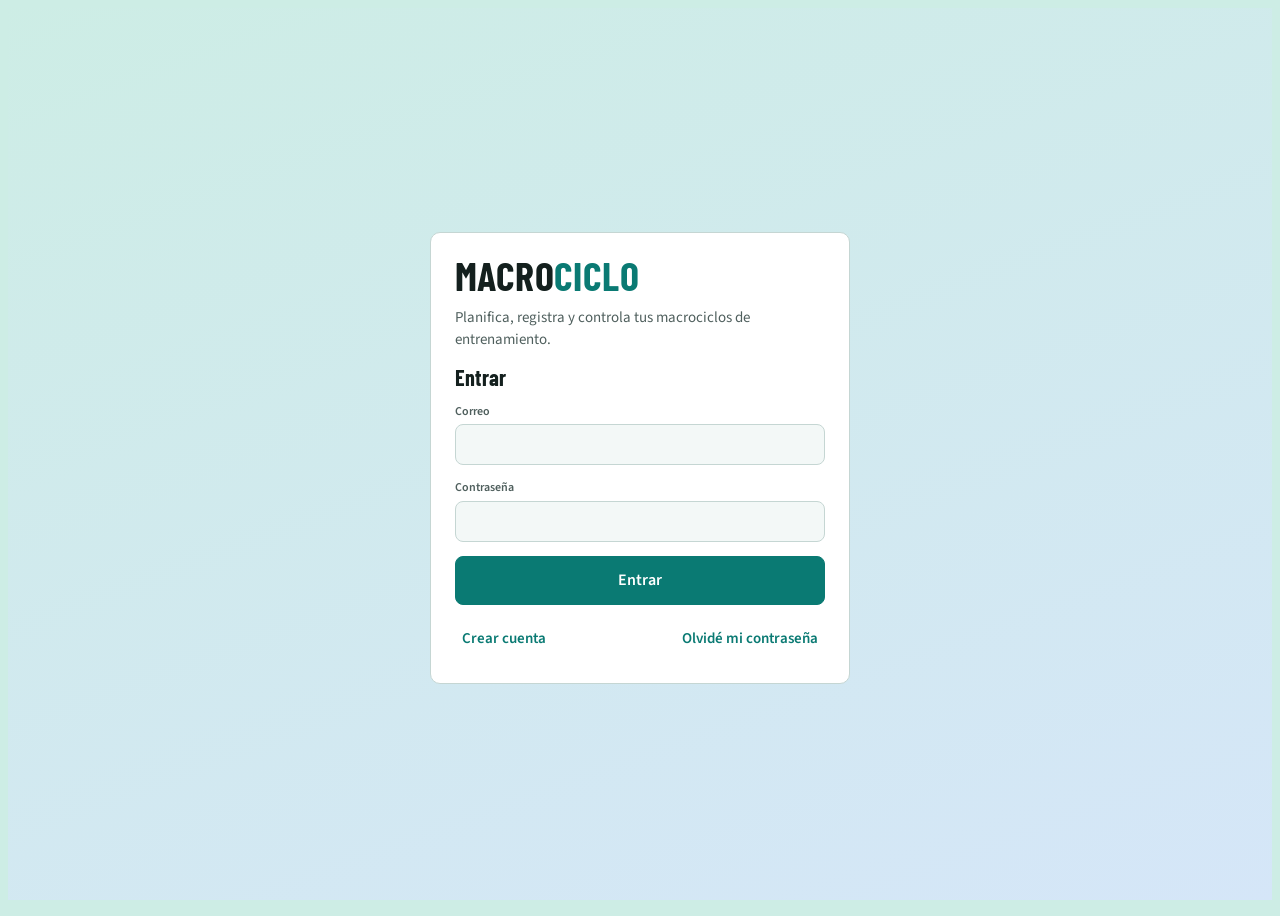
<file: index.html>
<!doctype html>
<html lang="es">
<head>
<meta charset="utf-8">
<meta name="viewport" content="width=device-width,initial-scale=1,viewport-fit=cover">
<link rel="manifest" href="manifest.webmanifest">
<link rel="icon" type="image/png" href="icons/favicon-32.png">
<link rel="apple-touch-icon" href="icons/apple-180.png">
<meta name="theme-color" content="#0A7A73">
<meta name="apple-mobile-web-app-capable" content="yes">
<meta name="mobile-web-app-capable" content="yes">
<meta name="apple-mobile-web-app-title" content="Macrociclo">
<title>Macrociclo</title>
<meta name="claude:viewport-fit-sides" content="cover">
<link rel="preconnect" href="https://fonts.googleapis.com">
<link rel="preconnect" href="https://fonts.gstatic.com" crossorigin>
<link rel="stylesheet" href="https://fonts.googleapis.com/css2?family=Barlow+Condensed:wght@500;600;700&family=Source+Sans+3:wght@400;600;700&display=swap">
<style>
[hidden]{display:none!important}
/* Layout: cuaderno de entrenamiento. Barra superior con el macrociclo activo, contenido en una columna de 1040px, navegación inferior en el teléfono. */
:root{
  --bg:#CDEDE5; --bg-2:#D5E6F8; --field:#F3F8F7; --surface:#FFFFFF; --surface-2:#E7EFEE; --ink:#14201E; --muted:#4F5F5D; --line:#C5D6D3;
  --accent:#0A7A73; --accent-soft:#D5ECE9; --accent-ink:#FFFFFF;
  --t-test:#6A4FD6; --t-load:#0A7A73; --t-deload:#3B8ED0; --t-trans:#8B9795;
  --ok:#2A8650; --warn:#B87C05; --crit:#C4413A;
  --ok-soft:#DDF0E4; --warn-soft:#F7EBCF; --crit-soft:#F6DEDB;
  --scrim:rgba(10,20,18,.45);
  --f-display:"Barlow Condensed","Arial Narrow",system-ui,sans-serif;
  --f-body:"Source Sans 3",system-ui,-apple-system,"Segoe UI",sans-serif;
  --r:10px;
}
@media (prefers-color-scheme: dark){ :root:not([data-theme="light"]){
  --bg:#0C1D1F; --bg-2:#111A2B; --field:#0F1918; --surface:#162323; --surface-2:#1F2D2C; --ink:#E4EDEB; --muted:#93A4A1; --line:#2B3B3A;
  --accent:#2DB8AE; --accent-soft:#183E3B; --accent-ink:#06201E;
  --t-test:#9D88F3; --t-load:#2DB8AE; --t-deload:#6DB3EA; --t-trans:#7C8A88;
  --ok:#4CC27F; --warn:#E3A73A; --crit:#EE6D62;
  --ok-soft:#173A27; --warn-soft:#3A2F14; --crit-soft:#3E1D1A; --scrim:rgba(0,0,0,.6); color-scheme:dark;
}}
:root[data-theme="dark"]{
  --bg:#0C1D1F; --bg-2:#111A2B; --field:#0F1918; --surface:#162323; --surface-2:#1F2D2C; --ink:#E4EDEB; --muted:#93A4A1; --line:#2B3B3A;
  --accent:#2DB8AE; --accent-soft:#183E3B; --accent-ink:#06201E;
  --t-test:#9D88F3; --t-load:#2DB8AE; --t-deload:#6DB3EA; --t-trans:#7C8A88;
  --ok:#4CC27F; --warn:#E3A73A; --crit:#EE6D62;
  --ok-soft:#173A27; --warn-soft:#3A2F14; --crit-soft:#3E1D1A; --scrim:rgba(0,0,0,.6); color-scheme:dark;
}
*{box-sizing:border-box}
html{background:var(--bg)}
body{background:linear-gradient(160deg,var(--bg) 0%,var(--bg-2) 100%) fixed;min-height:100vh}
body{color:var(--ink);font-family:var(--f-body);font-size:15px;line-height:1.45;font-variant-numeric:tabular-nums}
button,input,select,textarea{font:inherit;color:inherit}
h1,h2,h3{font-family:var(--f-display);font-weight:700;letter-spacing:.01em;line-height:1.1;margin:0;text-wrap:balance}
h1{font-size:28px} h2{font-size:22px} h3{font-size:18px}
p{margin:0}
a{color:var(--accent)}
:focus-visible{outline:2px solid var(--accent);outline-offset:2px}
.wrap{max-width:1040px;margin:0 auto;padding-left:max(16px,env(safe-area-inset-left,0px));padding-right:max(16px,env(safe-area-inset-right,0px))}
.top{position:sticky;top:env(safe-area-inset-top,0px);z-index:20;background:color-mix(in srgb,var(--bg) 82%,transparent);backdrop-filter:blur(10px);-webkit-backdrop-filter:blur(10px);border-bottom:1px solid var(--line)}
.top-in{padding-block:10px;display:flex;align-items:center;gap:10px;flex-wrap:wrap}
.brand{font-family:var(--f-display);font-weight:700;font-size:20px;letter-spacing:.02em;text-transform:uppercase;background:none;border:0;padding:0;cursor:pointer;text-align:left;min-width:0}
.brand small{display:block;font-family:var(--f-body);font-weight:400;font-size:12px;letter-spacing:0;text-transform:none;color:var(--muted);white-space:nowrap;overflow:hidden;text-overflow:ellipsis;max-width:60vw}
.top-r{margin-left:auto;display:flex;gap:8px;align-items:center}
.sync{font-size:12px;color:var(--muted);display:flex;align-items:center;gap:6px;white-space:nowrap}
.sync i{width:8px;height:8px;border-radius:50%;background:var(--t-trans);display:inline-block}
.sync.ok i{background:var(--ok)} .sync.saving i{background:var(--warn)} .sync.err i{background:var(--crit)}
.menu{position:relative}
.menu-list{position:absolute;right:0;top:calc(100% + 6px);background:var(--surface);border:1px solid var(--line);border-radius:var(--r);padding:6px;display:flex;flex-direction:column;min-width:200px;box-shadow:0 10px 30px rgba(0,0,0,.15);z-index:60}
.menu-list button{border:0;background:none;text-align:left;padding:9px 10px;border-radius:6px;cursor:pointer;font-weight:600}
.menu-list button:hover{background:var(--surface-2)}
.tabs{display:flex;gap:4px}
.tabs button{border:0;background:none;padding:8px 10px;border-radius:8px;cursor:pointer;color:var(--muted);font-weight:600;display:flex;align-items:center;gap:6px}
.tabs button[aria-current="true"]{background:var(--surface);color:var(--ink);box-shadow:0 0 0 1px var(--line)}
.tabs svg{width:18px;height:18px}
.top .tabs{order:3;width:100%;overflow-x:auto}
main{padding-block:18px 120px;display:flex;flex-direction:column;gap:18px}
.bottom{display:none}
@media (max-width:760px){
  .top .tabs{display:none}
  .bottom{display:flex;position:fixed;left:0;right:0;bottom:0;z-index:30;background:var(--surface);border-top:1px solid var(--line);padding-bottom:env(safe-area-inset-bottom,0px);padding-left:env(safe-area-inset-left,0px);padding-right:env(safe-area-inset-right,0px)}
  .bottom button{flex:1;flex-direction:column;gap:2px;font-size:11px;padding:8px 2px;border-radius:0;box-shadow:none!important;background:none!important}
  .bottom button[aria-current="true"]{color:var(--accent)}
  h1{font-size:24px}
  .sync span{display:none}
}
.card{background:var(--surface);border:1px solid var(--line);border-radius:var(--r);padding:16px;display:flex;flex-direction:column;gap:12px;min-width:0}
.card.flat{background:none;border:0;padding:0}
.row{display:flex;gap:10px;align-items:center;flex-wrap:wrap}
.between{justify-content:space-between}
.grid{display:grid;gap:12px;grid-template-columns:repeat(auto-fit,minmax(min(100%,280px),1fr))}
.muted{color:var(--muted)} .small{font-size:13px}
.eyebrow{font-size:12px;font-weight:700;letter-spacing:.08em;text-transform:uppercase;color:var(--muted)}
.kpis{display:grid;grid-template-columns:repeat(auto-fit,minmax(140px,1fr));gap:10px}
.kpi{background:var(--surface);border:1px solid var(--line);border-radius:var(--r);padding:12px 14px;display:flex;flex-direction:column;gap:2px;min-width:0}
.kpi b{font-family:var(--f-display);font-size:30px;font-weight:600;line-height:1}
.kpi span{font-size:12px;color:var(--muted)}
.help{position:relative}
.info{display:inline-flex;align-items:center;justify-content:center;width:18px;height:18px;margin-left:6px;vertical-align:2px;border-radius:50%;border:1.5px solid var(--accent);background:none;color:var(--accent);font:700 11px/1 var(--f-body);font-style:italic;cursor:help;padding:0}
.help-tip{position:fixed;z-index:60;left:12px;top:12px;width:min(380px,calc(100vw - 24px));background:var(--surface);color:var(--ink);border:1px solid var(--accent);border-radius:12px;padding:12px 14px;box-shadow:0 12px 32px rgba(8,40,36,.22);font:400 14px/1.45 var(--f-body);text-transform:none;letter-spacing:0;text-align:left;white-space:normal;opacity:0;visibility:hidden;transition:opacity .15s,visibility .15s;pointer-events:none}
.help-tip strong{display:block;font-family:var(--f-display);font-size:18px;font-weight:600;color:var(--accent);margin-bottom:4px}
.help-tip p{margin:6px 0 0}
@media (hover:hover){.help:hover .help-tip{opacity:1;visibility:visible}}
.help.open .help-tip{opacity:1;visibility:visible;pointer-events:auto}
.meter{display:flex;flex-direction:column;gap:6px}
.meter-top{display:flex;align-items:baseline;gap:6px}
.meter-top b{font-family:var(--f-display);font-size:34px;font-weight:600;line-height:1}
.meter-top span{color:var(--muted)}
.bar{height:10px;border-radius:6px;background:var(--surface-2);overflow:hidden}
.bar i{display:block;height:100%;background:var(--t-trans);border-radius:6px;transition:width .3s}
.meter.ok .bar i{background:var(--ok)} .meter.warn .bar i{background:var(--warn)} .meter.crit .bar i{background:var(--crit)}
.st-ok{color:var(--ok);font-weight:600} .st-warn{color:var(--warn);font-weight:600} .st-crit{color:var(--crit);font-weight:600}
td.clip{max-width:280px;white-space:nowrap;overflow:hidden;text-overflow:ellipsis}
.pill{display:inline-flex;align-items:center;gap:5px;font-size:12px;font-weight:700;padding:2px 9px;border-radius:999px;background:var(--surface-2);color:var(--muted);white-space:nowrap;font-family:var(--f-body);letter-spacing:0}
.pill.test{background:color-mix(in srgb,var(--t-test) 16%,transparent);color:var(--t-test)}
.pill.load{background:color-mix(in srgb,var(--t-load) 16%,transparent);color:var(--t-load)}
.pill.deload{background:color-mix(in srgb,var(--t-deload) 16%,transparent);color:var(--t-deload)}
.pill.trans{background:color-mix(in srgb,var(--t-trans) 20%,transparent);color:var(--t-trans)}
.pill.ok{background:var(--ok-soft);color:var(--ok)} .pill.warn{background:var(--warn-soft);color:var(--warn)} .pill.crit{background:var(--crit-soft);color:var(--crit)}
.btn{border:1px solid var(--line);background:var(--surface);border-radius:8px;padding:8px 14px;cursor:pointer;font-weight:600;display:inline-flex;align-items:center;gap:6px;justify-content:center;text-decoration:none;color:var(--ink)}
.btn:hover{border-color:var(--muted)}
.btn.primary{background:var(--accent);border-color:var(--accent);color:var(--accent-ink)}
.btn.ghost{background:none;border-color:transparent;color:var(--accent);padding-inline:6px}
.btn.danger{color:var(--crit)}
.btn.sm{padding:4px 10px;font-size:13px}
.btn.lg{padding:12px 20px;font-size:16px}
.btn:disabled{opacity:.45;cursor:default}
label.f{display:flex;flex-direction:column;gap:4px;font-size:12px;color:var(--muted);font-weight:600;min-width:0}
input[type=number],input[type=text],input[type=date],input[type=email],input[type=password],input[type=search],select,textarea{background:var(--field);border:1px solid var(--line);border-radius:8px;padding:8px 10px;width:100%;min-width:0;font-size:16px;color:var(--ink)}
textarea{min-height:70px;resize:vertical}
input:focus,select:focus,textarea:focus{border-color:var(--accent);outline:none;box-shadow:0 0 0 3px var(--accent-soft)}
.fields{display:grid;gap:10px;grid-template-columns:repeat(auto-fit,minmax(130px,1fr))}
.chips{display:flex;flex-wrap:wrap;gap:4px}
.chip{min-width:34px;height:34px;border-radius:8px;border:1px solid var(--line);background:var(--field);cursor:pointer;font-weight:700;font-family:var(--f-display);font-size:17px;padding:0 8px}
.chip.txt{font-family:var(--f-body);font-size:14px;font-weight:600}
.chip[aria-pressed="true"]{background:var(--accent);border-color:var(--accent);color:var(--accent-ink)}
.tbl-wrap{overflow-x:auto;border:1px solid var(--line);border-radius:var(--r);background:var(--surface)}
table{border-collapse:collapse;width:100%;font-size:14px}
th,td{padding:7px 10px;text-align:left;border-bottom:1px solid var(--line);white-space:nowrap}
th{font-size:12px;color:var(--muted);font-weight:700;background:var(--surface-2)}
td.num,th.num{text-align:right}
tr:last-child td{border-bottom:0}
tr.cur td{background:var(--accent-soft)}
td input[type=number],td input[type=text]{padding:5px 7px;font-size:15px;min-width:64px}
td.wrap-txt{white-space:normal;min-width:200px}
.hero{display:flex;flex-direction:column;gap:6px}
.hero .big{font-family:var(--f-display);font-size:44px;font-weight:700;line-height:.95}
.hero .big em{font-style:normal;color:var(--accent)}
.strip{display:grid;grid-template-columns:repeat(auto-fit,minmax(110px,1fr));gap:8px}
.slot{border:1px solid var(--line);border-radius:var(--r);padding:10px;background:var(--surface);cursor:pointer;text-align:left;display:flex;flex-direction:column;gap:4px;min-width:0}
.slot b{font-family:var(--f-display);font-size:22px}
.slot.today{border-color:var(--accent);box-shadow:0 0 0 1px var(--accent)}
.exlist{display:flex;flex-direction:column}
.exlist div{display:flex;justify-content:space-between;gap:10px;padding:6px 0;border-bottom:1px dashed var(--line)}
.exlist div:last-child{border-bottom:0}
.exlist span:last-child{color:var(--muted);white-space:nowrap}
.ex{border-left:4px solid var(--line)}
.ex.done{border-left-color:var(--ok)}
.ex-head{display:flex;justify-content:space-between;gap:10px;align-items:flex-start}
.ex-name{font-family:var(--f-display);font-size:21px;font-weight:700;line-height:1.1}
.planline{display:flex;flex-wrap:wrap;gap:6px 14px;font-size:14px}
.planline b{font-family:var(--f-display);font-size:18px}
.calc{font-size:13px;color:var(--muted);display:flex;gap:14px;flex-wrap:wrap}
.calc b{color:var(--ink)}
.sets{display:flex;flex-direction:column;gap:6px}
.setrow{display:grid;grid-template-columns:42px minmax(0,1fr) minmax(0,1fr) minmax(0,1fr) 40px;gap:6px;align-items:center}
.setrow .n{font-family:var(--f-display);font-size:18px;color:var(--muted);text-align:center}
.setrow input{padding:7px 8px}
.setrow.head{font-size:11px;font-weight:700;color:var(--muted);text-transform:uppercase;letter-spacing:.05em}
.setrow.done .n{color:var(--ok)}
.tick{width:40px;height:38px;border-radius:8px;border:1px solid var(--line);background:var(--field);cursor:pointer;font-weight:700;color:var(--muted)}
.tick[aria-pressed="true"]{background:var(--ok);border-color:var(--ok);color:#fff}
details summary{cursor:pointer;color:var(--accent);font-weight:600;font-size:14px}
details[open] summary{margin-bottom:6px}
.periodo svg{display:block;width:100%;height:auto}
.legend{display:flex;gap:14px;flex-wrap:wrap;font-size:12px;color:var(--muted)}
.legend i{display:inline-block;width:10px;height:10px;border-radius:2px;margin-right:5px;vertical-align:-1px}
.chart{width:100%;min-height:150px}
.chart svg{display:block}
.chart text,.periodo text{font-family:var(--f-body);font-size:11px;fill:var(--muted)}
.seg{display:flex;gap:4px;flex-wrap:wrap}
.seg button{border:1px solid var(--line);background:var(--surface);padding:6px 12px;border-radius:999px;cursor:pointer;font-weight:600;font-size:13px}
.seg button[aria-pressed="true"]{background:var(--ink);color:var(--bg);border-color:var(--ink)}
.timer{position:fixed;left:50%;transform:translateX(-50%);bottom:calc(16px + env(safe-area-inset-bottom,0px));z-index:40;background:var(--ink);color:var(--bg);border-radius:14px;padding:10px 12px 10px 16px;display:flex;gap:10px;align-items:center;box-shadow:0 8px 24px rgba(0,0,0,.25)}
.timer b{font-family:var(--f-display);font-size:30px;min-width:70px}
.timer button{white-space:nowrap;background:none;border:1px solid color-mix(in srgb,var(--bg) 40%,transparent);color:var(--bg);border-radius:8px;padding:5px 10px;cursor:pointer;font-weight:600}
.timer.end{background:var(--accent);color:var(--accent-ink)}
@media (max-width:760px){.timer{bottom:calc(70px + env(safe-area-inset-bottom,0px))}}
.toast{position:fixed;top:calc(12px + env(safe-area-inset-top,0px));left:50%;transform:translateX(-50%);z-index:80;background:var(--ink);color:var(--bg);padding:8px 14px;border-radius:8px;font-size:14px;max-width:calc(100% - 32px)}
.note{background:var(--surface-2);border-radius:8px;padding:10px 12px;font-size:14px}
.alert{border-radius:8px;padding:10px 12px;font-size:14px;font-weight:600}
.alert.ok{background:var(--ok-soft);color:var(--ok)} .alert.warn{background:var(--warn-soft);color:var(--warn)} .alert.crit{background:var(--crit-soft);color:var(--crit)} .alert.info{background:var(--surface-2);color:var(--muted)}
.bar{height:6px;border-radius:3px;background:var(--surface-2);overflow:hidden;min-width:60px}
.bar i{display:block;height:100%;background:var(--accent)}
.editrow{display:grid;grid-template-columns:minmax(150px,2.4fr) repeat(5,minmax(58px,.8fr)) minmax(70px,1fr) auto;gap:6px;align-items:end;padding:8px 0;border-bottom:1px dashed var(--line)}
.editrow .wide{grid-column:1 / -2}
.editrow label.f{font-size:11px}
.editrow input,.editrow select{padding:6px 7px;font-size:15px}
.expick{border:1px solid var(--line);background:var(--field);border-radius:8px;padding:6px 8px;text-align:left;cursor:pointer;font-weight:600;width:100%;min-height:36px;overflow:hidden;text-overflow:ellipsis;white-space:nowrap}
@media (max-width:760px){.editrow{grid-template-columns:repeat(3,minmax(0,1fr))}.editrow .exsel{grid-column:1 / -1}.editrow .wide{grid-column:1 / -1}.editrow .acts{grid-column:1 / -1;justify-content:flex-end}}
.acts{display:flex;gap:2px;flex-wrap:wrap}
.icon-btn{border:1px solid var(--line);background:var(--surface);min-width:32px;height:32px;border-radius:8px;cursor:pointer;display:inline-flex;align-items:center;justify-content:center;color:var(--muted);padding:0 6px}
.icon-btn:hover{color:var(--ink)}
.lvl{font-family:var(--f-display);letter-spacing:2px;color:var(--accent)}
.empty{color:var(--muted);font-size:14px;padding:6px 0}
dl.kv{display:grid;grid-template-columns:minmax(110px,auto) 1fr;gap:6px 14px;margin:0;font-size:14px}
dl.kv dt{color:var(--muted);font-weight:600}
dl.kv dd{margin:0}
.modal{position:fixed;inset:0;z-index:70;background:var(--scrim);display:flex;align-items:flex-end;justify-content:center;padding-top:env(safe-area-inset-top,0px)}
.sheet{background:var(--field);width:min(760px,100%);max-height:88vh;border-radius:16px 16px 0 0;display:flex;flex-direction:column;overflow:hidden;padding-bottom:env(safe-area-inset-bottom,0px)}
@media (min-width:761px){.modal{align-items:center}.sheet{border-radius:16px;max-height:84vh}}
.sheet-h{padding:14px 16px;border-bottom:1px solid var(--line);display:flex;flex-direction:column;gap:10px;background:var(--surface)}
.sheet-b{overflow:auto;padding:12px 16px 20px;display:flex;flex-direction:column;gap:8px}
.pick{display:flex;justify-content:space-between;gap:10px;align-items:center;padding:10px 12px;border:1px solid var(--line);border-radius:8px;background:var(--surface);cursor:pointer;text-align:left;width:100%}
.pick:hover{border-color:var(--accent)}
.pick b{font-weight:700}
.auth{min-height:100vh;display:grid;place-items:center;padding-block:24px;padding-left:max(16px,env(safe-area-inset-left,0px));padding-right:max(16px,env(safe-area-inset-right,0px))}
.auth .card{width:min(420px,100%);gap:14px;padding:24px}
.auth .logo{font-family:var(--f-display);font-size:40px;font-weight:700;text-transform:uppercase;line-height:.9;letter-spacing:.01em}
.auth .logo em{font-style:normal;color:var(--accent)}
.steps{display:flex;gap:6px;flex-wrap:wrap}
.steps span{font-size:12px;font-weight:700;padding:4px 10px;border-radius:999px;background:var(--surface-2);color:var(--muted)}
.steps span.on{background:var(--accent);color:var(--accent-ink)}
.optcard{border:1px solid var(--line);border-radius:var(--r);padding:12px 14px;background:var(--surface);cursor:pointer;text-align:left;display:flex;flex-direction:column;gap:4px}
.optcard[aria-pressed="true"]{border-color:var(--accent);box-shadow:0 0 0 2px var(--accent);background:var(--accent-soft)}
.optcard b{font-family:var(--f-display);font-size:19px}
.macrocard{cursor:pointer}
.prog{height:8px;border-radius:4px;background:var(--surface-2);overflow:hidden}
.prog i{display:block;height:100%;background:var(--accent)}
@media (prefers-reduced-motion:reduce){*{transition:none!important;animation:none!important}}
.exdet{display:grid;gap:16px;grid-template-columns:repeat(auto-fit,minmax(min(100%,260px),1fr));align-items:start}
.exfig{margin:0}
.exanim{display:block;width:100%;max-width:380px;height:auto;margin:0 auto;color:var(--ink);background:var(--surface-2);border-radius:var(--r)}
.exfig figcaption{margin-top:8px;display:grid;gap:6px}
.mlegend{display:flex;flex-wrap:wrap;gap:6px}
.bodymap{display:block;width:100%;max-width:240px;height:auto;margin:4px auto 0;color:var(--ink)}
.mchip{display:inline-flex;align-items:center;gap:6px;font-size:13px;padding:2px 9px;border:1px solid var(--line);border-radius:99px;background:var(--surface)}
.mchip i,.mdot{width:10px;height:10px;border-radius:50%;display:inline-block;flex:none;vertical-align:-1px}
</style>
</head>
<body>
<div id="app"></div>
<div id="modal" class="modal" hidden></div>
<div id="timer" class="timer" hidden></div>
<div id="toast" class="toast" hidden></div>
<input type="file" id="fileIn" accept="application/json,.json" hidden>

<script src="vendor/supabase.js"></script>
<script>window.supabase || document.write('<script src="https://cdn.jsdelivr.net/npm/@supabase/supabase-js@2.45.4/dist/umd/supabase.js"><\/script>')</script>
<script>
window.APP_CONFIG = {"supabaseUrl": "https://bquxfhbuspaykcpacefa.supabase.co", "supabaseKey": "eyJhbGciOiJIUzI1NiIsInR5cCI6IkpXVCJ9.eyJpc3MiOiJzdXBhYmFzZSIsInJlZiI6ImJxdXhmaGJ1c3BheWtjcGFjZWZhIiwicm9sZSI6ImFub24iLCJpYXQiOjE3OTIwMjcyODgsImV4cCI6MjEwNzYwMzI4OH0.mFgpvzLQp44NT7dk3FC3w7KnSGRkNIS2inCGowRe0r0"};
window.V1_DATA = {"weeks":[[0,0,"Preparatoria general","Test","Evaluación inicial y aprendizaje técnico"],[1,1,"Preparatoria general","Carga","Carga progresiva 1/3: sube reps o tiempo respecto a la semana anterior"],[2,1,"Preparatoria general","Carga","Carga progresiva 2/3: sube reps o tiempo respecto a la semana anterior"],[3,1,"Preparatoria general","Carga","Carga progresiva 3/3: sube reps o tiempo respecto a la semana anterior"],[4,1,"Preparatoria general","Descarga","Descarga: -40% de series, RPE 5, priorizar técnica y recuperación"],[5,2,"Preparatoria general","Carga","Carga progresiva 1/3: sube reps o tiempo respecto a la semana anterior"],[6,2,"Preparatoria general","Carga","Carga progresiva 2/3: sube reps o tiempo respecto a la semana anterior"],[7,2,"Preparatoria general","Carga","Carga progresiva 3/3: sube reps o tiempo respecto a la semana anterior"],[8,2,"Preparatoria general","Descarga + Test","Descarga (-40% volumen) y re-test para medir avances"],[9,3,"Preparatoria específica","Carga","Carga progresiva 1/3: sube reps o tiempo respecto a la semana anterior"],[10,3,"Preparatoria específica","Carga","Carga progresiva 2/3: sube reps o tiempo respecto a la semana anterior"],[11,3,"Preparatoria específica","Carga","Carga progresiva 3/3: sube reps o tiempo respecto a la semana anterior"],[12,3,"Preparatoria específica","Descarga","Descarga: -40% de series, RPE 5, priorizar técnica y recuperación"],[13,4,"Preparatoria específica","Carga","Carga progresiva 1/3: sube reps o tiempo respecto a la semana anterior"],[14,4,"Preparatoria específica","Carga","Carga progresiva 2/3: sube reps o tiempo respecto a la semana anterior"],[15,4,"Preparatoria específica","Carga","Carga progresiva 3/3: sube reps o tiempo respecto a la semana anterior"],[16,4,"Preparatoria específica","Descarga + Test","Descarga (-40% volumen) y re-test para medir avances"],[17,5,"Realización","Carga","Carga progresiva 1/3: sube reps o tiempo respecto a la semana anterior"],[18,5,"Realización","Carga","Carga progresiva 2/3: sube reps o tiempo respecto a la semana anterior"],[19,5,"Realización","Carga","Carga progresiva 3/3: sube reps o tiempo respecto a la semana anterior"],[20,5,"Realización","Descarga","Descarga: -40% de series, RPE 5, priorizar técnica y recuperación"],[21,6,"Realización","Carga","Carga progresiva 1/3: sube reps o tiempo respecto a la semana anterior"],[22,6,"Realización","Carga","Carga progresiva 2/3: sube reps o tiempo respecto a la semana anterior"],[23,6,"Realización","Carga","Carga progresiva 3/3: sube reps o tiempo respecto a la semana anterior"],[24,6,"Realización","Test final","Test final del macrociclo"],[25,7,"Transición","Transición","Descanso activo, movilidad, otras actividades"],[26,7,"Transición","Transición","Descanso activo, movilidad, otras actividades"]],"mesos":[[0,"Evaluación inicial","0","Preparatoria general","Medir el punto de partida (fuerza, resistencia, core, composición corporal).","Máximo","3 min","10","Batería de tests + sesión de técnica.","Completar todos los tests con buena técnica."],[1,"Adaptación anatómica","1-4","Preparatoria general","Preparar tendones y articulaciones, aprender técnica, crear hábito.","8-15 / 15-30 s","60-90 s","6-8","Progresión de repeticiones, tempo lento (3 s bajando), regresiones.","Completar el rango alto con RPE ≤ 8 en todas las series."],[2,"Hipertrofia / fuerza-resistencia I","5-8","Preparatoria general","Ganar masa muscular y primeras dominadas estrictas.","6-12","90 s","7-9","Negativas, dominadas asistidas, doble progresión.","3 dominadas estrictas y 15 flexiones seguidas."],[3,"Hipertrofia II","9-12","Preparatoria específica","Más volumen en dominadas y fondos, piernas unilaterales.","4-12","90-120 s","7-9","Series por patrón, progresiones a una pierna, L-sit.","3x5 dominadas y 3x6 fondos en paralelas."],[4,"Fuerza","13-16","Preparatoria específica","Fuerza relativa: menos reps, más dificultad.","3-6","150 s","7-9","Variantes más difíciles, descansos largos, pino contra pared.","3x8 dominadas estrictas (para empezar lastre)."],[5,"Fuerza máxima + habilidades","17-20","Realización","Lastre y variantes unilaterales.","3-6","180 s","7-9","Lastre progresivo, arquero, pseudo planche.","Subir lastre 2,5 kg cuando completes todas las series."],[6,"Realización / pico","21-24","Realización","Expresar el máximo rendimiento y consolidar.","2-5","180 s","8-9","Volumen bajo, intensidad alta, test final semana 24.","Mejorar los tests respecto a la semana 16."],[7,"Transición","25-26","Transición","Recuperación activa antes del siguiente macrociclo.","10-15","60 s","5","Volumen e intensidad bajos, movilidad, otras actividades.","Llegar descansado al siguiente macrociclo."]],"plan":{"0-A":{"t":"Test","items":[["Dead hang",1,null,null,180,"MÁX",10,"1 serie al máximo con técnica estricta."],["Dominada prona",1,null,null,180,"MÁX",10,"1 serie al máximo con técnica estricta."],["Remo australiano",1,null,null,180,"MÁX",10,"1 serie al máximo con técnica estricta."],["Flexión",1,null,null,180,"MÁX",10,"1 serie al máximo con técnica estricta."],["Fondos en paralelas",1,null,null,180,"MÁX",10,"1 serie al máximo con técnica estricta."]]},"0-B":{"t":"Test","items":[["Sentadilla aire",1,null,null,180,"MÁX",10,"1 serie al máximo con técnica estricta."],["Sentadilla búlgara",1,null,null,180,"MÁX",10,"1 serie al máximo con técnica estricta."],["Plancha",1,null,null,180,"MÁX",10,"1 serie al máximo con técnica estricta."],["Hollow body hold",1,null,null,180,"MÁX",10,"1 serie al máximo con técnica estricta."],["Elevación de rodillas colgado",1,null,null,180,"MÁX",10,"1 serie al máximo con técnica estricta."]]},"0-C":{"t":"Técnica","items":[["Remo australiano",2,8,null,90,"3-1-1-0",5,"Ritmo cómodo, foco en la técnica"],["Flexión",2,5,null,90,"3-1-1-0",5,"Ritmo cómodo, foco en la técnica"],["Sentadilla búlgara",2,6,null,90,"3-1-1-0",5,"Ritmo cómodo, foco en la técnica"],["Elevación de gemelos",2,10,null,90,"3-1-1-0",5,"Ritmo cómodo, foco en la técnica"],["Elevación de rodillas colgado",2,6,null,60,"3-1-1-0",5,"Ritmo cómodo, foco en la técnica"],["Plancha lateral",2,15,null,60,"3-1-1-0",5,"Ritmo cómodo, foco en la técnica"]]},"1-A":{"t":"Carga","items":[["Dead hang",3,20,null,60,"3-1-1-0",6,""],["Remo australiano",3,8,null,90,"3-1-1-0",6,""],["Flexión inclinada",3,8,null,90,"3-1-1-0",6,""],["Sentadilla aire",3,12,null,90,"3-1-1-0",6,""],["Puente glúteo",3,12,null,90,"3-1-1-0",6,""],["Plancha",3,20,null,60,"3-1-1-0",6,""]]},"1-B":{"t":"Carga","items":[["Retracción escapular en barra",3,6,null,90,"3-1-1-0",6,""],["Dominada negativa",3,3,null,90,"5-0-X-0",6,""],["Fondos en banco",3,8,null,90,"3-1-1-0",6,""],["Zancada alterna",3,8,null,90,"3-1-1-0",6,""],["Dead bug",3,8,null,60,"3-1-1-0",6,""],["Hollow body hold",3,15,null,60,"3-1-1-0",6,""]]},"1-C":{"t":"Carga","items":[["Remo australiano",3,8,null,90,"3-1-1-0",6,""],["Flexión",3,5,null,90,"3-1-1-0",6,""],["Sentadilla búlgara",3,6,null,90,"3-1-1-0",6,""],["Elevación de gemelos",3,10,null,90,"3-1-1-0",6,""],["Elevación de rodillas colgado",3,6,null,60,"3-1-1-0",6,""],["Plancha lateral",3,15,null,60,"3-1-1-0",6,""]]},"2-A":{"t":"Carga","items":[["Dead hang",3,25,null,60,"3-1-1-0",7,""],["Remo australiano",3,9,null,90,"3-1-1-0",7,""],["Flexión inclinada",3,9,null,90,"3-1-1-0",7,""],["Sentadilla aire",3,13,null,90,"3-1-1-0",7,""],["Puente glúteo",3,13,null,90,"3-1-1-0",7,""],["Plancha",3,25,null,60,"3-1-1-0",7,""]]},"2-B":{"t":"Carga","items":[["Retracción escapular en barra",3,7,null,90,"3-1-1-0",7,""],["Dominada negativa",3,4,null,90,"5-0-X-0",7,""],["Fondos en banco",3,9,null,90,"3-1-1-0",7,""],["Zancada alterna",3,9,null,90,"3-1-1-0",7,""],["Dead bug",3,9,null,60,"3-1-1-0",7,""],["Hollow body hold",3,20,null,60,"3-1-1-0",7,""]]},"2-C":{"t":"Carga","items":[["Remo australiano",3,9,null,90,"3-1-1-0",7,""],["Flexión",3,6,null,90,"3-1-1-0",7,""],["Sentadilla búlgara",3,7,null,90,"3-1-1-0",7,""],["Elevación de gemelos",3,11,null,90,"3-1-1-0",7,""],["Elevación de rodillas colgado",3,7,null,60,"3-1-1-0",7,""],["Plancha lateral",3,20,null,60,"3-1-1-0",7,""]]},"3-A":{"t":"Carga","items":[["Dead hang",3,30,null,60,"3-1-1-0",8,""],["Remo australiano",3,10,null,90,"3-1-1-0",8,""],["Flexión inclinada",3,10,null,90,"3-1-1-0",8,""],["Sentadilla aire",3,14,null,90,"3-1-1-0",8,""],["Puente glúteo",3,14,null,90,"3-1-1-0",8,""],["Plancha",3,30,null,60,"3-1-1-0",8,""]]},"3-B":{"t":"Carga","items":[["Retracción escapular en barra",3,8,null,90,"3-1-1-0",8,""],["Dominada negativa",3,5,null,90,"5-0-X-0",8,""],["Fondos en banco",3,10,null,90,"3-1-1-0",8,""],["Zancada alterna",3,10,null,90,"3-1-1-0",8,""],["Dead bug",3,10,null,60,"3-1-1-0",8,""],["Hollow body hold",3,25,null,60,"3-1-1-0",8,""]]},"3-C":{"t":"Carga","items":[["Remo australiano",3,10,null,90,"3-1-1-0",8,""],["Flexión",3,7,null,90,"3-1-1-0",8,""],["Sentadilla búlgara",3,8,null,90,"3-1-1-0",8,""],["Elevación de gemelos",3,12,null,90,"3-1-1-0",8,""],["Elevación de rodillas colgado",3,8,null,60,"3-1-1-0",8,""],["Plancha lateral",3,25,null,60,"3-1-1-0",8,""]]},"4-A":{"t":"Descarga","items":[["Dead hang",2,20,null,60,"3-1-1-0",5,"Descarga: no llegues al fallo"],["Remo australiano",2,8,null,90,"3-1-1-0",5,"Descarga: no llegues al fallo"],["Flexión inclinada",2,8,null,90,"3-1-1-0",5,"Descarga: no llegues al fallo"],["Sentadilla aire",2,12,null,90,"3-1-1-0",5,"Descarga: no llegues al fallo"],["Puente glúteo",2,12,null,90,"3-1-1-0",5,"Descarga: no llegues al fallo"],["Plancha",2,20,null,60,"3-1-1-0",5,"Descarga: no llegues al fallo"]]},"4-B":{"t":"Descarga","items":[["Retracción escapular en barra",2,6,null,90,"3-1-1-0",5,"Descarga: no llegues al fallo"],["Dominada negativa",2,3,null,90,"5-0-X-0",5,"Descarga: no llegues al fallo"],["Fondos en banco",2,8,null,90,"3-1-1-0",5,"Descarga: no llegues al fallo"],["Zancada alterna",2,8,null,90,"3-1-1-0",5,"Descarga: no llegues al fallo"],["Dead bug",2,8,null,60,"3-1-1-0",5,"Descarga: no llegues al fallo"],["Hollow body hold",2,15,null,60,"3-1-1-0",5,"Descarga: no llegues al fallo"]]},"4-C":{"t":"Descarga","items":[["Remo australiano",2,8,null,90,"3-1-1-0",5,"Descarga: no llegues al fallo"],["Flexión",2,5,null,90,"3-1-1-0",5,"Descarga: no llegues al fallo"],["Sentadilla búlgara",2,6,null,90,"3-1-1-0",5,"Descarga: no llegues al fallo"],["Elevación de gemelos",2,10,null,90,"3-1-1-0",5,"Descarga: no llegues al fallo"],["Elevación de rodillas colgado",2,6,null,60,"3-1-1-0",5,"Descarga: no llegues al fallo"],["Plancha lateral",2,15,null,60,"3-1-1-0",5,"Descarga: no llegues al fallo"]]},"5-A":{"t":"Carga","items":[["Dominada negativa",4,4,null,90,"5-0-X-0",7,""],["Remo australiano",4,10,null,90,"3-0-1-0",7,""],["Flexión",4,6,null,90,"3-0-1-0",7,""],["Sentadilla búlgara",3,8,null,90,"3-0-1-0",7,""],["Puente glúteo unilateral",3,10,null,90,"3-0-1-0",7,""],["Plancha",3,30,null,60,"3-0-1-0",7,""]]},"5-B":{"t":"Carga","items":[["Dominada con banda",4,5,null,90,"3-0-1-0",7,""],["Fondos negativos",3,4,null,90,"5-0-X-0",7,""],["Flexión pike",3,6,null,90,"3-0-1-0",7,""],["Sentadilla aire",3,15,null,90,"3-0-1-0",7,""],["Nordic curl negativo",3,3,null,90,"5-0-X-0",7,""],["Hollow body hold",3,20,null,60,"3-0-1-0",7,""]]},"5-C":{"t":"Carga","items":[["Chin-up supina",4,2,null,90,"3-0-1-0",7,""],["Flexión diamante",3,6,null,90,"3-0-1-0",7,""],["Remo australiano",3,10,null,90,"3-0-1-0",7,""],["Zancada alterna",3,10,null,90,"3-0-1-0",7,""],["Elevación de rodillas colgado",3,8,null,60,"3-0-1-0",7,""],["Plancha lateral",3,20,null,60,"3-0-1-0",7,""]]},"6-A":{"t":"Carga","items":[["Dominada negativa",4,5,null,90,"5-0-X-0",8,""],["Remo australiano",4,11,null,90,"3-0-1-0",8,""],["Flexión",4,7,null,90,"3-0-1-0",8,""],["Sentadilla búlgara",3,9,null,90,"3-0-1-0",8,""],["Puente glúteo unilateral",3,11,null,90,"3-0-1-0",8,""],["Plancha",3,35,null,60,"3-0-1-0",8,""]]},"6-B":{"t":"Carga","items":[["Dominada con banda",4,6,null,90,"3-0-1-0",8,""],["Fondos negativos",3,5,null,90,"5-0-X-0",8,""],["Flexión pike",3,7,null,90,"3-0-1-0",8,""],["Sentadilla aire",3,16,null,90,"3-0-1-0",8,""],["Nordic curl negativo",3,4,null,90,"5-0-X-0",8,""],["Hollow body hold",3,25,null,60,"3-0-1-0",8,""]]},"6-C":{"t":"Carga","items":[["Chin-up supina",4,3,null,90,"3-0-1-0",8,""],["Flexión diamante",3,7,null,90,"3-0-1-0",8,""],["Remo australiano",3,11,null,90,"3-0-1-0",8,""],["Zancada alterna",3,11,null,90,"3-0-1-0",8,""],["Elevación de rodillas colgado",3,9,null,60,"3-0-1-0",8,""],["Plancha lateral",3,25,null,60,"3-0-1-0",8,""]]},"7-A":{"t":"Carga","items":[["Dominada negativa",4,6,null,90,"5-0-X-0",9,""],["Remo australiano",4,12,null,90,"3-0-1-0",9,""],["Flexión",4,8,null,90,"3-0-1-0",9,""],["Sentadilla búlgara",3,10,null,90,"3-0-1-0",9,""],["Puente glúteo unilateral",3,12,null,90,"3-0-1-0",9,""],["Plancha",3,40,null,60,"3-0-1-0",9,""]]},"7-B":{"t":"Carga","items":[["Dominada con banda",4,7,null,90,"3-0-1-0",9,""],["Fondos negativos",3,6,null,90,"5-0-X-0",9,""],["Flexión pike",3,8,null,90,"3-0-1-0",9,""],["Sentadilla aire",3,17,null,90,"3-0-1-0",9,""],["Nordic curl negativo",3,5,null,90,"5-0-X-0",9,""],["Hollow body hold",3,30,null,60,"3-0-1-0",9,""]]},"7-C":{"t":"Carga","items":[["Chin-up supina",4,4,null,90,"3-0-1-0",9,""],["Flexión diamante",3,8,null,90,"3-0-1-0",9,""],["Remo australiano",3,12,null,90,"3-0-1-0",9,""],["Zancada alterna",3,12,null,90,"3-0-1-0",9,""],["Elevación de rodillas colgado",3,10,null,60,"3-0-1-0",9,""],["Plancha lateral",3,30,null,60,"3-0-1-0",9,""]]},"8-A":{"t":"Test","items":[["Dead hang",1,null,null,180,"MÁX",10,"1 serie al máximo con técnica estricta."],["Dominada prona",1,null,null,180,"MÁX",10,"1 serie al máximo con técnica estricta."],["Remo australiano",1,null,null,180,"MÁX",10,"1 serie al máximo con técnica estricta."],["Flexión",1,null,null,180,"MÁX",10,"1 serie al máximo con técnica estricta."],["Fondos en paralelas",1,null,null,180,"MÁX",10,"1 serie al máximo con técnica estricta."]]},"8-B":{"t":"Test","items":[["Sentadilla aire",1,null,null,180,"MÁX",10,"1 serie al máximo con técnica estricta."],["Sentadilla búlgara",1,null,null,180,"MÁX",10,"1 serie al máximo con técnica estricta."],["Plancha",1,null,null,180,"MÁX",10,"1 serie al máximo con técnica estricta."],["Hollow body hold",1,null,null,180,"MÁX",10,"1 serie al máximo con técnica estricta."],["Elevación de rodillas colgado",1,null,null,180,"MÁX",10,"1 serie al máximo con técnica estricta."]]},"8-C":{"t":"Descarga","items":[["Chin-up supina",2,2,null,90,"3-0-1-0",5,"Descarga: no llegues al fallo"],["Flexión diamante",2,6,null,90,"3-0-1-0",5,"Descarga: no llegues al fallo"],["Remo australiano",2,10,null,90,"3-0-1-0",5,"Descarga: no llegues al fallo"],["Zancada alterna",2,10,null,90,"3-0-1-0",5,"Descarga: no llegues al fallo"],["Elevación de rodillas colgado",2,8,null,60,"3-0-1-0",5,"Descarga: no llegues al fallo"],["Plancha lateral",2,20,null,60,"3-0-1-0",5,"Descarga: no llegues al fallo"]]},"9-A":{"t":"Carga","items":[["Dominada prona",4,3,null,120,"2-0-1-0",7,""],["Remo australiano",4,12,null,120,"2-0-1-0",7,""],["Fondos en paralelas",4,4,null,120,"2-0-1-0",7,""],["Sentadilla búlgara",4,8,null,120,"2-0-1-0",7,""],["Elevación de gemelos",3,12,null,120,"2-0-1-0",7,""],["Hollow body hold",3,25,null,60,"2-0-1-0",7,""]]},"9-B":{"t":"Carga","items":[["Chin-up supina",4,4,null,120,"2-0-1-0",7,""],["Flexión declinada",4,8,null,120,"2-0-1-0",7,""],["Flexión pike",3,8,null,120,"2-0-1-0",7,""],["Sentadilla pistol asistida",3,5,null,120,"2-0-1-0",7,""],["Nordic curl negativo",3,4,null,120,"5-0-X-0",7,""],["L-sit tuck en paralelas",4,10,null,60,"2-0-1-0",7,""]]},"9-C":{"t":"Carga","items":[["Dominada negativa",3,5,null,120,"5-0-X-0",7,""],["Flexión",4,10,null,120,"2-0-1-0",7,""],["Fondos en paralelas",3,5,null,120,"2-0-1-0",7,""],["Sentadilla cosaca",3,6,null,120,"2-0-1-0",7,""],["Puente glúteo unilateral",3,12,null,120,"2-0-1-0",7,""],["Elevación de piernas colgado",3,6,null,60,"2-0-1-0",7,""]]},"10-A":{"t":"Carga","items":[["Dominada prona",4,4,null,120,"2-0-1-0",8,""],["Remo australiano",4,13,null,120,"2-0-1-0",8,""],["Fondos en paralelas",4,5,null,120,"2-0-1-0",8,""],["Sentadilla búlgara",4,9,null,120,"2-0-1-0",8,""],["Elevación de gemelos",3,13,null,120,"2-0-1-0",8,""],["Hollow body hold",3,30,null,60,"2-0-1-0",8,""]]},"10-B":{"t":"Carga","items":[["Chin-up supina",4,5,null,120,"2-0-1-0",8,""],["Flexión declinada",4,9,null,120,"2-0-1-0",8,""],["Flexión pike",3,9,null,120,"2-0-1-0",8,""],["Sentadilla pistol asistida",3,6,null,120,"2-0-1-0",8,""],["Nordic curl negativo",3,5,null,120,"5-0-X-0",8,""],["L-sit tuck en paralelas",4,15,null,60,"2-0-1-0",8,""]]},"10-C":{"t":"Carga","items":[["Dominada negativa",3,6,null,120,"5-0-X-0",8,""],["Flexión",4,11,null,120,"2-0-1-0",8,""],["Fondos en paralelas",3,6,null,120,"2-0-1-0",8,""],["Sentadilla cosaca",3,7,null,120,"2-0-1-0",8,""],["Puente glúteo unilateral",3,13,null,120,"2-0-1-0",8,""],["Elevación de piernas colgado",3,7,null,60,"2-0-1-0",8,""]]},"11-A":{"t":"Carga","items":[["Dominada prona",4,5,null,120,"2-0-1-0",9,""],["Remo australiano",4,14,null,120,"2-0-1-0",9,""],["Fondos en paralelas",4,6,null,120,"2-0-1-0",9,""],["Sentadilla búlgara",4,10,null,120,"2-0-1-0",9,""],["Elevación de gemelos",3,14,null,120,"2-0-1-0",9,""],["Hollow body hold",3,35,null,60,"2-0-1-0",9,""]]},"11-B":{"t":"Carga","items":[["Chin-up supina",4,6,null,120,"2-0-1-0",9,""],["Flexión declinada",4,10,null,120,"2-0-1-0",9,""],["Flexión pike",3,10,null,120,"2-0-1-0",9,""],["Sentadilla pistol asistida",3,7,null,120,"2-0-1-0",9,""],["Nordic curl negativo",3,6,null,120,"5-0-X-0",9,""],["L-sit tuck en paralelas",4,20,null,60,"2-0-1-0",9,""]]},"11-C":{"t":"Carga","items":[["Dominada negativa",3,7,null,120,"5-0-X-0",9,""],["Flexión",4,12,null,120,"2-0-1-0",9,""],["Fondos en paralelas",3,7,null,120,"2-0-1-0",9,""],["Sentadilla cosaca",3,8,null,120,"2-0-1-0",9,""],["Puente glúteo unilateral",3,14,null,120,"2-0-1-0",9,""],["Elevación de piernas colgado",3,8,null,60,"2-0-1-0",9,""]]},"12-A":{"t":"Descarga","items":[["Dominada prona",2,3,null,120,"2-0-1-0",5,"Descarga: no llegues al fallo"],["Remo australiano",2,12,null,120,"2-0-1-0",5,"Descarga: no llegues al fallo"],["Fondos en paralelas",2,4,null,120,"2-0-1-0",5,"Descarga: no llegues al fallo"],["Sentadilla búlgara",2,8,null,120,"2-0-1-0",5,"Descarga: no llegues al fallo"],["Elevación de gemelos",2,12,null,120,"2-0-1-0",5,"Descarga: no llegues al fallo"],["Hollow body hold",2,25,null,60,"2-0-1-0",5,"Descarga: no llegues al fallo"]]},"12-B":{"t":"Descarga","items":[["Chin-up supina",2,4,null,120,"2-0-1-0",5,"Descarga: no llegues al fallo"],["Flexión declinada",2,8,null,120,"2-0-1-0",5,"Descarga: no llegues al fallo"],["Flexión pike",2,8,null,120,"2-0-1-0",5,"Descarga: no llegues al fallo"],["Sentadilla pistol asistida",2,5,null,120,"2-0-1-0",5,"Descarga: no llegues al fallo"],["Nordic curl negativo",2,4,null,120,"5-0-X-0",5,"Descarga: no llegues al fallo"],["L-sit tuck en paralelas",2,10,null,60,"2-0-1-0",5,"Descarga: no llegues al fallo"]]},"12-C":{"t":"Descarga","items":[["Dominada negativa",2,5,null,120,"5-0-X-0",5,"Descarga: no llegues al fallo"],["Flexión",2,10,null,120,"2-0-1-0",5,"Descarga: no llegues al fallo"],["Fondos en paralelas",2,5,null,120,"2-0-1-0",5,"Descarga: no llegues al fallo"],["Sentadilla cosaca",2,6,null,120,"2-0-1-0",5,"Descarga: no llegues al fallo"],["Puente glúteo unilateral",2,12,null,120,"2-0-1-0",5,"Descarga: no llegues al fallo"],["Elevación de piernas colgado",2,6,null,60,"2-0-1-0",5,"Descarga: no llegues al fallo"]]},"13-A":{"t":"Carga","items":[["Dominada prona",5,4,null,150,"2-0-X-0",7,""],["Fondos en paralelas",5,5,null,150,"2-0-X-0",7,""],["Sentadilla búlgara",4,6,null,150,"2-0-X-0",7,""],["Remo australiano",3,12,null,150,"2-0-X-0",7,""],["L-sit tuck en paralelas",4,12,null,60,"2-0-X-0",7,""],["Plancha",2,45,null,60,"2-0-X-0",7,""]]},"13-B":{"t":"Carga","items":[["Chin-up supina",5,5,null,150,"2-0-X-0",7,""],["Flexión pike elevada",4,5,null,150,"2-0-X-0",7,""],["Flexión arquero",3,4,null,150,"2-0-X-0",7,""],["Sentadilla pistol a cajón",4,5,null,150,"2-0-X-0",7,""],["Nordic curl negativo",3,5,null,150,"5-0-X-0",7,""],["Elevación de piernas colgado",3,8,null,60,"2-0-X-0",7,""]]},"13-C":{"t":"Carga","items":[["Dominada prona",4,5,null,150,"2-0-X-0",7,""],["Fondos en paralelas",4,6,null,150,"2-0-X-0",7,""],["Pino contra la pared",4,20,null,60,"2-0-X-0",7,""],["Sentadilla con salto",3,6,null,150,"2-0-X-0",7,""],["Elevación de gemelos",3,15,null,150,"2-0-X-0",7,""],["Hollow body hold",3,30,null,60,"2-0-X-0",7,""]]},"14-A":{"t":"Carga","items":[["Dominada prona",5,5,null,150,"2-0-X-0",8,""],["Fondos en paralelas",5,6,null,150,"2-0-X-0",8,""],["Sentadilla búlgara",4,7,null,150,"2-0-X-0",8,""],["Remo australiano",3,13,null,150,"2-0-X-0",8,""],["L-sit tuck en paralelas",4,17,null,60,"2-0-X-0",8,""],["Plancha",2,50,null,60,"2-0-X-0",8,""]]},"14-B":{"t":"Carga","items":[["Chin-up supina",5,6,null,150,"2-0-X-0",8,""],["Flexión pike elevada",4,6,null,150,"2-0-X-0",8,""],["Flexión arquero",3,5,null,150,"2-0-X-0",8,""],["Sentadilla pistol a cajón",4,6,null,150,"2-0-X-0",8,""],["Nordic curl negativo",3,6,null,150,"5-0-X-0",8,""],["Elevación de piernas colgado",3,9,null,60,"2-0-X-0",8,""]]},"14-C":{"t":"Carga","items":[["Dominada prona",4,6,null,150,"2-0-X-0",8,""],["Fondos en paralelas",4,7,null,150,"2-0-X-0",8,""],["Pino contra la pared",4,25,null,60,"2-0-X-0",8,""],["Sentadilla con salto",3,7,null,150,"2-0-X-0",8,""],["Elevación de gemelos",3,16,null,150,"2-0-X-0",8,""],["Hollow body hold",3,35,null,60,"2-0-X-0",8,""]]},"15-A":{"t":"Carga","items":[["Dominada prona",5,6,null,150,"2-0-X-0",9,""],["Fondos en paralelas",5,7,null,150,"2-0-X-0",9,""],["Sentadilla búlgara",4,8,null,150,"2-0-X-0",9,""],["Remo australiano",3,14,null,150,"2-0-X-0",9,""],["L-sit tuck en paralelas",4,22,null,60,"2-0-X-0",9,""],["Plancha",2,55,null,60,"2-0-X-0",9,""]]},"15-B":{"t":"Carga","items":[["Chin-up supina",5,7,null,150,"2-0-X-0",9,""],["Flexión pike elevada",4,7,null,150,"2-0-X-0",9,""],["Flexión arquero",3,6,null,150,"2-0-X-0",9,""],["Sentadilla pistol a cajón",4,7,null,150,"2-0-X-0",9,""],["Nordic curl negativo",3,7,null,150,"5-0-X-0",9,""],["Elevación de piernas colgado",3,10,null,60,"2-0-X-0",9,""]]},"15-C":{"t":"Carga","items":[["Dominada prona",4,7,null,150,"2-0-X-0",9,""],["Fondos en paralelas",4,8,null,150,"2-0-X-0",9,""],["Pino contra la pared",4,30,null,60,"2-0-X-0",9,""],["Sentadilla con salto",3,8,null,150,"2-0-X-0",9,""],["Elevación de gemelos",3,17,null,150,"2-0-X-0",9,""],["Hollow body hold",3,40,null,60,"2-0-X-0",9,""]]},"16-A":{"t":"Test","items":[["Dead hang",1,null,null,180,"MÁX",10,"1 serie al máximo con técnica estricta."],["Dominada prona",1,null,null,180,"MÁX",10,"1 serie al máximo con técnica estricta."],["Remo australiano",1,null,null,180,"MÁX",10,"1 serie al máximo con técnica estricta."],["Flexión",1,null,null,180,"MÁX",10,"1 serie al máximo con técnica estricta."],["Fondos en paralelas",1,null,null,180,"MÁX",10,"1 serie al máximo con técnica estricta."]]},"16-B":{"t":"Test","items":[["Sentadilla aire",1,null,null,180,"MÁX",10,"1 serie al máximo con técnica estricta."],["Sentadilla búlgara",1,null,null,180,"MÁX",10,"1 serie al máximo con técnica estricta."],["Plancha",1,null,null,180,"MÁX",10,"1 serie al máximo con técnica estricta."],["Hollow body hold",1,null,null,180,"MÁX",10,"1 serie al máximo con técnica estricta."],["Elevación de rodillas colgado",1,null,null,180,"MÁX",10,"1 serie al máximo con técnica estricta."]]},"16-C":{"t":"Descarga","items":[["Dominada prona",2,5,null,150,"2-0-X-0",5,"Descarga: no llegues al fallo"],["Fondos en paralelas",2,6,null,150,"2-0-X-0",5,"Descarga: no llegues al fallo"],["Pino contra la pared",2,20,null,60,"2-0-X-0",5,"Descarga: no llegues al fallo"],["Sentadilla con salto",2,6,null,150,"2-0-X-0",5,"Descarga: no llegues al fallo"],["Elevación de gemelos",2,15,null,150,"2-0-X-0",5,"Descarga: no llegues al fallo"],["Hollow body hold",2,30,null,60,"2-0-X-0",5,"Descarga: no llegues al fallo"]]},"17-A":{"t":"Carga","items":[["Dominada con lastre",5,3,5,180,"2-0-X-0",7,""],["Fondos con lastre",5,4,5,180,"2-0-X-0",7,""],["Sentadilla pistol a cajón",4,6,null,180,"2-0-X-0",7,""],["Remo australiano",3,12,null,180,"2-0-X-0",7,""],["L-sit tuck en paralelas",4,15,null,60,"2-0-X-0",7,""],["Dragon flag negativo",3,3,null,60,"5-0-X-0",7,""]]},"17-B":{"t":"Carga","items":[["Dominada arquero",4,3,null,180,"2-0-X-0",7,""],["Pseudo planche push-up",4,6,null,180,"2-0-X-0",7,""],["Flexión pike elevada",4,6,null,180,"2-0-X-0",7,""],["Sentadilla búlgara",4,8,10,180,"2-0-X-0",7,""],["Nordic curl negativo",3,6,null,180,"5-0-X-0",7,""],["Pino contra la pared",4,30,null,60,"2-0-X-0",7,""]]},"17-C":{"t":"Carga","items":[["Dominada prona",4,6,null,180,"2-0-X-0",7,""],["Fondos en paralelas",4,8,null,180,"2-0-X-0",7,""],["Flexión arquero",3,5,null,180,"2-0-X-0",7,""],["Sentadilla cosaca",3,8,null,180,"2-0-X-0",7,""],["Elevación de piernas colgado",4,8,null,60,"2-0-X-0",7,""],["Hollow body hold",3,40,null,60,"2-0-X-0",7,""]]},"18-A":{"t":"Carga","items":[["Dominada con lastre",5,4,5,180,"2-0-X-0",8,""],["Fondos con lastre",5,5,5,180,"2-0-X-0",8,""],["Sentadilla pistol a cajón",4,7,null,180,"2-0-X-0",8,""],["Remo australiano",3,13,null,180,"2-0-X-0",8,""],["L-sit tuck en paralelas",4,20,null,60,"2-0-X-0",8,""],["Dragon flag negativo",3,4,null,60,"5-0-X-0",8,""]]},"18-B":{"t":"Carga","items":[["Dominada arquero",4,4,null,180,"2-0-X-0",8,""],["Pseudo planche push-up",4,7,null,180,"2-0-X-0",8,""],["Flexión pike elevada",4,7,null,180,"2-0-X-0",8,""],["Sentadilla búlgara",4,9,10,180,"2-0-X-0",8,""],["Nordic curl negativo",3,7,null,180,"5-0-X-0",8,""],["Pino contra la pared",4,35,null,60,"2-0-X-0",8,""]]},"18-C":{"t":"Carga","items":[["Dominada prona",4,7,null,180,"2-0-X-0",8,""],["Fondos en paralelas",4,9,null,180,"2-0-X-0",8,""],["Flexión arquero",3,6,null,180,"2-0-X-0",8,""],["Sentadilla cosaca",3,9,null,180,"2-0-X-0",8,""],["Elevación de piernas colgado",4,9,null,60,"2-0-X-0",8,""],["Hollow body hold",3,45,null,60,"2-0-X-0",8,""]]},"19-A":{"t":"Carga","items":[["Dominada con lastre",5,5,5,180,"2-0-X-0",9,""],["Fondos con lastre",5,6,5,180,"2-0-X-0",9,""],["Sentadilla pistol a cajón",4,8,null,180,"2-0-X-0",9,""],["Remo australiano",3,14,null,180,"2-0-X-0",9,""],["L-sit tuck en paralelas",4,25,null,60,"2-0-X-0",9,""],["Dragon flag negativo",3,5,null,60,"5-0-X-0",9,""]]},"19-B":{"t":"Carga","items":[["Dominada arquero",4,5,null,180,"2-0-X-0",9,""],["Pseudo planche push-up",4,8,null,180,"2-0-X-0",9,""],["Flexión pike elevada",4,8,null,180,"2-0-X-0",9,""],["Sentadilla búlgara",4,10,10,180,"2-0-X-0",9,""],["Nordic curl negativo",3,8,null,180,"5-0-X-0",9,""],["Pino contra la pared",4,40,null,60,"2-0-X-0",9,""]]},"19-C":{"t":"Carga","items":[["Dominada prona",4,8,null,180,"2-0-X-0",9,""],["Fondos en paralelas",4,10,null,180,"2-0-X-0",9,""],["Flexión arquero",3,7,null,180,"2-0-X-0",9,""],["Sentadilla cosaca",3,10,null,180,"2-0-X-0",9,""],["Elevación de piernas colgado",4,10,null,60,"2-0-X-0",9,""],["Hollow body hold",3,50,null,60,"2-0-X-0",9,""]]},"20-A":{"t":"Descarga","items":[["Dominada con lastre",3,3,2.5,180,"2-0-X-0",5,"Descarga: no llegues al fallo"],["Fondos con lastre",3,4,2.5,180,"2-0-X-0",5,"Descarga: no llegues al fallo"],["Sentadilla pistol a cajón",2,6,null,180,"2-0-X-0",5,"Descarga: no llegues al fallo"],["Remo australiano",2,12,null,180,"2-0-X-0",5,"Descarga: no llegues al fallo"],["L-sit tuck en paralelas",2,15,null,60,"2-0-X-0",5,"Descarga: no llegues al fallo"],["Dragon flag negativo",2,3,null,60,"5-0-X-0",5,"Descarga: no llegues al fallo"]]},"20-B":{"t":"Descarga","items":[["Dominada arquero",2,3,null,180,"2-0-X-0",5,"Descarga: no llegues al fallo"],["Pseudo planche push-up",2,6,null,180,"2-0-X-0",5,"Descarga: no llegues al fallo"],["Flexión pike elevada",2,6,null,180,"2-0-X-0",5,"Descarga: no llegues al fallo"],["Sentadilla búlgara",2,8,5,180,"2-0-X-0",5,"Descarga: no llegues al fallo"],["Nordic curl negativo",2,6,null,180,"5-0-X-0",5,"Descarga: no llegues al fallo"],["Pino contra la pared",2,30,null,60,"2-0-X-0",5,"Descarga: no llegues al fallo"]]},"20-C":{"t":"Descarga","items":[["Dominada prona",2,6,null,180,"2-0-X-0",5,"Descarga: no llegues al fallo"],["Fondos en paralelas",2,8,null,180,"2-0-X-0",5,"Descarga: no llegues al fallo"],["Flexión arquero",2,5,null,180,"2-0-X-0",5,"Descarga: no llegues al fallo"],["Sentadilla cosaca",2,8,null,180,"2-0-X-0",5,"Descarga: no llegues al fallo"],["Elevación de piernas colgado",2,8,null,60,"2-0-X-0",5,"Descarga: no llegues al fallo"],["Hollow body hold",2,40,null,60,"2-0-X-0",5,"Descarga: no llegues al fallo"]]},"21-A":{"t":"Carga","items":[["Dominada con lastre",5,3,10,180,"2-0-X-0",8,""],["Fondos con lastre",5,3,10,180,"2-0-X-0",8,""],["Sentadilla pistol",4,3,null,180,"2-0-X-0",8,""],["Remo australiano",3,12,null,180,"2-0-X-0",8,""],["L-sit",4,10,null,60,"2-0-X-0",8,""],["Dragon flag negativo",3,4,null,60,"5-0-X-0",8,""]]},"21-B":{"t":"Carga","items":[["Dominada arquero",5,3,null,180,"2-0-X-0",8,""],["Pseudo planche push-up",4,8,null,180,"2-0-X-0",8,""],["Pino contra la pared",4,40,null,60,"2-0-X-0",8,""],["Sentadilla búlgara",4,6,15,180,"2-0-X-0",8,""],["Nordic curl negativo",3,6,null,180,"5-0-X-0",8,""],["Elevación de piernas colgado",4,10,null,60,"2-0-X-0",8,""]]},"21-C":{"t":"Carga","items":[["Dominada prona",4,8,null,180,"2-0-X-0",8,""],["Fondos en paralelas",4,10,null,180,"2-0-X-0",8,""],["Flexión arquero",4,6,null,180,"2-0-X-0",8,""],["Sentadilla con salto",4,5,null,180,"2-0-X-0",8,""],["Elevación de gemelos",3,15,null,180,"2-0-X-0",8,""],["Hollow body hold",3,45,null,60,"2-0-X-0",8,""]]},"22-A":{"t":"Carga","items":[["Dominada con lastre",5,4,10,180,"2-0-X-0",9,""],["Fondos con lastre",5,4,10,180,"2-0-X-0",9,""],["Sentadilla pistol",4,4,null,180,"2-0-X-0",9,""],["Remo australiano",3,13,null,180,"2-0-X-0",9,""],["L-sit",4,15,null,60,"2-0-X-0",9,""],["Dragon flag negativo",3,5,null,60,"5-0-X-0",9,""]]},"22-B":{"t":"Carga","items":[["Dominada arquero",5,4,null,180,"2-0-X-0",9,""],["Pseudo planche push-up",4,9,null,180,"2-0-X-0",9,""],["Pino contra la pared",4,45,null,60,"2-0-X-0",9,""],["Sentadilla búlgara",4,7,15,180,"2-0-X-0",9,""],["Nordic curl negativo",3,7,null,180,"5-0-X-0",9,""],["Elevación de piernas colgado",4,11,null,60,"2-0-X-0",9,""]]},"22-C":{"t":"Carga","items":[["Dominada prona",4,9,null,180,"2-0-X-0",9,""],["Fondos en paralelas",4,11,null,180,"2-0-X-0",9,""],["Flexión arquero",4,7,null,180,"2-0-X-0",9,""],["Sentadilla con salto",4,6,null,180,"2-0-X-0",9,""],["Elevación de gemelos",3,16,null,180,"2-0-X-0",9,""],["Hollow body hold",3,50,null,60,"2-0-X-0",9,""]]},"23-A":{"t":"Carga","items":[["Dominada con lastre",5,5,10,180,"2-0-X-0",9,""],["Fondos con lastre",5,5,10,180,"2-0-X-0",9,""],["Sentadilla pistol",4,5,null,180,"2-0-X-0",9,""],["Remo australiano",3,14,null,180,"2-0-X-0",9,""],["L-sit",4,20,null,60,"2-0-X-0",9,""],["Dragon flag negativo",3,6,null,60,"5-0-X-0",9,""]]},"23-B":{"t":"Carga","items":[["Dominada arquero",5,5,null,180,"2-0-X-0",9,""],["Pseudo planche push-up",4,10,null,180,"2-0-X-0",9,""],["Pino contra la pared",4,50,null,60,"2-0-X-0",9,""],["Sentadilla búlgara",4,8,15,180,"2-0-X-0",9,""],["Nordic curl negativo",3,8,null,180,"5-0-X-0",9,""],["Elevación de piernas colgado",4,12,null,60,"2-0-X-0",9,""]]},"23-C":{"t":"Carga","items":[["Dominada prona",4,10,null,180,"2-0-X-0",9,""],["Fondos en paralelas",4,12,null,180,"2-0-X-0",9,""],["Flexión arquero",4,8,null,180,"2-0-X-0",9,""],["Sentadilla con salto",4,7,null,180,"2-0-X-0",9,""],["Elevación de gemelos",3,17,null,180,"2-0-X-0",9,""],["Hollow body hold",3,55,null,60,"2-0-X-0",9,""]]},"24-A":{"t":"Test","items":[["Dead hang",1,null,null,180,"MÁX",10,"1 serie al máximo con técnica estricta."],["Dominada prona",1,null,null,180,"MÁX",10,"1 serie al máximo con técnica estricta."],["Remo australiano",1,null,null,180,"MÁX",10,"1 serie al máximo con técnica estricta."],["Flexión",1,null,null,180,"MÁX",10,"1 serie al máximo con técnica estricta."],["Fondos en paralelas",1,null,null,180,"MÁX",10,"1 serie al máximo con técnica estricta."]]},"24-B":{"t":"Test","items":[["Sentadilla aire",1,null,null,180,"MÁX",10,"1 serie al máximo con técnica estricta."],["Sentadilla búlgara",1,null,null,180,"MÁX",10,"1 serie al máximo con técnica estricta."],["Plancha",1,null,null,180,"MÁX",10,"1 serie al máximo con técnica estricta."],["Hollow body hold",1,null,null,180,"MÁX",10,"1 serie al máximo con técnica estricta."],["Elevación de rodillas colgado",1,null,null,180,"MÁX",10,"1 serie al máximo con técnica estricta."]]},"24-C":{"t":"Transición","items":[["Remo australiano",2,8,null,180,"2-0-X-0",5,"Ritmo cómodo, foco en la técnica"],["Flexión",2,5,null,180,"2-0-X-0",5,"Ritmo cómodo, foco en la técnica"],["Sentadilla búlgara",2,6,null,180,"2-0-X-0",5,"Ritmo cómodo, foco en la técnica"],["Elevación de gemelos",2,10,null,180,"2-0-X-0",5,"Ritmo cómodo, foco en la técnica"],["Elevación de rodillas colgado",2,6,null,60,"2-0-X-0",5,"Ritmo cómodo, foco en la técnica"],["Plancha lateral",2,15,null,60,"2-0-X-0",5,"Ritmo cómodo, foco en la técnica"]]},"25-A":{"t":"Transición","items":[["Dead hang",2,20,null,60,"2-0-1-0",5,"Ritmo cómodo, foco en la técnica"],["Remo australiano",2,8,null,60,"2-0-1-0",5,"Ritmo cómodo, foco en la técnica"],["Flexión inclinada",2,8,null,60,"2-0-1-0",5,"Ritmo cómodo, foco en la técnica"],["Sentadilla aire",2,12,null,60,"2-0-1-0",5,"Ritmo cómodo, foco en la técnica"],["Puente glúteo",2,12,null,60,"2-0-1-0",5,"Ritmo cómodo, foco en la técnica"],["Plancha",2,20,null,60,"2-0-1-0",5,"Ritmo cómodo, foco en la técnica"]]},"25-B":{"t":"Transición","items":[["Retracción escapular en barra",2,6,null,60,"2-0-1-0",5,"Ritmo cómodo, foco en la técnica"],["Dominada negativa",2,3,null,60,"5-0-X-0",5,"Ritmo cómodo, foco en la técnica"],["Fondos en banco",2,8,null,60,"2-0-1-0",5,"Ritmo cómodo, foco en la técnica"],["Zancada alterna",2,8,null,60,"2-0-1-0",5,"Ritmo cómodo, foco en la técnica"],["Dead bug",2,8,null,60,"2-0-1-0",5,"Ritmo cómodo, foco en la técnica"],["Hollow body hold",2,15,null,60,"2-0-1-0",5,"Ritmo cómodo, foco en la técnica"]]},"25-C":{"t":"Transición","items":[["Remo australiano",2,8,null,60,"2-0-1-0",5,"Ritmo cómodo, foco en la técnica"],["Flexión",2,5,null,60,"2-0-1-0",5,"Ritmo cómodo, foco en la técnica"],["Sentadilla búlgara",2,6,null,60,"2-0-1-0",5,"Ritmo cómodo, foco en la técnica"],["Elevación de gemelos",2,10,null,60,"2-0-1-0",5,"Ritmo cómodo, foco en la técnica"],["Elevación de rodillas colgado",2,6,null,60,"2-0-1-0",5,"Ritmo cómodo, foco en la técnica"],["Plancha lateral",2,15,null,60,"2-0-1-0",5,"Ritmo cómodo, foco en la técnica"]]},"26-A":{"t":"Transición","items":[["Dead hang",2,20,null,60,"2-0-1-0",5,"Ritmo cómodo, foco en la técnica"],["Remo australiano",2,8,null,60,"2-0-1-0",5,"Ritmo cómodo, foco en la técnica"],["Flexión inclinada",2,8,null,60,"2-0-1-0",5,"Ritmo cómodo, foco en la técnica"],["Sentadilla aire",2,12,null,60,"2-0-1-0",5,"Ritmo cómodo, foco en la técnica"],["Puente glúteo",2,12,null,60,"2-0-1-0",5,"Ritmo cómodo, foco en la técnica"],["Plancha",2,20,null,60,"2-0-1-0",5,"Ritmo cómodo, foco en la técnica"]]},"26-B":{"t":"Transición","items":[["Retracción escapular en barra",2,6,null,60,"2-0-1-0",5,"Ritmo cómodo, foco en la técnica"],["Dominada negativa",2,3,null,60,"5-0-X-0",5,"Ritmo cómodo, foco en la técnica"],["Fondos en banco",2,8,null,60,"2-0-1-0",5,"Ritmo cómodo, foco en la técnica"],["Zancada alterna",2,8,null,60,"2-0-1-0",5,"Ritmo cómodo, foco en la técnica"],["Dead bug",2,8,null,60,"2-0-1-0",5,"Ritmo cómodo, foco en la técnica"],["Hollow body hold",2,15,null,60,"2-0-1-0",5,"Ritmo cómodo, foco en la técnica"]]},"26-C":{"t":"Transición","items":[["Remo australiano",2,8,null,60,"2-0-1-0",5,"Ritmo cómodo, foco en la técnica"],["Flexión",2,5,null,60,"2-0-1-0",5,"Ritmo cómodo, foco en la técnica"],["Sentadilla búlgara",2,6,null,60,"2-0-1-0",5,"Ritmo cómodo, foco en la técnica"],["Elevación de gemelos",2,10,null,60,"2-0-1-0",5,"Ritmo cómodo, foco en la técnica"],["Elevación de rodillas colgado",2,6,null,60,"2-0-1-0",5,"Ritmo cómodo, foco en la técnica"],["Plancha lateral",2,15,null,60,"2-0-1-0",5,"Ritmo cómodo, foco en la técnica"]]}},"exercises":[["Ejercicio","Patrón","Unidad","Nivel (1-5)","% peso corporal","Músculos principales","Claves técnicas","Regresión (más fácil)","Progresión (más difícil)"],["Dead hang","Tracción","seg",1,1,"Antebrazos, agarre, dorsal","Agarre prono a la anchura de hombros, brazos estirados, hombros activos (no colgado de los ligamentos), respiración tranquila.","Colgado con pies apoyados","Retracción escapular en barra"],["Retracción escapular en barra","Tracción","reps",1,0.9,"Trapecio inferior, romboides, dorsal","Desde colgado, baja y junta las escápulas sin doblar los codos; el pecho sube 3-5 cm. Pausa 1 s arriba.","Dead hang","Dominada negativa"],["Remo australiano","Tracción","reps",1,0.55,"Dorsal, romboides, bíceps, deltoide posterior","Barra a la altura de la cadera, cuerpo recto (glúteo y abdomen activos), pecho a la barra, junta escápulas arriba. Más horizontal = más difícil.","Remo con el cuerpo más vertical","Dominada con banda"],["Dominada negativa","Tracción","reps",2,1,"Dorsal, bíceps, braquial","Sube con un salto o una silla hasta tener la barbilla sobre la barra y baja en 4-5 s hasta brazos estirados.","Remo australiano","Dominada prona"],["Dominada con banda","Tracción","reps",2,0.7,"Dorsal, bíceps, romboides","Banda elástica bajo las rodillas o los pies; recorrido completo de brazos estirados a barbilla sobre la barra.","Dominada negativa","Dominada prona"],["Chin-up supina","Tracción","reps",2,0.95,"Bíceps, dorsal","Agarre supino a la anchura de hombros; inicia con las escápulas, barbilla sobre la barra, baja controlado.","Dominada con banda","Dominada prona"],["Dominada prona","Tracción","reps",3,0.95,"Dorsal, redondo mayor, bíceps, trapecio inferior","Agarre prono algo más ancho que los hombros, sin balanceo ni patadas, barbilla sobre la barra, extensión completa abajo.","Dominada con banda","Dominada con lastre"],["Dominada con lastre","Tracción","reps",4,0.95,"Dorsal, bíceps, core","Mochila o cinturón con peso. Solo cuando logres 3x8 estrictas. Mismo recorrido que la dominada prona.","Dominada prona","Dominada arquero"],["Dominada arquero","Tracción","reps",4,0.95,"Dorsal (unilateral), bíceps","Agarre ancho; sube hacia una mano mientras el otro brazo queda casi estirado. Alterna lados (cuenta reps por lado).","Dominada con lastre","Dominada a una mano asistida"],["Flexión inclinada","Empuje","reps",1,0.45,"Pectoral, tríceps, deltoide anterior","Manos sobre un banco o una mesa, cuerpo en línea recta, codos a ~45°, pecho al borde.","Flexión en pared","Flexión"],["Flexión","Empuje","reps",2,0.64,"Pectoral, tríceps, deltoide anterior, core","Manos bajo los hombros, cuerpo rígido, pecho casi al suelo, codos a ~45°, empuja hasta estirar los brazos.","Flexión inclinada","Flexión declinada"],["Flexión diamante","Empuje","reps",2,0.66,"Tríceps, pectoral","Manos juntas formando un rombo bajo el esternón, codos pegados al cuerpo.","Flexión con manos estrechas en banco","Flexión arquero"],["Flexión declinada","Empuje","reps",2,0.7,"Pectoral superior, deltoide anterior, tríceps","Pies elevados 30-60 cm sobre un banco, cuerpo recto, mismo patrón que la flexión.","Flexión","Pseudo planche push-up"],["Flexión pike","Empuje","reps",2,0.7,"Deltoides, tríceps, trapecio superior","Cadera alta en V invertida; baja la cabeza por delante de las manos formando un triángulo.","Flexión declinada","Flexión pike elevada"],["Flexión pike elevada","Empuje","reps",3,0.8,"Deltoides, tríceps","Pies sobre un banco, tronco lo más vertical posible, la cabeza baja hacia el suelo.","Flexión pike","Pino contra la pared"],["Flexión arquero","Empuje","reps",3,0.75,"Pectoral (unilateral), tríceps","Manos muy separadas; baja hacia un lado mientras el otro brazo queda estirado. Reps por lado.","Flexión diamante","Flexión a una mano asistida"],["Pseudo planche push-up","Empuje","reps",4,0.75,"Deltoide anterior, pectoral, core","Manos a la altura de la cadera con dedos hacia fuera, inclínate hacia delante y empuja el suelo (protracción).","Flexión declinada","Tuck planche"],["Fondos en banco","Empuje","reps",1,0.5,"Tríceps, pectoral inferior, deltoide anterior","Manos en el borde de un banco, piernas flexionadas, baja hasta 90° de codo sin adelantar los hombros.","Fondos en banco con pies cerca","Fondos negativos"],["Fondos negativos","Empuje","reps",2,0.95,"Tríceps, pectoral, deltoide anterior","Paralelas (o dos sillas firmes): sube arriba y baja en 4-5 s hasta ~90° de codo.","Fondos en banco","Fondos en paralelas"],["Fondos en paralelas","Empuje","reps",3,0.95,"Tríceps, pectoral inferior, deltoide anterior","Hombros abajo, ligera inclinación del tronco, baja hasta 90° de codo y bloquea arriba.","Fondos negativos","Fondos con lastre"],["Fondos con lastre","Empuje","reps",4,0.95,"Tríceps, pectoral, deltoide anterior","Solo cuando logres 3x10 estrictos. Mochila o cinturón con peso.","Fondos en paralelas","Fondos en anillas"],["Pino contra la pared","Empuje","seg",3,1,"Deltoides, trapecio, tríceps, core","Pecho mirando a la pared, brazos bloqueados, empuja el suelo, cuerpo alineado, mirada entre las manos.","Flexión pike elevada","Flexión en pino contra la pared"],["Sentadilla aire","Piernas","reps",1,0.75,"Cuádriceps, glúteos, aductores","Pies a la anchura de hombros, rodillas siguen la punta del pie, cadera bajo las rodillas, talones apoyados.","Sentadilla a cajón","Sentadilla búlgara"],["Zancada alterna","Piernas","reps",1,0.75,"Cuádriceps, glúteos","Paso largo, rodilla trasera casi toca el suelo, tronco erguido. Reps por pierna.","Zancada estática con apoyo","Sentadilla búlgara"],["Sentadilla búlgara","Piernas","reps",2,0.85,"Cuádriceps, glúteos, aductores","Pie trasero sobre un banco, baja vertical hasta que la rodilla trasera casi toque el suelo. Reps por pierna; lastre con mochila.","Zancada alterna","Sentadilla pistol asistida"],["Sentadilla cosaca","Piernas","reps",2,0.8,"Aductores, cuádriceps, glúteos","Postura muy abierta, baja hacia un lado con la otra pierna estirada y la punta arriba. Reps por lado.","Sentadilla aire con apertura","Sentadilla pistol asistida"],["Sentadilla pistol asistida","Piernas","reps",3,0.85,"Cuádriceps, glúteos, equilibrio","Sujeto a un poste o marco de puerta, baja a una pierna con la otra estirada adelante. Reps por pierna.","Sentadilla búlgara","Sentadilla pistol a cajón"],["Sentadilla pistol a cajón","Piernas","reps",3,0.85,"Cuádriceps, glúteos","Baja a una pierna hasta sentarte en un cajón bajo y vuelve a subir sin impulso. Baja la altura con el tiempo.","Sentadilla pistol asistida","Sentadilla pistol"],["Sentadilla pistol","Piernas","reps",4,0.9,"Cuádriceps, glúteos, core","Sentadilla completa a una pierna sin apoyo. Reps por pierna.","Sentadilla pistol a cajón","Pistol con lastre"],["Sentadilla con salto","Piernas","reps",2,0.75,"Cuádriceps, glúteos, gemelos (potencia)","Sentadilla a paralelo y salto explosivo; aterriza suave con rodillas alineadas.","Sentadilla aire rápida","Salto a cajón"],["Puente glúteo","Piernas","reps",1,0.5,"Glúteos, isquiotibiales","Tumbado boca arriba, empuja con talones, aprieta glúteos arriba 1 s sin arquear la zona lumbar.","Puente con recorrido corto","Puente glúteo unilateral"],["Puente glúteo unilateral","Piernas","reps",2,0.6,"Glúteos, isquiotibiales","Igual que el puente pero apoyado en una pierna. Reps por pierna.","Puente glúteo","Hip thrust unilateral en banco"],["Nordic curl negativo","Piernas","reps",3,0.6,"Isquiotibiales","Rodillas en una superficie blanda con los tobillos sujetos; deja caer el tronco recto lo más lento posible.","Nordic con recorrido parcial","Nordic curl completo"],["Elevación de gemelos","Piernas","reps",1,1,"Gemelos, sóleo","A una pierna en un escalón, recorrido completo con pausa abajo y arriba. Reps por pierna.","A dos piernas","Con lastre"],["Plancha","Core","seg",1,0,"Recto abdominal, transverso","Antebrazos bajo hombros, glúteos apretados, pelvis en retroversión, sin hundir la cadera.","Plancha con rodillas","Plancha con brazos estirados y pies elevados"],["Plancha lateral","Core","seg",1,0,"Oblicuos, glúteo medio","Codo bajo el hombro, cuerpo en línea recta, cadera alta. Segundos por lado.","Plancha lateral con rodilla apoyada","Plancha lateral con pierna elevada"],["Hollow body hold","Core","seg",2,0,"Recto abdominal, flexores de cadera","Lumbar pegada al suelo, hombros y piernas despegados, brazos atrás. Si la lumbar se despega, encoge las rodillas.","Hollow con rodillas flexionadas","Hollow rocks"],["Dead bug","Core","reps",1,0,"Transverso, recto abdominal","Boca arriba, lumbar pegada al suelo, extiende brazo y pierna contrarios lentamente. Reps por lado.","Solo piernas","Hollow body hold"],["Elevación de rodillas colgado","Core","reps",2,0.3,"Recto abdominal, flexores de cadera","Colgado de la barra, sube las rodillas al pecho redondeando la pelvis, sin balanceo.","Elevación de rodillas en el suelo","Elevación de piernas colgado"],["Elevación de piernas colgado","Core","reps",3,0.35,"Recto abdominal, flexores de cadera","Piernas estiradas hasta 90° o más, controla la bajada sin balancearte.","Elevación de rodillas colgado","Toes to bar"],["L-sit tuck en paralelas","Core","seg",3,1,"Flexores de cadera, abdomen, tríceps","En paralelas o dos sillas, brazos bloqueados, hombros abajo, rodillas recogidas al pecho.","Soporte en paralelas","L-sit"],["L-sit","Core","seg",4,1,"Flexores de cadera, abdomen, cuádriceps","Piernas estiradas paralelas al suelo, brazos bloqueados, hombros deprimidos.","L-sit tuck en paralelas","V-sit"],["Dragon flag negativo","Core","reps",4,0.6,"Recto abdominal, core completo","Tumbado en un banco sujeto detrás de la cabeza, sube el cuerpo recto y baja lo más lento posible.","Dragon flag con piernas recogidas","Dragon flag completo"]],"tests":[["Dead hang","seg","↑","Colgado con brazos estirados, agarre prono. Tiempo hasta soltar.",60],["Dominada prona","reps","↑","Máximas reps estrictas: brazos estirados abajo, barbilla sobre la barra, sin balanceo. 0 es un resultado válido.",8],["Remo australiano","reps","↑","Barra a la altura de la cadera, cuerpo recto. Máximas reps con pecho a la barra.",20],["Flexión","reps","↑","Máximas reps con pecho a ~5 cm del suelo y cuerpo recto. Se detiene al romper la técnica.",30],["Fondos en paralelas","reps","↑","Máximas reps a 90° de codo. Si no puedes hacer ninguno, anota 0.",10],["Sentadilla aire","reps","↑","Máximas reps completas en 60 s.",50],["Sentadilla búlgara","reps","↑","Máximas reps con la pierna más débil (anota esa).",15],["Plancha","seg","↑","Plancha en antebrazos hasta que la cadera cae o sube.",120],["Hollow body hold","seg","↑","Hasta que la lumbar se despega del suelo.",60],["Elevación de rodillas colgado","reps","↑","Rodillas al pecho sin balanceo, máximas reps.",15],["Peso corporal (kg)","kg","↓","Desde 'Control corporal' en la semana del test.",80],["Cintura (cm)","cm","↓","Desde 'Control corporal' en la semana del test.",null]],"borg":[["RPE","Descripción","RIR aprox.","Cómo se siente","Uso en el plan"],[0,"Reposo","—","Sin esfuerzo.",null],[1,"Muy, muy ligero","9+","Apenas perceptible.","Movilidad"],[2,"Muy ligero","8","Calentamiento suave.","Calentamiento"],[3,"Ligero","7","Respiración tranquila, podrías hablar sin problema.","Calentamiento / transición"],[4,"Algo duro","6","Empiezas a notar el esfuerzo.","Transición"],[5,"Duro","5","Esfuerzo claro pero cómodo; la técnica es perfecta.","Descarga y técnica"],[6,"Duro +","4","Te quedan unas 4 repeticiones.","Adaptación (meso 1)"],[7,"Muy duro","3","Te quedan 3 reps; la velocidad empieza a bajar.","Hipertrofia / fuerza"],[8,"Muy duro +","2","Te quedan 2 reps con buena técnica.","Final de cada mesociclo"],[9,"Extremadamente duro","1","Solo 1 rep más posible.","Fuerza máxima (puntual)"]],"guide":[["PRINCIPIOS DEL ENTRENAMIENTO",[["Sobrecarga progresiva","Cada semana de carga sube 1 rep por serie (o 5 s en isométricos). Al terminar un mesociclo, pasa a una variante más difícil."],["Especificidad","Para mejorar en dominadas, haz tracción vertical; los tests miden exactamente lo que entrenas."],["Individualización","Si un ejercicio es demasiado difícil, cámbialo por su regresión (hoja Ejercicios) desde el desplegable."],["Recuperación","Patrón 3:1 (3 semanas de carga, 1 de descarga). En déficit calórico, prioriza 7-9 h de sueño y la proteína diaria."],["Variabilidad","Tres sesiones distintas (A, B, C) para repartir el estrés y mantener la monotonía baja."]]],["MICROCICLO TIPO (SEMANA)",[["Lunes","Sesión A (énfasis tracción + piernas bilaterales)."],["Martes","Descanso activo: caminar 8.000-10.000 pasos + 10 min de movilidad."],["Miércoles","Sesión B (énfasis empuje + core)."],["Jueves","Descanso activo o movilidad."],["Viernes","Sesión C (cuerpo completo + unilaterales)."],["Sábado","Actividad libre suave (bici, caminata larga, deporte recreativo)."],["Domingo","Descanso total."]]],["ESTRUCTURA DE LA SESIÓN (~55-65 min)",[["1. Calentamiento (10 min)","3 min de movilidad articular (cuello, hombros, muñecas, cadera, tobillos) · 2x10 retracciones escapulares en el suelo · 2x10 sentadillas · 20 s de dead hang · 1-2 series de aproximación del primer ejercicio al 50%."],["2. Parte principal (35-45 min)","Ejercicios en el orden indicado. Primero los más técnicos (dominadas, fondos), después piernas y al final core. Respeta los descansos."],["3. Vuelta a la calma (5-10 min)","Estiramientos suaves de pectoral, dorsal, flexores de cadera e isquiotibiales; respiración nasal lenta. Anota los datos de la sesión."]]],["REGLAS DE PROGRESIÓN",[["Doble progresión","Cuando completes todas las series en el tope del rango con RPE ≤ 8, al siguiente mesociclo (o semana) usa la variante de 'Siguiente progresión'."],["Si no completas","Si te quedas a más de 2 reps del plan en la mayoría de las series, repite la semana en lugar de avanzar."],["Isométricos","Sube 5 s por semana. Al llegar a 60 s, pasa a la variante más difícil."],["Lastre","Solo cuando logres 3x8 dominadas o 3x10 fondos estrictos. Sube 2,5 kg cada vez que completes todas las series."],["Señales de alerta","Dolor articular (no muscular), ACWR > 1,5, Hooper > 20 o 2 sesiones seguidas con RPE real ≥ 2 puntos sobre el objetivo → descarga."]]],["MÉTRICAS QUE CALCULA LA PLANTILLA",[["Volumen","Reps totales = series hechas × reps promedio. En isométricos: TUT (tiempo bajo tensión) = series × segundos."],["Carga por rep / tonelaje","Carga por rep = peso corporal × % del peso corporal que mueve el ejercicio + lastre. Tonelaje = volumen × carga por rep."],["Intensidad","RPE (Borg CR10) objetivo vs. real y RIR estimado (10 − RPE)."],["Carga interna (sRPE)","Duración × RPE de sesión (Foster, 2001), sumada por semana."],["Monotonía y strain","Monotonía = media diaria / desviación estándar de la carga semanal; strain = carga × monotonía (Foster, 1998)."],["ACWR","Carga de la semana / media de las últimas 4 semanas. Zona óptima 0,8-1,3 (Gabbett, 2016)."],["Bienestar (Hooper)","Sueño + fatiga + dolor muscular + estrés (1-7 cada uno)."],["Cumplimiento","Volumen real / volumen planificado de cada ejercicio, sesión y semana."]]]]};
/* Biblioteca de ejercicios: [nombre, patrón, subpatrón, equipamiento (+), unidad, nivel 1-5, % peso corporal, músculos, claves técnicas, regresión, progresión] */
const LIBRARY = [
// ---------- TRACCIÓN VERTICAL ----------
['Dead hang','Tracción','vertical','barra','seg',1,1,'Antebrazos, agarre, dorsal','Agarre prono a la anchura de hombros, brazos estirados, hombros activos, respiración tranquila.','Colgado con pies apoyados','Retracción escapular en barra'],
['Colgado activo','Tracción','vertical','barra','seg',1,1,'Trapecio inferior, dorsal, agarre','Colgado con escápulas deprimidas (hombros lejos de las orejas) y codos estirados.','Dead hang','Retracción escapular en barra'],
['Retracción escapular en barra','Tracción','vertical','barra','reps',1,0.9,'Trapecio inferior, romboides, dorsal','Desde colgado, baja y junta las escápulas sin doblar los codos; el pecho sube 3-5 cm. Pausa 1 s arriba.','Dead hang','Dominada negativa'],
['Dominada negativa','Tracción','vertical','barra+banco','reps',2,1,'Dorsal, bíceps, braquial','Sube con un salto o una silla hasta tener la barbilla sobre la barra y baja en 4-5 s hasta brazos estirados.','Remo australiano','Dominada prona'],
['Dominada con banda','Tracción','vertical','barra+banda','reps',2,0.7,'Dorsal, bíceps, romboides','Banda bajo las rodillas o los pies; recorrido completo de brazos estirados a barbilla sobre la barra.','Dominada negativa','Dominada prona'],
['Dominada isométrica arriba','Tracción','vertical','barra+banco','seg',2,1,'Dorsal, bíceps, agarre','Barbilla sobre la barra, codos pegados, mantén la posición sin apoyar la barbilla.','Dominada negativa','Dominada prona'],
['Chin-up supina','Tracción','vertical','barra','reps',2,0.95,'Bíceps, dorsal','Agarre supino a la anchura de hombros; inicia con las escápulas, barbilla sobre la barra, baja controlado.','Dominada con banda','Dominada prona'],
['Dominada neutra','Tracción','vertical','barra','reps',2,0.95,'Dorsal, braquial, bíceps','Palmas enfrentadas (barras paralelas o asas), codos cerca del cuerpo, recorrido completo.','Chin-up supina','Dominada prona'],
['Dominada prona','Tracción','vertical','barra','reps',3,0.95,'Dorsal, redondo mayor, bíceps, trapecio inferior','Agarre prono algo más ancho que los hombros, sin balanceo, barbilla sobre la barra, extensión completa abajo.','Dominada con banda','Dominada con lastre'],
['Dominada agarre ancho','Tracción','vertical','barra','reps',3,0.95,'Dorsal, redondo mayor','Agarre 1,5 veces la anchura de hombros, pecho hacia la barra, codos hacia abajo y afuera.','Dominada prona','Dominada arquero'],
['Dominada tempo lento','Tracción','vertical','barra','reps',3,0.95,'Dorsal, bíceps','Sube en 3 s, pausa 1 s arriba y baja en 4 s. Sin balanceo.','Dominada prona','Dominada con lastre'],
['Dominada al pecho','Tracción','vertical','barra','reps',4,0.95,'Dorsal, romboides, trapecio','Lleva el esternón a la barra inclinando ligeramente el tronco atrás al final.','Dominada prona','Muscle-up negativo'],
['Dominada con lastre','Tracción','vertical','barra','reps',4,0.95,'Dorsal, bíceps, core','Mochila o cinturón con peso. Solo cuando logres 3x8 estrictas.','Dominada prona','Dominada arquero'],
['Dominada en L','Tracción','vertical','barra','reps',4,0.95,'Dorsal, flexores de cadera, abdomen','Piernas estiradas a 90° durante toda la dominada.','Dominada prona','Dominada arquero'],
['Dominada arquero','Tracción','vertical','barra','reps',4,0.95,'Dorsal unilateral, bíceps','Agarre ancho; sube hacia una mano con el otro brazo casi estirado. Reps por lado.','Dominada con lastre','Dominada a una mano asistida'],
['Dominada a una mano asistida','Tracción','vertical','barra+banda','reps',5,0.95,'Dorsal, bíceps, agarre','Una mano en la barra y la otra sujeta una toalla o banda más abajo. Reps por lado.','Dominada arquero','Dominada a una mano'],
['Muscle-up negativo','Habilidad','vertical','barra+banco','reps',4,1,'Dorsal, pectoral, tríceps','Empieza arriba de la barra y baja controlando la transición hasta colgado.','Dominada al pecho','Muscle-up'],
['Muscle-up','Habilidad','vertical','barra','reps',5,1,'Dorsal, pectoral, tríceps, core','Dominada explosiva al pecho, transición rápida de muñecas y fondo arriba de la barra.','Muscle-up negativo','Muscle-up estricto'],
['Jalón al pecho','Tracción','vertical','polea','reps',1,0,'Dorsal, bíceps','Pecho alto, lleva la barra a la clavícula con los codos hacia abajo. Carga = kg de la máquina.','Jalón con banda','Dominada con banda'],
['Jalón con banda','Tracción','vertical','banda','reps',1,0,'Dorsal, redondo mayor','Banda anclada arriba; tira con los codos hacia las costillas manteniendo hombros abajo.','Retracción escapular en barra','Jalón al pecho'],
// ---------- TRACCIÓN HORIZONTAL ----------
['Remo australiano','Tracción','horizontal','barra','reps',1,0.55,'Dorsal, romboides, bíceps, deltoide posterior','Barra a la altura de la cadera, cuerpo recto, pecho a la barra, junta escápulas arriba. Más horizontal = más difícil.','Remo con el cuerpo más vertical','Remo australiano pies elevados'],
['Remo en mesa','Tracción','horizontal','pc','reps',1,0.5,'Dorsal, romboides, bíceps','Bajo una mesa firme, agarra el borde y tira del pecho hacia ella con el cuerpo recto.','Remo con toalla en puerta','Remo australiano'],
['Remo con toalla en puerta','Tracción','horizontal','pc','reps',1,0.35,'Dorsal, bíceps, agarre','Toalla alrededor del pomo de una puerta cerrada, pies cerca de la puerta, tira inclinado hacia atrás.','Remo con banda','Remo en mesa'],
['Remo australiano pies elevados','Tracción','horizontal','barra+banco','reps',2,0.7,'Dorsal, romboides, bíceps','Pies sobre un banco, cuerpo paralelo al suelo, pecho a la barra.','Remo australiano','Remo arquero'],
['Remo australiano supino','Tracción','horizontal','barra','reps',1,0.55,'Bíceps, dorsal, romboides','Igual que el remo australiano con agarre supino; codos pegados.','Remo en mesa','Remo australiano pies elevados'],
['Remo en anillas','Tracción','horizontal','anillas','reps',2,0.6,'Dorsal, romboides, bíceps, core','Gira las palmas hacia dentro al subir, cuerpo rígido, anillas al pecho.','Remo australiano','Remo arquero'],
['Remo arquero','Tracción','horizontal','barra','reps',3,0.7,'Dorsal unilateral, bíceps','Tira hacia una mano con el otro brazo estirado sobre la barra. Reps por lado.','Remo australiano pies elevados','Front lever tuck row'],
['Remo con banda','Tracción','horizontal','banda','reps',1,0,'Dorsal, romboides','Banda anclada a la altura del pecho, tira con los codos atrás y junta escápulas.','Retracción escapular con banda','Remo en mesa'],
['Face pull con banda','Tracción','horizontal','banda','reps',1,0,'Deltoide posterior, manguito rotador, trapecio medio','Tira de la banda hacia la cara separando las manos, codos altos, termina en rotación externa.','Pull-apart con banda','Face pull en polea'],
['Pull-apart con banda','Tracción','horizontal','banda','reps',1,0,'Deltoide posterior, romboides','Brazos estirados al frente, separa la banda hasta tocar el pecho juntando las escápulas.','Retracción escapular en el suelo','Face pull con banda'],
['Remo con mancuerna a una mano','Tracción','horizontal','mancuernas+banco','reps',1,0,'Dorsal, romboides, bíceps','Rodilla y mano en un banco, espalda neutra, lleva la mancuerna a la cadera. Reps por lado.','Remo con banda','Remo con barra'],
['Remo con barra','Tracción','horizontal','barraol','reps',2,0,'Dorsal, romboides, erectores','Tronco a 45°, espalda neutra, barra al ombligo, sin impulso.','Remo con mancuerna a una mano','Remo Pendlay'],
['Remo en polea baja','Tracción','horizontal','polea','reps',1,0,'Dorsal, romboides, bíceps','Pecho alto, tira al abdomen y junta escápulas sin balancear el tronco.','Remo con banda','Remo con barra'],
['Front lever tuck','Habilidad','horizontal','barra','seg',4,1,'Dorsal, core, deltoide posterior','Colgado con brazos estirados, lleva el cuerpo horizontal con las rodillas recogidas al pecho.','Front lever skin the cat','Front lever tuck avanzado'],
['Front lever tuck avanzado','Habilidad','horizontal','barra','seg',4,1,'Dorsal, core','Como el tuck pero con la espalda plana y la cadera abierta a 90°.','Front lever tuck','Front lever a una pierna'],
['Front lever a una pierna','Habilidad','horizontal','barra','seg',5,1,'Dorsal, core, glúteos','Una pierna estirada y la otra recogida, cuerpo horizontal.','Front lever tuck avanzado','Front lever'],
['Front lever tuck row','Habilidad','horizontal','barra','reps',5,1,'Dorsal, romboides, core','En posición de front lever tuck, tira de la cadera hacia la barra y vuelve.','Front lever tuck','Front lever row'],
// ---------- EMPUJE HORIZONTAL ----------
['Flexión en pared','Empuje','horizontal','pc','reps',1,0.3,'Pectoral, tríceps, deltoide anterior','Manos en la pared a la altura del pecho, cuerpo recto, acerca el pecho y empuja.','—','Flexión inclinada'],
['Flexión inclinada','Empuje','horizontal','banco','reps',1,0.45,'Pectoral, tríceps, deltoide anterior','Manos sobre un banco o mesa, cuerpo en línea recta, codos a ~45°, pecho al borde.','Flexión en pared','Flexión'],
['Flexión con rodillas','Empuje','horizontal','pc','reps',1,0.5,'Pectoral, tríceps','Rodillas apoyadas, línea recta de rodillas a hombros, pecho casi al suelo.','Flexión inclinada','Flexión'],
['Flexión negativa','Empuje','horizontal','pc','reps',1,0.64,'Pectoral, tríceps, core','Desde arriba, baja en 4-5 s con el cuerpo rígido; sube apoyando las rodillas.','Flexión con rodillas','Flexión'],
['Flexión','Empuje','horizontal','pc','reps',2,0.64,'Pectoral, tríceps, deltoide anterior, core','Manos bajo los hombros, cuerpo rígido, pecho casi al suelo, codos a ~45°.','Flexión inclinada','Flexión declinada'],
['Flexión con pausa','Empuje','horizontal','pc','reps',2,0.64,'Pectoral, tríceps','Pausa de 2 s con el pecho a 2 cm del suelo sin apoyarte.','Flexión','Flexión declinada'],
['Flexión abierta','Empuje','horizontal','pc','reps',2,0.64,'Pectoral','Manos más anchas que los hombros, codos hacia fuera moderado.','Flexión','Flexión arquero'],
['Flexión diamante','Empuje','horizontal','pc','reps',2,0.66,'Tríceps, pectoral','Manos juntas formando un rombo bajo el esternón, codos pegados.','Flexión con manos estrechas en banco','Flexión arquero'],
['Flexión declinada','Empuje','horizontal','banco','reps',2,0.7,'Pectoral superior, deltoide anterior, tríceps','Pies elevados 30-60 cm, cuerpo recto, mismo patrón que la flexión.','Flexión','Pseudo planche push-up'],
['Flexión explosiva','Empuje','horizontal','pc','reps',3,0.64,'Pectoral, tríceps (potencia)','Empuja tan rápido que las manos despeguen del suelo; aterriza con codos suaves.','Flexión','Flexión con palmada'],
['Flexión con palmada','Empuje','horizontal','pc','reps',3,0.64,'Pectoral, tríceps (potencia)','Flexión explosiva con palmada en el aire, aterriza controlado.','Flexión explosiva','Flexión con doble palmada'],
['Flexión arquero','Empuje','horizontal','pc','reps',3,0.75,'Pectoral unilateral, tríceps','Manos muy separadas, baja hacia un lado con el otro brazo estirado. Reps por lado.','Flexión diamante','Flexión a una mano asistida'],
['Flexión en anillas','Empuje','horizontal','anillas','reps',3,0.66,'Pectoral, tríceps, estabilizadores','Anillas a 10-20 cm del suelo, gira las palmas hacia fuera al subir.','Flexión','Flexión arquero'],
['Pseudo planche push-up','Empuje','horizontal','pc','reps',4,0.75,'Deltoide anterior, pectoral, core','Manos a la altura de la cadera con dedos hacia fuera, inclínate adelante y empuja (protracción).','Flexión declinada','Tuck planche push-up'],
['Flexión a una mano asistida','Empuje','horizontal','banco','reps',4,0.8,'Pectoral, tríceps, core','Una mano en el suelo y la otra apoyada en un balón o banco bajo. Reps por lado.','Flexión arquero','Flexión a una mano'],
['Flexión a una mano','Empuje','horizontal','pc','reps',5,0.85,'Pectoral, tríceps, core','Pies separados, una mano bajo el hombro, cadera cuadrada al suelo. Reps por lado.','Flexión a una mano asistida','Flexión a una mano con pies juntos'],
['Press banca con mancuernas','Empuje','horizontal','mancuernas+banco','reps',1,0,'Pectoral, tríceps, deltoide anterior','Escápulas juntas, baja las mancuernas al pecho con codos a 45° y empuja.','Flexión inclinada','Press banca'],
['Press banca','Empuje','horizontal','barraol+banco','reps',2,0,'Pectoral, tríceps, deltoide anterior','Pies firmes, escápulas retraídas, barra al esternón, empuja en línea ligeramente diagonal.','Press banca con mancuernas','Press banca con pausa'],
['Press de pecho con banda','Empuje','horizontal','banda','reps',1,0,'Pectoral, tríceps','Banda anclada detrás a la altura del pecho, empuja al frente sin encoger los hombros.','Flexión en pared','Flexión'],
// ---------- EMPUJE VERTICAL ----------
['Flexión pike','Empuje','vertical','pc','reps',2,0.7,'Deltoides, tríceps, trapecio superior','Cadera alta en V invertida; baja la cabeza por delante de las manos formando un triángulo.','Flexión declinada','Flexión pike elevada'],
['Flexión pike elevada','Empuje','vertical','banco','reps',3,0.8,'Deltoides, tríceps','Pies sobre un banco, tronco lo más vertical posible, la cabeza baja hacia el suelo.','Flexión pike','Flexión en pino contra la pared negativa'],
['Pino contra la pared','Habilidad','vertical','pc','seg',3,1,'Deltoides, trapecio, tríceps, core','Pecho mirando a la pared, brazos bloqueados, empuja el suelo, cuerpo alineado.','Flexión pike elevada','Pino libre'],
['Caminata a la pared','Habilidad','vertical','pc','reps',2,0.8,'Deltoides, core','Desde flexión, camina con los pies por la pared hasta quedar casi vertical y vuelve.','Flexión pike','Pino contra la pared'],
['Flexión en pino contra la pared negativa','Empuje','vertical','pc','reps',4,1,'Deltoides, tríceps','En pino de espaldas a la pared, baja la cabeza al suelo en 4 s; baja los pies para volver.','Flexión pike elevada','Flexión en pino contra la pared'],
['Flexión en pino contra la pared','Empuje','vertical','pc','reps',4,1,'Deltoides, tríceps, trapecio','Pino contra la pared, baja la cabeza al suelo formando un triángulo con las manos y empuja.','Flexión en pino contra la pared negativa','Flexión en pino con déficit'],
['Pino libre','Habilidad','vertical','pc','seg',5,1,'Deltoides, core, antebrazos','Equilibrio sobre las manos sin pared; corrige con los dedos.','Pino contra la pared','Flexión en pino libre'],
['Press militar con mancuernas','Empuje','vertical','mancuernas','reps',1,0,'Deltoides, tríceps','De pie, glúteos y abdomen firmes, empuja sobre la cabeza sin arquear la zona lumbar.','Press con banda','Press militar'],
['Press militar','Empuje','vertical','barraol','reps',2,0,'Deltoides, tríceps, core','Barra desde las clavículas a la vertical de la cabeza, mete la cabeza al final.','Press militar con mancuernas','Push press'],
['Press con banda','Empuje','vertical','banda','reps',1,0,'Deltoides, tríceps','Pisa la banda y empuja sobre la cabeza con el core firme.','Elevaciones laterales con banda','Press militar con mancuernas'],
['Press con kettlebell','Empuje','vertical','kb','reps',2,0,'Deltoides, tríceps, core','Desde posición de rack, empuja a la vertical con la muñeca recta. Reps por lado.','Press militar con mancuernas','Press con kettlebell de rodillas'],
['Elevaciones laterales con mancuernas','Empuje','vertical','mancuernas','reps',1,0,'Deltoide medio','Codos ligeramente flexionados, sube hasta la altura de los hombros sin impulso.','Elevaciones laterales con banda','Elevaciones laterales con pausa'],
['Elevaciones laterales con banda','Empuje','vertical','banda','reps',1,0,'Deltoide medio','Pisa la banda, sube los brazos a los lados hasta la altura del hombro.','—','Elevaciones laterales con mancuernas'],
// ---------- FONDOS / TRÍCEPS ----------
['Fondos en banco','Empuje','fondos','banco','reps',1,0.5,'Tríceps, pectoral inferior, deltoide anterior','Manos en el borde de un banco, piernas flexionadas, baja a 90° de codo sin adelantar los hombros.','Fondos en banco con pies cerca','Fondos negativos'],
['Soporte en paralelas','Empuje','fondos','paralelas','seg',1,1,'Tríceps, deltoides, trapecio inferior','Brazos bloqueados, hombros abajo, cuerpo quieto.','Fondos en banco','Fondos negativos'],
['Fondos negativos','Empuje','fondos','paralelas','reps',2,0.95,'Tríceps, pectoral, deltoide anterior','Sube arriba de las paralelas y baja en 4-5 s hasta ~90° de codo.','Fondos en banco','Fondos en paralelas'],
['Fondos con banda','Empuje','fondos','paralelas+banda','reps',2,0.7,'Tríceps, pectoral','Banda entre las paralelas bajo las rodillas; recorrido completo.','Fondos negativos','Fondos en paralelas'],
['Fondos en paralelas','Empuje','fondos','paralelas','reps',3,0.95,'Tríceps, pectoral inferior, deltoide anterior','Hombros abajo, ligera inclinación del tronco, baja a 90° de codo y bloquea arriba.','Fondos negativos','Fondos con lastre'],
['Fondos en barra recta','Empuje','fondos','barra','reps',3,0.95,'Tríceps, pectoral','Sobre una barra recta, baja hasta que la barra toque el pecho bajo y empuja.','Fondos en paralelas','Muscle-up negativo'],
['Fondos en anillas','Empuje','fondos','anillas','reps',4,0.95,'Tríceps, pectoral, estabilizadores','Anillas pegadas al cuerpo, baja controlado y gira las palmas hacia fuera arriba.','Fondos en paralelas','Fondos en anillas con lastre'],
['Fondos con lastre','Empuje','fondos','paralelas','reps',4,0.95,'Tríceps, pectoral, deltoide anterior','Solo cuando logres 3x10 estrictos. Mochila o cinturón con peso.','Fondos en paralelas','Fondos en anillas'],
['Extensión de tríceps en barra','Empuje','fondos','barra','reps',3,0.6,'Tríceps','Barra baja a la cadera, cuerpo recto, flexiona los codos llevando la frente bajo la barra y extiende.','Flexión diamante','Extensión de tríceps en barra baja'],
['Extensión de tríceps con banda','Empuje','fondos','banda','reps',1,0,'Tríceps','Banda anclada arriba, codos pegados al cuerpo, extiende hasta bloquear.','—','Extensión de tríceps en barra'],
['Press francés con mancuernas','Empuje','fondos','mancuernas+banco','reps',1,0,'Tríceps','Tumbado, codos apuntando al techo, baja las mancuernas junto a la cabeza y extiende.','Extensión de tríceps con banda','Press banca agarre estrecho'],
// ---------- PIERNAS · RODILLA ----------
['Sentadilla a cajón','Piernas','rodilla','banco','reps',1,0.7,'Cuádriceps, glúteos','Siéntate con control en un cajón o silla y levántate sin impulso.','Sentadilla asistida','Sentadilla aire'],
['Sentadilla aire','Piernas','rodilla','pc','reps',1,0.75,'Cuádriceps, glúteos, aductores','Pies a la anchura de hombros, rodillas siguen la punta del pie, cadera bajo las rodillas, talones apoyados.','Sentadilla a cajón','Sentadilla búlgara'],
['Sentadilla con pausa','Piernas','rodilla','pc','reps',1,0.75,'Cuádriceps, glúteos','Pausa de 2-3 s abajo sin perder tensión.','Sentadilla aire','Sentadilla tempo'],
['Sentadilla tempo','Piernas','rodilla','pc','reps',2,0.75,'Cuádriceps, glúteos','Baja en 4 s, pausa 1 s, sube en 1 s.','Sentadilla con pausa','Sentadilla búlgara'],
['Sentadilla isométrica en pared','Piernas','rodilla','pc','seg',1,0.75,'Cuádriceps','Espalda en la pared, muslos paralelos al suelo, rodillas a 90°.','Sentadilla a cajón','Sentadilla aire'],
['Sentadilla con salto','Piernas','rodilla','pc','reps',2,0.75,'Cuádriceps, glúteos, gemelos (potencia)','Sentadilla a paralelo y salto explosivo; aterriza suave con rodillas alineadas.','Sentadilla aire','Salto a cajón'],
['Zancada estática','Piernas','unilateral','pc','reps',1,0.75,'Cuádriceps, glúteos','Pies separados en posición de paso, baja vertical hasta casi tocar la rodilla. Reps por pierna.','Zancada con apoyo','Zancada alterna'],
['Zancada alterna','Piernas','unilateral','pc','reps',1,0.75,'Cuádriceps, glúteos','Paso largo, rodilla trasera casi toca el suelo, tronco erguido. Reps por pierna.','Zancada estática','Sentadilla búlgara'],
['Zancada inversa','Piernas','unilateral','pc','reps',1,0.75,'Glúteos, cuádriceps','Paso atrás, rodilla trasera al suelo, empuja con el talón delantero. Reps por pierna.','Zancada estática','Zancada con salto'],
['Zancada caminando','Piernas','unilateral','pc','reps',2,0.75,'Cuádriceps, glúteos','Avanza alternando zancadas sin detenerte. Reps por pierna.','Zancada alterna','Zancada caminando con mancuernas'],
['Step-up a cajón','Piernas','unilateral','banco','reps',1,0.8,'Cuádriceps, glúteos','Sube a un cajón empujando solo con la pierna de arriba, sin impulso de la de abajo. Reps por pierna.','Sentadilla a cajón','Step-up alto'],
['Sentadilla búlgara','Piernas','unilateral','banco','reps',2,0.85,'Cuádriceps, glúteos, aductores','Pie trasero sobre un banco, baja vertical hasta que la rodilla casi toque el suelo. Reps por pierna.','Zancada alterna','Sentadilla pistol asistida'],
['Sentadilla búlgara con salto','Piernas','unilateral','banco','reps',3,0.85,'Cuádriceps, glúteos (potencia)','Búlgara explosiva despegando el pie delantero. Reps por pierna.','Sentadilla búlgara','Sentadilla pistol'],
['Sentadilla cosaca','Piernas','unilateral','pc','reps',2,0.8,'Aductores, cuádriceps, glúteos','Postura muy abierta, baja hacia un lado con la otra pierna estirada. Reps por lado.','Sentadilla aire con apertura','Sentadilla pistol asistida'],
['Sentadilla pistol asistida','Piernas','unilateral','pc','reps',3,0.85,'Cuádriceps, glúteos, equilibrio','Sujeto a un poste, baja a una pierna con la otra estirada adelante. Reps por pierna.','Sentadilla búlgara','Sentadilla pistol a cajón'],
['Sentadilla pistol a cajón','Piernas','unilateral','banco','reps',3,0.85,'Cuádriceps, glúteos','Baja a una pierna hasta sentarte en un cajón bajo y sube sin impulso.','Sentadilla pistol asistida','Sentadilla pistol'],
['Sentadilla pistol','Piernas','unilateral','pc','reps',4,0.9,'Cuádriceps, glúteos, core','Sentadilla completa a una pierna sin apoyo. Reps por pierna.','Sentadilla pistol a cajón','Pistol con lastre'],
['Sentadilla del patinador','Piernas','unilateral','pc','reps',3,0.85,'Cuádriceps, glúteos','A una pierna, la rodilla trasera baja a tocar el suelo detrás. Reps por pierna.','Zancada inversa','Sentadilla del patinador elevada'],
['Sentadilla sissy asistida','Piernas','rodilla','pc','reps',3,0.7,'Cuádriceps (recto femoral)','Sujeto a un soporte, inclínate atrás llevando las rodillas adelante y sube.','Extensión de rodilla con banda','Sentadilla sissy'],
['Sentadilla goblet','Piernas','rodilla','kb','reps',1,0,'Cuádriceps, glúteos, core','Kettlebell o mancuerna al pecho, codos entre las rodillas abajo, tronco erguido.','Sentadilla aire','Sentadilla frontal'],
['Sentadilla trasera','Piernas','rodilla','barraol','reps',2,0,'Cuádriceps, glúteos, erectores','Barra en los trapecios, pecho alto, rompe en cadera y rodillas a la vez, cadera bajo paralelo.','Sentadilla goblet','Sentadilla con pausa con barra'],
['Sentadilla frontal','Piernas','rodilla','barraol','reps',3,0,'Cuádriceps, core','Barra en los deltoides frontales, codos altos, tronco vertical.','Sentadilla goblet','Sentadilla frontal con pausa'],
['Prensa de piernas','Piernas','rodilla','polea','reps',1,0,'Cuádriceps, glúteos','Pies a la anchura de hombros, baja hasta 90° sin despegar la zona lumbar.','Sentadilla a cajón','Sentadilla trasera'],
['Zancada con mancuernas','Piernas','unilateral','mancuernas','reps',2,0,'Cuádriceps, glúteos','Mancuernas a los lados, paso largo y rodilla trasera cerca del suelo. Reps por pierna.','Zancada alterna','Sentadilla búlgara con mancuernas'],
['Sentadilla búlgara con mancuernas','Piernas','unilateral','mancuernas+banco','reps',3,0,'Cuádriceps, glúteos','Búlgara con una mancuerna en cada mano. Reps por pierna.','Sentadilla búlgara','Sentadilla pistol'],
// ---------- PIERNAS · CADERA ----------
['Puente glúteo','Piernas','cadera','pc','reps',1,0.5,'Glúteos, isquiotibiales','Boca arriba, empuja con talones, aprieta glúteos arriba 1 s sin arquear la zona lumbar.','Puente con recorrido corto','Puente glúteo unilateral'],
['Puente glúteo isométrico','Piernas','cadera','pc','seg',1,0.5,'Glúteos','Mantén la cadera arriba con glúteos apretados y pelvis neutra.','Puente glúteo','Puente glúteo unilateral'],
['Puente glúteo unilateral','Piernas','cadera','pc','reps',2,0.6,'Glúteos, isquiotibiales','Como el puente pero apoyado en una pierna. Reps por pierna.','Puente glúteo','Hip thrust unilateral en banco'],
['Hip thrust en banco','Piernas','cadera','banco','reps',2,0.6,'Glúteos','Espalda alta en un banco, empuja la cadera hasta alinear rodillas, cadera y hombros.','Puente glúteo','Hip thrust unilateral en banco'],
['Hip thrust unilateral en banco','Piernas','cadera','banco','reps',3,0.7,'Glúteos, isquiotibiales','Hip thrust con una pierna. Reps por pierna.','Hip thrust en banco','Hip thrust con barra'],
['Hip thrust con barra','Piernas','cadera','barraol+banco','reps',2,0,'Glúteos','Barra acolchada sobre la cadera, mentón al pecho, sube hasta extensión completa de cadera.','Hip thrust en banco','Hip thrust con pausa'],
['Peso muerto rumano a una pierna','Piernas','cadera','pc','reps',2,0.5,'Isquiotibiales, glúteos, equilibrio','Bisagra de cadera sobre una pierna, la otra sube atrás, espalda neutra. Reps por pierna.','Buenos días','Peso muerto rumano a una pierna con peso'],
['Buenos días','Piernas','cadera','pc','reps',1,0.4,'Isquiotibiales, erectores','Manos en la nuca, rodillas suaves, lleva la cadera atrás con la espalda neutra.','—','Peso muerto rumano a una pierna'],
['Nordic curl negativo','Piernas','cadera','pc','reps',3,0.6,'Isquiotibiales','Rodillas en superficie blanda con tobillos sujetos; deja caer el tronco recto lo más lento posible.','Nordic con recorrido parcial','Nordic curl completo'],
['Curl femoral deslizante','Piernas','cadera','pc','reps',2,0.4,'Isquiotibiales, glúteos','En puente, con los talones sobre toallas, estira y recoge las piernas sin bajar la cadera.','Puente glúteo','Curl femoral deslizante a una pierna'],
['Extensión de cadera inversa','Piernas','cadera','banco','reps',1,0.35,'Glúteos, erectores','Tronco sobre un banco o mesa, eleva las piernas estiradas hasta la horizontal.','Puente glúteo','Hip thrust en banco'],
['Hiperextensiones en el suelo','Piernas','cadera','pc','reps',1,0.3,'Erectores, glúteos','Boca abajo, eleva pecho y piernas a la vez y mantén 1 s (superman).','—','Extensión de cadera inversa'],
['Peso muerto rumano con mancuernas','Piernas','cadera','mancuernas','reps',1,0,'Isquiotibiales, glúteos','Mancuernas por delante de los muslos, cadera atrás hasta notar estiramiento, espalda neutra.','Buenos días','Peso muerto rumano'],
['Peso muerto rumano','Piernas','cadera','barraol','reps',2,0,'Isquiotibiales, glúteos, erectores','Barra pegada a las piernas, rodillas suaves, baja hasta media tibia con la espalda neutra.','Peso muerto rumano con mancuernas','Peso muerto convencional'],
['Peso muerto convencional','Piernas','cadera','barraol','reps',3,0,'Glúteos, isquiotibiales, erectores, dorsal','Barra sobre el empeine, espalda neutra, empuja el suelo y extiende cadera y rodilla a la vez.','Peso muerto rumano','Peso muerto con déficit'],
['Swing con kettlebell','Piernas','cadera','kb','reps',2,0,'Glúteos, isquiotibiales (potencia)','Bisagra explosiva: la cadera proyecta la pesa a la altura del pecho; brazos relajados.','Peso muerto con kettlebell','Swing a una mano'],
['Peso muerto con kettlebell','Piernas','cadera','kb','reps',1,0,'Glúteos, isquiotibiales','Pesa entre los pies, cadera atrás, espalda neutra, sube apretando glúteos.','Buenos días','Swing con kettlebell'],
// ---------- GEMELOS ----------
['Elevación de gemelos','Piernas','gemelo','pc','reps',1,1,'Gemelos, sóleo','A una pierna en un escalón, recorrido completo con pausa abajo y arriba. Reps por pierna.','A dos piernas','Elevación de gemelos con lastre'],
['Elevación de gemelos a dos piernas','Piernas','gemelo','pc','reps',1,1,'Gemelos, sóleo','En un escalón, sube hasta la punta y baja hasta notar estiramiento.','Elevación en el suelo','Elevación de gemelos'],
['Elevación de gemelos sentado','Piernas','gemelo','banco','reps',1,0.3,'Sóleo','Sentado, peso sobre las rodillas, eleva los talones con pausa arriba.','—','Elevación de gemelos'],
['Saltos de tobillo','Piernas','gemelo','pc','reps',1,1,'Gemelos, tendón de Aquiles','Saltos cortos y rápidos solo con los tobillos, rodillas casi estiradas.','Elevación de gemelos a dos piernas','Saltos a una pierna'],
['Elevación de tibial en pared','Piernas','gemelo','pc','reps',1,0.2,'Tibial anterior','Espalda en la pared, pies adelantados, levanta las puntas de los pies.','—','Tibial con banda'],
// ---------- CORE ----------
['Plancha','Core','antiext','pc','seg',1,0,'Recto abdominal, transverso','Antebrazos bajo los hombros, glúteos apretados, pelvis en retroversión, sin hundir la cadera.','Plancha con rodillas','Plancha RKC'],
['Plancha con rodillas','Core','antiext','pc','seg',1,0,'Transverso, recto abdominal','Como la plancha con las rodillas apoyadas.','—','Plancha'],
['Plancha RKC','Core','antiext','pc','seg',2,0,'Recto abdominal, transverso, glúteos','Plancha con máxima tensión: codos hacia los pies, glúteos y cuádriceps apretados. Series cortas.','Plancha','Plancha con brazos extendidos y pies elevados'],
['Plancha con toques de hombro','Core','rotacion','pc','reps',2,0,'Oblicuos, transverso','En plancha alta, toca el hombro contrario sin girar la cadera. Reps por lado.','Plancha','Plancha con remo'],
['Plancha lateral','Core','lateral','pc','seg',1,0,'Oblicuos, glúteo medio','Codo bajo el hombro, cuerpo en línea recta, cadera alta. Segundos por lado.','Plancha lateral con rodilla apoyada','Plancha lateral con pierna elevada'],
['Plancha lateral con pierna elevada','Core','lateral','pc','seg',3,0,'Oblicuos, glúteo medio, aductores','Plancha lateral levantando la pierna de arriba. Segundos por lado.','Plancha lateral','Plancha Copenhague'],
['Plancha Copenhague','Core','lateral','banco','seg',3,0,'Aductores, oblicuos','Pierna de arriba sobre un banco y la de abajo libre, cadera alta. Segundos por lado.','Plancha lateral','Copenhague con elevación'],
['Hollow body hold','Core','antiext','pc','seg',2,0,'Recto abdominal, flexores de cadera','Lumbar pegada al suelo, hombros y piernas despegados, brazos atrás. Si la lumbar se despega, encoge las rodillas.','Hollow con rodillas flexionadas','Hollow rocks'],
['Hollow con rodillas flexionadas','Core','antiext','pc','seg',1,0,'Recto abdominal','Hollow con las rodillas recogidas y los brazos al frente.','Dead bug','Hollow body hold'],
['Hollow rocks','Core','antiext','pc','reps',3,0,'Recto abdominal, flexores de cadera','Balancéate en posición hollow sin perder la forma de banana.','Hollow body hold','Hollow rocks con lastre'],
['Arch body hold','Core','antiext','pc','seg',2,0,'Erectores, glúteos, deltoide posterior','Boca abajo, brazos y piernas estirados y despegados del suelo.','Hiperextensiones en el suelo','Arch rocks'],
['Dead bug','Core','antiext','pc','reps',1,0,'Transverso, recto abdominal','Boca arriba, lumbar pegada al suelo, extiende brazo y pierna contrarios lentamente. Reps por lado.','Solo piernas','Hollow body hold'],
['Bird dog','Core','rotacion','pc','reps',1,0,'Erectores, glúteos, transverso','En cuadrupedia, extiende brazo y pierna contrarios sin rotar la cadera. Reps por lado.','Solo piernas','Bird dog con pausa'],
['Ab wheel de rodillas','Core','antiext','pc','reps',3,0,'Recto abdominal, dorsal','Rueda o barra con discos; rueda adelante con la pelvis en retroversión y vuelve sin arquear.','Plancha RKC','Ab wheel de pie'],
['Pallof press con banda','Core','rotacion','banda','reps',1,0,'Oblicuos, transverso','Banda a un lado a la altura del pecho, empuja al frente sin dejar que te gire. Reps por lado.','Plancha lateral','Pallof press con pausa'],
['Russian twist','Core','rotacion','pc','reps',1,0,'Oblicuos','Sentado con el tronco inclinado, gira llevando las manos a cada lado de la cadera. Reps por lado.','Con pies apoyados','Russian twist con peso'],
['Crunch','Core','flexion','pc','reps',1,0,'Recto abdominal','Despega los hombros enrollando la columna; no tires del cuello.','—','Crunch inverso'],
['Crunch inverso','Core','flexion','pc','reps',1,0.2,'Recto abdominal inferior','Boca arriba, lleva las rodillas al pecho despegando la pelvis del suelo.','Crunch','Elevación de rodillas colgado'],
['V-ups','Core','flexion','pc','reps',2,0,'Recto abdominal, flexores de cadera','Desde hollow, sube manos y pies a la vez hasta tocarlos.','Crunch inverso','V-ups con peso'],
['Elevación de rodillas colgado','Core','flexion','barra','reps',2,0.3,'Recto abdominal, flexores de cadera','Colgado, sube las rodillas al pecho redondeando la pelvis, sin balanceo.','Crunch inverso','Elevación de piernas colgado'],
['Elevación de piernas colgado','Core','flexion','barra','reps',3,0.35,'Recto abdominal, flexores de cadera','Piernas estiradas hasta 90° o más, controla la bajada sin balanceo.','Elevación de rodillas colgado','Toes to bar'],
['Toes to bar','Core','flexion','barra','reps',4,0.4,'Recto abdominal, dorsal, flexores de cadera','Lleva los pies a tocar la barra con control, sin kipping.','Elevación de piernas colgado','Toes to bar lento'],
['Limpiaparabrisas colgado','Core','rotacion','barra','reps',5,0.4,'Oblicuos, recto abdominal','Piernas arriba a la barra y gíralas de lado a lado. Reps por lado.','Toes to bar','Limpiaparabrisas estrictos'],
['Elevación de rodillas en paralelas','Core','flexion','paralelas','reps',2,0.3,'Recto abdominal, flexores de cadera','En soporte en paralelas, sube las rodillas al pecho con hombros abajo.','Crunch inverso','L-sit tuck en paralelas'],
['L-sit tuck en paralelas','Core','flexion','paralelas','seg',3,1,'Flexores de cadera, abdomen, tríceps','Brazos bloqueados, hombros abajo, rodillas recogidas al pecho.','Soporte en paralelas','L-sit'],
['L-sit tuck en el suelo','Core','flexion','pc','seg',3,1,'Flexores de cadera, abdomen, tríceps','Manos junto a la cadera, despega el cuerpo del suelo con rodillas recogidas.','Elevación de piernas sentado','L-sit'],
['L-sit','Core','flexion','paralelas','seg',4,1,'Flexores de cadera, abdomen, cuádriceps','Piernas estiradas paralelas al suelo, brazos bloqueados, hombros deprimidos.','L-sit tuck en paralelas','V-sit'],
['V-sit','Habilidad','flexion','paralelas','seg',5,1,'Flexores de cadera, abdomen, tríceps','Piernas por encima de la horizontal en V, hombros adelantados.','L-sit','Manna'],
['Dragon flag negativo','Core','antiext','banco','reps',4,0.6,'Recto abdominal, core completo','Tumbado en un banco sujeto tras la cabeza, sube el cuerpo recto y baja lo más lento posible.','Dragon flag con piernas recogidas','Dragon flag'],
['Dragon flag con piernas recogidas','Core','antiext','banco','reps',3,0.5,'Recto abdominal','Como el dragon flag con las rodillas flexionadas.','Crunch inverso','Dragon flag negativo'],
['Dragon flag','Core','antiext','banco','reps',5,0.6,'Recto abdominal, core completo','Cuerpo recto desde los hombros, sube y baja controlado sin doblar la cadera.','Dragon flag negativo','Dragon flag con pausa'],
['Rueda de oso (bear crawl)','Core','antiext','pc','seg',1,0,'Core, hombros, cuádriceps','Cuadrupedia con rodillas a 2 cm del suelo, avanza manos y pies contrarios.','Bear hold','Bear crawl con lastre'],
['Farmer walk','Core','lateral','mancuernas','seg',1,0,'Agarre, trapecio, core','Camina erguido con peso en ambas manos, hombros atrás, pasos cortos.','—','Suitcase carry'],
['Suitcase carry','Core','lateral','mancuernas','seg',2,0,'Oblicuos, cuadrado lumbar, agarre','Camina con peso en una sola mano sin inclinarte. Segundos por lado.','Farmer walk','Suitcase carry pesado'],
// ---------- HABILIDADES ----------
['Soporte en anillas','Habilidad','fondos','anillas','seg',3,1,'Tríceps, pectoral, estabilizadores','Brazos bloqueados con las anillas pegadas a la cadera y palmas hacia fuera.','Soporte en paralelas','Fondos en anillas'],
['Pino en cuervo (crow)','Habilidad','vertical','pc','seg',2,1,'Core, hombros, muñecas','Rodillas apoyadas en los codos, inclínate adelante hasta despegar los pies.','Equilibrio en rana','Pino en grulla'],
['Planche lean','Habilidad','horizontal','pc','seg',3,0.8,'Deltoide anterior, core, muñecas','En plancha alta, desplaza los hombros por delante de las manos con escápulas en protracción.','Plancha alta','Tuck planche'],
['Tuck planche','Habilidad','horizontal','paralelas','seg',5,1,'Deltoide anterior, core, tríceps','Brazos bloqueados, cadera a la altura de los hombros y rodillas recogidas.','Planche lean','Tuck planche avanzado'],
['Tuck planche push-up','Habilidad','horizontal','paralelas','reps',5,1,'Deltoide anterior, tríceps, core','Flexión manteniendo la posición de tuck planche.','Pseudo planche push-up','Planche straddle'],
['Skin the cat','Habilidad','vertical','barra','reps',3,1,'Dorsal, hombros, core','Colgado, pasa las piernas entre los brazos rotando hasta el máximo y vuelve controlado.','Elevación de rodillas colgado','Front lever tuck'],
['Back lever tuck','Habilidad','horizontal','anillas','seg',4,1,'Dorsal, bíceps, pectoral, core','Desde skin the cat, sostén el cuerpo horizontal boca abajo con las rodillas recogidas.','Skin the cat','Back lever'],
['Human flag tuck','Habilidad','lateral','barra','seg',5,1,'Oblicuos, dorsal, deltoides','En un poste vertical, brazo de arriba tira y el de abajo empuja; rodillas recogidas.','Plancha lateral con pierna elevada','Human flag'],
['Puente completo','Habilidad','movilidad','pc','seg',2,0,'Movilidad de hombros y columna, glúteos','Desde boca arriba, empuja con manos y pies hasta arquear el cuerpo con brazos estirados.','Puente de hombros','Puente desde de pie'],
// ---------- ACONDICIONAMIENTO / PLIOMETRÍA ----------
['Burpee','Acondicionamiento','metcon','pc','reps',2,0.6,'Cuerpo completo','Sentadilla, plancha, flexión, salto: ritmo constante y aterrizaje suave.','Burpee sin flexión','Burpee con salto a la barra'],
['Burpee sin flexión','Acondicionamiento','metcon','pc','reps',1,0.5,'Cuerpo completo','Como el burpee pero sin bajar el pecho al suelo.','Sentadilla con salto','Burpee'],
['Mountain climbers','Acondicionamiento','metcon','pc','seg',1,0,'Core, hombros, flexores de cadera','En plancha alta, lleva las rodillas al pecho alternando a ritmo.','Plancha','Mountain climbers cruzados'],
['Jumping jacks','Acondicionamiento','metcon','pc','seg',1,0,'Cuerpo completo','Saltos abriendo brazos y piernas a ritmo constante.','Step jacks','Seal jacks'],
['Salto a cajón','Acondicionamiento','pliometria','banco','reps',2,0.75,'Cuádriceps, glúteos, gemelos (potencia)','Salto explosivo a un cajón estable, aterriza suave en sentadilla y baja caminando.','Sentadilla con salto','Salto a cajón alto'],
['Saltos de longitud','Acondicionamiento','pliometria','pc','reps',2,0.75,'Glúteos, cuádriceps (potencia)','Salto horizontal con ambos pies, brazos atrás y adelante, aterriza estable.','Sentadilla con salto','Saltos de longitud encadenados'],
['Saltar la comba','Acondicionamiento','metcon','comba','seg',1,0,'Gemelos, coordinación, cardio','Saltos cortos sobre la punta de los pies, codos pegados, gira con las muñecas.','Saltos de tobillo','Dobles unders'],
['Sprints','Acondicionamiento','metcon','pc','seg',2,0,'Piernas, cardio','Carrera al máximo esfuerzo; calienta bien antes y descansa completo.','Trote','Sprints en cuesta'],
['Trote','Acondicionamiento','cardio','pc','seg',1,0,'Cardio','Ritmo cómodo en el que puedes hablar (zona 2). Registra el tiempo en segundos.','Caminata rápida','Sprints'],
['Caminata rápida','Acondicionamiento','cardio','pc','seg',1,0,'Cardio','Paso vivo y constante; ideal en días de descanso activo.','—','Trote'],
['Bicicleta','Acondicionamiento','cardio','pc','seg',1,0,'Cardio, piernas','Pedaleo continuo a intensidad moderada.','—','Intervalos en bicicleta'],
['Thrusters con mancuernas','Acondicionamiento','metcon','mancuernas','reps',2,0,'Piernas, hombros, cardio','Sentadilla frontal con mancuernas y press sobre la cabeza en un solo movimiento.','Sentadilla goblet','Thrusters con barra'],
// ---------- MOVILIDAD ----------
['Movilidad de hombros con palo','Movilidad','movilidad','pc','reps',1,0,'Hombros','Con un palo o toalla, pasa los brazos estirados por encima de la cabeza hacia atrás y vuelve.','Círculos de brazos','Dislocaciones con banda'],
['Dislocaciones con banda','Movilidad','movilidad','banda','reps',1,0,'Hombros, pectoral','Banda con agarre ancho, pasa de delante hacia atrás con brazos estirados.','Movilidad de hombros con palo','Agarre más estrecho'],
['Sentadilla profunda mantenida','Movilidad','movilidad','pc','seg',1,0,'Cadera, tobillos','Sentadilla completa con talones apoyados y pecho alto; relájate en la posición.','Sentadilla con apoyo','Sentadilla profunda con rotaciones'],
['Estiramiento de flexores de cadera','Movilidad','movilidad','pc','seg',1,0,'Psoas, recto femoral','Rodilla atrás en el suelo, glúteo apretado, lleva la cadera adelante. Segundos por lado.','—','Estiramiento del sofá'],
['Pancake','Movilidad','movilidad','pc','seg',2,0,'Aductores, isquiotibiales','Sentado con piernas abiertas, inclina el tronco adelante con la espalda larga.','Mariposa','Pancake con peso'],
['Pike sentado','Movilidad','movilidad','pc','seg',1,0,'Isquiotibiales','Piernas juntas estiradas, lleva el pecho a las rodillas desde la cadera.','Isquios con rodilla flexionada','Pike con peso'],
['Gato-camello','Movilidad','movilidad','pc','reps',1,0,'Columna','En cuadrupedia, alterna redondear y arquear la espalda lentamente.','—','Segmentado vértebra a vértebra'],
['Rotaciones torácicas','Movilidad','movilidad','pc','reps',1,0,'Columna torácica','De lado con rodillas flexionadas, abre el brazo de arriba siguiendo con la mirada. Reps por lado.','—','Rotación en cuadrupedia'],
['Movilidad de muñecas','Movilidad','movilidad','pc','reps',1,0,'Muñecas, antebrazos','En cuadrupedia, balancea el peso sobre las manos en distintas orientaciones.','—','Flexiones sobre dorsos'],
['Retracción escapular en el suelo','Movilidad','movilidad','pc','reps',1,0,'Trapecio medio, romboides','Boca abajo, brazos en W, junta las escápulas y despega los codos.','—','Pull-apart con banda'],
// ---------- AMPLIACIÓN · FLEXIONES ----------
['Flexión con agarre cerrado','Empuje','horizontal','pc','reps',2,0.64,'Tríceps, pectoral, deltoide anterior','Manos bajo los hombros, codos rozando las costillas al bajar. Cuerpo en línea recta.','Flexión con rodillas','Flexión diamante'],
['Flexión diamante con rodillas','Empuje','horizontal','pc','reps',1,0.5,'Tríceps, pectoral','Rodillas en el suelo, índices y pulgares juntos formando un rombo bajo el pecho. Codos atrás.','Flexión inclinada','Flexión diamante'],
['Flexión diamante inclinada','Empuje','horizontal','banco','reps',2,0.5,'Tríceps, pectoral','Manos en rombo sobre un banco o mesa; baja el pecho a las manos con los codos cerca del cuerpo.','Flexión diamante con rodillas','Flexión diamante'],
['Flexión en puños','Empuje','horizontal','pc','reps',2,0.64,'Pectoral, tríceps, antebrazos','Apoya los nudillos con las muñecas rectas; ganas unos centímetros de recorrido.','Flexión','Flexión con déficit'],
['Flexión con déficit','Empuje','horizontal','banco','reps',3,0.66,'Pectoral, deltoide anterior, tríceps','Manos sobre dos libros, discos o paralelas bajas: el pecho baja por debajo del nivel de las manos.','Flexión','Flexión declinada'],
['Flexión escalonada','Empuje','horizontal','pc','reps',3,0.66,'Pectoral unilateral, tríceps, core','Una mano adelantada y otra atrasada; alterna la posición en cada serie.','Flexión abierta','Flexión arquero'],
['Flexión spiderman','Empuje','horizontal','pc','reps',3,0.64,'Pectoral, tríceps, oblicuos, flexores de cadera','Al bajar lleva una rodilla al codo del mismo lado; alterna en cada repetición.','Flexión','Flexión con toque de hombro'],
['Flexión en T','Empuje','horizontal','pc','reps',2,0.64,'Pectoral, deltoides, oblicuos','Al subir rota el cuerpo y lleva un brazo al techo; vuelve y alterna lado.','Plancha con toques de hombro','Flexión arquero'],
['Flexión hindú','Empuje','horizontal','pc','reps',3,0.6,'Pectoral, deltoides, tríceps, columna','Desde V invertida, baja el pecho rozando el suelo y súbelo en arco hasta mirar al frente. Vuelve atrás.','Flexión pike','Flexión pike elevada'],
['Flexión tipo dive bomber','Empuje','horizontal','pc','reps',3,0.6,'Pectoral, deltoides, tríceps','Como la hindú, pero vuelve por el mismo camino del arco en lugar de empujar la cadera atrás.','Flexión hindú','Flexión en pino contra la pared'],
['Flexión con pierna elevada','Empuje','horizontal','pc','reps',3,0.68,'Pectoral, tríceps, glúteos, core','Flexión normal con un pie levantado del suelo; mantén la cadera nivelada.','Flexión','Flexión a una mano asistida'],
['Flexión con lastre','Empuje','horizontal','pc','reps',4,0.64,'Pectoral, tríceps, deltoide anterior','Chaleco o mochila con peso; misma técnica que la flexión normal. Anota los kg extra.','Flexión con pausa','Flexión a una mano'],
['Flexión arquero en anillas','Empuje','horizontal','anillas','reps',4,0.66,'Pectoral unilateral, tríceps, estabilizadores','Baja hacia un lado mientras el otro brazo se abre recto; la inestabilidad exige más control.','Flexión en anillas','Flexión a una mano'],
['Flexión tipo typewriter','Empuje','horizontal','pc','reps',4,0.66,'Pectoral, tríceps','Baja en flexión abierta y desplázate de lado a lado sin subir, pasando el pecho de una mano a la otra.','Flexión arquero','Flexión a una mano asistida'],
['Flexión con palmada en el pecho','Empuje','horizontal','pc','reps',4,0.64,'Pectoral (potencia), tríceps (potencia)','Empuje explosivo, toca tu pecho con ambas manos en el aire y aterriza con codos suaves.','Flexión con palmada','Flexión superman'],
['Flexión superman','Empuje','horizontal','pc','reps',5,0.64,'Pectoral (potencia), tríceps (potencia), core','Empuje tan explosivo que manos y pies dejan el suelo a la vez; estira los brazos al frente en el aire.','Flexión con palmada en el pecho','—'],
// ---------- AMPLIACIÓN · ANILLAS ----------
['Dominada en anillas','Tracción','vertical','anillas','reps',3,0.95,'Dorsal, bíceps, antebrazos','Agarre libre que rota de neutro a supino al subir. Barbilla sobre las anillas, baja hasta brazos estirados.','Dominada con banda','Muscle-up en anillas'],
['Remo en anillas pies elevados','Tracción','horizontal','anillas+banco','reps',3,0.75,'Dorsal, romboides, bíceps','Pies sobre un banco, cuerpo recto; tira de las anillas hacia las costillas y gíralas al final.','Remo en anillas','Remo arquero en anillas'],
['Remo arquero en anillas','Tracción','horizontal','anillas','reps',4,0.8,'Dorsal unilateral, bíceps','Tira con un brazo mientras el otro se abre casi recto. Alterna lados.','Remo en anillas pies elevados','Front lever tuck row'],
['Face pull en anillas','Tracción','horizontal','anillas','reps',2,0.5,'Deltoide posterior, trapecio medio, manguito rotador','Inclinado hacia atrás, tira de las anillas hacia la frente con los codos altos y abre las manos.','Face pull con banda','Y en anillas'],
['Y en anillas','Tracción','horizontal','anillas','reps',2,0.45,'Trapecio inferior, deltoide posterior','Inclinado hacia atrás con brazos estirados, sube el cuerpo abriendo los brazos en forma de Y sobre la cabeza.','Face pull en anillas','—'],
['Curl de bíceps en anillas','Tracción','aislamiento','anillas','reps',2,0.5,'Bíceps, braquial','Palmas arriba, codos fijos a la altura de los hombros; dobla los brazos llevando las manos a la frente.','Remo en anillas','Pies más adelante'],
['Muscle-up en anillas','Tracción','vertical','anillas','reps',5,1,'Dorsal, pectoral, tríceps, bíceps','Agarre falso (muñeca sobre la anilla), tira profundo hacia el pecho, pasa por encima y termina con fondo.','Transición baja en anillas','Muscle-up en anillas estricto'],
['Transición baja en anillas','Tracción','vertical','anillas','reps',3,0.6,'Dorsal, pectoral, tríceps','Anillas bajas, pies en el suelo: practica pasar de remo a fondo con agarre falso ayudándote de las piernas.','Remo en anillas','Muscle-up en anillas'],
['Fondos en anillas negativos','Empuje','fondos','anillas','reps',3,1,'Pectoral inferior, tríceps, estabilizadores','Desde soporte arriba, baja en 4-5 s con las anillas pegadas al cuerpo. Sube con un salto o apoyo.','Soporte en anillas','Fondos en anillas'],
['Soporte en anillas RTO','Habilidad','fondos','anillas','seg',3,1,'Tríceps, pectoral, bíceps, estabilizadores','Brazos rectos con las anillas giradas hacia afuera (pulgares hacia fuera). Hombros abajo.','Soporte en anillas','Fondos en anillas'],
['Aperturas en anillas','Empuje','aislamiento','anillas','reps',3,0.6,'Pectoral, deltoide anterior, bíceps','En posición de flexión con anillas, abre los brazos casi rectos hacia los lados y ciérralos apretando el pecho.','Flexión en anillas','Pies más atrás'],
['Extensión de tríceps en anillas','Empuje','aislamiento','anillas','reps',2,0.55,'Tríceps','Inclinado hacia las anillas, dobla solo los codos llevando las manos a la frente y empuja hasta estirar.','Extensión de tríceps en barra','Cuerpo más horizontal'],
['Fallout en anillas','Core','antiext','anillas','reps',3,0.6,'Recto abdominal, dorsal, serrato','De rodillas o de pie, deja que las anillas avancen sobre tu cabeza con brazos rectos y vuelve tirando con el abdomen.','Ab wheel de rodillas','Fallout en anillas de pie'],
['Rodillas al pecho en anillas','Core','flexion','anillas','reps',2,0.6,'Recto abdominal, flexores de cadera, hombros','Pies en las anillas en posición de flexión; lleva las rodillas al pecho sin hundir la cadera.','Mountain climbers','Pike en anillas'],
['Pike en anillas','Core','flexion','anillas','reps',3,0.65,'Recto abdominal, flexores de cadera, hombros','Pies en las anillas, piernas estiradas: sube la cadera al techo formando una V invertida y vuelve.','Rodillas al pecho en anillas','Flexión pike en anillas'],
['L-sit en anillas','Core','flexion','anillas','seg',4,1,'Recto abdominal, flexores de cadera, tríceps','En soporte de anillas, levanta las piernas estiradas a 90°. Anillas pegadas a la cadera.','L-sit tuck en paralelas','V-sit'],
['Front lever tuck en anillas','Habilidad','vertical','anillas','seg',3,1,'Dorsal, core, deltoide posterior','Colgado de las anillas, rodillas al pecho y espalda horizontal con brazos rectos.','Front lever tuck','Front lever tuck avanzado'],
['Back lever tuck en anillas','Habilidad','vertical','anillas','seg',3,1,'Pectoral, bíceps, deltoide anterior, core','Desde skin the cat, para con la espalda horizontal hacia el suelo y las rodillas recogidas.','Skin the cat','Back lever a una pierna'],
['Colgado invertido en anillas','Habilidad','vertical','anillas','seg',2,1,'Dorsal, core, agarre','Cabeza abajo, cuerpo vertical con brazos estirados junto a la cadera.','Skin the cat','Back lever tuck en anillas'],
['Curl femoral en anillas','Piernas','cadera','anillas','reps',3,0.5,'Isquiotibiales, glúteos','Boca arriba con los talones en las anillas bajas: sube la cadera y lleva los talones hacia el glúteo.','Curl femoral deslizante','Nordic curl negativo'],
['Sentadilla pistol con anillas','Piernas','unilateral','anillas','reps',2,0.6,'Cuádriceps, glúteos','Agárrate de las anillas a la altura del pecho para ayudarte a bajar y subir a una pierna.','Sentadilla pistol a cajón','Sentadilla pistol'],
// ---------- AMPLIACIÓN · GIMNASIO Y MÁQUINAS ----------
['Press de pecho en máquina','Empuje','horizontal','polea','reps',1,0,'Pectoral, tríceps, deltoide anterior','Sentado con la espalda apoyada, asas a la altura del pecho; empuja hasta casi estirar y vuelve en 2-3 s.','Press de pecho con banda','Press banca con mancuernas'],
['Press inclinado con mancuernas','Empuje','horizontal','mancuernas+banco','reps',2,0,'Pectoral superior, deltoide anterior, tríceps','Banco a 30-45°, baja las mancuernas a la altura del pecho alto y empuja hacia arriba juntándolas.','Press de pecho en máquina','Press inclinado con barra'],
['Press inclinado con barra','Empuje','horizontal','barraol+banco','reps',3,0,'Pectoral superior, deltoide anterior, tríceps','Banco inclinado, baja la barra a la parte alta del pecho con codos a 45°.','Press inclinado con mancuernas','Más peso'],
['Aperturas con mancuernas','Empuje','aislamiento','mancuernas+banco','reps',2,0,'Pectoral','Tumbado, codos un poco flexionados y fijos: abre en arco hasta sentir estiramiento y cierra.','Pec deck','Aperturas en anillas'],
['Pec deck','Empuje','aislamiento','polea','reps',1,0,'Pectoral, deltoide anterior','Sentado, antebrazos o manos en las asas a la altura del pecho; junta al frente y abre controlado.','—','Cruce de poleas'],
['Cruce de poleas','Empuje','aislamiento','polea','reps',2,0,'Pectoral, deltoide anterior','Poleas altas, un pie adelante; lleva las manos en arco hacia abajo y al frente hasta juntarlas.','Pec deck','Aperturas en anillas'],
['Fondos asistidos en máquina','Empuje','fondos','polea','reps',1,0.5,'Pectoral inferior, tríceps','Rodillas en la plataforma; más peso en la máquina = más ayuda. Baja hasta codos a 90°.','Fondos en banco','Fondos con banda'],
['Press de hombro en máquina','Empuje','vertical','polea','reps',1,0,'Deltoides, tríceps','Sentado, asas a la altura de los hombros; empuja arriba sin arquear la espalda.','Press con banda','Press militar con mancuernas'],
['Press Arnold','Empuje','vertical','mancuernas','reps',2,0,'Deltoide anterior, deltoide medio, tríceps','Empieza con palmas hacia ti frente al pecho y gíralas hacia fuera mientras empujas arriba.','Press militar con mancuernas','Press militar'],
['Elevaciones laterales en polea','Empuje','aislamiento','polea','reps',2,0,'Deltoide medio','Polea baja al lado contrario; sube el brazo hacia el costado hasta la altura del hombro.','Elevaciones laterales con mancuernas','—'],
['Elevaciones frontales con mancuernas','Empuje','aislamiento','mancuernas','reps',1,0,'Deltoide anterior','Brazos casi rectos, sube al frente hasta la altura de los ojos y baja lento.','—','Press militar con mancuernas'],
['Pájaros con mancuernas','Tracción','aislamiento','mancuernas','reps',1,0,'Deltoide posterior, romboides, trapecio medio','Inclinado hacia adelante con espalda recta, abre los brazos hacia los lados juntando escápulas.','Pull-apart con banda','Pájaros en máquina'],
['Pájaros en máquina','Tracción','aislamiento','polea','reps',1,0,'Deltoide posterior, romboides','Sentado mirando a la máquina (pec deck inverso), abre los brazos hacia atrás con codos suaves.','Pull-apart con banda','Face pull en polea'],
['Face pull en polea','Tracción','horizontal','polea','reps',2,0,'Deltoide posterior, trapecio medio, manguito rotador','Polea a la altura de la cara con cuerda; tira hacia la frente separando las manos y con codos altos.','Face pull con banda','—'],
['Encogimientos con mancuernas','Tracción','aislamiento','mancuernas','reps',1,0,'Trapecio superior','De pie con mancuernas a los lados, sube los hombros hacia las orejas, pausa y baja.','—','Encogimientos con barra'],
['Dominadas asistidas en máquina','Tracción','vertical','polea','reps',1,0.5,'Dorsal, bíceps','Rodillas en la plataforma; más peso = más ayuda. Recorrido completo, barbilla sobre las asas.','Jalón al pecho','Dominada con banda'],
['Jalón agarre estrecho','Tracción','vertical','polea','reps',1,0,'Dorsal, bíceps, braquial','Agarre en V o neutro, tira hacia la parte baja del pecho inclinado levemente atrás.','Jalón con banda','Dominada neutra'],
['Pullover en polea','Tracción','aislamiento','polea','reps',2,0,'Dorsal, redondo mayor, tríceps','De pie frente a la polea alta, brazos casi rectos: lleva la barra o cuerda hasta los muslos.','Jalón al pecho','—'],
['Remo en máquina con apoyo de pecho','Tracción','horizontal','polea','reps',1,0,'Dorsal, romboides, bíceps','Pecho apoyado, tira de las asas hacia las costillas juntando escápulas.','Remo con banda','Remo con barra'],
['Remo en T','Tracción','horizontal','barraol','reps',3,0,'Dorsal, romboides, erectores','Barra anclada en una esquina, tronco a 45°, tira del agarre hacia el pecho bajo.','Remo con mancuerna a una mano','Remo con barra'],
['Curl de bíceps con mancuernas','Tracción','aislamiento','mancuernas','reps',1,0,'Bíceps, braquial','Codos fijos junto al cuerpo, sube girando las palmas hacia arriba y baja en 2-3 s.','Curl con banda','Curl con barra'],
['Curl martillo','Tracción','aislamiento','mancuernas','reps',1,0,'Braquial, braquiorradial, bíceps','Palmas enfrentadas todo el recorrido, codos fijos.','—','Curl de bíceps con mancuernas'],
['Curl con barra','Tracción','aislamiento','barraol','reps',2,0,'Bíceps, antebrazos','Agarre supino a la anchura de hombros, codos quietos, sin balancear el tronco.','Curl de bíceps con mancuernas','Más peso'],
['Curl de bíceps en polea','Tracción','aislamiento','polea','reps',1,0,'Bíceps','Polea baja con barra o cuerda; tensión constante, codos pegados.','Curl con banda','Curl con barra'],
['Curl con banda','Tracción','aislamiento','banda','reps',1,0,'Bíceps','Pisa la banda y dobla los codos manteniéndolos junto al cuerpo.','—','Curl de bíceps con mancuernas'],
['Extensión de tríceps en polea','Empuje','aislamiento','polea','reps',1,0,'Tríceps','Polea alta con cuerda o barra, codos pegados a los costados; estira los brazos hacia abajo.','Extensión de tríceps con banda','Extensión de tríceps sobre la cabeza en polea'],
['Extensión de tríceps sobre la cabeza en polea','Empuje','aislamiento','polea','reps',2,0,'Tríceps','De espaldas a la polea, codos junto a la cabeza; estira los brazos al frente y arriba.','Extensión de tríceps en polea','Press francés con mancuernas'],
['Extensión de cuádriceps en máquina','Piernas','aislamiento','polea','reps',1,0,'Cuádriceps','Rodilla alineada con el eje de la máquina; estira las piernas, pausa 1 s arriba y baja lento.','—','Sentadilla goblet'],
['Curl femoral tumbado','Piernas','aislamiento','polea','reps',1,0,'Isquiotibiales, gemelos','Boca abajo, rodillo sobre los talones; lleva los talones al glúteo sin despegar la cadera.','Curl femoral deslizante','Nordic curl negativo'],
['Curl femoral sentado','Piernas','aislamiento','polea','reps',1,0,'Isquiotibiales','Rodillo sobre los gemelos y muslos sujetos; dobla las rodillas hacia abajo y atrás.','—','Curl femoral tumbado'],
['Sentadilla hack','Piernas','rodilla','polea','reps',2,0,'Cuádriceps, glúteos','Espalda apoyada en el respaldo, pies a la anchura de hombros; baja hasta muslos paralelos o más.','Prensa de piernas','Sentadilla trasera'],
['Sentadilla en multipower','Piernas','rodilla','polea','reps',2,0,'Cuádriceps, glúteos','Barra guiada sobre los trapecios, pies algo adelantados; baja con el pecho alto.','Sentadilla goblet','Sentadilla trasera'],
['Prensa a una pierna','Piernas','unilateral','polea','reps',2,0,'Cuádriceps, glúteos','Un pie en el centro de la plataforma; baja sin que la cadera se despegue del respaldo.','Prensa de piernas','Sentadilla búlgara con mancuernas'],
['Abductores en máquina','Piernas','aislamiento','polea','reps',1,0,'Glúteo medio','Sentado, abre las piernas contra las almohadillas y vuelve lento.','Caminata lateral con banda','—'],
['Aductores en máquina','Piernas','aislamiento','polea','reps',1,0,'Aductores','Sentado, cierra las piernas contra las almohadillas y abre lento.','—','Plancha Copenhague'],
['Patada de glúteo en polea','Piernas','cadera','polea','reps',1,0,'Glúteos, isquiotibiales','Tobillera en polea baja, apoyado al frente: lleva la pierna atrás sin arquear la zona lumbar.','Puente glúteo unilateral','Hip thrust unilateral en banco'],
['Caminata lateral con banda','Piernas','cadera','banda','reps',1,0,'Glúteo medio','Banda sobre las rodillas o tobillos, semisentadilla; pasos laterales sin juntar los pies. Pasos por lado.','—','Abductores en máquina'],
['Hiperextensión a 45°','Piernas','cadera','polea','reps',1,0.5,'Erectores, glúteos, isquiotibiales','Cadera sobre la almohadilla, baja el tronco con la espalda recta y sube hasta la línea del cuerpo.','Hiperextensiones en el suelo','Con disco en el pecho'],
['Gemelos en máquina de pie','Piernas','gemelo','polea','reps',1,0,'Gemelos, sóleo','Hombros bajo las almohadillas, puntas en el borde; sube al máximo y baja hasta estirar el talón.','Elevación de gemelos','Elevación de gemelos'],
['Gemelos en prensa','Piernas','gemelo','polea','reps',1,0,'Gemelos','Puntas en el borde inferior de la plataforma, rodillas estiradas; empuja con los tobillos.','Elevación de gemelos a dos piernas','Gemelos en máquina de pie'],
['Crunch en polea','Core','flexion','polea','reps',2,0,'Recto abdominal','De rodillas frente a la polea alta con cuerda junto a la cabeza; enrolla el tronco hacia las rodillas.','Crunch','Elevación de piernas colgado'],
['Elevación de piernas en silla romana','Core','flexion','polea','reps',1,0.3,'Recto abdominal inferior, flexores de cadera','Antebrazos en los apoyos y espalda en el respaldo; sube las rodillas o piernas sin balanceo.','Crunch inverso','Elevación de piernas colgado'],
['Remo ergómetro','Acondicionamiento','cardio','polea','seg',1,0,'Cardio, dorsal, piernas','Empuja primero con las piernas, luego inclina el tronco y termina tirando con los brazos.','Bicicleta','Intervalos en remo'],
['Elíptica','Acondicionamiento','cardio','polea','seg',1,0,'Cardio, piernas','Ritmo continuo, espalda erguida, empuja y tira de las manillas.','Caminata rápida','Intervalos en elíptica'],
['Caminata inclinada en cinta','Acondicionamiento','cardio','polea','seg',1,0,'Cardio, glúteos, gemelos','Cinta con 8-12 % de inclinación a paso rápido sin agarrarte de las barras.','Caminata rápida','Trote'],
];

/* ================= Animaciones de ejercicios =================
   Figura 2D articulada (vista lateral o frontal) con cinemática directa e inversa.
   Cada ejercicio usa una plantilla de movimiento (EXA_T) con opciones; los músculos
   del campo "muscles" se resaltan sobre la figura (principal en naranja, secundarios en amarillo). */
const EXA = (()=>{
const LEN = {tor:48, sho:44, neck:7, head:9, ua:27, fa:29, th:40, sh:39, ft:11};
const FL = 194;            // suelo
const AY = FL-2;           // altura del tobillo de pie
const HY = AY-LEN.th-LEN.sh; // cadera de pie (113)
const rad = d=>d*Math.PI/180, deg = r=>r*180/Math.PI;
const dir = a=>[Math.sin(rad(a)), -Math.cos(rad(a))];
const add = (p,v,k=1)=>[p[0]+v[0]*k, p[1]+v[1]*k];
const ang = v=>deg(Math.atan2(v[0], -v[1]));
const dist = (a,b)=>Math.hypot(b[0]-a[0], b[1]-a[1]);
const lerp = (a,b,t)=>{
  if (typeof a==='number' && typeof b==='number') return a+(b-a)*t;
  if (Array.isArray(a) && Array.isArray(b)) return a.map((x,i)=>lerp(x,b[i],t));
  if (a && b && typeof a==='object' && typeof b==='object'){ const o={}; for (const k in a) o[k] = (k in b) ? lerp(a[k],b[k],t) : a[k]; for (const k in b) if (!(k in a)) o[k]=b[k]; return o; }
  return t<.5 ? a : b;
};
// ángulo "continuo": evita que la interpolación dé la vuelta larga
function unwrapPose(p0, p1){
  const fix = (a,b)=>{ if (typeof a==='number' && typeof b==='number'){ let d=b-a; while(d>180) d-=360; while(d<-180) d+=360; return a+d; } return b; };
  const out = {...p1};
  for (const k of ['t','hd']) if (k in p0 && k in p1) out[k] = fix(p0[k], p1[k]);
  for (const k of ['a','a2','l','l2']) if (Array.isArray(p0[k]) && Array.isArray(p1[k])) out[k] = p1[k].map((x,i)=>fix(p0[k][i], x));
  return out;
}
function ik(P, T, l1, l2, b){
  let d = dist(P,T); const th = ang([T[0]-P[0], T[1]-P[1]]);
  d = Math.max(Math.abs(l1-l2)+0.5, Math.min(l1+l2-0.01, d));
  const c = (l1*l1 + d*d - l2*l2)/(2*l1*d);
  const al = deg(Math.acos(Math.max(-1, Math.min(1, c))));
  const a1 = th + (b||1)*al;
  const K = add(P, dir(a1), l1), E = add(P, dir(th), d);
  return [a1, ang([E[0]-K[0], E[1]-K[1]])];
}
function limb(root, spec, l1, l2, k){
  k = k==null ? 1 : k;
  let a = Array.isArray(spec) ? spec : ik(root, spec.t, l1*k, l2*k, spec.b);
  const J1 = add(root, dir(a[0]), l1*k), J2 = add(J1, dir(a[1]), l2*k);
  return {a, J1, J2};
}
/* Calcula articulaciones a partir de una pose */
function solve(p, v, m){
  const H = p.h, t = p.t||0, perp = dir(t+90);
  const front = v==='f';
  const sw = front ? 14 : 0, hw = front ? 8 : 0;
  const N = add(H, dir(t), LEN.tor);
  const Sc = add(add(H, dir(t), LEN.sho), dir(t), p.e||0);
  const S1 = add(Sc, perp, -sw), S2 = add(Sc, perp, sw);
  const H1 = add(H, perp, -hw), H2 = add(H, perp, hw);
  const rel = a=>(p.ar && Array.isArray(a)) ? a.map(x=>x+t) : a;
  const arm1 = limb(S1, rel(p.a || [180,180]), LEN.ua, LEN.fa, p.as);
  const arm2 = limb(S2, rel(p.a2 || p.a || [180,180]), LEN.ua, LEN.fa, p.as2!=null ? p.as2 : p.as);
  const leg1 = limb(H1, p.l || [180,180], LEN.th, LEN.sh, p.ls);
  const leg2 = limb(H2, p.l2 || p.l || [180,180], LEN.th, LEN.sh, p.ls2!=null ? p.ls2 : p.ls);
  const sg = m ? 1 : -1;
  const foot = (leg, f) => front ? add(leg.J2, dir(leg.a[1] + (f!=null?f:0)), 5) : add(leg.J2, dir(leg.a[1] + sg*(f!=null?f:90)), LEN.ft);
  const Hd = add(N, dir(t + (p.hd||0)), LEN.neck + LEN.head);
  return {H, N, Sc, S:S1, S2, Hp:H1, Hp2:H2, Hd, E:arm1.J1, W:arm1.J2, E2:arm2.J1, W2:arm2.J2, K:leg1.J1, A:leg1.J2, K2:leg2.J1, A2:leg2.J2,
    T:foot(leg1, p.f), T2:foot(leg2, p.f2!=null ? p.f2 : p.f), arm1, arm2, leg1, leg2, t, front, cv:p.cv||0, rp:p.rp||0, m, hd:p.hd||0};
}
/* ----- músculos ----- */
const MUS = [
  [/pectoral/, ['pecho']], [/dorsal|redondo/, ['dorsal']], [/romboide|trapecio medio|trapecio inferior|columna torácica|escap/, ['espalda']],
  [/trapecio superior/, ['trapecio']], [/^trapecio$/, ['espalda','trapecio']], [/delto|hombro|manguito/, ['hombro']],
  [/braquiorradial/, ['antebrazo']], [/bíceps|braquial/, ['biceps']], [/tríceps/, ['triceps']], [/antebrazo|agarre|muñeca/, ['antebrazo']],
  [/core completo/, ['abdomen','oblicuos','lumbar']], [/core|abdom|transverso/, ['abdomen']], [/oblicu|cuadrado lumbar/, ['oblicuos']],
  [/erector|lumbar|^columna$|espalda baja/, ['lumbar']], [/glúteo/, ['gluteo']], [/cuádriceps|recto femoral/, ['cuadriceps']],
  [/isquio|femoral/, ['isquio']], [/aductor/, ['aductor']], [/gemelo|sóleo|aquiles|tobillo/, ['gemelo']], [/tibial/, ['tibial']],
  [/flexores de cadera|psoas/, ['psoas']], [/^cadera$/, ['gluteo','psoas']], [/piernas/, ['cuadriceps','gluteo','isquio','gemelo']],
  [/cardio/, ['corazon']], [/cuerpo completo/, ['pecho','dorsal','hombro','abdomen','gluteo','cuadriceps']], [/serrato/, ['serrato']],
  [/movilidad de hombros/, ['hombro','espalda']], [/^espalda$/, ['dorsal','espalda']]
];
function muscleGroups(str){
  const prim = new Set(), sec = new Set();
  String(str||'').toLowerCase().split(/,\s*/).forEach((tok,i)=>{
    const t = tok.replace(/\s*\(.*\)/,'').trim();
    for (const [re, gs] of MUS) if (re.test(t)) { gs.forEach(g=>(i===0?prim:sec).add(g)); if (!/core completo/.test(t)) break; }
  });
  prim.forEach(g=>sec.delete(g));
  return {prim, sec};
}
// [segmento, desde, hasta, lado (1 delante, -1 detrás, 0 centro), grosor]
const ZONES = {
  pecho:['tor',.64,.95,1,5], dorsal:['tor',.48,.9,-1,5.5], espalda:['tor',.74,.98,-1,4.2], trapecio:['tor',.93,1.12,-1,3.6],
  abdomen:['tor',.14,.6,1,5], oblicuos:['tor',.2,.6,0,4.2], lumbar:['tor',.04,.42,-1,4.5], serrato:['tor',.56,.8,0,4],
  gluteo:['tor',-.16,.14,-1,6.5], psoas:['th',0,.28,1,4.2],
  biceps:['ua',.18,.86,1,3.8], triceps:['ua',.18,.86,-1,3.8], antebrazo:['fa',.08,.68,0,3.4],
  cuadriceps:['th',.14,.9,1,5.2], isquio:['th',.16,.9,-1,5], aductor:['th',.1,.58,0,4], gemelo:['sh',.08,.55,-1,4.6], tibial:['sh',.1,.62,1,3.2]
};
const C1 = '#F0592F', C2 = '#F6AE2D';
function blob(A, B, f0, f1, side, w, m, front, col, op){
  const a = ang([B[0]-A[0], B[1]-A[1]]), L = dist(A,B);
  const c0 = add(A, dir(a), L*(f0+f1)/2);
  const nrm = dir(a + (m ? -90 : 90)*1);
  const off = front ? 0 : side*(w*0.55);
  const c = add(c0, nrm, off);
  const rx = Math.max(3, L*(f1-f0)/2), ry = front ? w*0.8 : w;
  return `<ellipse cx="${c[0].toFixed(1)}" cy="${c[1].toFixed(1)}" rx="${rx.toFixed(1)}" ry="${ry.toFixed(1)}" transform="rotate(${(a-90).toFixed(1)} ${c[0].toFixed(1)} ${c[1].toFixed(1)})" fill="${col}" opacity="${op}"/>`;
}
function drawMuscles(J, groups, m, front, pulse, only, side){
  let s = '';
  side = side || 'n';
  const segs = (k)=>{
    const out = [], n = side!=='f', f = side!=='n';
    if (k==='tor') out.push([J.H, J.N, 0]);
    if (k==='ua') { if (n) out.push([J.S, J.E, 1]); if (f) out.push([J.S2, J.E2, 1]); }
    if (k==='fa') { if (n) out.push([J.E, J.W, 1]); if (f) out.push([J.E2, J.W2, 1]); }
    if (k==='th') { if (n) out.push([J.Hp, J.K, 1]); if (f) out.push([J.Hp2, J.K2, 1]); }
    if (k==='sh') { if (n) out.push([J.K, J.A, 1]); if (f) out.push([J.K2, J.A2, 1]); }
    return out;
  };
  const one = (g, col, op)=>{
    if (g==='hombro'){ if (!only.has('sho')) return; const r = 5.6; const pts = []; if (side!=='f') pts.push(J.S); if (side!=='n') pts.push(J.S2); pts.forEach(c=>{ s += `<circle cx="${c[0].toFixed(1)}" cy="${c[1].toFixed(1)}" r="${r}" fill="${col}" opacity="${op}"/>`; }); return; }
    if (g==='corazon'){ if (!only.has('tor')) return; const c = add(add(J.H, dir(J.t), LEN.tor*.74), dir(J.t+(m?-90:90)), front?-4:3); const r = 3.2+pulse*1.2; s += `<path d="M${c[0].toFixed(1)},${(c[1]+r*0.9).toFixed(1)} l${-r*1.1},${-r*1.05} a${r*0.58},${r*0.58} 0 1 1 ${r*1.1},${-r*0.75} a${r*0.58},${r*0.58} 0 1 1 ${r*1.1},${r*0.75} z" fill="#E5484D" opacity=".95"/>`; return; }
    const z = ZONES[g]; if (!z || !only.has(z[0])) return;
    for (const [A,B,isLimb] of segs(z[0])){
      const sd = isLimb ? -z[3] : z[3];
      if (front && z[0]==='tor' && (g==='dorsal' || g==='oblicuos' || g==='serrato' || g==='gluteo' || g==='pecho' || g==='lumbar' || g==='espalda')){
        const pp = dir(J.t+90);
        for (const sg of [-1,1]) s += blob(add(A,pp,sg*6), add(B,pp,sg*6), z[1], z[2], 0, z[4]*.75, m, true, col, op);
      } else s += blob(A, B, z[1], z[2], sd, z[4]*0.85, m, front, col, op);
    }
  };
  const op1 = (0.78 + pulse*0.2).toFixed(2), op2 = (0.7 + pulse*0.14).toFixed(2);
  groups.sec.forEach(g=>one(g, C2, op2));
  groups.prim.forEach(g=>one(g, C1, op1));
  return s;
}
/* ----- dibujo ----- */
const P = p=>p[0].toFixed(1)+','+p[1].toFixed(1);
const ln = (a,b,w,extra='')=>`<line x1="${a[0].toFixed(1)}" y1="${a[1].toFixed(1)}" x2="${b[0].toFixed(1)}" y2="${b[1].toFixed(1)}" stroke-width="${w}" ${extra}/>`;
// ----- figura humana -----
const SKIN = '#E8B48C', SKIN2 = '#C98F68', LINE = '#9A6446', HAIR = '#3B2619', SHORTS = '#2F3E5C', SHORTS2 = '#25314A', SHOE = '#3C4250', SOLE = '#E9ECEF';
function cap(A, B, r1, r2){
  const v = [B[0]-A[0], B[1]-A[1]], L = Math.hypot(v[0], v[1]) || 0.001, u = [v[0]/L, v[1]/L], n = [-u[1], u[0]];
  const p1 = [A[0]+n[0]*r1, A[1]+n[1]*r1], p2 = [B[0]+n[0]*r2, B[1]+n[1]*r2], p3 = [B[0]-n[0]*r2, B[1]-n[1]*r2], p4 = [A[0]-n[0]*r1, A[1]-n[1]*r1];
  return `M${P(p1)}L${P(p2)}A${r2} ${r2} 0 0 0 ${P(p3)}L${P(p4)}A${r1} ${r1} 0 0 0 ${P(p1)}Z`;
}
const shape = (d, fill, stroke, sw=1)=>`<path d="${d}" fill="${fill}" stroke="${stroke}" stroke-width="${sw}" stroke-linejoin="round"/>`;
const mix = (a,b,t)=>[a[0]+(b[0]-a[0])*t, a[1]+(b[1]-a[1])*t];
function legShape(Hp, K, A, T, far){
  const sk = far ? SKIN2 : SKIN, ln_ = far ? '#8A5A3E' : LINE, sh = far ? SHORTS2 : SHORTS;
  let s = '';
  s += shape(cap(K, A, 5.8, 3.8), sk, ln_);
  s += shape(cap(Hp, K, 8.4, 5.9), sk, ln_);
  s += shape(cap(Hp, mix(Hp, K, .48), 9.2, 7.9), sh, '#1B2436');
  s += shape(cap(A, T, 3.6, 2.9), SHOE, '#262A33');
  return s;
}
function armShape(S, E, W, far){
  const sk = far ? SKIN2 : SKIN, ln_ = far ? '#8A5A3E' : LINE;
  return shape(cap(E, W, 4.6, 3.3), sk, ln_) + shape(cap(S, E, 6, 4.6), sk, ln_) + `<circle cx="${W[0].toFixed(1)}" cy="${W[1].toFixed(1)}" r="3.6" fill="${sk}" stroke="${ln_}" stroke-width="1"/>`;
}
function torsoShape(J, front, m){
  const t = J.t, u = dir(t), H = J.H;
  let s = '';
  if (front){
    const p = dir(t+90);
    const at = (f, w)=>[add(add(H,u,LEN.tor*f), p, -w), add(add(H,u,LEN.tor*f), p, w)];
    const [h1,h2] = at(-0.06, 12), [w1,w2] = at(.42, 11), [c1,c2] = at(.78, 14.5), [s1,s2] = at(.93, 15.5);
    const d = `M${P(h1)} Q${P(add(w1,p,-1))} ${P(c1)} L${P(s1)} Q${P(add(add(H,u,LEN.tor),p,0))} ${P(s2)} L${P(c2)} Q${P(add(w2,p,1))} ${P(h2)} Z`;
    s += shape(d, SKIN, LINE, 1.1);
    // líneas anatómicas suaves
    const mid = (f)=>add(H,u,LEN.tor*f);
    s += `<path d="M${P(add(mid(.86),p,-11))} Q${P(add(mid(.68),p,-6))} ${P(mid(.7))} Q${P(add(mid(.68),p,6))} ${P(add(mid(.86),p,11))}" fill="none" stroke="${LINE}" stroke-width=".8" stroke-opacity=".7"/>`;
    s += `<line x1="${mid(.62)[0].toFixed(1)}" y1="${mid(.62)[1].toFixed(1)}" x2="${mid(.22)[0].toFixed(1)}" y2="${mid(.22)[1].toFixed(1)}" stroke="${LINE}" stroke-width=".7" stroke-opacity=".6"/>`;
    s += shape(cap(add(add(H,u,-3),p,-11.5), add(add(H,u,-3),p,11.5), 6.5, 6.5), SHORTS, '#1B2436');
    s += shape(cap(add(H,u,LEN.tor-4), J.N, 3.6, 3.6), SKIN, LINE);
    return s;
  }
  const fw = dir(t + (m ? -90 : 90));  // hacia delante del cuerpo
  const top = add(H, u, LEN.tor-5);
  const cv = J.cv || 0;
  const P0 = add(H, fw, -10.5), P1 = add(H, fw, 9.5);
  const Q0 = add(top, fw, -10.5), Q1 = add(top, fw, 11.5);
  const mb = add(add(H, u, LEN.tor*.5), fw, -cv*2);
  const B0 = add(mb, fw, -12.5), B1 = add(add(mb, fw, 12.5), u, 5);
  const d = `M${P(P0)} Q${P(B0)} ${P(Q0)} Q${P(add(add(top,u,6),fw,0))} ${P(Q1)} Q${P(B1)} ${P(P1)} Q${P(add(H,u,-7))} ${P(P0)} Z`;
  s += shape(d, SKIN, LINE, 1.1);
  // pecho y abdomen (línea suave)
  const cp = add(add(H,u,LEN.tor*.7), fw, 9);
  s += `<path d="M${P(add(cp,u,6))} Q${P(add(cp,fw,1.5))} ${P(add(add(cp,u,-6),fw,-2.5))}" fill="none" stroke="${LINE}" stroke-width=".8" stroke-opacity=".7"/>`;
  s += shape(cap(add(H,u,-2), add(H,u,8), 10.6, 10.2), SHORTS, '#1B2436');
  s += shape(cap(top, J.N, 3.8, 3.6), SKIN, LINE);
  return s;
}
function headShape(J, front, m){
  const c = J.Hd, r = LEN.head, up = dir(J.t + (J.hd||0));
  if (front){
    return `<circle cx="${c[0].toFixed(1)}" cy="${c[1].toFixed(1)}" r="${r}" fill="${SKIN}" stroke="${LINE}" stroke-width="1"/>` +
      `<path d="${cap(add(c,up,4), add(c,up,4.01), r-1.2, r-1.2)}" fill="${HAIR}"/>` +
      `<circle cx="${add(c,up,-1.5)[0].toFixed(1)}" cy="${add(c,up,-1.5)[1].toFixed(1)}" r="${r-2.4}" fill="${SKIN}"/>`;
  }
  const fw = dir(J.t + (J.hd||0) + (m ? -90 : 90));
  const nose = add(add(c, fw, r-0.5), up, -1);
  let s = `<circle cx="${c[0].toFixed(1)}" cy="${c[1].toFixed(1)}" r="${r}" fill="${SKIN}" stroke="${LINE}" stroke-width="1"/>`;
  s += `<circle cx="${nose[0].toFixed(1)}" cy="${nose[1].toFixed(1)}" r="2" fill="${SKIN}" stroke="${LINE}" stroke-width=".8"/>`;
  // pelo: casquete atrás y arriba
  const hc = add(add(c, fw, -2.2), up, 2);
  s += `<circle cx="${hc[0].toFixed(1)}" cy="${hc[1].toFixed(1)}" r="${r-1.6}" fill="${HAIR}"/>`;
  const face = add(add(c, fw, 2.6), up, -1.6);
  s += `<circle cx="${face[0].toFixed(1)}" cy="${face[1].toFixed(1)}" r="${r-2.8}" fill="${SKIN}"/>`;
  const ear = add(c, fw, -1.2);
  s += `<circle cx="${ear[0].toFixed(1)}" cy="${ear[1].toFixed(1)}" r="1.8" fill="${SKIN}" stroke="${LINE}" stroke-width=".7"/>`;
  const eye = add(add(c, fw, r-3.2), up, 1.2);
  s += `<circle cx="${eye[0].toFixed(1)}" cy="${eye[1].toFixed(1)}" r=".9" fill="${HAIR}"/>`;
  return s;
}
const PROP = `stroke="currentColor" stroke-opacity=".55" fill="none" stroke-linecap="round" stroke-linejoin="round"`;
const PROPF = `fill="currentColor" fill-opacity=".16" stroke="currentColor" stroke-opacity=".5"`;
function jp(J, at){ return typeof at==='string' ? J[at] : at; }
function drawProp(pr, J){
  const k = pr.k;
  if (k==='floor') return '';
  if (k==='box'){ const [x,y,w,h] = pr.r; return `<rect x="${x}" y="${y}" width="${w}" height="${h}" rx="2" ${PROPF}/>`; }
  if (k==='poly') return `<polygon points="${pr.pts.map(P).join(' ')}" ${PROPF}/>`;
  if (k==='bar'){ const c = jp(J, pr.at||pr.p); return (pr.at ? '' : `<line x1="${(c[0]-30).toFixed(1)}" y1="${c[1].toFixed(1)}" x2="${(c[0]+30).toFixed(1)}" y2="${c[1].toFixed(1)}" stroke="currentColor" stroke-opacity=".28" stroke-width="3" stroke-linecap="round"/>`) + (pr.post ? `<line x1="${c[0].toFixed(1)}" y1="${c[1].toFixed(1)}" x2="${c[0].toFixed(1)}" y2="${FL}" ${PROP} stroke-width="2.4"/>` : '') + `<circle cx="${c[0].toFixed(1)}" cy="${c[1].toFixed(1)}" r="4.6" fill="currentColor" fill-opacity=".85"/>`; }
  if (k==='wall') return `<rect x="${pr.x}" y="0" width="${pr.w||10}" height="${FL}" ${PROPF}/>`;
  if (k==='post'){ const c = jp(J, pr.at); return `<line x1="${c[0].toFixed(1)}" y1="${(c[1]+3).toFixed(1)}" x2="${c[0].toFixed(1)}" y2="${FL}" ${PROP} stroke-width="3"/><circle cx="${c[0].toFixed(1)}" cy="${(c[1]+2).toFixed(1)}" r="3" fill="currentColor" fill-opacity=".7"/>`; }
  if (k==='pole'){ return `<line x1="${pr.x}" y1="4" x2="${pr.x}" y2="${FL}" ${PROP} stroke-width="4"/>`; }
  if (k==='rings'){ const c = jp(J, pr.at); return `<line x1="${c[0].toFixed(1)}" y1="${pr.y!=null?pr.y:0}" x2="${c[0].toFixed(1)}" y2="${(c[1]-5).toFixed(1)}" ${PROP} stroke-width="1.4"/><circle cx="${c[0].toFixed(1)}" cy="${c[1].toFixed(1)}" r="5" ${PROP} stroke-width="2.2"/>`; }
  if (k==='cable' || k==='band'){ const a = jp(J, pr.from), b = jp(J, pr.at); return `<line x1="${a[0].toFixed(1)}" y1="${a[1].toFixed(1)}" x2="${b[0].toFixed(1)}" y2="${b[1].toFixed(1)}" ${PROP} stroke-width="${k==='band'?2.6:1.4}" ${k==='band'?'stroke-dasharray="1 0"':''}/>` + (k==='cable' ? `<circle cx="${a[0].toFixed(1)}" cy="${a[1].toFixed(1)}" r="4" ${PROP} stroke-width="1.6"/>` : ''); }
  if (k==='db'){ const c = jp(J, pr.at); return `<rect x="${(c[0]-7).toFixed(1)}" y="${(c[1]-3.5).toFixed(1)}" width="14" height="7" rx="2" fill="currentColor" fill-opacity=".7"/>`; }
  if (k==='kb'){ const c = jp(J, pr.at); return `<circle cx="${c[0].toFixed(1)}" cy="${(c[1]+7).toFixed(1)}" r="7" fill="currentColor" fill-opacity=".7"/><circle cx="${c[0].toFixed(1)}" cy="${(c[1]+1).toFixed(1)}" r="3" ${PROP} stroke-width="2"/>`; }
  if (k==='plate'){ const c = jp(J, pr.at), r = pr.r||11; return `<circle cx="${c[0].toFixed(1)}" cy="${c[1].toFixed(1)}" r="${r}" fill="currentColor" fill-opacity=".22" stroke="currentColor" stroke-opacity=".6" stroke-width="2"/><circle cx="${c[0].toFixed(1)}" cy="${c[1].toFixed(1)}" r="2" fill="currentColor" fill-opacity=".7"/>`; }
  if (k==='stick'){ const a = jp(J, pr.a), b = jp(J, pr.b); const v = [b[0]-a[0], b[1]-a[1]], L = Math.hypot(...v)||1, e = pr.ext||10; return `<line x1="${(a[0]-v[0]/L*e).toFixed(1)}" y1="${(a[1]-v[1]/L*e).toFixed(1)}" x2="${(b[0]+v[0]/L*e).toFixed(1)}" y2="${(b[1]+v[1]/L*e).toFixed(1)}" ${PROP} stroke-width="${pr.w||3}"/>`; }
  if (k==='hbar'){ const c = jp(J, pr.at), w = pr.w||40; return `<line x1="${(c[0]-w/2).toFixed(1)}" y1="${c[1].toFixed(1)}" x2="${(c[0]+w/2).toFixed(1)}" y2="${c[1].toFixed(1)}" ${PROP} stroke-width="3"/>`; }
  if (k==='pad'){ const c = jp(J, pr.at), d = pr.d||[0,0]; return `<circle cx="${(c[0]+d[0]).toFixed(1)}" cy="${(c[1]+d[1]).toFixed(1)}" r="${pr.r||5}" ${PROPF}/>`; }
  if (k==='wheel'){ const c = jp(J, pr.at); return `<circle cx="${c[0].toFixed(1)}" cy="${(FL-9).toFixed(1)}" r="9" ${PROP} stroke-width="2.4"/>`; }
  if (k==='rope'){ const a = J.W, y = FL+4 - J.rp*(FL-J.Hd[1]+30); const x0 = a[0]-34, x1 = a[0]+10; return `<path d="M${P(a)} C${(x0).toFixed(1)},${y.toFixed(1)} ${(x1+30).toFixed(1)},${y.toFixed(1)} ${P(a)}" ${PROP} stroke-width="1.4"/>`; }
  if (k==='plat'){ const c = J.A, u = dir(J.leg1.a[1]+90); const a = add(c,u,-16), b = add(c,u,16); const o = dir(J.leg1.a[1]); return `<line x1="${(a[0]+o[0]*4).toFixed(1)}" y1="${(a[1]+o[1]*4).toFixed(1)}" x2="${(b[0]+o[0]*4).toFixed(1)}" y2="${(b[1]+o[1]*4).toFixed(1)}" ${PROP} stroke-width="5"/>`; }
  if (k==='line'){ return `<polyline points="${pr.pts.map(p=>P(jp(J,p))).join(' ')}" ${PROP} stroke-width="${pr.w||2}"/>`; }
  if (k==='circ'){ const c = jp(J, pr.at); return `<circle cx="${c[0].toFixed(1)}" cy="${c[1].toFixed(1)}" r="${pr.r}" ${PROP} stroke-width="1.6" stroke-dasharray="3 3"/>`; }
  return '';
}
const HELD = new Set(['db','kb','plate','hbar','stick','wheel','bar']);
function frameSVG(A, pose, groups, pulse){
  const J = solve(pose, A.v, A.m);
  const props = A.p || [];
  const front = A.v==='f', m = A.m;
  let s = A.nofloor ? '' : `<line x1="0" y1="${FL}" x2="240" y2="${FL}" stroke="currentColor" stroke-opacity=".3" stroke-width="1.5"/>`;
  for (const pr of props) if (!HELD.has(pr.k) && !pr.top) s += drawProp(pr, J);
  const LEG = new Set(['th','sh']), ARM = new Set(['ua','fa','sho']), TOR = new Set(['tor']);
  if (front){
    s += legShape(J.Hp2, J.K2, J.A2, J.T2, false) + legShape(J.Hp, J.K, J.A, J.T, false);
    s += torsoShape(J, true, m);
    s += drawMuscles(J, groups, m, true, pulse, TOR, 'b') + drawMuscles(J, groups, m, true, pulse, LEG, 'b');
    s += armShape(J.S2, J.E2, J.W2, false) + armShape(J.S, J.E, J.W, false);
    s += drawMuscles(J, groups, m, true, pulse, ARM, 'b');
    s += headShape(J, true, m);
  } else {
    s += armShape(J.S2, J.E2, J.W2, true);
    s += legShape(J.Hp2, J.K2, J.A2, J.T2, true);
    s += torsoShape(J, false, m);
    s += drawMuscles(J, groups, m, false, pulse, TOR, 'n');
    s += legShape(J.Hp, J.K, J.A, J.T, false);
    s += drawMuscles(J, groups, m, false, pulse, LEG, 'n');
    s += headShape(J, false, m);
    s += armShape(J.S, J.E, J.W, false);
    s += drawMuscles(J, groups, m, false, pulse, ARM, 'n');
  }
  for (const pr of props) if (HELD.has(pr.k) || pr.top) s += drawProp(pr, J);
  return s;
}
const ease = x=>x<.5 ? 4*x*x*x : 1-Math.pow(-2*x+2,3)/2;
function poseAt(A, time){
  const seq = A.s || (A.k.length===1 ? [[0,1]] : A.k.length===2 ? [[1,1.1],[1,.35],[0,1.1],[0,.35]] : A.k.map((_,i)=>[(i+1)%A.k.length, .9]));
  const total = seq.reduce((a,b)=>a+b[1],0);
  let tt = (time % total + total) % total, from = seq[seq.length-1][0];
  for (const [to, d] of seq){
    if (tt <= d){ const x = A.lin ? tt/d : ease(tt/d); return lerp(A.k[from], unwrapPose(A.k[from], A.k[to]), x); }
    tt -= d; from = to;
  }
  return A.k[from];
}
const cache = {};
function build(name, e){
  const key = name + '|' + ((e&&e.muscles)||'') + '|' + ((e&&e.equip)||'') + '|' + ((e&&e.sub)||'');
  if (cache[key]) return cache[key];
  const spec = (typeof EXA_MAP!=='undefined' && EXA_MAP[name]) || guess(e || {name});
  const fn = EXA_T[spec[0]] || EXA_T.stand;
  const A = fn(spec[1]||{});
  A.g = muscleGroups((e&&e.muscles)||'');
  cache[key] = A;
  return A;
}
function guess(e){
  const n = (e.name||'').toLowerCase(), eq = String(e.equip||'pc'), sub = e.sub, pat = e.pattern;
  const w = /mancuerna/.test(eq) ? 'db' : /kb/.test(eq) ? 'kb' : /barraol/.test(eq) ? 'bb' : /banda/.test(eq) ? 'band' : /polea/.test(eq) ? 'cable' : '';
  if (/flexi/.test(n)) return ['pushup', {}];
  if (/dominada|chin/.test(n)) return ['pullup', {}];
  if (/remo/.test(n)) return pat==='Tracción' && /barra|anillas/.test(eq) ? ['invrow', {rings:/anillas/.test(eq)}] : ['bentrow', {w}];
  if (/fondo/.test(n)) return ['dip', {}];
  if (/curl/.test(n) && !/femoral/.test(n)) return ['curl', {w}];
  if (/plancha/.test(n)) return ['plank', {}];
  if (/zancada|búlgara/.test(n)) return ['lunge', {w}];
  if (/sentadilla/.test(n)) return ['squat', {w}];
  if (/peso muerto|rumano/.test(n)) return ['hinge', {w}];
  if (/puente|hip thrust/.test(n)) return ['bridge', {}];
  if (/gemelo/.test(n)) return ['calf', {}];
  if (/press/.test(n)) return pat==='Empuje' && sub==='vertical' ? ['ohp', {w}] : ['bench', {w}];
  const bySub = {vertical: pat==='Empuje' ? ['ohp',{w}] : ['pullup',{}], horizontal: pat==='Empuje' ? ['pushup',{}] : ['invrow',{}], fondos:['dip',{}], rodilla:['squat',{w}], cadera:['hinge',{w}], unilateral:['lunge',{w}], gemelo:['calf',{}],
    antiext:['plank',{}], lateral:['sideplank',{}], flexion:['crunch',{}], rotacion:['twist',{}], metcon:['burpee',{}], pliometria:['jumpsquat',{}], cardio:['run',{}], movilidad:['stretch',{}], aislamiento: pat==='Piernas' ? ['legext',{}] : ['curl',{w}]};
  return bySub[sub] || ['stand', {}];
}
function svg(name, e, time){
  const A = build(name, e);
  const pose = poseAt(A, time*(A.speed||1));
  const pulse = (Math.sin(time*3.2)+1)/2;
  return frameSVG(A, pose, A.g, pulse);
}
function still(name, e, idx){
  const A = build(name, e);
  return frameSVG(A, A.k[Math.min(idx, A.k.length-1)], A.g, .6);
}
function legend(e){
  const parts = String(e.muscles||'').split(/,\s*/).filter(Boolean);
  return parts.map((m,i)=>{ const g = muscleGroups(m); const has = g.prim.size || g.sec.size; return `<span class="mchip"><i style="background:${!has ? 'transparent' : i===0 ? C1 : C2};${has?'':'border:1px dashed currentColor'}"></i>${m.replace(/</g,'&lt;')}</span>`; }).join('');
}

/* ----- mapa del cuerpo (frente y espalda) ----- */
function bodyMap(e){
  const g = muscleGroups((e&&e.muscles)||'');
  const col = k => g.prim.has(k) ? C1 : g.sec.has(k) ? C2 : null;
  const R = (k, d) => { const c = col(k); return `<path d="${d}" fill="${c || SKIN}" stroke="${c ? '#7A3A1C' : LINE}" stroke-width="${c?.7:.5}" stroke-opacity="${c?.6:.45}"/>`; };
  const el = (k, cx, cy, rx, ry, rot=0)=>{ const c = col(k); const base = (k==='gluteo'||k==='psoas') ? SHORTS : SKIN; return `<ellipse cx="${cx}" cy="${cy}" rx="${rx}" ry="${ry}" transform="rotate(${rot} ${cx} ${cy})" fill="${c || base}" stroke="${c ? '#7A3A1C' : (k==='gluteo'||k==='psoas') ? '#1B2436' : LINE}" stroke-width="${c?.7:.5}" stroke-opacity="${c?.6:.45}"/>`; };
  const fig = (cx, back)=>{
    let s = '';
    const sk = (d)=>`<path d="${d}" fill="${SKIN}" stroke="${LINE}" stroke-width="1"/>`;
    // silueta
    s += sk(cap([cx-17,44],[cx-23,80],6,4.6)) + sk(cap([cx-23,80],[cx-26,108],4.6,3.4)) + `<circle cx="${cx-26.5}" cy="111" r="3.8" fill="${SKIN}" stroke="${LINE}"/>`;
    s += sk(cap([cx+17,44],[cx+23,80],6,4.6)) + sk(cap([cx+23,80],[cx+26,108],4.6,3.4)) + `<circle cx="${cx+26.5}" cy="111" r="3.8" fill="${SKIN}" stroke="${LINE}"/>`;
    s += sk(cap([cx-8,100],[cx-9,140],8.4,5.8)) + sk(cap([cx-9,140],[cx-9,178],5.8,3.8));
    s += sk(cap([cx+8,100],[cx+9,140],8.4,5.8)) + sk(cap([cx+9,140],[cx+9,178],5.8,3.8));
    s += `<path d="M${cx-12},102 Q${cx-15},84 ${cx-15},70 L${cx-19},44 Q${cx},34 ${cx+19},44 L${cx+15},70 Q${cx+15},84 ${cx+12},102 Z" fill="${SKIN}" stroke="${LINE}" stroke-width="1"/>`;
    s += sk(cap([cx,30],[cx,38],4,4));
    // músculos
    if (!back){
      s += R('trapecio', `M${cx-5},36 L${cx-14},42 L${cx-5},41 Z M${cx+5},36 L${cx+14},42 L${cx+5},41 Z`);
      s += el('hombro', cx-19, 47, 5.6, 6.6, 15) + el('hombro', cx+19, 47, 5.6, 6.6, -15);
      s += el('pecho', cx-7.5, 53, 7.2, 5.8) + el('pecho', cx+7.5, 53, 7.2, 5.8);
      s += el('serrato', cx-13, 64, 2.4, 4.2) + el('serrato', cx+13, 64, 2.4, 4.2);
      s += R('abdomen', `M${cx-6.5},62 L${cx+6.5},62 L${cx+6},92 Q${cx},96 ${cx-6},92 Z`);
      s += `<path d="M${cx},63 L${cx},93 M${cx-6},70 L${cx+6},70 M${cx-6},78 L${cx+6},78 M${cx-6},86 L${cx+6},86" stroke="${LINE}" stroke-width=".5" stroke-opacity=".5"/>`;
      s += el('oblicuos', cx-11, 78, 3.2, 9) + el('oblicuos', cx+11, 78, 3.2, 9);
      s += el('biceps', cx-21.5, 63, 3.6, 9.5, 10) + el('biceps', cx+21.5, 63, 3.6, 9.5, -10);
      s += el('antebrazo', cx-24.5, 93, 3.4, 11, 8) + el('antebrazo', cx+24.5, 93, 3.4, 11, -8);
      s += `<path d="M${cx-17},96 L${cx+17},96 L${cx+18},118 L${cx+2},118 L${cx},106 L${cx-2},118 L${cx-18},118 Z" fill="${SHORTS}"/>`;
      s += el('psoas', cx-6, 100, 2.6, 4.2, -20) + el('psoas', cx+6, 100, 2.6, 4.2, 20);
      s += el('cuadriceps', cx-9.5, 132, 5.8, 13) + el('cuadriceps', cx+9.5, 132, 5.8, 13);
      s += el('aductor', cx-3.5, 124, 2.2, 7) + el('aductor', cx+3.5, 124, 2.2, 7);
      s += el('tibial', cx-10, 158, 2.4, 11) + el('tibial', cx+10, 158, 2.4, 11);
      s += `<circle cx="${cx}" cy="18" r="10" fill="${SKIN}" stroke="${LINE}"/><path d="M${cx-10},17 Q${cx-9},6 ${cx},6 Q${cx+9},6 ${cx+10},17 Q${cx+5},10 ${cx},11 Q${cx-5},10 ${cx-10},17 Z" fill="${HAIR}"/>`;
      if (g.prim.has('corazon') || g.sec.has('corazon')) s += `<path d="M${cx+7},60 l-4,-4 a2.3,2.3 0 1 1 4,-2.8 a2.3,2.3 0 1 1 4,2.8 z" fill="#E5484D"/>`;
    } else {
      s += R('trapecio', `M${cx},32 L${cx+13},43 L${cx+5},47 L${cx},58 L${cx-5},47 L${cx-13},43 Z`);
      s += el('hombro', cx-19, 47, 5.6, 6.6, 15) + el('hombro', cx+19, 47, 5.6, 6.6, -15);
      s += R('espalda', `M${cx-4},48 L${cx-11},50 L${cx-10},60 L${cx-3},62 Z M${cx+4},48 L${cx+11},50 L${cx+10},60 L${cx+3},62 Z`);
      s += R('dorsal', `M${cx-15},50 Q${cx-17},66 ${cx-10},82 L${cx-4},76 L${cx-4},64 L${cx-11},61 Z M${cx+15},50 Q${cx+17},66 ${cx+10},82 L${cx+4},76 L${cx+4},64 L${cx+11},61 Z`);
      s += R('lumbar', `M${cx-8},78 L${cx-1},78 L${cx-1},95 L${cx-9},95 Z M${cx+8},78 L${cx+1},78 L${cx+1},95 L${cx+9},95 Z`);
      s += el('triceps', cx-21.5, 63, 3.8, 9.5, 10) + el('triceps', cx+21.5, 63, 3.8, 9.5, -10);
      s += el('antebrazo', cx-24.5, 93, 3.4, 11, 8) + el('antebrazo', cx+24.5, 93, 3.4, 11, -8);
      s += `<path d="M${cx-17},96 L${cx+17},96 L${cx+18},118 L${cx+2},118 L${cx},110 L${cx-2},118 L${cx-18},118 Z" fill="${SHORTS}"/>`;
      s += el('gluteo', cx-7, 105, 7, 8) + el('gluteo', cx+7, 105, 7, 8);
      s += el('isquio', cx-9.5, 134, 5.4, 12.5) + el('isquio', cx+9.5, 134, 5.4, 12.5);
      s += el('gemelo', cx-9.5, 154, 4.6, 9) + el('gemelo', cx+9.5, 154, 4.6, 9);
      s += `<circle cx="${cx}" cy="18" r="10" fill="${HAIR}" stroke="${LINE}"/>`;
    }
    s += `<path d="${cap([cx-9,178],[cx-12,183],3.6,3)}" fill="${SHOE}"/><path d="${cap([cx+9,178],[cx+12,183],3.6,3)}" fill="${SHOE}"/>`;
    s += `<text x="${cx}" y="198" text-anchor="middle" font-size="10" fill="currentColor" fill-opacity=".7">${back?'Espalda':'Frente'}</text>`;
    return s;
  };
  return `<svg class="bodymap" viewBox="0 0 200 202" role="img" aria-label="Mapa de músculos trabajados">${fig(50,false)}${fig(150,true)}</svg>`;
}
// bucle único: anima todos los <svg class="exanim"> visibles
let running = false;
const reduce = typeof matchMedia!=='undefined' && matchMedia('(prefers-reduced-motion: reduce)').matches;
function tick(ts){
  const els = document.querySelectorAll('svg.exanim');
  if (!els.length){ running = false; return; }
  const time = ts/1000;
  els.forEach(el=>{
    const n = el.getAttribute('data-ex');
    if (el._paused) return;
    const e = (typeof lib==='function') ? lib(n) : {name:n};
    try { el.innerHTML = reduce ? still(n, e, (Math.floor(time/2.2))%2) : svg(n, e, time); } catch(err){ el.innerHTML = ''; }
  });
  requestAnimationFrame(tick);
}
function start(){ if (!running && typeof requestAnimationFrame!=='undefined'){ running = true; requestAnimationFrame(tick); } }
return {svg, still, legend, bodyMap, start, build, muscleGroups, solve, LEN, FL, AY, HY, dir, add, ang, ik};
})();

/* ----- Plantillas de movimiento ----- */
const EXA_T = (()=>{
const {LEN, FL, AY, HY, dir, add, ang} = EXA;
const R = LEN.ua+LEN.fa;
const X = 120, BODY = LEN.th+LEN.sh+LEN.sho; // tobillo → hombro (123)
const st = (o={})=>Object.assign({h:[X,HY], t:0, a:[180,180], l:[180,180]}, o);
const T = (x,y,b)=>({t:[x,y], b:b||1});
const sub = (a,b)=>[a[0]-b[0], a[1]-b[1]];
const norm = v=>{ const L = Math.hypot(v[0],v[1])||1; return [v[0]/L, v[1]/L]; };
// cuerpo recto desde el tobillo A apuntando al hombro S
function line(A, S, legB=-1){ const u = norm(sub(S,A)); const h = add(A,u,LEN.th+LEN.sh); return {h, t:ang(u), l:T(A[0],A[1],legB)}; }
// cuerpo recto desde la rodilla K (de rodillas), espinillas atrás en el suelo
function kneel(K, S, back=-1){ const u = norm(sub(S,K)); const h = add(K,u,LEN.th); return {h, t:ang(u), l:[ang([-u[0],-u[1]]), back<0 ? 270 : 90]}; }
const shoulder = p=>add(p.h, dir(p.t), LEN.sho);
// peso en las manos
function held(w, opt={}){
  const two = opt.two;
  if (w==='db') return two ? [{k:'db',at:'W'},{k:'db',at:'W2'}] : [{k:'db',at:'W'}];
  if (w==='kb') return two ? [{k:'kb',at:'W'},{k:'kb',at:'W2'}] : [{k:'kb',at:'W'}];
  if (w==='bb') return [{k:'plate',at:'W'}];
  if (w==='band') return [{k:'band',from:opt.from||'A',at:'W'}];
  if (w==='cable') return [{k:'cable',from:opt.cfrom||[X+80,FL-10],at:'W'}];
  return [];
}
const J = (o)=>Object.assign({}, o);
const F = (x)=>[x, AY];
const mk = (k, p=[], extra={})=>Object.assign({k, p}, extra);
const out = {};

/* ===== De pie ===== */
out.stand = o=>mk([st(), st({e:1.5})], [], {s:[[1,1.6],[0,1.6]]});

/* ===== Sentadillas ===== */
function squatPoses(o){
  const fx = X+6;
  const top = st({h:[X-2,HY], t:4, l:T(fx,AY,-1), l2:T(fx,AY,-1)});
  const deep = o.deep ? 172 : 158;
  const bot = {h:[X-24, deep], t:o.upright?18:36, l:T(fx,AY,-1), l2:T(fx,AY,-1)};
  let ta = [180,180], ba = [95,95];
  if (o.hold==='goblet'){ ta = ba = [160,10]; top.ar = bot.ar = 1; ta = [165,355]; ba = [165,355]; }
  if (o.hold==='back'){ ta = ba = [200,330]; top.ar = bot.ar = 1; }
  if (o.hold==='front'){ ta = ba = [150,320]; top.ar = bot.ar = 1; }
  if (o.hold==='side'){ ta = [180,180]; ba = [175,180]; }
  if (o.hold==='press'){ ta = [0,0]; ba = [150,330]; top.ar = 0; bot.ar = 1; }
  top.a = ta; bot.a = ba;
  return [top, bot];
}
out.squat = (o)=>{
  const [top, bot] = squatPoses(o);
  const p = [];
  if (o.box) p.push({k:'box', r:[X-52, 160, 30, FL-160]});
  if (o.hold==='goblet') p.push(...held(o.w||'kb'));
  if (o.hold==='side') p.push(...held(o.w||'db'));
  if (o.hold==='back' || o.hold==='front'){ p.push({k:'plate', at:'Sc', r:12}); }
  if (o.smith) p.push({k:'line', pts:[[X-14,0],[X-14,FL]], w:2}, {k:'line', pts:[[X-6,0],[X-6,FL]], w:1});
  const A = mk([top, bot], p);
  if (o.pause) A.s = [[1,1.2],[1,1.2],[0,1],[0,.4]];
  if (o.tempo) A.s = [[1,3],[1,.4],[0,1],[0,.4]];
  if (o.hold==='press'){ A.k = [Object.assign({}, top), bot]; }
  return A;
};
out.thruster = (o)=>{
  const [top, bot] = squatPoses({hold:'press'});
  const mid = Object.assign({}, top, {a:[150,330], ar:1});
  return mk([mid, bot, top], held(o.w||'db'), {s:[[1,.9],[0,.6],[2,.5],[2,.3],[0,.6]]});
};
out.wallsit = ()=>{
  const fx = X+14;
  const p = {h:[X-26,154], t:0, a:[180,180], l:T(fx,AY,-1), l2:T(fx,AY,-1)};
  return mk([p, Object.assign({},p,{e:1})], [{k:'wall', x:X-48, w:12}], {s:[[1,1.5],[0,1.5]]});
};
out.jumpsquat = (o)=>{
  const fx = X+6;
  const bot = {h:[X-22,156], t:34, a:[200,200], l:T(fx,AY,-1), l2:T(fx,AY,-1)};
  const air = {h:[X,HY-26], t:0, a:[20,20], l:[178,182], f:40};
  const land = {h:[X-8,HY+6], t:12, a:[120,120], l:T(fx,AY,-1)};
  if (o.broad){ air.h = [X+10, HY-22]; air.t = 25; air.a=[60,60]; }
  return mk([bot, air, land], [], {s:[[1,.38],[2,.42],[0,.7],[0,.3]]});
};
out.sissy = ()=>{
  const fx = X+2;
  const top = st({h:[X,HY], t:0, a:[90,90], l:T(fx,AY,-1), f:60});
  const bot = {h:[X+22,150], t:-22, a:[90,90], l:T(fx,AY-6,-1), f:40};
  return mk([top, bot], [{k:'post', at:[X+70,100]}]);
};
out.pistol = (o)=>{
  const fx = X+4;
  const top = st({h:[X-2,HY], t:4, a:[110,110], l:T(fx,AY,-1), l2:[150,150]});
  const bot = {h:[X-22, o.box?156:170], t:42, a:[92,92], l:T(fx,AY,-1), l2:[95,95]};
  const p = [];
  if (o.box) p.push({k:'box', r:[X-48, 160, 32, FL-160]});
  if (o.assist){ p.push({k:'post', at:[X+62,118]}); top.a = T(X+62,118,1); bot.a = T(X+58,122,1); }
  if (o.rings){ top.a = T(X+50,100,1); bot.a = T(X+46,126,1); p.push({k:'rings', at:'W', y:0}); }
  if (o.skater){ top.l2 = [190,270]; bot.l2 = [180,275]; bot.h = [X-14,158]; bot.t = 40; }
  return mk([top, bot], p);
};
out.cossack = ()=>{
  const L = T(X-52,AY,1), R = T(X+52,AY,-1);
  const mid = {h:[X,128], t:0, a:[160,150], a2:[200,210], l:L, l2:R};
  const left = {h:[X-34,166], t:8, a:[120,120], a2:[240,240], l:T(X-52,AY,1), l2:T(X+52,AY,-1), f2:-60};
  const right = {h:[X+34,166], t:-8, a:[120,120], a2:[240,240], l:T(X-52,AY,1), l2:T(X+52,AY,-1), f:60};
  return mk([mid, left, mid, right], [], {v:'f', s:[[1,1],[1,.4],[2,1],[3,1],[3,.4],[0,1]]});
};
out.legpress = (o)=>{
  const hip = [X-34,150];
  const top = {h:hip, t:-58, a:[150,170], l:T(X+28,88,-1), l2:T(X+28,88,-1), f:20};
  const bot = {h:hip, t:-58, a:[150,170], l:T(X-2,108,-1), l2:T(X-2,108,-1), f:20};
  if (o.single) { top.l2 = bot.l2 = [90,200]; }
  if (o.calf){ top.l = top.l2 = T(X+30,86,-1); bot.l = bot.l2 = T(X+30,86,-1); top.f = -10; bot.f = 40; }
  const p = [{k:'poly', pts:[[X-80,FL],[X-80,156],[X-18,156],[X-12,FL]]}, {k:'poly', pts:[[X-90,150],[X-66,104],[X-56,110],[X-78,156]]}, {k:'plat', at:'A'}];
  return mk([bot, top], p);
};
out.hack = (o)=>{
  const fx = X+20;
  const top = {h:[X-12,HY+2], t:-16, a:[200,330], ar:1, l:T(fx,AY-8,-1), l2:T(fx,AY-8,-1)};
  const bot = {h:[X-30,156], t:-16, a:[200,330], ar:1, l:T(fx,AY-8,-1), l2:T(fx,AY-8,-1)};
  return mk([top, bot], [{k:'poly', pts:[[X-58,60],[X-44,58],[X-14,184],[X-28,186]]}, {k:'poly', pts:[[X+4,FL],[X+44,FL-14],[X+48,FL],[X+4,FL+1]]}, {k:'pad', at:'S', d:[-2,-6], r:6}]);
};
out.legext = ()=>{
  const seat = {h:[X-10,150], t:-6, a:[170,120], l:[90,180]};
  const up = Object.assign({}, seat, {l:[90,96]});
  return mk([seat, up], [{k:'poly', pts:[[X-30,154],[X+14,154],[X+14,166],[X-30,166]]}, {k:'poly', pts:[[X-36,96],[X-26,96],[X-22,158],[X-32,158]]}, {k:'line', pts:[[X-8,166],[X-8,FL]], w:4}, {k:'pad', at:'A', d:[2,-4], r:6}]);
};
out.legcurl = (o)=>{
  if (o.seated){
    const a = {h:[X-20,148], t:-8, a:[170,120], l:[90,90]}; const b = Object.assign({}, a, {l:[90,200]});
    return mk([a, b], [{k:'poly', pts:[[X-40,152],[X+8,152],[X+8,164],[X-40,164]]}, {k:'poly', pts:[[X-46,96],[X-36,96],[X-32,156],[X-42,156]]}, {k:'line', pts:[[X-16,164],[X-16,FL]], w:4}, {k:'pad', at:'A', d:[0,-6], r:6}, {k:'pad', at:'K', d:[-8,-8], r:5}]);
  }
  const a = {h:[X-10,150], t:96, a:[150,140], l:[270,270], hd:-10};
  const b = Object.assign({}, a, {l:[270,25]});
  return mk([a, b], [{k:'box', r:[X-80,158,140,10]}, {k:'line', pts:[[X-10,168],[X-10,FL]], w:4}, {k:'pad', at:'A', d:[2,4], r:6}]);
};
out.machinefront = (o)=>{
  // abductores / aductores, vista frontal sentado
  const open = {h:[X,152], t:0, a:[200,195], a2:[160,165], l:[205,180], l2:[155,180], ls:.75, ls2:.75};
  const close = {h:[X,152], t:0, a:[200,195], a2:[160,165], l:[178,180], l2:[182,180], ls:.75, ls2:.75};
  const k = o.add ? [open, close] : [close, open];
  return mk(k, [{k:'box', r:[X-26,152,52,14]}, {k:'pad', at:'K', d:[-6,0], r:5}, {k:'pad', at:'K2', d:[6,0], r:5}], {v:'f'});
};
out.bandwalk = ()=>{
  const a = {h:[X,138], t:6, a:[170,150], a2:[190,210], l:T(X-14,AY,1), l2:T(X+14,AY,-1)};
  const b = {h:[X,138], t:6, a:[170,150], a2:[190,210], l:T(X-30,AY,1), l2:T(X+30,AY,-1)};
  return mk([a, b], [{k:'line', pts:['K','K2'], w:3}], {v:'f'});
};

/* ===== Zancadas ===== */
out.lunge = (o)=>{
  const ff = X+32, bf = X-40;
  const top = {h:[X-4,HY+2], t:2, a:[180,180], l:T(ff,AY,-1), l2:T(bf,AY-2,-1), f2:30};
  const bot = {h:[X-6,152], t:4, a:[180,180], l:T(ff,AY,-1), l2:T(bf,AY-2,-1), f2:40};
  const p = [];
  if (o.bulgarian){ top.l2 = T(X-50,150,-1); bot.l2 = T(X-50,150,-1); top.f2 = bot.f2 = 60; top.h=[X-2,HY+4]; bot.h=[X-6,150]; p.push({k:'box', r:[X-78,154,40,FL-154]}); }
  if (o.w==='db'){ p.push(...held('db')); }
  if (o.jump){ const air = {h:[X-4,HY-20], t:2, a:[150,150], l:[170,200], l2:[190,170], f2:40}; return mk([bot, air, Object.assign({}, bot, {l:T(ff,AY,-1)})], p, {s:[[1,.4],[2,.4],[2,.2],[0,.7],[0,.3]]}); }
  if (o.cossack) return out.cossack();
  return mk([top, bot], p);
};
out.stepup = (o)=>{
  const box = [X+6, 154, 50, FL-154];
  const a = {h:[X-12,HY+8], t:14, a:[180,180], l:T(X+26,152,-1), l2:T(X-20,AY,-1)};
  const b = {h:[X+20,154-LEN.th-LEN.sh-2], t:2, a:[180,180], l:T(X+26,152,-1), l2:[120,200]};
  const p = [{k:'box', r:box}];
  if (o.w) p.push(...held(o.w));
  return mk([a, b], p);
};
out.hipflex = ()=>{
  const a = {h:[X-12,150], t:0, a:[180,180], l:T(X+40,AY,-1), l2:[200,270]};
  const b = {h:[X-2,154], t:-6, a:[0,0], l:T(X+40,AY,-1), l2:[210,270]};
  return mk([a, b], [], {s:[[1,1.6],[1,1.2],[0,1.4],[0,.4]]});
};

/* ===== Bisagra de cadera ===== */
out.hinge = (o)=>{
  const fx = X+4, w = o.w;
  const top = st({h:[X-2,HY], t:4, l:T(fx,AY,-1), l2:T(fx,AY,-1), a:[176,178]});
  const bot = {h:[X-26, o.dl?146:HY-4], t:o.dl?62:80, l:T(fx,AY,-1), l2:T(fx,AY,-1), a:[180,180]};
  if (o.gm){ top.a = bot.a = [330,150]; top.ar = bot.ar = 1; bot.t = 78; }
  if (o.single){ bot.l2 = [272,272]; bot.t = 86; bot.h = [X-14,HY-2]; top.l2 = [190,195]; }
  if (o.dl){ bot.a = T(fx+2, 172, 1); top.a = [178,178]; }
  const p = [];
  if (w==='bb' || o.dl&&!w) p.push({k:'plate', at:'W', r:o.dl?16:13});
  else if (w) p.push(...held(w));
  if (o.tbar) p.push({k:'stick', a:[X-60,FL-2], b:'W', ext:6});
  return mk([top, bot], p);
};
out.swing = ()=>{
  const fx = X+6;
  const bot = {h:[X-26,HY-2], t:72, a:[205,205], l:T(fx,AY,-1)};
  const top = st({h:[X,HY], t:-2, a:[88,88], l:T(fx,AY,-1)});
  return mk([bot, top], [{k:'kb', at:'W'}], {s:[[1,.55],[1,.15],[0,.55],[0,.1]]});
};
out.nordic = ()=>{
  const K = [X-30, FL-6];
  const a = Object.assign(kneel(K, [X-28, 60]), {a:[160,30], ar:0});
  const b = Object.assign(kneel(K, [X+70, 150]), {a:T(X+70,186,1)});
  a.a = [170,20];
  return mk([a, b], [{k:'pad', at:'A', d:[-4,-6], r:5}], {s:[[1,3],[1,.3],[0,1.1],[0,.4]]});
};
out.bridge = (o)=>{
  // tumbado boca arriba, cabeza a la derecha
  const S = [X+30, FL-8];
  const fx = X-48;
  const mkP = (hy)=>{ const h = [X-14, hy]; return {h, t:ang(sub(S,h)), a:[260,270], l:T(fx,AY,1), l2:T(fx,AY,1), f:90}; };
  const bot = mkP(FL-10), top = mkP(o.hold?146:148);
  top.t = ang(sub(S, top.h));
  const p = [];
  if (o.single){ top.l2 = [ang(sub(top.h,S))+0, ang(sub(top.h,S))]; bot.l2 = [300,300]; }
  if (o.bench){ const Sb = [X+30, 160]; const mk2 = (hy)=>{ const h=[X-14,hy]; return {h, t:ang(sub(Sb,h)), a:[260,270], l:T(fx,AY,1), l2:T(fx,AY,1)}; };
    const b1 = mk2(180), b2 = mk2(156); b2.t = 92; if (o.single){ b1.l2=[300,300]; b2.l2=[275,275]; }
    p.push({k:'box', r:[X+20, 164, 60, FL-164]}); if (o.bar) p.push({k:'plate', at:'H', r:12}); return mk([b1, b2], p, {m:1}); }
  if (o.curl){ const a1 = {h:[X-20,FL-10], t:86, a:[260,270], l:T(X-90,AY,1), l2:T(X-90,AY,1)}; const a2 = {h:[X-14,152], t:ang(sub(S,[X-14,152])), a:[260,270], l:T(fx,AY,1), l2:T(fx,AY,1)}; return mk([a1,a2], o.rings?[{k:'rings', at:'A', y:0}]:[{k:'pad', at:'A', d:[-3,4], r:4}], {m:1}); }
  const A = mk([bot, top], p, {m:1});
  if (o.hold) A.s = [[1,1],[1,2.4],[0,1],[0,.4]];
  return A;
};
out.hyper = (o)=>{
  if (o.reverse){
    const a = {h:[X-6,150], t:90, a:[180,180], l:[180,180], hd:10};
    const b = Object.assign({}, a, {l:[275,275]});
    return mk([a, b], [{k:'box', r:[X-14,152,90,FL-152]}]);
  }
  if (o.machine){
    const a = {h:[X-12,128], t:150, a:[130,30], ar:0, l:T(X-58,AY-4,1), hd:10};
    const b = {h:[X-12,128], t:46, a:[150,20], l:T(X-58,AY-4,1)};
    a.a = [200,330]; a.ar = 1; b.a = [200,330]; b.ar = 1;
    return mk([a, b], [{k:'poly', pts:[[X-20,136],[X-4,120],[X+4,128],[X-12,144]]}, {k:'line', pts:[[X-10,140],[X-40,FL]], w:4}, {k:'pad', at:'A', d:[6,-4], r:5}]);
  }
  // en el suelo (superman)
  const a = {h:[X-10,FL-8], t:90, a:[90,90], l:[270,270]};
  const b = {h:[X-10,FL-8], t:78, a:[78,78], l:[282,282], hd:-10};
  return mk([a, b], [], {s:[[1,.9],[1,1],[0,.9],[0,.4]]});
};
out.kickback = ()=>{
  const fx = X+10;
  const a = {h:[X-6,HY-2], t:40, a:T(X+50,120,1), l:T(fx,AY,-1), l2:[178,180]};
  const b = Object.assign({}, a, {l2:[245,250]});
  return mk([a, b], [{k:'cable', from:[X+20,FL-8], at:'A2'}, {k:'post', at:[X+54,118]}]);
};

/* ===== Gemelos ===== */
out.calf = (o)=>{
  const down = st({h:[X,HY], f:90});
  const up = st({h:[X,HY-9], f:38});
  const p = [];
  if (o.step){ down.h = [X,HY-12]; up.h = [X,HY-22]; down.f = 110; p.push({k:'box', r:[X-6,FL-12,40,12]}); }
  if (o.machine) p.push({k:'pad', at:'Sc', d:[0,-5], r:6}, {k:'line', pts:[[X-26,0],[X-26,FL]], w:3});
  if (o.seated){
    const a = {h:[X-28,150], t:4, a:[150,150], l:[90,180], f:90}; const b = Object.assign({}, a, {h:[X-28,146], l:[86,182], f:40});
    return mk([a,b], [{k:'box', r:[X-52,154,40,FL-154]}, {k:'pad', at:'K', d:[2,-7], r:5}]);
  }
  if (o.hop){ const air = st({h:[X,HY-14], f:40}); return mk([down, air], [], {s:[[1,.22],[0,.22]], lin:1}); }
  if (o.tib){ const a = {h:[X-8,HY-4], t:-14, a:[180,180], l:T(X+16,AY,-1), f:90}; const b = Object.assign({}, a, {f:128}); return mk([a,b], [{k:'wall', x:X-40, w:12}]); }
  return mk([down, up], p);
};

/* ===== Flexiones ===== */
function pushPoses(o){
  const hy = o.hands!=null ? o.hands : 0;     // altura de las manos sobre el suelo
  const fy = o.feet!=null ? o.feet : 0;       // altura de los pies
  const handY = FL - hy - 1;
  const A = [o.knees ? X-50 : X-82, FL - fy - 4];
  const reach = (o.knees ? LEN.th+LEN.sho : BODY);
  const topDy = R-1, botDy = o.deficit ? -2 : 14;
  // altura del hombro arriba/abajo y solución del ángulo del cuerpo
  const solveS = (dy, xoff=0)=>{ const sy = handY - dy; let sin = (A[1]-sy)/reach; sin = Math.max(-0.95, Math.min(0.95, sin)); const cos = Math.sqrt(1-sin*sin); return [A[0]+reach*cos+xoff, sy]; };
  const St = solveS(topDy), Sb = solveS(botDy);
  const hx = St[0] + (o.planche ? -24 : 0);
  const mkP = (S)=>{ const b = o.knees ? kneel(A, S) : line(A, S); return Object.assign(b, {a:T(hx, handY, 1), hd:o.knees?0:4}); };
  let top = mkP(o.planche ? [St[0]+6, St[1]+3] : St), bot = mkP(o.planche ? [Sb[0]+4, Sb[1]] : Sb);
  return {top, bot, hx, handY, A};
}
out.pushup = (o)=>{
  const {top, bot, hx, handY, A} = pushPoses(o);
  const p = [];
  if (o.hands){ p.push({k:'box', r:[hx-20, FL-o.hands, 44, o.hands]}); }
  if (o.feet){ p.push({k:'box', r:[A[0]-26, FL-o.feet, 40, o.feet]}); }
  if (o.deficit){ p.push({k:'box', r:[hx-8, FL-8, 16, 8]}); }
  if (o.rings){ p.push({k:'rings', at:'W', y:0}); }
  if (o.weight){ p.push({k:'plate', at:'H', r:9, top:1}); }
  if (o.wall){ const W = [X+44, 90]; const Af = [X-30, AY-2]; const t1 = line(Af, [X+28, 82]); const t2 = line(Af, [X+38, 74]);
    t1.a = T(X+50, 82, 1); t2.a = T(X+50, 82, 1); t1.f = t2.f = 50; t2.t += 0;
    const b1 = line(Af, [X+16, 98]); b1.a = T(X+50,88,1); b1.f = 50; const tt = line(Af, [X+14,96]); tt.a = T(X+50,90,1);
    const top2 = line(Af,[X+4,90]); top2.a = T(X+50,90,1); top2.f = 50;
    const bot2 = line(Af,[X+26,104]); bot2.a = T(X+50,96,1); bot2.f = 50;
    return mk([top2, bot2], [{k:'wall', x:X+52, w:12}]);
  }
  let k = [top, bot], s;
  if (o.oneArm){ top.a2 = bot.a2 = [300,320]; top.ar = 0; }
  if (o.legUp){ top.l2 = bot.l2 = [ang(sub(top.h, A)) - 180 + 360 - 8, ang(sub(top.h, A)) - 180 + 360 - 8]; top.l2 = [282,282]; bot.l2 = [272,272]; }
  if (o.spider){ bot.l2 = [60, 250]; }
  if (o.tpush){ const tp = Object.assign({}, top, {a2:[0,0], as2:1}); k = [top, bot, top, tp]; s = [[1,.9],[0,.9],[3,.8],[3,.4],[0,.8]]; }
  if (o.archer){ top.a2 = bot.a2 = [160,160]; top.as2 = .9; bot.a2 = [150,150]; bot.as2 = .7; }
  if (o.explosive || o.clap || o.superman || o.chest){
    const air = Object.assign({}, top, {h:add(top.h,[0,-16]), a:o.clap||o.chest ? [140,40] : T(hx, handY-18, 1)});
    if (o.superman){ air.h = add(top.h,[0,-14]); air.l = T(A[0]+2, A[1]-14, -1); air.a = [70,70]; }
    if (o.chest){ air.a = [175,40]; }
    k = [top, bot, air]; s = [[1,.9],[0,.35],[2,.3],[0,.3],[0,.4]];
  }
  if (o.hindu){
    const pike = Object.assign(line(A, [X+18, 132]), {a:T(hx-6, handY, 1)});
    pike.h = [X-26, 98]; pike.t = 130; pike.l = T(A[0], A[1], -1);
    const low = Object.assign({}, bot, {hd:-6});
    const cobra = {h:[X-2,176], t:62, a:T(hx-6,handY,1), l:T(A[0],A[1],-1), hd:-30};
    k = [pike, low, cobra]; s = o.dive ? [[1,.8],[2,.8],[2,.4],[1,.8],[0,.8],[0,.3]] : [[1,.8],[2,.8],[2,.4],[0,.9],[0,.3]];
  }
  if (o.typewriter){ k = [top, bot, Object.assign({}, bot, {h:add(bot.h,[-8,0])}), bot]; s = [[1,.9],[2,.8],[3,.8],[0,.9],[0,.3]]; }
  const A2 = mk(k, p); if (s) A2.s = s;
  if (o.pause) A2.s = [[1,1],[1,1.2],[0,.9],[0,.4]];
  if (o.neg) A2.s = [[1,3],[1,.3],[0,1.2],[0,.4]];
  return A2;
};
out.pike = (o)=>{
  const p = [];
  if (o.feet){
    const hx = X+29, Af = [X-54, FL-o.feet-4];
    const top = {h:[X+12,95], t:170, a:T(hx, FL-1, 1), l:T(Af[0], Af[1], 1), f:0, hd:-10};
    const bot = {h:[X+12,118], t:172, a:T(hx, FL-1, 1), l:T(Af[0], Af[1], 1), f:0, hd:-10};
    p.push({k:'box', r:[Af[0]-26, FL-o.feet, 44, o.feet]});
    return mk([top, bot], p);
  }
  const Af = [X-46, FL-4], hx = X+54;
  const top = {h:[X-13,119], t:137.7, a:T(hx, FL-1, 1), l:T(Af[0], Af[1], 1), f:-20, hd:-10};
  const bot = {h:[X-1,126], t:160, a:T(hx, FL-1, 1), l:T(Af[0], Af[1], 1), f:-20, hd:-10};
  if (o.rings) p.push({k:'rings', at:'A', y:0});
  return mk([top, bot], p);
};
out.handstand = (o)=>{
  const hx = X, hy = FL-1;
  const top = {h:[X-2, hy-R-LEN.sho], t:180, a:T(hx, hy, 1), l:[o.wall?6:0, o.wall?8:0], hd:0, f:-90};
  top.a = T(hx, hy, -1);
  const bot = Object.assign({}, top, {h:[X+6, hy-14-LEN.sho], t:172});
  const p = []; if (o.wall) p.push({k:'wall', x:X+30, w:12});
  if (o.hspu) { return mk([top, bot], p, {s: o.neg ? [[1,3],[1,.3],[0,1],[0,.5]] : null}); }
  if (o.walk){
    const Af = [X+36, FL-4];
    const plank = Object.assign(line([X+30, FL-4], [X-80, FL-R]), {a:T(X-84, hy, -1)});
    plank.l = T(X+30, FL-4, 1);
    const mid = {h:[X+10, 100], t:-120, a:T(X-38, hy, -1), l:T(X+30, 70, 1)};
    const up = Object.assign({}, top, {h:[X+4, hy-R-LEN.sho], l:[8,10]});
    return mk([plank, mid, up], [{k:'wall', x:X+32, w:12}], {s:[[1,1.4],[2,1.4],[2,.8],[1,1.2],[0,1.2],[0,.5]]});
  }
  return mk([top, Object.assign({}, top, {h:add(top.h,[1,0]), t:181})], p, {s:[[1,1.3],[0,1.3]]});
};

/* ===== Planchas y core en el suelo ===== */
out.plank = (o)=>{
  const A = [o.knees? X-44 : X-80, FL-4];
  const sy = FL - LEN.ua - 4;
  const reach = o.knees ? LEN.th+LEN.sho : BODY;
  const sin = (A[1]-sy)/reach, cos = Math.sqrt(1-sin*sin);
  const S = [A[0]+reach*cos, sy];
  const b = o.knees ? kneel(A, S) : line(A, S);
  let p0 = Object.assign({}, b, {a:[180,90], hd:6});
  if (o.high){ const S2 = [X+38, FL-R]; const b2 = line(A, S2); p0 = Object.assign(b2, {a:T(S2[0], FL-1, 1), hd:4}); }
  const p1 = Object.assign({}, p0, {e:1});
  if (o.taps){ const tap = Object.assign({}, p0, {a2:[200,320]}); return mk([p0, tap], [], {s:[[1,.5],[1,.3],[0,.5],[0,.3]]}); }
  if (o.climb){ const k1 = Object.assign({}, p0, {l:[110,220]}); const k2 = Object.assign({}, p0, {l2:[110,220]}); return mk([k1, k2], [], {s:[[1,.32],[0,.32]]}); }
  if (o.wheel){
    const K = [X-40, FL-6];
    const inP = Object.assign(kneel(K, [X-24, 96]), {a:T(X+4, FL-10, 1)});
    const outP = Object.assign(kneel(K, [X+40, 150]), {a:T(X+84, FL-10, 1)});
    return mk([inP, outP], [{k:'wheel', at:'W'}], {s:[[1,1.5],[1,.4],[0,1.3],[0,.4]]});
  }
  if (o.fallout){
    const K = [X-40, FL-6];
    const inP = Object.assign(kneel(K, [X-24, 96]), {a:T(X+4, 110, 1)});
    const outP = Object.assign(kneel(K, [X+40, 140]), {a:T(X+92, 110, 1)});
    return mk([inP, outP], [{k:'rings', at:'W', y:0}], {s:[[1,1.5],[1,.4],[0,1.3],[0,.4]]});
  }
  if (o.lean){ const S2 = [X+48, FL-R+2]; const b2 = line(A, S2); const pa = Object.assign(b2, {a:T(X+30, FL-1, 1), hd:4}); const S3 = [X+60, FL-46]; const pb = Object.assign(line([A[0]+10, A[1]], S3), {a:T(X+30, FL-1, 1), hd:4}); return mk([pa, pb], [], {s:[[1,1.4],[1,1.2],[0,1.2],[0,.4]]}); }
  return mk([p0, p1], [], {s:[[1,1.6],[0,1.6]]});
};
out.ringknees = (o)=>{
  const A = [X-80, FL-24];
  const S = [X+38, FL-R];
  const p0 = Object.assign(line(A, S), {a:T(S[0], FL-1, 1), hd:4});
  const p1 = o.pike ? {h:[X-12, 98], t:128, a:T(S[0], FL-1, 1), l:T(X-48, FL-30, 1), f:0} : Object.assign({}, p0, {h:add(p0.h,[8,-6]), l:T(X-30, FL-30, 1), t:p0.t+6});
  p1.l = o.pike ? T(X-48, FL-24, 1) : {t:[X-26, FL-24], b:1};
  return mk([p0, p1], [{k:'rings', at:'A', y:0}]);
};
out.sideplank = (o)=>{
  // vista frontal: cuerpo inclinado apoyado en el antebrazo de abajo, brazo de arriba al techo
  const p0 = {h:[X-8.5,167], t:73, a:[0,0], a2:[180,100], as2:1, l:T(X-88,FL-14,-1), l2:T(X-84,FL-4,-1), f:0, f2:0};
  const pr = [];
  if (o.leg) p0.l = [280,280];
  if (o.cph){ pr.push({k:'box', r:[X-104, FL-30, 34, 30]}); p0.h = [X-6,150]; p0.t = 66; p0.l = T(X-90, FL-34, -1); p0.l2 = [220,200]; }
  const p1 = Object.assign({}, p0, {h:add(p0.h,[0,-3]), t:p0.t-1});
  return mk([p0, p1], pr, {v:'f', s:[[1,1.5],[0,1.5]]});
};
out.hollow = (o)=>{
  const h = [X-10, FL-9];
  const p0 = {h, t:76, a:[78,78], l:[282,282], hd:-10};
  if (o.knees){ p0.l = [330,260]; }
  if (o.arch){ const a = {h, t:80, a:[80,80], l:[278,278], hd:-18}; return mk([a, Object.assign({}, a, {e:1})], [], {s:[[1,1.5],[0,1.5]]}); }
  if (o.rock){ const a = Object.assign({}, p0, {h:[X-14,FL-11], t:70, l:[288,288]}); const b = Object.assign({}, p0, {h:[X-6,FL-11], t:84, l:[276,276]}); return mk([a,b], [], {m:1, s:[[1,.6],[0,.6]]}); }
  return mk([p0, Object.assign({}, p0, {e:1})], [], {m:1, s:[[1,1.5],[0,1.5]]});
};
out.deadbug = ()=>{
  const h = [X-10, FL-9];
  const a = {h, t:90, a:[0,0], a2:[0,0], l:[0,270], l2:[0,270]};
  const b = Object.assign({}, a, {a:[80,80], l2:[268,268]});
  return mk([a, b], [], {m:1});
};
out.birddog = ()=>{
  const a = {h:[X-22,151], t:80, a:T(X+21,FL-1,1), a2:T(X+21,FL-1,1), l:[180,270], l2:[180,270], hd:6};
  const b = Object.assign({}, a, {a:[84,84], l2:[272,272]});
  return mk([a, b], [], {s:[[1,1],[1,1],[0,1],[0,.4]]});
};
out.quad = (o)=>{
  // cuadrupedia: gato-camello, muñecas, rotación torácica, oso
  const a = {h:[X-22,151], t:80, a:T(X+21,FL-1,1), l:[180,270], hd:6};
  if (o.cat){ const c1 = Object.assign({}, a, {cv:-9, hd:40, h:[X-22,149]}); const c2 = Object.assign({}, a, {cv:7, hd:-30, h:[X-22,153]}); return mk([c1, c2], [], {s:[[1,1.6],[1,.5],[0,1.6],[0,.5]]}); }
  if (o.wrist){ const b = Object.assign({}, a, {h:[X-8,151], t:76}); return mk([a, b], [], {s:[[1,1.2],[0,1.2]]}); }
  if (o.thoracic){ const r1 = Object.assign({}, a, {a2:T(X+21,FL-1,1), a:[160,330]}); const r2 = Object.assign({}, a, {a2:T(X+21,FL-1,1), a:[350,310], hd:-30}); return mk([r1, r2], [], {s:[[1,1.4],[1,.6],[0,1.4],[0,.4]]}); }
  if (o.bear){ const b1 = {h:[X-22,138], t:78, a:T(X+24,FL-1,1), a2:T(X+12,FL-1,1), l:T(X-26,AY,-1), l2:T(X-40,AY,-1), hd:6, f:40, f2:40};
    const b2 = Object.assign({}, b1, {a:T(X+12,FL-1,1), a2:T(X+24,FL-1,1), l:T(X-40,AY,-1), l2:T(X-26,AY,-1)}); return mk([b1, b2], [], {s:[[1,.5],[0,.5]]}); }
  return mk([a, Object.assign({}, a, {e:1})]);
};
out.crunch = (o)=>{
  const h = [X-16, FL-9];
  const knees = T(X-62, AY, 1);
  const a = {h, t:92, a:[300,170], ar:1, l:knees, l2:knees, f:90};
  const b = Object.assign({}, a, {t:58, hd:20});
  if (o.reverse){ const r1 = {h, t:92, a:[270,270], l:[350,250]}; const r2 = {h:[X-10,FL-14], t:96, a:[270,270], l:[40,300]}; return mk([r1, r2], [], {m:1}); }
  if (o.vup){ const v1 = {h, t:88, a:[86,86], l:[272,272]}; const v2 = {h:[X-6,FL-6], t:38, a:[330,330], l:[318,318]}; return mk([v1, v2], [], {m:1}); }
  if (o.cable){ const K = [X-10, FL-6]; const c1 = Object.assign(kneel(K, [X-4, 80]), {a:[330,150], ar:1}); const c2 = Object.assign(kneel(K, [X+34, 130]), {a:[330,150], ar:1, hd:30}); c1.l[1] = c2.l[1] = 270; return mk([c1, c2], [{k:'cable', from:[X+10, 6], at:'W'}], {}); }
  return mk([a, b], [], {m:1});
};
out.twist = ()=>{
  const base = {h:[X,FL-10], l:[205,140], l2:[155,220], ls:.75, ls2:.75, f:0, f2:0};
  const a = Object.assign({}, base, {t:-14, a:T(X-34,FL-14,1), a2:T(X-30,FL-10,1)});
  const b = Object.assign({}, base, {t:14, a:T(X+30,FL-10,-1), a2:T(X+34,FL-14,-1)});
  return mk([a, b], [], {v:'f', s:[[1,.7],[0,.7]]});
};
out.pallof = ()=>{
  const fx = X+6;
  const a = st({h:[X,HY+4], t:2, l:T(fx,AY,-1), a:T(X+16, 70, 1)});
  const b = Object.assign({}, a, {a:T(X+50, 68, 1)});
  return mk([a, b], [{k:'band', from:[X-60, 68], at:'W'}], {s:[[1,.8],[1,1.2],[0,.8],[0,.4]]});
};

/* ===== Colgado de barra / anillas ===== */
const BAR = [X+4, 14];
function hangPoses(o){
  const bar = o.bar || BAR;
  const bot = {h:[bar[0]-3, bar[1]+R+LEN.sho+(o.dead?5:0)+1], t:3, a:T(bar[0], bar[1], 1), l:[172,205], e:o.dead?5:0};
  const top = {h:[bar[0]-16, bar[1]+20+LEN.sho], t:2, a:T(bar[0], bar[1], -1), l:[170,208], hd:-4};
  return {bot, top, bar};
}
out.hang = (o)=>{
  const {bot, bar} = hangPoses(o);
  const p = [o.rings ? {k:'rings', at:'W', y:0} : {k:'bar', p:bar}];
  if (o.scap){ const up = Object.assign({}, bot, {h:[bot.h[0], bar[1]+R+LEN.sho-3+1], e:-3}); const dn = Object.assign({}, bot, {e:5, h:[bot.h[0], bar[1]+R+LEN.sho+5+1]}); return mk([dn, up], p, {nofloor:1}); }
  if (o.inverted){ const inv = {h:[bar[0]-2, bar[1]-4], t:178, a:T(bar[0], bar[1]+3, 1), l:[2,0]}; inv.h = [bar[0]+2, 108]; inv.t = 180; inv.a = T(bar[0]+8, 118, 1); return mk([inv, Object.assign({}, inv, {e:1})], [{k:'rings', at:'W', y:0}], {s:[[1,1.5],[0,1.5]], nofloor:1}); }
  const h0 = bot.h, e0 = o.active?-2:5;
  return mk([Object.assign({}, bot, {e:e0, h:[h0[0], bar[1]+R+LEN.sho+e0+1]}), Object.assign({}, bot, {e:e0-1, h:[h0[0], bar[1]+R+LEN.sho+e0]})], p, {s:[[1,1.6],[0,1.6]], nofloor:1});
};
out.pullup = (o)=>{
  const {bot, top, bar} = hangPoses(o);
  const p = [];
  if (o.rings) p.push({k:'rings', at:'W', y:0}); else p.push({k:'bar', p:bar});
  if (o.L){ bot.l = top.l = [92,92]; }
  if (o.band) p.unshift({k:'band', from:bar, at:'A'});
  if (o.chest){ top.h = add(top.h,[-2,12]); top.t = -16; }
  if (o.machine){ bot.l = top.l = [180,270]; p.push({k:'pad', at:'K', d:[0,8], r:7}, {k:'line', pts:[[X+50,0],[X+50,FL]], w:3}); }
  if (o.archer){
    const L = [X-56, 14], R = [X+56, 14];
    const a = {h:[X, 14+LEN.ua+LEN.fa+LEN.sho-14], t:0, a:T(L[0],L[1],1), a2:T(R[0],R[1],-1), l:[178,182], l2:[182,178]};
    const b = {h:[X-34, 74], t:-4, a:T(L[0],L[1],1), a2:T(R[0],R[1],-1), l:[178,182], l2:[182,178]};
    return mk([a, b], [{k:'line', pts:[[X-80,14],[X+80,14]], w:4}], {v:'f', nofloor:1});
  }
  if (o.oneArm){ top.a2 = bot.a2 = T(bar[0]-4, bar[1]+R-2, 1); p.push({k:'band', from:bar, at:'W2'}); }
  const A = mk([bot, top], p, {nofloor:!o.machine});
  if (o.neg) A.s = [[0,3.4],[0,.3],[1,.7],[1,.3]];
  if (o.hold) A.s = [[1,.8],[1,2.4],[0,.8],[0,.4]];
  if (o.tempo) A.s = [[1,2.4],[1,1],[0,3.2],[0,.4]];
  if (o.neg){ A.k = [top, bot]; A.s = [[1,3.4],[1,.3],[0,.7],[0,.3]]; }
  return A;
};
out.muscleup = (o)=>{
  const bar = [X+4, 70];
  const hang = {h:[bar[0]-6, bar[1]+R+LEN.sho-2], t:4, a:T(bar[0],bar[1],1), l:[175,255]};
  const pull = {h:[bar[0]-10, bar[1]+8+LEN.sho], t:10, a:T(bar[0],bar[1],-1), l:[170,230], hd:-6};
  const trans = {h:[bar[0]-14, bar[1]+4], t:34, a:T(bar[0],bar[1],-1), l:[160,200], hd:10};
  const sup = {h:[bar[0]-6, bar[1]+10], t:10, a:T(bar[0],bar[1],-1), l:[176,195]};
  sup.h = [bar[0]-4, bar[1]-R+LEN.sho+8]; sup.t = 4; sup.a = T(bar[0]+2, bar[1], 1);
  const p = [o.rings ? {k:'rings', at:'W', y:0} : {k:'bar', p:bar}];
  if (o.low){ const fy = FL; const l0 = Object.assign(line([X-70,AY], [X+2,140]), {a:T(X+4,96,1)}); const l1 = {h:[X-20,118], t:20, a:T(X+4,104,-1), l:T(X-56,AY,-1)}; const l2 = {h:[X-6,96], t:4, a:T(X+4,124,-1), l:T(X-40,AY,-1)}; return mk([l0,l1,l2], [{k:'rings', at:'W', y:0}], {s:[[1,.9],[2,.8],[2,.4],[0,1],[0,.4]]}); }
  if (o.neg) return mk([sup, trans, pull, hang], p, {nofloor:1, s:[[1,1.2],[2,1.2],[3,1.4],[3,.4],[0,1]]});
  return mk([hang, pull, trans, sup], p, {nofloor:1, s:[[1,.8],[2,.45],[3,.5],[3,.6],[0,1.1],[0,.4]]});
};
out.lever = (o)=>{
  const bar = [X+30, 60];
  // front lever tuck: boca arriba, cadera a la izquierda
  const S = [X+10, 112];
  const tuck = {h:[S[0]-LEN.sho, S[1]+2], t:88, a:T(bar[0],bar[1],-1), l:[40,240]};
  if (o.adv) tuck.l = [70,250];
  if (o.one) { tuck.l = [70,250]; tuck.l2 = [272,272]; }
  if (o.full) tuck.l = tuck.l2 = [270,270];
  const p = [o.rings ? {k:'rings', at:'W', y:0} : {k:'bar', p:bar}];
  if (o.row){ const up = Object.assign({}, tuck, {h:[S[0]-LEN.sho+10, 84], t:88}); return mk([tuck, up], p, {m:1, nofloor:1}); }
  if (o.back){
    const bl = {h:[X-12, 120], t:92, a:T(X+4, 104, 1), l:[300,200], hd:8};
    bl.a = T(X-22, 100, -1);
    return mk([bl, Object.assign({}, bl, {e:1})], [{k:o.rings?'rings':'bar', at:'W', y:0, p:[X-22,100]}], {nofloor:1, s:[[1,1.5],[0,1.5]]});
  }
  if (o.skin){
    const k0 = {h:[bar[0]-4, bar[1]+R+LEN.sho], t:4, a:T(bar[0],bar[1],1), l:[175,200]};
    const k1 = {h:[bar[0]-10, bar[1]+30], t:110, a:T(bar[0],bar[1],-1), l:[20,250]};
    const k2 = {h:[bar[0]+8, bar[1]-30], t:150, a:T(bar[0],bar[1],-1), l:[-40,-110]};
    const k3 = {h:[bar[0]+30, bar[1]+30], t:200, a:T(bar[0],bar[1],-1), l:[160,120]};
    return mk([k0, k1, k2, k3], [o.rings ? {k:'rings', at:'W', y:0} : {k:'bar', p:bar}], {nofloor:1, s:[[1,1],[2,1],[3,1.1],[3,.8],[2,1],[1,1],[0,1],[0,.5]]});
  }
  return mk([tuck, Object.assign({}, tuck, {e:1})], p, {m:1, nofloor:1, s:[[1,1.5],[0,1.5]]});
};
out.flag = ()=>{
  const px = X-62;
  const a = {h:[X+22,112], t:-90, a:T(px, 140, -1), a2:T(px, 72, 1), l:[250,130], l2:[250,130], f:0, f2:0, hd:0};
  return mk([a, Object.assign({}, a, {h:[X+22,110]})], [{k:'pole', x:px}], {v:'f', s:[[1,1.5],[0,1.5]]});
};
out.hangraise = (o)=>{
  const {bot, bar} = hangPoses({});
  bot.l = [182,180];
  const up = Object.assign({}, bot, {l:[92,180], t:-2});
  if (o.legs) up.l = [96,96];
  if (o.t2b){ up.l = [18,18]; up.t = -30; up.h = add(bot.h,[10,-14]); }
  if (o.wipers){
    const w1 = {h:[X, 14+R+LEN.sho-14], t:0, a:T(X-14,14,1), a2:T(X+14,14,-1), l:[-60,-60], l2:[-50,-50], ls:.9, ls2:.9};
    const w2 = Object.assign({}, w1, {l:[50,50], l2:[60,60]});
    return mk([w1, w2], [{k:'line', pts:[[X-60,14],[X+60,14]], w:4}], {v:'f', nofloor:1, s:[[1,1],[1,.3],[0,1],[0,.3]]});
  }
  if (o.chair){
    const s0 = {h:[X-4, 104], t:0, a:[180,90], l:[180,180], e:3};
    const s1 = Object.assign({}, s0, {l: o.legs ? [94,94] : [90,180]});
    return mk([s0, s1], [{k:'poly', pts:[[X-20,40],[X-12,40],[X-12,FL],[X-20,FL]]}, {k:'box', r:[X-12,104,46,6]}]);
  }
  if (o.par){
    const top = [X+4, 112];
    const s0 = {h:[X, top[1]-R+LEN.sho+4], t:2, a:T(top[0], top[1], 1), l:[178,182]};
    s0.h = [X, top[1]-R+(-LEN.sho)+LEN.sho*2 - 6];
    s0.h = [X-2, top[1]-R+LEN.sho];
    const s1 = Object.assign({}, s0, {l:o.legs ? [94,94] : [88,180]});
    return mk([s0, s1], [{k:'post', at:top}]);
  }
  return mk([bot, up], [{k:'bar', p:bar}], {nofloor:1});
};
out.lsit = (o)=>{
  const hy = o.par ? 112 : FL-1;
  const hx = X+2;
  const p0 = {h:[X, hy+6], t:0, a:T(hx, hy, 1), l:o.tuck ? [60,180] : o.v ? [40,40] : [92,92], e:-1};
  p0.h = [X-2, hy - R + LEN.sho - 2];
  p0.h = [X-2, hy - R - LEN.sho + LEN.sho*1 + 10];
  p0.h = [X-2, hy - R + R - 8];
  const p = [];
  if (o.par) p.push({k:'post', at:[hx, hy]});
  if (o.rings) { p0.h = [X-2, 118]; p0.a = T(X+2, 124, 1); p.push({k:'rings', at:'W', y:0}); }
  return mk([p0, Object.assign({}, p0, {e:0})], p, {s:[[1,1.5],[0,1.5]]});
};
out.support = (o)=>{
  const top = [X+4, o.floor ? FL-1 : 112];
  const p0 = {h:[X+1, top[1]-R+LEN.sho+1], t:2, a:T(top[0], top[1], 1), l:[174,210]};
  const p = [];
  if (o.rings) p.push({k:'rings', at:'W', y:0}); else p.push({k:'post', at:top});
  return mk([p0, Object.assign({}, p0, {e:-1.5, h:add(p0.h,[0,1.5])})], p, {s:[[1,1.5],[0,1.5]]});
};
out.dip = (o)=>{
  const top = [X+4, o.bar ? 120 : 118];
  const up = {h:[X+1, top[1]-R+LEN.sho+1], t:3, a:T(top[0], top[1], 1), l:[176,225]};
  const tdn = o.bar ? 34 : 22, Sd = [top[0]+6, top[1]-24];
  const dn = {h:add(Sd, dir(tdn+180), LEN.sho), t:tdn, a:T(top[0], top[1], 1), l:[160,230]};
  const p = [];
  if (o.rings) p.push({k:'rings', at:'W', y:0});
  else if (o.bar) p.push({k:'bar', p:top, post:0});
  else p.push({k:'post', at:top});
  if (o.band) p.push({k:'band', from:top, at:'K'});
  if (o.machine){ up.l = dn.l = [180,270]; p.push({k:'pad', at:'K', d:[0,8], r:7}); }
  if (o.weight) p.push({k:'plate', at:'K', r:9});
  const A = mk([up, dn], p);
  if (o.neg){ A.s = [[1,3.4],[1,.3],[0,.8],[0,.4]]; }
  if (o.bench){
    const b = [X-38, 152];
    const u = {h:[X-28, 150], t:-4, a:T(b[0], b[1], -1), l:T(X+50, AY, 1), f:-20};
    u.h = [X-26, b[1] - R + LEN.sho*0 + 52 - 4]; u.h = [X-28, 106+44-48];
    u.h = [X-30, 104]; u.a = T(b[0], b[1], -1);
    const d = Object.assign({}, u, {h:[X-30, 130], t:4});
    return mk([u, d], [{k:'box', r:[X-70, 152, 40, FL-152]}]);
  }
  if (o.tricepbar){
    const bar = [X+40, 132];
    const Af = [X-80, AY-2];
    const t1 = Object.assign(line(Af, [X+36, 84]), {a:T(bar[0], bar[1], 1)});
    const t2 = Object.assign(line(Af, [X+30, 112]), {a:T(bar[0], bar[1], 1), hd:20});
    t1.a = T(bar[0], bar[1], 1); t2.a = T(bar[0], bar[1], -1);
    return mk([t1, t2], [o.rings ? {k:'rings', at:'W', y:0} : {k:'bar', p:bar, post:1}]);
  }
  return A;
};
out.crow = (o)=>{
  const hx = X+8, hy = FL-1;
  const p0 = {h:[X-18, 130], t:118, a:T(hx, hy, 1), l:[60,210], hd:10};
  if (o.planche){ p0.h = [X-34, 148]; p0.t = 96; p0.a = T(X+4, hy, 1); p0.l = [40,260]; }
  if (o.planchePush){ const a = Object.assign({}, p0, {h:[X-34, 148], t:96, a:T(X+4, hy, 1), l:[40,260]}); const b = Object.assign({}, a, {h:[X-30, 166], t:94}); return mk([a, b]); }
  return mk([p0, Object.assign({}, p0, {e:1})], [], {s:[[1,1.5],[0,1.5]]});
};

/* ===== Remos / tirones ===== */
out.invrow = (o)=>{
  const bar = o.bar || [X+36, o.rings ? 96 : 118];
  const Af = o.feet ? [X-86, FL-34] : [X-90, AY-2];
  const reachS = (S)=>{ const u = norm(sub(S, Af)); return add(Af, u, BODY); };
  const Sb = reachS([bar[0], bar[1]+R]);
  const St = reachS([bar[0]-4, bar[1]+14]);
  const b = Object.assign(line(Af, Sb, 1), {a:T(bar[0], bar[1], -1), f:30});
  const t = Object.assign(line(Af, St, 1), {a:T(bar[0], bar[1], -1), f:30});
  b.l = T(Af[0], Af[1], 1); t.l = T(Af[0], Af[1], 1);
  const p = [];
  if (o.rings) p.push({k:'rings', at:'W', y:0}); else if (o.table) p.push({k:'box', r:[X+10, bar[1]-6, 80, 6]}, {k:'line', pts:[[X+84,bar[1]],[X+84,FL]], w:3}); else p.push({k:'bar', p:bar, post:1});
  if (o.feet) p.push({k:'box', r:[Af[0]-22, FL-30, 40, 30]});
  if (o.archer){ b.a2 = T(bar[0], bar[1], -1); t.a2 = [10, 10]; }
  if (o.face){ t.a = T(bar[0]-24, bar[1]+4, -1); t.a = [20, 290]; }
  if (o.y){ const yb = Object.assign({}, b); const yt = Object.assign(line(Af, reachS([bar[0]-30, bar[1]+30]), 1), {a:[20,20]}); yt.l = T(Af[0],Af[1],1); return mk([yb, yt], p, {m:1}); }
  if (o.curl){ const cb = Object.assign({}, b); const ct = Object.assign(line(Af, reachS([bar[0]-22, bar[1]+30]), 1), {a:[30,300]}); ct.l = T(Af[0],Af[1],1); return mk([cb, ct], p, {m:1}); }
  if (o.supine) { b.a = T(bar[0], bar[1], 1); t.a = T(bar[0], bar[1], 1); }
  return mk([b, t], p, {m:1});
};
out.towelrow = ()=>{
  const door = [X+62, 96];
  const Af = [X+34, AY-2];
  const b = Object.assign(line(Af, [X-30, 72], -1), {a:T(door[0], door[1], 1), f:60});
  const t = Object.assign(line(Af, [X-8, 64], -1), {a:T(door[0]-24, door[1], -1), f:60});
  b.l = T(Af[0], Af[1], 1); t.l = T(Af[0], Af[1], 1);
  return mk([b, t], [{k:'wall', x:door[0]+2, w:12}, {k:'line', pts:['W', door], w:3}]);
};
out.bentrow = (o)=>{
  const fx = X+4;
  const base = {h:[X-22, HY-4], t:70, l:T(fx,AY,-1), l2:T(fx,AY,-1)};
  const S = shoulder(base);
  const dn = Object.assign({}, base, {a:T(S[0]+2, S[1]+R-2, 1)});
  const up = Object.assign({}, base, {a:T(base.h[0]+12, base.h[1]+2, 1)});
  const p = [];
  if (o.one){ base.t = 84; base.h = [X-24, HY-2]; const S2 = shoulder(base); dn.t = up.t = 84; dn.h = up.h = base.h; dn.a = T(S2[0], S2[1]+50, 1); up.a = T(base.h[0]+14, base.h[1]-2, 1); dn.a2 = up.a2 = T(S2[0]+4, 140, 1); p.push({k:'box', r:[S2[0]-26, 140, 60, FL-140]}); }
  if (o.w==='bb' || o.tbar) p.push({k:'plate', at:'W', r:13}); else if (o.w) p.push(...held(o.w));
  if (o.tbar) p.push({k:'stick', a:[X-70, FL-2], b:'W', ext:4});
  if (o.fly){ dn.a = [180,180]; up.a = [180,180]; up.as = .3; p.length = 0; p.push(...held('db')); }
  return mk([dn, up], p);
};
out.seatedrow = (o)=>{
  const a = {h:[X-40, FL-10], t:10, a:T(X+12, 150, 1), l:T(X+30, FL-20, -1), l2:T(X+30, FL-20, -1)};
  const b = {h:[X-40, FL-10], t:-8, a:T(X-26, 150, 1), l:T(X+34, FL-18, -1), l2:T(X+34, FL-18, -1)};
  const p = o.band ? [{k:'band', from:'A', at:'W'}] : [{k:'cable', from:[X+56, FL-14], at:'W'}, {k:'box', r:[X-80, FL-6, 60, 6]}, {k:'poly', pts:[[X+30,FL-6],[X+40,FL-40],[X+46,FL-38],[X+38,FL-6]]}];
  if (o.machine){ const c = {h:[X-30, 150], t:2, a:T(X+20, 112, 1), l:[90,180]}; const d = Object.assign({}, c, {a:T(X-14, 116, 1)}); return mk([c, d], [{k:'box', r:[X-44, 150, 36, 10]}, {k:'line', pts:[[X-26,160],[X-26,FL]], w:4}, {k:'box', r:[X+6, 84, 8, 50]}, {k:'bar', at:'W'}]); }
  if (o.erg){ const c = {h:[X-6, 164], t:22, a:T(X+40, 150, 1), l:T(X+38, FL-20, -1), l2:T(X+38, FL-20, -1)}; const d = {h:[X-50, 164], t:-14, a:T(X-34, 140, 1), l:T(X+38, FL-20, -1), l2:T(X+38, FL-20, -1)}; return mk([c, d], [{k:'box', r:[X-90, 172, 150, 6]}, {k:'cable', from:[X+56, 156], at:'W'}], {s:[[1,.8],[0,1.2]]}); }
  if (o.facepull){ const fx = X+2; const c = st({h:[X,HY], t:-6, l:T(fx,AY,-1), a:T(X+50, 58, 1)}); const d = Object.assign({}, c, {a:[60,300]}); return mk([c, d], o.band ? [{k:'band', from:[X+100, 54], at:'W'}] : [{k:'cable', from:[X+100, 54], at:'W'}]); }
  if (o.apart){ const c = {h:[X,HY], t:0, a:[90,90], a2:[90,90], as:.3, as2:.3, l:[182,180], l2:[178,180]}; c.a = [100,90]; c.a2 = [80,90]; const d = Object.assign({}, c, {a:[270,270], a2:[90,90], as:1, as2:1}); return mk([c, d], [{k:'line', pts:['W','W2'], w:2.4}], {v:'f'}); }
  if (o.reverseFly){ const c = {h:[X-30, 150], t:6, a:[90,90], l:[90,180]}; const d = Object.assign({}, c, {as:.35}); return mk([c, d], [{k:'box', r:[X-44, 150, 36, 10]}, {k:'line', pts:[[X-26,160],[X-26,FL]], w:4}, {k:'box', r:[X+4, 96, 8, 50]}]); }
  return mk([a, b], p);
};
out.pulldown = (o)=>{
  const hip = [X-18, 150];
  const a = {h:hip, t:-6, a:T(X-10, 30, -1), l:[90,175]};
  const b = {h:hip, t:-14, a:T(X-2, 92, 1), l:[90,175]};
  b.a = T(hip[0]+12, hip[1]-58, 1);
  const p = [{k:'box', r:[X-40, 154, 40, FL-154]}, {k:'pad', at:'K', d:[0,-8], r:6}, {k:'cable', from:[X-10, 4], at:'W'}, {k:'bar', at:'W'}];
  if (o.band){ p.length = 0; p.push({k:'band', from:[X-10,0], at:'W'}); }
  if (o.pullover){ const fx = X+4; const c = st({h:[X-8,HY], t:24, l:T(fx,AY,-1), a:[60,60]}); const d = Object.assign({}, c, {a:[170,170]}); return mk([c, d], [{k:'cable', from:[X+90, 12], at:'W'}]); }
  return mk([a, b], p);
};

/* ===== Empuje con carga ===== */
out.bench = (o)=>{
  const hip = [X-20, 150], t = o.incline ? 58 : 90;
  const S = add(hip, dir(t), LEN.sho);
  const up = {h:hip, t, a:T(S[0], S[1]-R+2, 1), l:T(X-62, AY, 1), l2:T(X-62, AY, 1), f:90};
  const dn = Object.assign({}, up, {a:T(S[0]-2, S[1]-10, 1)});
  if (o.incline){ up.a = T(S[0]+14, S[1]-48, 1); dn.a = T(S[0]+4, S[1]-10, 1); }
  const p = [];
  if (o.incline) p.push({k:'poly', pts:[[X-46,154],[X+20,154],[X+40,88],[X+28,84],[X+10,150],[X-46,150]]}, {k:'line', pts:[[X-20,158],[X-20,FL]], w:4});
  else p.push({k:'box', r:[X-60, 155, 120, 9]}, {k:'line', pts:[[X-50,164],[X-50,FL]], w:4}, {k:'line', pts:[[X+50,164],[X+50,FL]], w:4});
  if (o.fly){ up.a = [o.incline?20:0, o.incline?20:0]; dn.a = [o.incline?20:0, o.incline?20:0]; dn.as = .35; }
  if (o.french){ up.a = [0,0]; dn.a = [0,130]; }
  if (o.w==='bb') p.push({k:'plate', at:'W', r:13}); else p.push(...held(o.w||'db'));
  return mk([dn, up], p, {m:1});
};
out.chestpress = (o)=>{
  // sentado en máquina, de pie con banda o cruce de poleas
  const seat = {h:[X-24, 150], t:-4, a:T(X-4, 106, 1), l:[90,180]};
  const out1 = Object.assign({}, seat, {a:T(X+34, 104, 1)});
  if (o.band){ const fx = X+6; const a = st({h:[X,HY], t:4, l:T(fx,AY,-1), a:T(X+20, 70, 1)}); const b = Object.assign({}, a, {a:T(X+56, 68, 1)}); return mk([a, b], [{k:'band', from:[X-30, 70], at:'W'}]); }
  if (o.shoulder){ const s0 = Object.assign({}, seat, {a:T(X-12, 82, -1)}); const s1 = Object.assign({}, seat, {a:T(X-14, 30, 1)}); return mk([s0, s1], [{k:'box', r:[X-44, 154, 40, 8]}, {k:'box', r:[X-56, 80, 8, 74]}, {k:'line', pts:[[X-24,162],[X-24,FL]], w:4}, {k:'bar', at:'W'}]); }
  return mk([seat, out1], [{k:'box', r:[X-44, 154, 40, 8]}, {k:'box', r:[X-56, 86, 8, 68]}, {k:'line', pts:[[X-24,162],[X-24,FL]], w:4}, {k:'bar', at:'W'}]);
};
out.flyfront = (o)=>{
  if (o.cross){
    const a = {h:[X,HY], t:0, a:T(X-56, 46, 1), a2:T(X+56, 46, -1), l:T(X-12,AY,1), l2:T(X+12,AY,-1)};
    const b = Object.assign({}, a, {a:T(X+2, 108, -1), a2:T(X-2, 108, 1)});
    return mk([a, b], [{k:'cable', from:[8, 16], at:'W'}, {k:'cable', from:[232, 16], at:'W2'}], {v:'f'});
  }
  // pec deck sentado
  const a = {h:[X,152], t:0, a:[270,0], a2:[90,0], l:[190,180], l2:[170,180], ls:.75, ls2:.75};
  const b = Object.assign({}, a, {a:[240,10], a2:[120,350], as:.55, as2:.55});
  if (o.reverse){ return mk([b, a], [{k:'box', r:[X-26,152,52,14]}], {v:'f'}); }
  return mk([a, b], [{k:'box', r:[X-26,152,52,14]}], {v:'f'});
};
out.ohp = (o)=>{
  const fx = X+2;
  const base = st({h:[X,HY], t:0, l:T(fx,AY,-1), l2:T(fx,AY,-1)});
  const S = shoulder(base);
  const dn = Object.assign({}, base, {a:T(S[0]+8, S[1]-4, 1)});
  const up = Object.assign({}, base, {a:T(S[0]+2, S[1]-R+1, 1)});
  const p = [];
  if (o.w==='bb') p.push({k:'plate', at:'W', r:12}); else if (o.w==='band') p.push({k:'band', from:'A', at:'W'}); else p.push(...held(o.w||'db'));
  return mk([dn, up], p);
};
out.raise = (o)=>{
  if (o.front){ const a = st({a:[178,178]}); const b = st({a:[92,92]}); return mk([a, b], held(o.w||'db')); }
  const a = {h:[X,HY], t:0, a:[188,185], a2:[172,175], l:[182,180], l2:[178,180]};
  const b = {h:[X,HY], t:0, a:[265,268], a2:[95,92], l:[182,180], l2:[178,180]};
  const p = o.w==='band' ? [{k:'band', from:'A', at:'W'}, {k:'band', from:'A2', at:'W2'}] : o.w==='cable' ? [{k:'cable', from:[X+40, FL-6], at:'W'}] : [{k:'db', at:'W'}, {k:'db', at:'W2'}];
  if (o.w==='cable'){ a.a2 = b.a2 = [176,178]; }
  return mk([a, b], p, {v:'f'});
};
out.shrug = ()=>{ const a = st({a:[180,180]}); const b = st({a:[180,180], e:7}); return mk([a, b], held('db'), {s:[[1,.7],[1,.6],[0,.8],[0,.3]]}); };
out.curl = (o)=>{
  const fx = X+2;
  const a = st({h:[X,HY], t:0, l:T(fx,AY,-1), l2:T(fx,AY,-1), a:[178,178]});
  const b = Object.assign({}, a, {a:[178,18]});
  let p = [];
  if (o.w==='bb') p.push({k:'plate', at:'W', r:11}); else if (o.w==='band') p.push({k:'band', from:'A', at:'W'}); else if (o.w==='cable') p.push({k:'cable', from:[X+24, FL-4], at:'W'}); else p.push(...held(o.w||'db'));
  if (o.preacher){ a.h = b.h = [X-20, 150]; a.l = b.l = [90,180]; a.t = b.t = 14; a.a = [130,120]; b.a = [130,20]; p.push({k:'poly', pts:[[X-2,96],[X+30,130],[X+22,138],[X-8,108]]}); }
  return mk([a, b], p);
};
out.triceps = (o)=>{
  const fx = X+2;
  if (o.overhead){
    const a = st({h:[X,HY], t:14, l:T(fx+8,AY,-1), l2:T(fx-18,AY,-1), a:[8,200], ar:0});
    const b = Object.assign({}, a, {a:[8,20]});
    return mk([a, b], o.w==='band' ? [{k:'band', from:'A2', at:'W'}] : o.w==='cable' ? [{k:'cable', from:[X-60, 150], at:'W'}] : held('db'));
  }
  const a = st({h:[X,HY], t:10, l:T(fx,AY,-1), l2:T(fx,AY,-1), a:[172,40]});
  const b = Object.assign({}, a, {a:[172,176]});
  return mk([a, b], o.w==='band' ? [{k:'band', from:[X+40, 20], at:'W'}] : [{k:'cable', from:[X+36, 10], at:'W'}]);
};

/* ===== Acondicionamiento ===== */
out.burpee = (o)=>{
  const fx = X+6;
  const stand = st({h:[X,HY], t:0, l:T(fx,AY,-1), a:[180,180]});
  const squat = {h:[X-14, 160], t:56, l:T(fx,AY,-1), a:T(X+28, FL-1, 1)};
  const plank = Object.assign(line([X-78, AY-2], [X+28, FL-R]), {a:T(X+28, FL-1, 1)});
  const chest = Object.assign(line([X-78, AY-2], [X+38, FL-16]), {a:T(X+28, FL-1, 1)});
  const jump = {h:[X, HY-22], t:0, a:[10,10], l:[176,184], f:40};
  if (o.nopush) return mk([stand, squat, plank, squat, jump], [], {s:[[1,.45],[2,.35],[3,.35],[4,.45],[0,.45]]});
  return mk([stand, squat, plank, chest, plank, squat, jump], [], {s:[[1,.45],[2,.35],[3,.4],[4,.4],[5,.35],[6,.45],[0,.45]]});
};
out.jacks = ()=>{
  const a = {h:[X,HY], t:0, a:[184,182], a2:[176,178], l:[182,180], l2:[178,180]};
  const b = {h:[X,HY-4], t:0, a:[320,330], a2:[40,30], l:[200,180], l2:[160,180]};
  return mk([a, b], [], {v:'f', s:[[1,.35],[0,.35]]});
};
out.boxjump = ()=>{
  const box = [X+16, 140, 54, FL-140];
  const fx = X-20;
  const stand = st({h:[X-26,HY], l:T(fx,AY,-1)});
  const load = {h:[X-46, 154], t:40, a:[220,220], l:T(fx,AY,-1)};
  const air = {h:[X+8, 76], t:20, a:[60,60], l:[110,200], f:40};
  const land = {h:[X+26, 104], t:36, a:[100,100], l:T(X+46,138,-1)};
  const up = {h:[X+34, 140-81], t:0, a:[180,180], l:T(X+38,138,-1)};
  return mk([stand, load, air, land, up], [{k:'box', r:box}], {s:[[1,.5],[2,.35],[3,.3],[4,.5],[4,.6],[0,.01],[0,.5]]});
};
out.rope = ()=>{
  const a = st({h:[X,HY], a:[160,110], f:60});
  const b = st({h:[X,HY-10], a:[160,110], f:40, rp:1});
  a.rp = 0;
  return mk([a, b], [{k:'rope'}], {s:[[1,.2],[0,.2]], lin:1});
};
function gait(o){
  const big = o.sprint ? 1.25 : o.walk ? .55 : 1;
  const lean = o.sprint ? 14 : o.walk ? 2 : 8;
  const hy = HY + (o.walk ? 0 : -4);
  const P1 = {h:[X, hy], t:lean, a:[180-60*big, 180-110*big], a2:[180+50*big, 180-20*big], l:[180-40*big, 180+(o.walk?10:50)*big], l2:[180+28*big, 180+(o.walk?10:20)*big]};
  const P2 = {h:[X, hy + (o.walk?2:6)], t:lean, a:[180, 180-60], a2:[180, 180-60], l:[180-5, 180+(o.walk?5:80)*big], l2:[180+5, 180+5]};
  const P3 = {h:[X, hy], t:lean, a:P1.a2, a2:P1.a, l:P1.l2, l2:P1.l};
  const P4 = {h:[X, hy + (o.walk?2:6)], t:lean, a:P2.a2, a2:P2.a, l:P2.l2, l2:P2.l};
  // pies que tocan el suelo (aprox.)
  return [P1, P2, P3, P4];
}
out.run = (o)=>{
  const k = gait(o);
  const sp = o.sprint ? .17 : o.walk ? .34 : .24;
  const p = [];
  if (o.w) { p.push({k:o.w==='kb'?'kb':'db', at:'W'}); if (!o.suitcase) p.push({k:o.w==='kb'?'kb':'db', at:'W2'}); k.forEach(q=>{ q.a = [178,178]; q.a2 = [182,182]; }); }
  if (o.incline){ k.forEach(q=>{ q.t += 6; }); p.push({k:'poly', pts:[[20,FL],[220,FL-14],[220,FL],[20,FL+1]]}); }
  return mk(k, p, {s:[[1,sp],[2,sp],[3,sp],[0,sp]], lin:0});
};
out.bike = (o)=>{
  const C = [X+12, 168], r = 16;
  const k = [];
  for (let i=0;i<8;i++){
    const th = i*45;
    const f1 = add(C, dir(th), r), f2 = add(C, dir(th+180), r);
    k.push({h:[X-22, 116], t:36, a:T(X+40, 96, 1), l:T(f1[0], f1[1], -1), l2:T(f2[0], f2[1], -1), f:80, f2:80});
  }
  const p = [{k:'circ', at:C, r:r}, {k:'line', pts:[[X-22,122],[X+12,168],[X+40,96]], w:3}, {k:'circ', at:[X-40, 170], r:22}, {k:'circ', at:[X+64, 170], r:22}];
  if (o.ell){ k.forEach((q,i)=>{ const th=i*45; q.h = [X-6, 104]; q.t = 2; const f1 = [X+10+Math.sin(rad(th))*20, 170-Math.cos(rad(th))*6], f2 = [X+10-Math.sin(rad(th))*20, 170+Math.cos(rad(th))*6]; q.l = T(f1[0],f1[1],-1); q.l2 = T(f2[0],f2[1],-1); q.a = T(X+34+Math.sin(rad(th))*-10, 80, 1); q.a2 = T(X+34+Math.sin(rad(th))*10, 80, 1); q.f = q.f2 = 90; });
    return mk(k, [{k:'poly', pts:[[X-20,176],[X+50,176],[X+50,182],[X-20,182]]}, {k:'line', pts:[[X+50,FL],[X+44,70]], w:3}], {s:k.map((_,i)=>[(i+1)%8,.14]), lin:1}); }
  return mk(k, p, {s:k.map((_,i)=>[(i+1)%8,.12]), lin:1});
};
const rad = d=>d*Math.PI/180;

/* ===== Movilidad ===== */
out.dislocate = (o)=>{
  const a = st({a:[176,176]}), b = st({a:[0,0]}), c = st({a:[-70,-70]});
  return mk([a, b, c], [{k:'bar', at:'W'}].concat(o.band?[]:[]), {s:[[1,1],[2,1],[2,.3],[1,1],[0,1],[0,.3]]});
};
out.deepsquat = ()=>{
  const fx = X+6;
  const a = {h:[X-18, 172], t:30, l:T(fx,AY,-1), a:[150,40], hd:-6};
  return mk([a, Object.assign({}, a, {e:1.2, h:[X-18,171]})], [], {s:[[1,1.5],[0,1.5]]});
};
out.seated = (o)=>{
  const h = [X-40, FL-9];
  const a = {h, t:2, a:[150,150], l:[90,90], f:-90};
  const b = {h, t:o.pancake ? 70 : 62, a:[100,100], l:[90,90], hd:10};
  if (o.straddle){ a.l = b.l = [90,90]; a.ls = b.ls = 1; }
  return mk([a, b], [], {s:[[1,1.5],[1,1.2],[0,1.3],[0,.4]]});
};
out.scapprone = ()=>{
  const h = [X-10, FL-8];
  const a = {h, t:90, a:[150,60], l:[270,270], hd:6};
  const b = Object.assign({}, a, {a:[200,70], t:86, hd:-4});
  return mk([a, b]);
};

out.dragon = (o)=>{
  const S = [X+34, 150];
  const mkP = (tt)=>{ const h = add(S, dir(tt+180), LEN.sho); return {h, t:tt, a:T(X+64, 156, 1), l:o.tuck ? [tt+180-40, tt+180+60] : [tt+180, tt+180], hd:-6}; };
  const top = mkP(150), bot = mkP(98);
  const A = mk([top, bot], [{k:'box', r:[X-60, 154, 140, 9]}, {k:'line', pts:[[X-50,163],[X-50,FL]], w:4}, {k:'line', pts:[[X+70,163],[X+70,FL]], w:4}], {m:1});
  if (o.neg) A.s = [[1,3.2],[1,.3],[0,1.2],[0,.4]];
  return A;
};
out.wheelpose = ()=>{
  const a = {h:[X-6, 122], t:116, a:T(X+44, FL-1, -1), l:T(X-50, AY, 1), hd:20, cv:-6, f:90};
  const b = Object.assign({}, a, {h:[X-4, 114], t:118});
  return mk([a, b], [], {m:1, s:[[1,1.5],[0,1.5]]});
};
out.stretch = ()=>out.deepsquat();
return out;
})();

/* ----- Ejercicio → plantilla de animación ----- */
const EXA_MAP = {
// Tracción vertical
'Dead hang':['hang',{dead:1}], 'Colgado activo':['hang',{active:1}], 'Retracción escapular en barra':['hang',{scap:1}],
'Dominada negativa':['pullup',{neg:1}], 'Dominada con banda':['pullup',{band:1}], 'Dominada isométrica arriba':['pullup',{hold:1}],
'Chin-up supina':['pullup',{}], 'Dominada neutra':['pullup',{}], 'Dominada prona':['pullup',{}], 'Dominada agarre ancho':['pullup',{}],
'Dominada tempo lento':['pullup',{tempo:1}], 'Dominada al pecho':['pullup',{chest:1}], 'Dominada con lastre':['pullup',{}],
'Dominada en L':['pullup',{L:1}], 'Dominada arquero':['pullup',{archer:1}], 'Dominada a una mano asistida':['pullup',{oneArm:1}],
'Muscle-up negativo':['muscleup',{neg:1}], 'Muscle-up':['muscleup',{}], 'Jalón al pecho':['pulldown',{}], 'Jalón con banda':['pulldown',{band:1}],
'Dominada en anillas':['pullup',{rings:1}], 'Muscle-up en anillas':['muscleup',{rings:1}], 'Transición baja en anillas':['muscleup',{low:1}],
'Dominadas asistidas en máquina':['pullup',{machine:1}], 'Jalón agarre estrecho':['pulldown',{}], 'Pullover en polea':['pulldown',{pullover:1}],
// Tracción horizontal
'Remo australiano':['invrow',{}], 'Remo en mesa':['invrow',{table:1}], 'Remo con toalla en puerta':['towelrow',{}],
'Remo australiano pies elevados':['invrow',{feet:1}], 'Remo australiano supino':['invrow',{supine:1}], 'Remo en anillas':['invrow',{rings:1}],
'Remo arquero':['invrow',{archer:1}], 'Remo con banda':['seatedrow',{band:1}], 'Face pull con banda':['seatedrow',{facepull:1, band:1}],
'Pull-apart con banda':['seatedrow',{apart:1}], 'Remo con mancuerna a una mano':['bentrow',{one:1, w:'db'}], 'Remo con barra':['bentrow',{w:'bb'}],
'Remo en polea baja':['seatedrow',{}], 'Front lever tuck':['lever',{}], 'Front lever tuck avanzado':['lever',{adv:1}],
'Front lever a una pierna':['lever',{one:1}], 'Front lever tuck row':['lever',{row:1}],
'Remo en anillas pies elevados':['invrow',{rings:1, feet:1}], 'Remo arquero en anillas':['invrow',{rings:1, archer:1}],
'Face pull en anillas':['invrow',{rings:1, face:1}], 'Y en anillas':['invrow',{rings:1, y:1}], 'Curl de bíceps en anillas':['invrow',{rings:1, curl:1}],
'Pájaros con mancuernas':['bentrow',{fly:1}], 'Pájaros en máquina':['seatedrow',{reverseFly:1}], 'Face pull en polea':['seatedrow',{facepull:1}],
'Encogimientos con mancuernas':['shrug',{}], 'Remo en máquina con apoyo de pecho':['seatedrow',{machine:1}], 'Remo en T':['bentrow',{tbar:1}],
'Curl de bíceps con mancuernas':['curl',{w:'db'}], 'Curl martillo':['curl',{w:'db'}], 'Curl con barra':['curl',{w:'bb'}],
'Curl de bíceps en polea':['curl',{w:'cable'}], 'Curl con banda':['curl',{w:'band'}],
// Empuje horizontal
'Flexión en pared':['pushup',{wall:1}], 'Flexión inclinada':['pushup',{hands:40}], 'Flexión con rodillas':['pushup',{knees:1}],
'Flexión negativa':['pushup',{neg:1}], 'Flexión':['pushup',{}], 'Flexión con pausa':['pushup',{pause:1}], 'Flexión abierta':['pushup',{}],
'Flexión diamante':['pushup',{}], 'Flexión declinada':['pushup',{feet:40}], 'Flexión explosiva':['pushup',{explosive:1}],
'Flexión con palmada':['pushup',{clap:1}], 'Flexión arquero':['pushup',{archer:1}], 'Flexión en anillas':['pushup',{rings:1, hands:10}],
'Pseudo planche push-up':['pushup',{planche:1}], 'Flexión a una mano asistida':['pushup',{oneArm:1, hands:30}], 'Flexión a una mano':['pushup',{oneArm:1}],
'Press banca con mancuernas':['bench',{w:'db'}], 'Press banca':['bench',{w:'bb'}], 'Press de pecho con banda':['chestpress',{band:1}],
'Flexión con agarre cerrado':['pushup',{}], 'Flexión diamante con rodillas':['pushup',{knees:1}], 'Flexión diamante inclinada':['pushup',{hands:40}],
'Flexión en puños':['pushup',{}], 'Flexión con déficit':['pushup',{deficit:1}], 'Flexión escalonada':['pushup',{}], 'Flexión spiderman':['pushup',{spider:1}],
'Flexión en T':['pushup',{tpush:1}], 'Flexión hindú':['pushup',{hindu:1}], 'Flexión tipo dive bomber':['pushup',{hindu:1, dive:1}],
'Flexión con pierna elevada':['pushup',{legUp:1}], 'Flexión con lastre':['pushup',{weight:1}], 'Flexión arquero en anillas':['pushup',{archer:1, rings:1, hands:10}],
'Flexión tipo typewriter':['pushup',{typewriter:1}], 'Flexión con palmada en el pecho':['pushup',{chest:1}], 'Flexión superman':['pushup',{superman:1}],
'Press de pecho en máquina':['chestpress',{}], 'Press inclinado con mancuernas':['bench',{incline:1, w:'db'}], 'Press inclinado con barra':['bench',{incline:1, w:'bb'}],
'Aperturas con mancuernas':['bench',{fly:1, w:'db'}], 'Pec deck':['flyfront',{}], 'Cruce de poleas':['flyfront',{cross:1}], 'Aperturas en anillas':['pushup',{rings:1, hands:10, archer:1}],
// Empuje vertical
'Flexión pike':['pike',{}], 'Flexión pike elevada':['pike',{feet:40}], 'Pino contra la pared':['handstand',{wall:1}], 'Caminata a la pared':['handstand',{walk:1}],
'Flexión en pino contra la pared negativa':['handstand',{wall:1, hspu:1, neg:1}], 'Flexión en pino contra la pared':['handstand',{wall:1, hspu:1}], 'Pino libre':['handstand',{}],
'Press militar con mancuernas':['ohp',{w:'db'}], 'Press militar':['ohp',{w:'bb'}], 'Press con banda':['ohp',{w:'band'}], 'Press con kettlebell':['ohp',{w:'kb'}],
'Elevaciones laterales con mancuernas':['raise',{}], 'Elevaciones laterales con banda':['raise',{w:'band'}],
'Press de hombro en máquina':['chestpress',{shoulder:1}], 'Press Arnold':['ohp',{w:'db'}], 'Elevaciones laterales en polea':['raise',{w:'cable'}],
'Elevaciones frontales con mancuernas':['raise',{front:1}],
// Fondos / tríceps
'Fondos en banco':['dip',{bench:1}], 'Soporte en paralelas':['support',{}], 'Fondos negativos':['dip',{neg:1}], 'Fondos con banda':['dip',{band:1}],
'Fondos en paralelas':['dip',{}], 'Fondos en barra recta':['dip',{bar:1}], 'Fondos en anillas':['dip',{rings:1}], 'Fondos con lastre':['dip',{weight:1}],
'Extensión de tríceps en barra':['dip',{tricepbar:1}], 'Extensión de tríceps con banda':['triceps',{overhead:1, w:'band'}], 'Press francés con mancuernas':['bench',{french:1, w:'db'}],
'Fondos en anillas negativos':['dip',{rings:1, neg:1}], 'Soporte en anillas RTO':['support',{rings:1}], 'Extensión de tríceps en anillas':['dip',{tricepbar:1, rings:1}],
'Fondos asistidos en máquina':['dip',{machine:1}], 'Extensión de tríceps en polea':['triceps',{}], 'Extensión de tríceps sobre la cabeza en polea':['triceps',{overhead:1, w:'cable'}],
// Piernas rodilla
'Sentadilla a cajón':['squat',{box:1}], 'Sentadilla aire':['squat',{}], 'Sentadilla con pausa':['squat',{pause:1}], 'Sentadilla tempo':['squat',{tempo:1}],
'Sentadilla isométrica en pared':['wallsit',{}], 'Sentadilla con salto':['jumpsquat',{}], 'Zancada estática':['lunge',{}], 'Zancada alterna':['lunge',{}],
'Zancada inversa':['lunge',{}], 'Zancada caminando':['lunge',{}], 'Step-up a cajón':['stepup',{}], 'Sentadilla búlgara':['lunge',{bulgarian:1}],
'Sentadilla búlgara con salto':['lunge',{jump:1}], 'Sentadilla cosaca':['cossack',{}], 'Sentadilla pistol asistida':['pistol',{assist:1}],
'Sentadilla pistol a cajón':['pistol',{box:1}], 'Sentadilla pistol':['pistol',{}], 'Sentadilla del patinador':['pistol',{skater:1}],
'Sentadilla sissy asistida':['sissy',{}], 'Sentadilla goblet':['squat',{hold:'goblet', w:'kb'}], 'Sentadilla trasera':['squat',{hold:'back', deep:1}],
'Sentadilla frontal':['squat',{hold:'front', upright:1, deep:1}], 'Prensa de piernas':['legpress',{}], 'Zancada con mancuernas':['lunge',{w:'db'}],
'Sentadilla búlgara con mancuernas':['lunge',{bulgarian:1, w:'db'}], 'Sentadilla pistol con anillas':['pistol',{rings:1}],
'Sentadilla hack':['hack',{}], 'Sentadilla en multipower':['squat',{hold:'back', smith:1}], 'Prensa a una pierna':['legpress',{single:1}],
'Extensión de cuádriceps en máquina':['legext',{}],
// Piernas cadera
'Puente glúteo':['bridge',{}], 'Puente glúteo isométrico':['bridge',{hold:1}], 'Puente glúteo unilateral':['bridge',{single:1}],
'Hip thrust en banco':['bridge',{bench:1}], 'Hip thrust unilateral en banco':['bridge',{bench:1, single:1}], 'Hip thrust con barra':['bridge',{bench:1, bar:1}],
'Peso muerto rumano a una pierna':['hinge',{single:1}], 'Buenos días':['hinge',{gm:1}], 'Nordic curl negativo':['nordic',{}],
'Curl femoral deslizante':['bridge',{curl:1}], 'Extensión de cadera inversa':['hyper',{reverse:1}], 'Hiperextensiones en el suelo':['hyper',{}],
'Peso muerto rumano con mancuernas':['hinge',{w:'db'}], 'Peso muerto rumano':['hinge',{w:'bb'}], 'Peso muerto convencional':['hinge',{dl:1, w:'bb'}],
'Swing con kettlebell':['swing',{}], 'Peso muerto con kettlebell':['hinge',{dl:1, w:'kb'}], 'Curl femoral en anillas':['bridge',{curl:1, rings:1}],
'Curl femoral tumbado':['legcurl',{}], 'Curl femoral sentado':['legcurl',{seated:1}], 'Abductores en máquina':['machinefront',{}], 'Aductores en máquina':['machinefront',{add:1}],
'Patada de glúteo en polea':['kickback',{}], 'Caminata lateral con banda':['bandwalk',{}], 'Hiperextensión a 45°':['hyper',{machine:1}],
// Gemelos
'Elevación de gemelos':['calf',{step:1}], 'Elevación de gemelos a dos piernas':['calf',{}], 'Elevación de gemelos sentado':['calf',{seated:1}],
'Saltos de tobillo':['calf',{hop:1}], 'Elevación de tibial en pared':['calf',{tib:1}], 'Gemelos en máquina de pie':['calf',{machine:1, step:1}], 'Gemelos en prensa':['legpress',{calf:1}],
// Core
'Plancha':['plank',{}], 'Plancha con rodillas':['plank',{knees:1}], 'Plancha RKC':['plank',{}], 'Plancha con toques de hombro':['plank',{high:1, taps:1}],
'Plancha lateral':['sideplank',{}], 'Plancha lateral con pierna elevada':['sideplank',{leg:1}], 'Plancha Copenhague':['sideplank',{cph:1}],
'Hollow body hold':['hollow',{}], 'Hollow con rodillas flexionadas':['hollow',{knees:1}], 'Hollow rocks':['hollow',{rock:1}], 'Arch body hold':['hollow',{arch:1}],
'Dead bug':['deadbug',{}], 'Bird dog':['birddog',{}], 'Ab wheel de rodillas':['plank',{wheel:1}], 'Pallof press con banda':['pallof',{}],
'Russian twist':['twist',{}], 'Crunch':['crunch',{}], 'Crunch inverso':['crunch',{reverse:1}], 'V-ups':['crunch',{vup:1}],
'Elevación de rodillas colgado':['hangraise',{}], 'Elevación de piernas colgado':['hangraise',{legs:1}], 'Toes to bar':['hangraise',{t2b:1}],
'Limpiaparabrisas colgado':['hangraise',{wipers:1}], 'Elevación de rodillas en paralelas':['hangraise',{par:1}],
'L-sit tuck en paralelas':['lsit',{par:1, tuck:1}], 'L-sit tuck en el suelo':['lsit',{tuck:1}], 'L-sit':['lsit',{}], 'V-sit':['lsit',{v:1}],
'Dragon flag negativo':['dragon',{neg:1}], 'Dragon flag con piernas recogidas':['dragon',{tuck:1}], 'Dragon flag':['dragon',{}],
'Rueda de oso (bear crawl)':['quad',{bear:1}], 'Farmer walk':['run',{walk:1, w:'db'}], 'Suitcase carry':['run',{walk:1, w:'kb', suitcase:1}],
'Fallout en anillas':['plank',{fallout:1}], 'Rodillas al pecho en anillas':['ringknees',{}], 'Pike en anillas':['ringknees',{pike:1}], 'L-sit en anillas':['lsit',{rings:1}],
'Crunch en polea':['crunch',{cable:1}], 'Elevación de piernas en silla romana':['hangraise',{chair:1}],
// Habilidades
'Soporte en anillas':['support',{rings:1}], 'Pino en cuervo (crow)':['crow',{}], 'Planche lean':['plank',{lean:1}], 'Tuck planche':['crow',{planche:1}],
'Tuck planche push-up':['crow',{planchePush:1}], 'Skin the cat':['lever',{skin:1, rings:1}], 'Back lever tuck':['lever',{back:1}], 'Human flag tuck':['flag',{}],
'Puente completo':['wheelpose',{}], 'Front lever tuck en anillas':['lever',{rings:1}], 'Back lever tuck en anillas':['lever',{back:1, rings:1}],
'Colgado invertido en anillas':['hang',{inverted:1}],
// Acondicionamiento
'Burpee':['burpee',{}], 'Burpee sin flexión':['burpee',{nopush:1}], 'Mountain climbers':['plank',{high:1, climb:1}], 'Jumping jacks':['jacks',{}],
'Salto a cajón':['boxjump',{}], 'Saltos de longitud':['jumpsquat',{broad:1}], 'Saltar la comba':['rope',{}], 'Sprints':['run',{sprint:1}], 'Trote':['run',{}],
'Caminata rápida':['run',{walk:1}], 'Bicicleta':['bike',{}], 'Thrusters con mancuernas':['thruster',{w:'db'}],
'Remo ergómetro':['seatedrow',{erg:1}], 'Elíptica':['bike',{ell:1}], 'Caminata inclinada en cinta':['run',{walk:1, incline:1}],
// Movilidad
'Movilidad de hombros con palo':['dislocate',{}], 'Dislocaciones con banda':['dislocate',{band:1}], 'Sentadilla profunda mantenida':['deepsquat',{}],
'Estiramiento de flexores de cadera':['hipflex',{}], 'Pancake':['seated',{pancake:1}], 'Pike sentado':['seated',{}], 'Gato-camello':['quad',{cat:1}],
'Rotaciones torácicas':['quad',{thoracic:1}], 'Movilidad de muñecas':['quad',{wrist:1}], 'Retracción escapular en el suelo':['scapprone',{}]
};

</script>
<script>
'use strict';
/* ================= Configuración y constantes ================= */
const CFG = window.APP_CONFIG || {};
const V1 = window.V1_DATA || null;
const $ = s => document.querySelector(s);
const PATTERNS = ['Tracción','Empuje','Piernas','Core','Habilidad','Acondicionamiento','Movilidad'];
const SUBS = {vertical:'Vertical',horizontal:'Horizontal',fondos:'Fondos / tríceps',rodilla:'Rodilla dominante',cadera:'Cadera dominante',unilateral:'Unilateral',gemelo:'Gemelos / tibial',antiext:'Anti-extensión',lateral:'Lateral / acarreo',flexion:'Flexión',rotacion:'Anti-rotación',metcon:'Metabólico',pliometria:'Pliometría',cardio:'Cardio',movilidad:'Movilidad',aislamiento:'Aislamiento'};
const EQUIP = {pc:'Peso corporal',barra:'Barra de dominadas',paralelas:'Paralelas',anillas:'Anillas',banda:'Bandas elásticas',banco:'Banco, cajón o silla',mancuernas:'Mancuernas',kb:'Kettlebell',barraol:'Barra olímpica y discos',polea:'Máquinas y poleas',comba:'Comba'};
const WEIGHTED = new Set(['mancuernas','kb','barraol','polea']);
const WDAYS = ['Lun','Mar','Mié','Jue','Vie','Sáb','Dom'];
const WDAYS_L = ['Lunes','Martes','Miércoles','Jueves','Viernes','Sábado','Domingo'];
const WEEK_TYPES = ['Carga','Descarga','Test','Descarga + Test','Test final','Transición'];
const SESS_TYPES = ['Carga','Descarga','Test','Técnica','Transición'];
const PHASES = {E:'Evaluación inicial',PG:'Preparatoria general',PE:'Preparatoria específica',R:'Realización',T:'Transición'};
const LEVELS = {1:'Principiante',2:'Intermedio',3:'Avanzado'};
const GOALS = {
  fuerza:{label:'Fuerza',desc:'Más fuerza relativa: dominadas, fondos, pistol y variantes cada vez más difíciles.',
    ph:{PG:{r:[8,12],rest:90,rpe:[6,8],s:3,tempo:'3-1-1-0'},PE:{r:[5,8],rest:150,rpe:[7,9],s:4,tempo:'2-1-1-0'},R:{r:[3,5],rest:180,rpe:[8,9],s:4,tempo:'2-0-X-0'}},
    names:{PG:'Adaptación anatómica',PE:'Fuerza',R:'Fuerza máxima'},crit:'Completar todas las series en el tope del rango con RPE ≤ 8; entonces pasa a la variante siguiente.'},
  hipertrofia:{label:'Hipertrofia',desc:'Ganar masa muscular con volumen moderado-alto y cerca del fallo.',
    ph:{PG:{r:[10,15],rest:75,rpe:[6,8],s:3,tempo:'3-1-1-0'},PE:{r:[8,12],rest:90,rpe:[7,9],s:4,tempo:'3-0-1-0'},R:{r:[6,10],rest:120,rpe:[8,9],s:4,tempo:'2-0-1-0'}},
    names:{PG:'Acumulación',PE:'Hipertrofia',R:'Intensificación'},crit:'Llegar al tope del rango en todas las series antes de sumar dificultad o lastre.'},
  resistencia:{label:'Resistencia muscular',desc:'Más repeticiones y menos descanso: aguantar más series y circuitos.',
    ph:{PG:{r:[12,20],rest:60,rpe:[6,7],s:2,tempo:'2-0-1-0'},PE:{r:[15,25],rest:45,rpe:[7,8],s:3,tempo:'2-0-1-0'},R:{r:[20,30],rest:45,rpe:[8,9],s:3,tempo:'1-0-1-0'}},
    names:{PG:'Base',PE:'Resistencia a la fuerza',R:'Resistencia específica'},crit:'Completar el volumen con descansos cortos manteniendo la técnica.'},
  habilidades:{label:'Habilidades',desc:'Pino, L-sit, front lever, muscle-up: fuerza base más práctica técnica diaria.',
    ph:{PG:{r:[8,12],rest:90,rpe:[6,8],s:3,tempo:'3-1-1-0'},PE:{r:[5,8],rest:150,rpe:[7,8],s:4,tempo:'2-1-1-0'},R:{r:[3,6],rest:180,rpe:[7,9],s:4,tempo:'2-0-X-0'}},
    names:{PG:'Base de fuerza',PE:'Fuerza en habilidades',R:'Consolidación de habilidades'},crit:'Mantener la habilidad el tiempo objetivo con buena forma en 3 series.',skill:true},
  recomposicion:{label:'Pérdida de grasa',desc:'Mantener o ganar músculo en déficit, con un final metabólico que suma gasto.',
    ph:{PG:{r:[10,15],rest:60,rpe:[6,8],s:3,tempo:'3-1-1-0'},PE:{r:[8,12],rest:75,rpe:[7,8],s:3,tempo:'2-0-1-0'},R:{r:[6,10],rest:90,rpe:[8,9],s:4,tempo:'2-0-1-0'}},
    names:{PG:'Adaptación',PE:'Hipertrofia metabólica',R:'Densidad'},crit:'Mantener las repeticiones aunque baje el peso corporal; si caen 2 semanas seguidas, baja el volumen.',metcon:true},
  general:{label:'Condición general',desc:'Fuerza, movilidad y salud: equilibrado y sostenible.',
    ph:{PG:{r:[10,15],rest:60,rpe:[6,7],s:2,tempo:'3-1-1-0'},PE:{r:[8,12],rest:75,rpe:[7,8],s:3,tempo:'2-0-1-0'},R:{r:[6,10],rest:90,rpe:[7,9],s:3,tempo:'2-0-1-0'}},
    names:{PG:'Base',PE:'Desarrollo',R:'Consolidación'},crit:'Completar el plan con RPE dentro del objetivo durante toda la semana.'},
};
const SPLITS = {
  fb:{label:'Cuerpo completo',days:[
    {name:'Cuerpo completo A',slots:[['Tracción','vertical'],['Empuje','horizontal'],['Piernas','rodilla'],['Piernas','cadera'],['Core','antiext'],['Core','lateral']]},
    {name:'Cuerpo completo B',slots:[['Empuje','vertical'],['Tracción','horizontal'],['Piernas','unilateral'],['Empuje','fondos'],['Core','flexion'],['Piernas','gemelo']]},
    {name:'Cuerpo completo C',slots:[['Tracción','vertical'],['Empuje','fondos'],['Piernas','unilateral'],['Piernas','cadera'],['Core','rotacion'],['Core','flexion']]}]},
  tp:{label:'Torso / pierna',days:[
    {name:'Torso 1',slots:[['Tracción','vertical'],['Empuje','horizontal'],['Tracción','horizontal'],['Empuje','vertical'],['Empuje','fondos'],['Core','antiext']]},
    {name:'Pierna 1',slots:[['Piernas','rodilla'],['Piernas','cadera'],['Piernas','unilateral'],['Piernas','gemelo'],['Core','flexion'],['Core','lateral']]},
    {name:'Torso 2',slots:[['Tracción','horizontal'],['Empuje','vertical'],['Tracción','vertical'],['Empuje','horizontal'],['Empuje','fondos'],['Core','rotacion']]},
    {name:'Pierna 2',slots:[['Piernas','unilateral'],['Piernas','cadera'],['Piernas','rodilla'],['Piernas','gemelo'],['Core','antiext'],['Core','flexion']]}]},
  ppl:{label:'Empuje / tracción / pierna',days:[
    {name:'Empuje',slots:[['Empuje','horizontal'],['Empuje','vertical'],['Empuje','fondos'],['Empuje','horizontal'],['Core','antiext']]},
    {name:'Tracción',slots:[['Tracción','vertical'],['Tracción','horizontal'],['Tracción','vertical'],['Tracción','horizontal'],['Core','flexion']]},
    {name:'Pierna',slots:[['Piernas','rodilla'],['Piernas','cadera'],['Piernas','unilateral'],['Piernas','gemelo'],['Core','lateral']]},
    {name:'Torso',slots:[['Tracción','vertical'],['Empuje','horizontal'],['Tracción','horizontal'],['Empuje','vertical'],['Core','rotacion']]},
    {name:'Pierna y core',slots:[['Piernas','unilateral'],['Piernas','cadera'],['Piernas','rodilla'],['Core','antiext'],['Core','flexion']]}]},
};
const ICONS = {
  hoy:'<svg viewBox="0 0 24 24" fill="none" stroke="currentColor" stroke-width="2" stroke-linecap="round"><rect x="3" y="5" width="18" height="16" rx="2"/><path d="M3 10h18M8 3v4M16 3v4"/><circle cx="12" cy="15" r="1.6" fill="currentColor"/></svg>',
  plan:'<svg viewBox="0 0 24 24" fill="none" stroke="currentColor" stroke-width="2" stroke-linecap="round"><path d="M4 20V12M9 20V8M14 20V5M19 20v-9"/></svg>',
  progreso:'<svg viewBox="0 0 24 24" fill="none" stroke="currentColor" stroke-width="2" stroke-linecap="round" stroke-linejoin="round"><path d="M3 17l5-5 4 3 8-8"/><path d="M15 7h5v5"/></svg>',
  tests:'<svg viewBox="0 0 24 24" fill="none" stroke="currentColor" stroke-width="2" stroke-linecap="round"><circle cx="12" cy="13" r="8"/><path d="M12 13V9M9 2h6M19 6l-1.5 1.5"/></svg>',
  cuerpo:'<svg viewBox="0 0 24 24" fill="none" stroke="currentColor" stroke-width="2" stroke-linecap="round"><rect x="3" y="4" width="18" height="16" rx="3"/><path d="M8 9a5 5 0 0 1 8 0M12 9l1.5-2"/></svg>',
  diario:'<svg viewBox="0 0 24 24" fill="none" stroke="currentColor" stroke-width="2" stroke-linecap="round" stroke-linejoin="round"><path d="M5 4h11a3 3 0 0 1 3 3v13H8a3 3 0 0 1-3-3z"/><path d="M5 17a3 3 0 0 1 3-3h11"/><path d="M9 8h6"/></svg>',
  ajustes:'<svg viewBox="0 0 24 24" fill="none" stroke="currentColor" stroke-width="2" stroke-linecap="round"><path d="M4 7h10M18 7h2M4 17h4M12 17h8"/><circle cx="16" cy="7" r="2"/><circle cx="10" cy="17" r="2"/></svg>',
  menu:'<svg viewBox="0 0 24 24" width="20" height="20" fill="none" stroke="currentColor" stroke-width="2" stroke-linecap="round"><path d="M4 6h16M4 12h16M4 18h16"/></svg>',
};
const MTABS = [['hoy','Hoy'],['diario','Diario'],['plan','Plan'],['progreso','Progreso'],['tests','Tests'],['cuerpo','Cuerpo'],['ajustes','Ajustes']];

/* ================= Utilidades ================= */
function esc(s){ return String(s??'').replace(/[&<>"']/g, c=>({'&':'&amp;','<':'&lt;','>':'&gt;','"':'&quot;',"'":'&#39;'}[c])); }
function num(v){ return (v===''||v==null||isNaN(+v)) ? null : +v; }
function sum(a){ return a.reduce((x,y)=>x+(y||0),0); }
function avg(a){ const b=a.filter(x=>x!=null); return b.length ? sum(b)/b.length : null; }
function fmt(n,d=0){ return n==null||isNaN(n) ? '—' : Number(n).toLocaleString('es-CL',{maximumFractionDigits:d}); }
function pct(n){ return n==null ? '—' : Math.round(n*100) + '%'; }
function clone(x){ return x==null ? x : JSON.parse(JSON.stringify(x)); }
function uid(){ return 'm' + Date.now().toString(36) + Math.random().toString(36).slice(2,7); }
function parseD(s){ const [y,m,d] = String(s||'').split('-').map(Number); return new Date(y||2026,(m||1)-1,d||1); }
function isoD(d){ return `${d.getFullYear()}-${String(d.getMonth()+1).padStart(2,'0')}-${String(d.getDate()).padStart(2,'0')}`; }
function addD(d,n){ const x = new Date(d); x.setDate(x.getDate()+n); return x; }
function today(){ const t = new Date(); t.setHours(0,0,0,0); return t; }
function fd(d,opt){ return d.toLocaleDateString('es-CL', opt || {weekday:'short',day:'numeric',month:'short'}); }
function nextMonday(){ const t = today(); const k = (8 - t.getDay()) % 7 || 7; return addD(t,k); }
function round5(x){ return Math.max(5, Math.round(x/5)*5); }
function typeCls(t){ t = t||''; return /test/i.test(t) ? 'test' : /descarga/i.test(t) ? 'deload' : /transi|técnica/i.test(t) ? 'trans' : 'load'; }
function unitLbl(u){ return u==='seg' ? 's' : 'reps'; }
function fid(path){ return 'f_' + path.replace(/[^\w]/g,'_'); }

/* ================= Biblioteca ================= */
const BUILTIN = LIBRARY.map(a=>({name:a[0],pattern:a[1],sub:a[2],equip:a[3],unit:a[4],level:a[5],pct:a[6],muscles:a[7],tech:a[8],reg:a[9],prog:a[10],builtin:true}));
let _allEx = null;
function allEx(){
  if (_allEx) return _allEx;
  const c = (S.settings.custom||[]).map(e=>({...e, custom:true}));
  const names = new Set(c.map(e=>e.name));
  _allEx = [...c, ...BUILTIN.filter(e=>!names.has(e.name))];
  return _allEx;
}
function lib(name){ return allEx().find(e=>e.name===name) || {name, pattern:'—', sub:'', equip:'pc', unit:'reps', level:1, pct:0, muscles:'', tech:'', reg:'', prog:''}; }
function equipOk(e, set){ return String(e.equip||'pc').split('+').every(q=>q==='pc'||set.has(q)); }
function equipLbl(e){ return String(e.equip||'pc').split('+').map(q=>EQUIP[q]||q).join(' + '); }

/* ================= Estado ================= */
function defaultProfile(){ return {name:'',weight0:null,height:null,age:null,sex:'',kcalTrain:null,kcalRest:null,protein:1.8,activity:1.55,waterGoal:null}; }
const DIARIO = '_diario';
function emptyState(){ return {settings:{profile:defaultProfile(), custom:[]}, macros:{}, entries:{}}; }
function normState(o){ const e = emptyState(); if (!o) return e; return {settings:{profile:Object.assign(e.settings.profile, o.settings?.profile||{}), custom:o.settings?.custom||[]}, macros:o.macros||{}, entries:o.entries||{}}; }
let S = emptyState();
const UI = {screen:'home', mid:null, tab:'hoy', week:null, sess:null, editPlan:false, libQ:'', libPat:'', libEq:'', libLvl:0, libOpen:null, libEdit:null,
  wiz:null, confirm:null, auth:'login', authMsg:'', menu:false, importText:''};

/* ================= Backends ================= */
const LocalB = { name:'local', needsAuth:false, async init(){ return {id:'local'}; }, async loadAll(){ return null; }, async loadEntries(){ return null; }, async put(){} };

const ArtB = {
  name:'artifact', needsAuth:false, db:null,
  async init(){ try { this.db = await window.claude.use('db'); } catch(e){ this.db = null; } return this.db ? {id:'claude'} : null; },
  async loadAll(){
    const db = this.db;
    const [s, ms] = await Promise.all([db.doc('settings/main').get(), db.collection('macros').limit(500).get()]);
    const macros = {}; ms.docs.forEach(d=>{ if (d.exists) macros[d.id] = d.data(); });
    const out = {settings: s.exists ? s.data() : null, macros};
    if (!Object.keys(macros).length) { const mig = await this.migrateV1(); if (mig) out.migrated = mig; }
    return out;
  },
  async migrateV1(){
    const db = this.db;
    try {
      const [plan, prof, logs, body] = await Promise.all([db.doc('app/plan').get(), db.doc('app/profile').get(), db.collection('logs').limit(1000).get(), db.collection('body').limit(1000).get()]);
      if (!plan.exists && logs.empty && body.empty) return null;
      const o = {weeks: plan.exists ? plan.data().weeks : null, plan: plan.exists ? plan.data().plan : null, profile: prof.exists ? prof.data().profile : null, targets: prof.exists ? prof.data().targets : null, logs:{}, body:{}};
      logs.docs.forEach(d=>o.logs[d.id]=d.data()); body.docs.forEach(d=>o.body[d.id]=d.data());
      return fromV1(o);
    } catch(e){ return null; }
  },
  async loadEntries(mid){
    const q = await this.db.collection('entries').where('m','==',mid).limit(1000).get();
    const out = {}; q.docs.forEach(d=>{ const x = d.data(); if (x && x.k) out[x.k] = x.d; }); return out;
  },
  async put(kind, id, data){
    const db = this.db; let ref, body = data;
    if (kind==='settings') ref = db.doc('settings/main');
    else if (kind==='macro') ref = db.doc('macros/'+id);
    else { const [m,k] = id.split('|'); ref = db.doc('entries/'+m+'__'+k.replace(/[^\w\-.~:@+]/g,'_')); body = data==null ? null : {m, k, d:data}; }
    if (body==null) await ref.delete(); else await ref.set(body);
  }
};

const SupaB = {
  name:'supabase', needsAuth:true, sb:null, user:null,
  async init(){
    if (!window.supabase) throw new Error('No se pudo cargar el servicio de usuarios.');
    this.sb = window.supabase.createClient(CFG.supabaseUrl, CFG.supabaseKey, {auth:{persistSession:true, autoRefreshToken:true, detectSessionInUrl:true}});
    this.sb.auth.onAuthStateChange((ev, sess)=>{
      this.user = sess?.user || null;
      if (ev==='PASSWORD_RECOVERY'){ UI.auth = 'newpass'; renderAuth(); }
    });
    const {data} = await this.sb.auth.getSession();
    this.user = data.session?.user || null;
    return this.user;
  },
  async loadAll(){
    const sb = this.sb;
    const [s, m] = await Promise.all([sb.from('settings').select('data').maybeSingle(), sb.from('macros').select('id,data')]);
    if (s.error) throw s.error; if (m.error) throw m.error;
    const macros = {}; (m.data||[]).forEach(r=>macros[r.id] = r.data);
    return {settings: s.data ? s.data.data : null, macros};
  },
  async loadEntries(mid){
    const r = await this.sb.from('entries').select('key,data').eq('macro_id', mid).limit(5000);
    if (r.error) throw r.error;
    const out = {}; (r.data||[]).forEach(x=>out[x.key] = x.data); return out;
  },
  async put(kind, id, data){
    if (!this.user) throw new Error('sin sesión');
    const sb = this.sb, user_id = this.user.id, now = new Date().toISOString(); let r;
    if (kind==='settings') r = await sb.from('settings').upsert({user_id, data, updated_at:now});
    else if (kind==='macro'){
      if (data==null){ r = await sb.from('entries').delete().eq('macro_id', id); if (!r.error) r = await sb.from('macros').delete().eq('id', id); }
      else r = await sb.from('macros').upsert({id, user_id, data, updated_at:now});
    } else {
      const [m,k] = id.split('|');
      r = data==null ? await sb.from('entries').delete().match({macro_id:m, key:k})
                     : await sb.from('entries').upsert({user_id, macro_id:m, key:k, data, updated_at:now}, {onConflict:'user_id,macro_id,key'});
    }
    if (r && r.error) throw r.error;
  }
};

/* ================= Autoguardado (caché local + cola de cambios) ================= */
const Sync = {
  b:LocalB, user:null, dirty:new Set(), timer:null, busy:false, again:false, status:'ok', loaded:new Set(),
  ck(){ return 'macrociclo2:' + this.b.name + ':' + (this.user?.id || 'anon'); },
  saveCache(){ try { localStorage.setItem(this.ck(), JSON.stringify({S, dirty:[...this.dirty]})); } catch(e){} },
  loadCache(){ try { const o = JSON.parse(localStorage.getItem(this.ck()) || 'null'); if (o){ S = normState(o.S); this.dirty = new Set(o.dirty||[]); return true; } } catch(e){} return false; },
  mark(key){ if (!key) return; this.dirty.add(key); this.saveCache(); this.setStatus('saving'); clearTimeout(this.timer); this.timer = setTimeout(()=>this.flush(), 700); },
  value(key){
    if (key==='settings') return S.settings;
    if (key.startsWith('macro:')) return S.macros[key.slice(6)] || null;
    const [m,k] = key.slice(6).split('|'); const v = S.entries[m]?.[k]; return v==null ? null : v;
  },
  async flush(){
    if (this.busy){ this.again = true; return; }
    if (this.b.name==='local'){ this.dirty.clear(); this.saveCache(); this.setStatus('ok'); return; }
    if (!this.dirty.size){ this.setStatus('ok'); return; }
    this.busy = true; let failed = false;
    for (const key of [...this.dirty]){
      this.dirty.delete(key);
      const kind = key==='settings' ? 'settings' : key.startsWith('macro:') ? 'macro' : 'entry';
      const id = kind==='settings' ? null : key.slice(6);
      try { await this.b.put(kind, id, clone(this.value(key))); }
      catch(e){ this.dirty.add(key); failed = true; console.warn('guardado', e); break; }
    }
    this.busy = false; this.saveCache();
    if (failed){ this.setStatus('err'); clearTimeout(this.timer); this.timer = setTimeout(()=>this.flush(), 8000); }
    else if (this.dirty.size || this.again){ this.again = false; this.flush(); }
    else this.setStatus('ok');
  },
  setStatus(s){ this.status = s; const el = $('#sync'); if (!el) return; el.className = 'sync ' + s; el.querySelector('span').textContent = this.label(); },
  label(){
    if (this.b.name==='local') return 'Guardado en este navegador';
    return {ok:'Guardado', saving:'Guardando…', err:'Sin conexión · se guardará solo'}[this.status] || '';
  }
};
window.addEventListener('online', ()=>Sync.flush());
document.addEventListener('visibilitychange', ()=>{ if (document.visibilityState==='hidden') Sync.flush(); else if (UI.sess) keepAwake(true); });

function markMacro(M){ M.updated = new Date().toISOString(); Sync.mark('macro:'+M.id); }
function markEntry(mid, k){ Sync.mark('entry:'+mid+'|'+k); }
function markSettings(){ _allEx = null; Sync.mark('settings'); }

/* ================= Arranque y sesión ================= */
async function boot(){
  if (CFG.supabaseUrl && CFG.supabaseKey){
    Sync.b = SupaB; renderLoading();
    let last = null; try { last = JSON.parse(localStorage.getItem('macrociclo2:lastUser') || 'null'); } catch(e){}
    const timeout = new Promise((_,rej)=>setTimeout(()=>rej(new Error('timeout')), 10000));
    try {
      const u = await Promise.race([SupaB.init(), timeout]);
      if (!u){ renderAuth(); return; }
      await startSession(u);
    } catch(e){
      console.warn('arranque', e);
      if (last && last.id){ SupaB.user = SupaB.user || last; await startSession(last); toast('Sin conexión con el servidor: trabajando con tus datos guardados en este equipo. Se sincroniza solo al volver la conexión.'); return; }
      UI.authMsg = e.message==='timeout' ? 'El servidor no responde. Revisa tu conexión a internet y toca Reintentar.' : 'No se pudo conectar: ' + (e.message||e);
      renderAuth(); const f = $('#authForm'); if (f) f.insertAdjacentHTML('beforeend', '<button class="btn" onclick="location.reload()">Reintentar</button>');
    }
    return;
  }
  if (window.claude && window.claude.use){
    renderLoading();
    const u = await ArtB.init();
    if (u){ Sync.b = ArtB; await startSession(u); return; }
  }
  Sync.b = LocalB; await startSession({id:'local'});
}
function renderLoading(){ $('#app').innerHTML = `<div class="auth"><p class="muted">Cargando…</p></div>`; }
async function startSession(user){
  if (Sync.b===SupaB && user && user.id){ try { localStorage.setItem('macrociclo2:lastUser', JSON.stringify({id:user.id, email:user.email})); } catch(e){} }
  Sync.user = user; Sync.loaded = new Set();
  if (!Sync.loadCache()) S = emptyState();
  _allEx = null;
  if (Sync.b.name==='local' && !Object.keys(S.macros).length){
    try { const v1 = JSON.parse(localStorage.getItem('macrociclo-calistenia-v1')||'null'); if (v1 && v1.plan) applyImport(fromV1(v1), false); } catch(e){}
  }
  render();
  if (Sync.b.name==='local') { Sync.setStatus('ok'); return; }
  Sync.setStatus('saving');
  try {
    const r = await Sync.b.loadAll();
    if (r){
      if (r.settings && !Sync.dirty.has('settings')) S.settings = normState({settings:r.settings}).settings;
      for (const id of Object.keys(S.macros)) if (!r.macros[id] && !Sync.dirty.has('macro:'+id) && !r.migrated) { delete S.macros[id]; delete S.entries[id]; }
      for (const [id,m] of Object.entries(r.macros)) if (!Sync.dirty.has('macro:'+id)) S.macros[id] = m;
      if (r.migrated) applyImport(r.migrated, true);
    }
    _allEx = null; Sync.saveCache();
    if (UI.mid) await loadEntries(UI.mid);
    await loadEntries(DIARIO);
    Sync.dirty.size ? Sync.flush() : Sync.setStatus('ok');
  } catch(e){ console.warn(e); Sync.setStatus('err'); setTimeout(()=>Sync.flush(), 8000); }
  render();
}
async function loadEntries(mid){
  if (Sync.b.name==='local' || Sync.loaded.has(mid)) return;
  try {
    const r = await Sync.b.loadEntries(mid);
    if (!r) return;
    const E = S.entries[mid] || (S.entries[mid] = {});
    for (const k of Object.keys(E)) if (!(k in r) && !Sync.dirty.has('entry:'+mid+'|'+k)) delete E[k];
    for (const [k,v] of Object.entries(r)) if (!Sync.dirty.has('entry:'+mid+'|'+k)) E[k] = v;
    Sync.loaded.add(mid); Sync.saveCache(); softRender();
  } catch(e){ console.warn(e); Sync.setStatus('err'); }
}

/* ================= Login ================= */
function renderAuth(){
  const m = UI.auth, msg = UI.authMsg ? `<p class="alert ${UI.authOk?'ok':'crit'}">${esc(UI.authMsg)}</p>` : '';
  let body;
  if (m==='newpass') body = `<h2>Nueva contraseña</h2><label class="f">Contraseña nueva (mínimo 8 caracteres)<input type="password" id="a_pw" autocomplete="new-password"></label><button class="btn primary lg" data-act="authNewPass">Guardar contraseña</button>`;
  else if (m==='reset') body = `<h2>Recuperar contraseña</h2><p class="small muted">Te enviaremos un correo con un enlace para crear una contraseña nueva.</p><label class="f">Correo<input type="email" id="a_email" autocomplete="email"></label><button class="btn primary lg" data-act="authReset">Enviar enlace</button><button class="btn ghost" data-act="authMode" data-arg="login">Volver a entrar</button>`;
  else if (m==='signup') body = `<h2>Crear cuenta</h2><label class="f">Correo<input type="email" id="a_email" autocomplete="email"></label><label class="f">Contraseña (mínimo 8 caracteres)<input type="password" id="a_pw" autocomplete="new-password"></label><label class="f">Repite la contraseña<input type="password" id="a_pw2" autocomplete="new-password"></label><button class="btn primary lg" data-act="authSignup">Crear cuenta</button><button class="btn ghost" data-act="authMode" data-arg="login">Ya tengo cuenta</button>`;
  else body = `<h2>Entrar</h2><label class="f">Correo<input type="email" id="a_email" autocomplete="email"></label><label class="f">Contraseña<input type="password" id="a_pw" autocomplete="current-password"></label><button class="btn primary lg" data-act="authLogin">Entrar</button><div class="row between"><button class="btn ghost" data-act="authMode" data-arg="signup">Crear cuenta</button><button class="btn ghost" data-act="authMode" data-arg="reset">Olvidé mi contraseña</button></div>`;
  $('#app').innerHTML = `<div class="auth"><form class="card" id="authForm" onsubmit="return false"><div class="logo">Macro<em>ciclo</em></div><p class="muted">Planifica, registra y controla tus macrociclos de entrenamiento.</p>${msg}${body}</form></div>`;
}
function authErr(e){
  const m = (e && (e.message||e.error_description)) || String(e);
  if (/invalid login/i.test(m)) return 'Correo o contraseña incorrectos.';
  if (/email not confirmed/i.test(m)) return 'Confirma tu correo: revisa tu bandeja de entrada y abre el enlace.';
  if (/already registered/i.test(m)) return 'Ese correo ya tiene una cuenta. Entra o recupera la contraseña.';
  if (/password/i.test(m) && /6|8|short|least/i.test(m)) return 'La contraseña es muy corta.';
  if (/rate limit/i.test(m)) return 'Demasiados intentos. Espera unos minutos.';
  if (/failed to fetch|networkerror|load failed|fetch/i.test(m)) return 'No hay conexión con el servidor de tu cuenta (Supabase). Revisa tu internet o si tu proyecto de Supabase está pausado, y vuelve a intentar. Tus datos no se han perdido.';
  return m;
}
async function authDo(kind){
  const email = $('#a_email')?.value.trim(), pw = $('#a_pw')?.value || '', pw2 = $('#a_pw2')?.value;
  UI.authOk = false;
  try {
    if (kind==='login'){
      const {data, error} = await SupaB.sb.auth.signInWithPassword({email, password:pw}); if (error) throw error;
      UI.authMsg = ''; await startSession(data.user); return;
    }
    if (kind==='signup'){
      if (pw.length < 8) { UI.authMsg = 'La contraseña debe tener al menos 8 caracteres.'; return renderAuth(); }
      if (pw !== pw2) { UI.authMsg = 'Las contraseñas no coinciden.'; return renderAuth(); }
      const {data, error} = await SupaB.sb.auth.signUp({email, password:pw, options:{emailRedirectTo: location.origin + location.pathname}}); if (error) throw error;
      if (data.session){ UI.authMsg = ''; await startSession(data.user); return; }
      UI.authOk = true; UI.authMsg = 'Cuenta creada. Revisa tu correo y abre el enlace de confirmación; luego entra aquí.'; UI.auth = 'login'; return renderAuth();
    }
    if (kind==='reset'){
      const {error} = await SupaB.sb.auth.resetPasswordForEmail(email, {redirectTo: location.origin + location.pathname}); if (error) throw error;
      UI.authOk = true; UI.authMsg = 'Si el correo tiene cuenta, te llegará un enlace para crear una contraseña nueva.'; UI.auth = 'login'; return renderAuth();
    }
    if (kind==='newpass'){
      if (pw.length < 8) { UI.authMsg = 'La contraseña debe tener al menos 8 caracteres.'; return renderAuth(); }
      const {data, error} = await SupaB.sb.auth.updateUser({password:pw}); if (error) throw error;
      UI.authMsg = ''; UI.auth = 'login'; toast('Contraseña actualizada'); await startSession(data.user); return;
    }
  } catch(e){ UI.authMsg = authErr(e); renderAuth(); }
}
async function signOut(){
  await Sync.flush();
  if (Sync.dirty.size){ UI.confirm = {msg:'Hay cambios sin subir (sin conexión). Si sales ahora quedarán solo en este dispositivo.', act:'forceSignOut', label:'Salir igual'}; render(); return; }
  forceSignOut();
}
async function forceSignOut(){ try { localStorage.removeItem('macrociclo2:lastUser'); } catch(e){} if (Sync.b===SupaB) await SupaB.sb.auth.signOut(); S = emptyState(); UI.screen = 'home'; UI.mid = null; UI.auth = 'login'; UI.authMsg = ''; renderAuth(); }

/* ================= Macrociclo: helpers ================= */
function curM(){ return UI.mid ? S.macros[UI.mid] : null; }
function E(M){ return S.entries[M.id] || (S.entries[M.id] = {}); }
function nWeeks(M){ return M.weeks.length; }
function weekStart(M,w){ return addD(parseD(M.start), w*7); }
function dayOf(M,k){ return M.days.find(d=>d.k===k) || {k, off:0, name:''}; }
function sessDate(M,w,k){ return addD(weekStart(M,w), dayOf(M,k).off); }
function rawWeek(M){ return Math.floor((today() - parseD(M.start)) / 864e5 / 7); }
function curWeek(M){ return Math.max(0, Math.min(nWeeks(M)-1, rawWeek(M))); }
function week(M,w){ return M.weeks[w]; }
function meso(M,n){ return M.mesos.find(m=>m.n===n); }
function sessKeys(M){ const a=[]; M.weeks.forEach(W=>M.days.forEach(d=>{ if (M.sessions[W.w+'-'+d.k]) a.push([W.w,d.k]); })); return a; }
function logOf(M,w,k){ return E(M)['log:'+w+'-'+k] || {}; }
function bw(M,w){ const e=E(M); for (let i=w;i>=0;i--){ const b=e['body:'+i]; if (b && num(b.weight)!=null) return +b.weight; } return num(S.settings.profile.weight0) ?? 70; }
function lastWeight(M){ const e=E(M); let r=null; M.weeks.forEach(W=>{ const b=e['body:'+W.w]; if (b && num(b.weight)!=null) r={w:W.w,v:+b.weight}; }); return r; }
function testWeeks(M){ return M.weeks.filter(W=>/test/i.test(W.type)).map(W=>W.w); }

/* ----- cálculos ----- */
function itemCalc(M,w,k,i){
  const it = M.sessions[w+'-'+k].items[i], L = (logOf(M,w,k).ex||[])[i] || {}, e = lib(it.ex), sec = e.unit==='seg';
  const sets = (L.sets||[]).filter(s=>s && num(s.r)!=null);
  const sp = num(it.s)||0, rp = num(it.r)||0, pl = sp*rp, re = sum(sets.map(s=>+s.r));
  const base = bw(M,w)*(+e.pct||0);
  const ton = sec ? 0 : Math.round(sum(sets.map(s=>s.r*(base + (num(s.kg) ?? num(it.kg) ?? 0)))));
  const rpes = sets.map(s=>num(s.rpe)).filter(x=>x!=null);
  return {sec, volPlan:sec?0:pl, volReal:sec?0:re, tutPlan:sec?pl:0, tutReal:sec?re:0, ton, n:sets.length,
    best: sets.length ? Math.max(...sets.map(s=>+s.r)) : null, rpe: rpes.length ? Math.max(...rpes) : null,
    compl: sets.length && pl ? re/pl : null, logged: sets.length>0, load: Math.round((base + (num(it.kg)||0))*10)/10};
}
function sessCalc(M,w,k){
  const p = M.sessions[w+'-'+k]; if (!p) return null;
  const L = logOf(M,w,k);
  let vp=0,vr=0,tp=0,tr=0,ton=0; const rr=[], ro=[];
  p.items.forEach((it,i)=>{ const c=itemCalc(M,w,k,i); vp+=c.volPlan; vr+=c.volReal; tp+=c.tutPlan; tr+=c.tutReal; ton+=c.ton; if(c.rpe!=null) rr.push(c.rpe); if(num(it.rpe)!=null) ro.push(+it.rpe); });
  const done = !!L.done, dur = num(L.dur), rpe = num(L.rpe), h = [L.sleep,L.fatigue,L.soreness,L.stress].map(num);
  return {w,k,type:p.t,date:sessDate(M,w,k),done,dur,rpe,srpe: done ? (dur||0)*(rpe||0) : 0, hooper: h.every(x=>x!=null) ? sum(h) : null,
    vp,vr,tp,tr,ton, rpeReal:avg(rr), rpeObj:avg(ro), compl: done && (vp+tp)>0 ? (vr+tr)/(vp+tp) : null, n:p.items.length};
}
function allWeeks(M){
  const e = E(M);
  const out = M.weeks.map(W=>{
    const ss = M.days.map(d=>sessCalc(M,W.w,d.k)).filter(Boolean);
    const load = sum(ss.map(s=>s.srpe)), mean = load/7, sd = Math.sqrt(Math.max(0, sum(ss.map(s=>s.srpe**2))/7 - mean*mean));
    const mono = load>0 && sd>0 ? mean/sd : null, b = e['body:'+W.w];
    return {...W, ss, planned:ss.length, done:ss.filter(s=>s.done).length, load, mono, strain: mono!=null ? Math.round(load*mono) : null,
      vp:sum(ss.map(s=>s.vp)), vr:sum(ss.map(s=>s.vr)), tp:sum(ss.map(s=>s.tp)), tr:sum(ss.map(s=>s.tr)), ton:sum(ss.map(s=>s.ton)),
      rpeReal:avg(ss.map(s=>s.rpeReal)), rpeObj:avg(ss.map(s=>s.rpeObj)), hooper:avg(ss.map(s=>s.hooper)),
      weight: b && num(b.weight)!=null ? +b.weight : null, waist: b && num(b.waist)!=null ? +b.waist : null};
  });
  out.forEach((o,i)=>{ const win = out.slice(Math.max(0,i-3), i+1); o.chronic = avg(win.map(x=>x.load)); o.acwr = (i>=3 && o.load>0 && o.chronic>0) ? o.load/o.chronic : null; o.alert = alertFor(o); });
  return out;
}
function alertFor(o){
  if (!o.load) return ['info','Sin datos'];
  if (o.acwr!=null && o.acwr>1.5) return ['crit','ACWR alto: baja la carga'];
  if (o.mono!=null && o.mono>2) return ['warn','Monotonía alta: varía las sesiones'];
  if (o.hooper!=null && o.hooper>20) return ['warn','Bienestar bajo: prioriza descanso'];
  if (o.rpeReal!=null && o.rpeObj!=null && o.rpeReal - o.rpeObj > 1) return ['warn','RPE sobre el objetivo: repite la semana'];
  if (o.acwr!=null && o.acwr<0.8) return ['info','Carga baja frente a tu media'];
  return ['ok','OK'];
}
function testVal(M,name,w){
  const e = E(M);
  if (name==='__peso') return num(e['body:'+w]?.weight);
  if (name==='__cintura') return num(e['body:'+w]?.waist);
  const direct = num(e['test:'+w]?.[name]); if (direct!=null) return direct;
  let best = null;
  M.days.forEach(d=>{ const p = M.sessions[w+'-'+d.k]; if (!p) return; p.items.forEach((it,i)=>{ if (it.ex!==name) return; const c = itemCalc(M,w,d.k,i); if (c.best!=null) best = Math.max(best??0, c.best); }); });
  return best;
}
function nextSession(M){
  const t = today().getTime(), list = sessKeys(M);
  return list.find(([w,k])=>sessDate(M,w,k).getTime()===t) || list.find(([w,k])=>sessDate(M,w,k).getTime()>t && !logOf(M,w,k).done) || list.find(([w,k])=>!logOf(M,w,k).done) || list[list.length-1];
}
function macroSummary(M){
  const list = sessKeys(M), done = list.filter(([w,k])=>logOf(M,w,k).done).length;
  const past = list.filter(([w,k])=>sessDate(M,w,k) <= today());
  return {total:list.length, done, adh: past.length ? past.filter(([w,k])=>logOf(M,w,k).done).length/past.length : null};
}

/* ================= Generador de macrociclos ================= */
function planWeeks(o){
  // o: {weeks, loadW, testInit, retestEvery, testFinal, trans}
  const types = [];
  if (o.testInit) types.push({type:'Test', phase:'E', meso:0});
  const trainN = Math.max(1, o.weeks - types.length - o.trans);
  const mlen = o.loadW + 1; let m = 0, left = trainN;
  while (left > 0){
    m++; const len = Math.min(mlen, left);
    for (let j=0;j<len;j++){
      const isLast = j===len-1 && len===mlen;
      types.push({type: isLast ? 'Descarga' : 'Carga', meso:m, j, len});
    }
    left -= len;
  }
  const nM = m;
  // fases por proporción de mesociclos
  types.forEach(t=>{ if (t.meso>0){ const f = (t.meso-0.5)/nM; t.phase = nM<=1 ? 'PE' : f < 0.4 ? 'PG' : f < 0.75 ? 'PE' : 'R'; } });
  // re-tests en la descarga de cada N mesociclos
  if (o.retestEvery){ types.forEach(t=>{ if (t.type==='Descarga' && t.meso % o.retestEvery===0 && t.meso<nM) t.type = 'Descarga + Test'; }); }
  if (o.testFinal){ const last = types[types.length-1]; if (last && last.meso>0) last.type = 'Test final'; }
  for (let i=0;i<o.trans;i++) types.push({type:'Transición', phase:'T', meso:nM+1});
  return {types, nM};
}
function pickEx(slot, eq, lvl, variant, used, style){
  const [pattern, sub] = slot;
  const ok = e => e.pattern===pattern && equipOk(e,eq) && e.level<=lvl && e.sub!=='movilidad';
  let c = allEx().filter(e=>ok(e) && (sub==null || e.sub===sub));
  if (!c.length) c = allEx().filter(ok);
  if (!c.length) return null;
  const weighted = e => String(e.equip).split('+').some(q=>WEIGHTED.has(q));
  const score = e => e.level*10 + (style==='gym' && weighted(e) ? 25 : 0) + (style==='cal' && !weighted(e) ? 25 : 0) + (e.unit==='reps' && pattern!=='Core' ? 3 : 0);
  c.sort((a,b)=>score(b)-score(a) || a.name.localeCompare(b.name));
  const top = c.filter(e=>score(e) >= score(c[0]) - 10);
  const pool = top.filter(e=>!used.has(e.name));
  const p = pool.length ? pool : top;
  return p[variant % p.length];
}
function itemFor(e, P, j, len, kind){
  const sec = e.unit==='seg';
  const toUnit = r => sec ? Math.min(60, round5(r <= 6 ? r*4 : r*2)) : r;
  let s = P.s, r, rpe, note = '';
  const loadW = Math.max(1, len - 1);
  if (kind==='carga'){ const f = loadW>1 ? j/(loadW-1) : 0; r = Math.round(P.r[0] + (P.r[1]-P.r[0])*f); rpe = Math.round(P.rpe[0] + (P.rpe[1]-P.rpe[0])*f); }
  else if (kind==='descarga'){ s = Math.max(1, Math.round(P.s*0.6)); r = P.r[0]; rpe = 5; note = 'Descarga: no llegues al fallo'; }
  else { s = 2; r = Math.max(5, P.r[0]); rpe = 5; note = kind==='tecnica' ? 'Ritmo cómodo, foco en la técnica' : 'Descanso activo'; }
  return {ex:e.name, s, r:toUnit(r), kg:null, rest: e.pattern==='Core' ? Math.min(60,P.rest) : P.rest, tempo:P.tempo, rpe, note};
}
function defaultTests(eq){
  const want = [['Dead hang','barra'],['Dominada prona','barra'],['Remo australiano','barra'],['Flexión',null],['Fondos en paralelas','paralelas'],['Fondos en banco','banco'],['Sentadilla aire',null],['Sentadilla búlgara','banco'],['Plancha',null],['Hollow body hold',null],['Elevación de rodillas colgado','barra']];
  const out = []; let fondos = false;
  for (const [n,q] of want){ if (q && !eq.has(q)) continue; if (n.startsWith('Fondos')){ if (fondos) continue; fondos = true; } const e = lib(n); out.push({name:n, unit:e.unit, better:'↑', protocol: e.unit==='seg' ? 'Máximo tiempo con técnica estricta.' : (n==='Sentadilla aire' ? 'Máximas reps completas en 60 s.' : 'Máximas repeticiones estrictas en una serie.'), target:null}); }
  return out;
}
function generateMacro(wz){
  const G = GOALS[wz.goal], eq = new Set(['pc', ...wz.equip]);
  const daysSel = wz.dows.slice().sort((a,b)=>a-b), nd = daysSel.length;
  const splitKey = nd<=3 ? 'fb' : nd===4 ? 'tp' : 'ppl';
  const SP = SPLITS[splitKey];
  const dayDefs = daysSel.map((dow,i)=>{
    let def;
    if (splitKey==='fb') def = SP.days[i % 3];
    else if (splitKey==='tp') def = SP.days[i % 4];
    else def = nd===5 ? SP.days[i] : SP.days[i % 3];
    let slots = def.slots.slice();
    if (G.skill) slots = [['Habilidad',null], ...slots.slice(0, slots.length-1)];
    if (G.metcon) slots = [...slots, ['Acondicionamiento', i%2 ? 'pliometria' : 'metcon']];
    return {k:String.fromCharCode(65+i), off:dow, name: def.name + (nd>5 && i>=3 ? ' 2' : ''), slots};
  });
  const {types, nM} = planWeeks({weeks:wz.weeks, loadW:wz.loadW, testInit:wz.testInit, retestEvery:wz.retestEvery, testFinal:wz.testFinal, trans:wz.trans});
  const baseLvl = {1:2, 2:3, 3:4}[wz.level] || 2;
  // mesociclos
  const mesos = [];
  if (wz.testInit) mesos.push({n:0, name:'Evaluación inicial', phase:PHASES.E, objective:'Medir el punto de partida y aprender la técnica.', range:'Máximo', rest:'3 min', rpe:'10', methods:'Batería de tests + sesión de técnica.', criterion:'Completar todos los tests con buena técnica.'});
  const phaseCount = {};
  for (let m=1;m<=nM;m++){
    const t = types.find(x=>x.meso===m), ph = t.phase, P = G.ph[ph] || G.ph.PE;
    phaseCount[ph] = (phaseCount[ph]||0) + 1;
    const nm = (m===1 && ph==='PG' && wz.goal!=='resistencia') ? 'Adaptación anatómica' : G.names[ph];
    const roman = ['','I','II','III','IV','V','VI'][phaseCount[ph]] || phaseCount[ph];
    const wks = types.filter(x=>x.meso===m).map(x=>types.indexOf(x));
    mesos.push({n:m, name: nm + (types.filter(x=>x.phase===ph).length > (wz.loadW+1) ? ' ' + roman : ''), phase:PHASES[ph], objective: G.desc,
      range: `${P.r[0]}-${P.r[1]}`, rest:`${P.rest} s`, rpe:`${P.rpe[0]}-${P.rpe[1]}`, methods:`${P.s} series por ejercicio, tempo ${P.tempo}. ${wz.loadW} semanas de carga progresiva y 1 de descarga.`,
      criterion:G.crit, weeks: `${wks[0]}-${wks[wks.length-1]}`});
  }
  if (wz.trans) mesos.push({n:nM+1, name:'Transición', phase:PHASES.T, objective:'Recuperación activa antes del siguiente macrociclo.', range:'10-15', rest:'60 s', rpe:'5', methods:'Volumen e intensidad bajos, movilidad y otras actividades.', criterion:'Llegar descansado al siguiente macrociclo.'});
  // ejercicios por mesociclo, día y posición
  const choice = {};
  for (let m=1;m<=nM;m++){
    const lvl = Math.min(5, baseLvl + Math.floor((m-1)/2));
    dayDefs.forEach((d,di)=>{
      const used = new Set();
      choice[m+'-'+d.k] = d.slots.map((slot,si)=>{ const e = pickEx(slot, eq, lvl, di + si, used, wz.style); if (e) used.add(e.name); return e; });
    });
  }
  const tests = defaultTests(eq);
  const weeks = [], sessions = {};
  const easy = (d,di) => { const used = new Set(); return d.slots.map((slot,si)=>{ const e = pickEx(slot, eq, Math.max(1, baseLvl-1), di+si, used, wz.style); if (e) used.add(e.name); return e; }); };
  types.forEach((t,w)=>{
    const ph = t.phase, P = G.ph[ph] || G.ph.PG;
    let goal;
    if (t.type==='Test') goal = 'Evaluación inicial y aprendizaje técnico';
    else if (t.type==='Descarga + Test') goal = 'Descarga (-40% de series) y re-test para medir avances';
    else if (t.type==='Test final') goal = 'Test final del macrociclo';
    else if (t.type==='Descarga') goal = 'Descarga: -40% de series, RPE 5, técnica y recuperación';
    else if (t.type==='Transición') goal = 'Descanso activo, movilidad y otras actividades';
    else goal = `Carga progresiva ${t.j+1}/${Math.max(1,t.len-1)}: sube reps o tiempo respecto a la semana anterior`;
    weeks.push({w, meso:t.meso, phase:PHASES[ph], type:t.type, goal});
    const isTestW = /test/i.test(t.type);
    const half = Math.ceil(tests.length/2);
    dayDefs.forEach((d,di)=>{
      const k = w+'-'+d.k;
      if (isTestW && di < 2){
        const part = di===0 ? tests.slice(0,half) : tests.slice(half);
        sessions[k] = {t:'Test', items: part.map(tt=>({ex:tt.name, s:1, r:null, kg:null, rest:180, tempo:'MÁX', rpe:10, note:'Test: 1 serie al máximo con técnica estricta.'}))};
        return;
      }
      let kind, exs, Pp = P;
      if (t.type==='Transición'){ kind = 'trans'; exs = easy(d,di); Pp = G.ph.PG; }
      else if (t.type==='Test'){ kind = 'tecnica'; exs = easy(d,di); Pp = G.ph.PG; }
      else { exs = choice[t.meso+'-'+d.k] || easy(d,di); kind = /descarga|test/i.test(t.type) ? 'descarga' : 'carga'; }
      const items = exs.filter(Boolean).map(e=>itemFor(e, Pp, t.j||0, t.len||wz.loadW+1, kind));
      sessions[k] = {t: kind==='carga' ? 'Carga' : kind==='descarga' ? 'Descarga' : kind==='tecnica' ? 'Técnica' : 'Transición', items};
    });
  });
  return {id:uid(), name: wz.name || ('Macrociclo de ' + GOALS[wz.goal].label.toLowerCase()), goal:wz.goal, level:wz.level, style:wz.style, start:wz.start,
    equip:[...wz.equip], split: SPLITS[splitKey].label, days: dayDefs.map(d=>({k:d.k, off:d.off, name:d.name})), mesos, weeks, sessions, tests,
    notes:'', created:new Date().toISOString(), updated:new Date().toISOString(), archived:false};
}
/* Plantilla del Excel original (v1) */
function fromV1(o){
  const d = V1;
  const weeks = (o.weeks || d.weeks.map(a=>({w:a[0],meso:a[1],phase:a[2],type:a[3],goal:a[4]}))).map(x=>({...x}));
  const plan = o.plan || (()=>{ const p = {}; for (const [k,v] of Object.entries(d.plan)) p[k] = {t:v.t, items:v.items.map(a=>({ex:a[0],s:a[1],r:a[2],kg:a[3],rest:a[4],tempo:a[5]||'',rpe:a[6],note:a[7]||''}))}; return p; })();
  const mesos = d.mesos.map(m=>({n:m[0], name:m[1], weeks:m[2], phase:m[3], objective:m[4], range:m[5], rest:m[6], rpe:m[7], methods:m[8], criterion:m[9]}));
  const tests = d.tests.filter(t=>t[1]!=='kg' && t[1]!=='cm').map(t=>({name:t[0], unit:t[1], better:t[2], protocol:t[3], target: o.targets?.[t[0]] ?? t[4]}));
  const p = o.profile || {};
  const M = {id:uid(), name:'Calistenia 27 semanas', goal:'fuerza', level:1, style:'cal', start:p.start || isoD(nextMonday()), equip:['barra','banco','paralelas'], split:'Cuerpo completo',
    days:[{k:'A',off:0,name:'Tracción + piernas'},{k:'B',off:2,name:'Empuje + core'},{k:'C',off:4,name:'Cuerpo completo'}],
    mesos, weeks, sessions:plan, tests, notes:'Plan original del Excel.', created:new Date().toISOString(), updated:new Date().toISOString(), archived:false};
  const entries = {};
  for (const [k,L] of Object.entries(o.logs||{})){
    const n = {...L}; delete n.ex;
    n.ex = (L.ex||[]).map(x=>{ if (!x) return null; const s = num(x.s) ?? (num(x.r)!=null ? 1 : 0), sets = []; for (let i=0;i<s;i++) sets.push({r:num(x.r), kg:num(x.kg), rpe: i===s-1 ? num(x.rpe) : null}); return {sets}; });
    entries['log:'+k] = n;
  }
  for (const [k,b] of Object.entries(o.body||{})) entries['body:'+k.replace(/^w/,'')] = b;
  const profile = {weight0:p.weight0, height:p.height, age:p.age, sex:p.sex, kcalTrain:p.kcalTrain, kcalRest:p.kcalRest, protein:p.protein};
  return {macro:M, entries, profile};
}
function applyImport(r, mark){
  S.macros[r.macro.id] = r.macro; S.entries[r.macro.id] = Object.assign(S.entries[r.macro.id]||{}, r.entries||{});
  if (r.profile){ for (const [k,v] of Object.entries(r.profile)) if (v!=null && S.settings.profile[k]==null) S.settings.profile[k] = v; }
  if (mark){ markSettings(); markMacro(r.macro); Object.keys(r.entries||{}).forEach(k=>markEntry(r.macro.id,k)); }
  Sync.saveCache();
}

/* ================= Render ================= */
let renderQueued = false;
function softRender(){
  const a = document.activeElement;
  if (a && a.closest && a.closest('#view') && /INPUT|TEXTAREA|SELECT/.test(a.tagName)) { renderQueued = true; return; }
  if (!$('#modal').hidden && UI.modal) { renderQueued = true; return; }
  render();
}
function header(){
  const M = curM(), inMacro = UI.screen==='macro' && M;
  const sub = inMacro ? `${esc(M.name)} · ${rawWeek(M)<0 ? 'empieza el ' + fd(parseD(M.start),{day:'numeric',month:'long'}) : rawWeek(M)>=nWeeks(M) ? 'terminado' : 'semana ' + curWeek(M)}` : (S.settings.profile.name ? 'Hola, ' + esc(S.settings.profile.name) : 'Tus macrociclos');
  const tabs = inMacro ? MTABS.map(([id,l])=>`<button data-act="tab" data-arg="${id}" aria-current="${UI.tab===id && !UI.sess}">${ICONS[id]}<span>${l}</span></button>`).join('') : '';
  const menu = UI.menu ? `<div class="menu-list">
      <button data-act="go" data-arg="home">Mis macrociclos</button>
      <button data-act="newMacro">Crear macrociclo</button>
      <button data-act="go" data-arg="diario">Diario: notas, agua y comida</button>
      <button data-act="go" data-arg="library">Biblioteca de ejercicios</button>
      <button data-act="go" data-arg="guide">Guía y escala de Borg</button>
      <button data-act="go" data-arg="profile">Perfil y datos</button>
      ${installEvt ? '<button data-act="install">Instalar app en este equipo</button>' : ''}
      ${Sync.b===SupaB ? '<button data-act="signOut">Cerrar sesión</button>' : ''}</div>` : '';
  return `<header class="top"><div class="wrap top-in">
    <button class="brand" data-act="go" data-arg="home">Macrociclo<small>${sub}</small></button>
    <div class="top-r"><div class="sync ${Sync.b.name==='local'?'':Sync.status}" id="sync"><i></i><span>${Sync.label()}</span></div>
      <div class="menu"><button class="icon-btn" data-act="menu" aria-label="Menú" aria-expanded="${UI.menu}">${ICONS.menu}</button>${menu}</div></div>
    ${tabs ? `<nav class="tabs">${tabs}</nav>` : ''}
  </div></header>${tabs ? `<nav class="tabs bottom">${tabs}</nav>` : ''}`;
}
function render(){
  renderQueued = false;
  if (Sync.b===SupaB && !SupaB.user) return renderAuth();
  const a = document.activeElement, focusId = a && a.id, sel = a && 'selectionStart' in a ? [a.selectionStart,a.selectionEnd] : null;
  CHARTS.length = 0;
  const M = curM();
  if (UI.screen==='macro' && !M) UI.screen = 'home';
  let html;
  if (UI.screen==='macro'){
    if (UI.sess) html = viewSession(M);
    else html = ({hoy:viewHoy,diario:viewDiario,plan:viewPlan,progreso:viewProgreso,tests:viewTests,cuerpo:viewCuerpo,ajustes:viewAjustes})[UI.tab](M);
  } else html = ({diario:()=>viewDiario(null), home:viewHome, wizard:viewWizard, library:viewLibrary, guide:viewGuide, profile:viewProfile})[UI.screen]();
  const confirm = UI.confirm ? `<div class="alert crit row between"><span>${esc(UI.confirm.msg)}</span><span class="row"><button class="btn danger sm" data-act="${UI.confirm.act}" data-arg="${esc(UI.confirm.arg||'')}">${esc(UI.confirm.label||'Confirmar')}</button><button class="btn sm" data-act="cancelConfirm">Cancelar</button></span></div>` : '';
  $('#app').innerHTML = header() + `<main class="wrap" id="view">${confirm}${html}</main>`;
  drawCharts();
  if (typeof EXA!=='undefined') EXA.start();
  if (focusId){ const el = document.getElementById(focusId); if (el){ el.focus({preventScroll:true}); if (sel && el.setSelectionRange) try{ el.setSelectionRange(sel[0],sel[1]); }catch(e){} } }
}

/* ----- campos enlazados ----- */
// rutas: s.<ruta en settings> | m.<ruta en macro actual> | e.<clave de entrada>.<ruta>
function resolve(path){
  const p = path.split('.'), root = p.shift();
  if (root==='s') return {obj:S.settings, parts:p, mark:()=>markSettings()};
  const M = curM();
  if (root==='m') return {obj:M, parts:p, mark:()=>markMacro(M)};
  if (root==='e'){ const k = p.shift(); const Ex = E(M); if (!Ex[k]) Ex[k] = {}; return {obj:Ex[k], parts:p, mark:()=>markEntry(M.id,k), cleanup:()=>{ if (!Object.keys(Ex[k]).length) delete Ex[k]; }}; }
  if (root==='d'){ const k = p.shift(); const Ex = S.entries[DIARIO] || (S.entries[DIARIO] = {}); if (!Ex[k]) Ex[k] = {}; return {obj:Ex[k], parts:p, mark:()=>markEntry(DIARIO,k), cleanup:()=>{ if (!Object.keys(Ex[k]).length) delete Ex[k]; }}; }
  if (root==='ui') return {obj:UI, parts:p, mark:()=>{}};
  return null;
}
function getPath(path){ const r = resolve(path); if (!r) return undefined; let o = r.obj; for (const k of r.parts){ if (o==null) return undefined; o = o[k]; } return o; }
function setPath(path, val){
  const r = resolve(path); if (!r) return;
  let o = r.obj;
  for (let i=0;i<r.parts.length-1;i++){ const k = r.parts[i], nx = r.parts[i+1]; if (o[k]==null) o[k] = /^\d+$/.test(nx) ? [] : {}; o = o[k]; }
  const last = r.parts[r.parts.length-1];
  if (val===null || val==='') delete o[last]; else o[last] = val;
  if (r.cleanup) r.cleanup();
  r.mark();
}
function numIn(path, o={}){ const v = getPath(path); return `<input type="number" inputmode="decimal" id="${fid(path)}" data-k="${path}" value="${v??''}" ${o.ph!=null?`placeholder="${esc(o.ph)}"`:''} step="${o.step||'any'}" ${o.min!=null?`min="${o.min}"`:''} ${o.max!=null?`max="${o.max}"`:''}>`; }
function txtIn(path, o={}){ const v = getPath(path); return `<input type="text" id="${fid(path)}" data-k="${path}" ${o.lazy?'data-lazy="1"':''} value="${esc(v??'')}" ${o.ph?`placeholder="${esc(o.ph)}"`:''}>`; }
function selIn(path, opts){ const v = getPath(path); return `<select id="${fid(path)}" data-k="${path}">${opts.map(o=>{ const [val,lab] = Array.isArray(o) ? o : [o,o]; return `<option value="${esc(val)}" ${String(val)===String(v)?'selected':''}>${esc(lab)}</option>`; }).join('')}</select>`; }
function chips(path, from, to, label){ const v = num(getPath(path)); let s = `<div class="chips" role="group" aria-label="${esc(label||'')}">`; for (let i=from;i<=to;i++) s += `<button class="chip" data-set="${path}" data-v="${i}" aria-pressed="${v===i}">${i}</button>`; return s + '</div>'; }
function planText(it, e){
  const u = unitLbl(e.unit);
  if (it.tempo==='MÁX' || it.r==null) return `${it.s||1} × máx ${u}`;
  return `${it.s} × ${it.r} ${u}${num(it.kg)?` + ${fmt(it.kg,1)} kg`:''}`;
}
function statusPill(s){
  if (s.done) return '<span class="pill ok">Hecha</span>';
  if (s.date < today()) return '<span class="pill crit">No registrada</span>';
  if (s.date.getTime()===today().getTime()) return '<span class="pill load">Hoy</span>';
  return '<span class="pill">Pendiente</span>';
}

/* ================= Pantallas globales ================= */
function viewHome(){
  const list = Object.values(S.macros).sort((a,b)=>(a.archived-b.archived) || String(b.updated).localeCompare(String(a.updated)));
  const cards = list.map(M=>{
    const sm = macroSummary(M), rw = rawWeek(M), n = nWeeks(M);
    const state = M.archived ? '<span class="pill">Archivado</span>' : rw<0 ? `<span class="pill">Empieza ${fd(parseD(M.start),{day:'numeric',month:'short'})}</span>` : rw>=n ? '<span class="pill ok">Terminado</span>' : `<span class="pill load">Semana ${rw} de ${n-1}</span>`;
    return `<article class="card macrocard" data-act="openMacro" data-arg="${M.id}">
      <div class="row between"><div><span class="eyebrow">${esc(GOALS[M.goal]?.label||'Personalizado')} · ${n} semanas · ${M.days.length} días/semana</span><h2>${esc(M.name)}</h2></div>${state}</div>
      <div class="prog" title="${sm.done} de ${sm.total} sesiones"><i style="width:${sm.total?sm.done/sm.total*100:0}%"></i></div>
      <div class="calc"><span>Sesiones <b>${sm.done}/${sm.total}</b></span><span>Adherencia <b>${pct(sm.adh)}</b></span><span>${fd(parseD(M.start),{day:'numeric',month:'short',year:'numeric'})} – ${fd(addD(parseD(M.start), n*7-1),{day:'numeric',month:'short',year:'numeric'})}</span></div>
    </article>`;
  }).join('');
  return `<div class="row between"><div><span class="eyebrow">Planificación del entrenamiento</span><h1>Mis macrociclos</h1></div><button class="btn primary" data-act="newMacro">+ Crear macrociclo</button></div>
    ${Sync.b.name==='local' ? '<p class="alert warn">Estás usando la versión sin cuenta: los datos quedan solo en este navegador. Exporta una copia de vez en cuando desde Perfil y datos.</p>' : ''}
    ${cards ? `<div class="grid">${cards}</div>` : `<section class="card"><h2>Crea tu primer macrociclo</h2><p class="muted">Un asistente te pregunta tu objetivo, nivel, días disponibles y equipamiento, y arma el plan completo: mesociclos, semanas de carga y descarga, tests y cada sesión con sus ejercicios. Después puedes cambiar todo.</p><div class="row"><button class="btn primary lg" data-act="newMacro">Crear macrociclo</button>${V1?'<button class="btn lg" data-act="useTemplate">Usar el plan de calistenia de 27 semanas</button>':''}</div></section>`}`;
}

/* ----- Asistente ----- */
function newWizard(){ return {step:0, name:'', goal:'fuerza', level:1, style:'cal', start:isoD(nextMonday()), weeks:16, dows:[0,2,4], minutes:60, equip:['barra','banco'], loadW:3, testInit:true, retestEvery:2, testFinal:true, trans:1}; }
function viewWizard(){
  const z = UI.wiz, steps = ['Objetivo','Calendario','Equipamiento','Estructura','Revisión'];
  const nav = `<div class="steps">${steps.map((s,i)=>`<span class="${i===z.step?'on':''}">${i+1}. ${s}</span>`).join('')}</div>`;
  let body = '';
  if (z.step===0){
    body = `<label class="f">Nombre del macrociclo${txtIn('ui.wiz.name',{ph:'Ej.: Fuerza en dominadas 2027'})}</label>
      <div><span class="eyebrow">Objetivo principal</span></div>
      <div class="grid" style="grid-template-columns:repeat(auto-fit,minmax(min(100%,220px),1fr))">${Object.entries(GOALS).map(([k,g])=>`<button class="optcard" data-act="wz" data-arg="goal|${k}" aria-pressed="${z.goal===k}"><b>${g.label}</b><span class="small muted">${g.desc}</span></button>`).join('')}</div>
      <div class="grid" style="grid-template-columns:repeat(auto-fit,minmax(min(100%,300px),1fr))">
        <div><span class="eyebrow">Nivel</span><div class="seg" style="margin-top:6px">${Object.entries(LEVELS).map(([k,l])=>`<button data-act="wz" data-arg="level|${k}" aria-pressed="${+z.level===+k}">${l}</button>`).join('')}</div><p class="small muted" style="margin-top:6px">${['','Menos de 6 meses entrenando o sin dominadas estrictas.','6 meses a 2 años: dominadas y fondos con técnica.','Más de 2 años: variantes avanzadas o lastre.'][z.level]}</p></div>
        <div><span class="eyebrow">Estilo</span><div class="seg" style="margin-top:6px">${[['cal','Calistenia'],['mix','Mixto'],['gym','Gimnasio']].map(([k,l])=>`<button data-act="wz" data-arg="style|${k}" aria-pressed="${z.style===k}">${l}</button>`).join('')}</div><p class="small muted" style="margin-top:6px">Define si se priorizan ejercicios con el peso corporal o con pesas cuando hay equipamiento.</p></div>
      </div>`;
  } else if (z.step===1){
    body = `<div class="fields" style="grid-template-columns:repeat(auto-fit,minmax(170px,1fr))">
        <label class="f">Fecha de inicio (lunes)<input type="date" id="wz_start" data-k="ui.wiz.start" value="${esc(z.start)}"></label>
        <label class="f">Duración (semanas, 6-52)${numIn('ui.wiz.weeks',{min:6,max:52,step:1})}</label>
        <label class="f">Minutos por sesión${numIn('ui.wiz.minutes',{min:20,step:5})}</label></div>
      <div><span class="eyebrow">Días de entrenamiento (${z.dows.length})</span><div class="chips" style="margin-top:6px">${WDAYS.map((d,i)=>`<button class="chip txt" data-act="wz" data-arg="dow|${i}" aria-pressed="${z.dows.includes(i)}">${d}</button>`).join('')}</div>
      <p class="small muted" style="margin-top:6px">${z.dows.length<2?'Elige al menos 2 días.':z.dows.length<=3?'Con 2-3 días se arma cuerpo completo.':z.dows.length===4?'Con 4 días se arma torso / pierna.':'Con 5-6 días se arma empuje / tracción / pierna.'} Deja al menos un día entre sesiones exigentes del mismo grupo.</p></div>
      ${parseD(z.start).getDay()!==1?'<p class="alert warn">La fecha de inicio no es lunes. Las semanas empezarán ese día de la semana.</p>':''}
      <p class="small muted">Termina el ${fd(addD(parseD(z.start), (num(z.weeks)||16)*7-1),{day:'numeric',month:'long',year:'numeric'})}.</p>`;
  } else if (z.step===2){
    body = `<p class="muted">Marca lo que tienes. Solo se elegirán ejercicios posibles con tu equipamiento; el peso corporal siempre está.</p>
      <div class="grid" style="grid-template-columns:repeat(auto-fit,minmax(min(100%,200px),1fr))">${Object.entries(EQUIP).filter(([k])=>k!=='pc').map(([k,l])=>`<button class="optcard" data-act="wz" data-arg="eq|${k}" aria-pressed="${z.equip.includes(k)}"><b>${l}</b><span class="small muted">${allEx().filter(e=>String(e.equip).includes(k)).length} ejercicios</span></button>`).join('')}</div>
      <p class="small muted">Con lo que marcaste hay <b>${allEx().filter(e=>equipOk(e,new Set(['pc',...z.equip]))).length}</b> ejercicios disponibles en la biblioteca.</p>`;
  } else if (z.step===3){
    const pw = planWeeks({weeks:num(z.weeks)||16, loadW:z.loadW, testInit:z.testInit, retestEvery:z.retestEvery, testFinal:z.testFinal, trans:z.trans});
    const svg = periodSvgTypes(pw.types);
    const nTest = pw.types.filter(t=>/test/i.test(t.type)).length;
    body = `<div class="grid" style="grid-template-columns:repeat(auto-fit,minmax(min(100%,280px),1fr))">
      <div><span class="eyebrow">Semanas de carga por mesociclo</span><div class="seg" style="margin-top:6px">${[2,3,4,5].map(n=>`<button data-act="wz" data-arg="loadW|${n}" aria-pressed="${z.loadW===n}">${n}:1</button>`).join('')}</div><p class="small muted" style="margin-top:6px">${z.loadW} semanas subiendo la carga y 1 de descarga. 3:1 es lo más usado.</p></div>
      <div><span class="eyebrow">Evaluaciones</span><div class="chips" style="margin-top:6px"><button class="chip txt" data-act="wz" data-arg="testInit" aria-pressed="${z.testInit}">Test inicial</button><button class="chip txt" data-act="wz" data-arg="testFinal" aria-pressed="${z.testFinal}">Test final</button></div>
        <div class="seg" style="margin-top:8px">${[[0,'Sin re-tests'],[1,'Re-test cada meso'],[2,'Cada 2 mesos'],[3,'Cada 3 mesos']].map(([n,l])=>`<button data-act="wz" data-arg="retest|${n}" aria-pressed="${z.retestEvery===n}">${l}</button>`).join('')}</div></div>
      <div><span class="eyebrow">Transición al final</span><div class="seg" style="margin-top:6px">${[0,1,2].map(n=>`<button data-act="wz" data-arg="trans|${n}" aria-pressed="${z.trans===n}">${n} ${n===1?'semana':'semanas'}</button>`).join('')}</div></div>
    </div>
    <section class="card periodo"><div class="row between"><span class="small muted">${pw.types.length} semanas · ${pw.nM} mesociclos · ${nTest} semanas con test</span>${typeLegend()}</div>${svg}</section>`;
  } else {
    const G = GOALS[z.goal], nd = z.dows.length, split = nd<=3?'Cuerpo completo':nd===4?'Torso / pierna':'Empuje / tracción / pierna';
    body = `<dl class="kv"><dt>Nombre</dt><dd>${esc(z.name||'Macrociclo de '+G.label.toLowerCase())}</dd><dt>Objetivo</dt><dd>${G.label} · ${LEVELS[z.level]} · ${({cal:'Calistenia',mix:'Mixto',gym:'Gimnasio'})[z.style]}</dd>
      <dt>Calendario</dt><dd>${num(z.weeks)} semanas desde el ${fd(parseD(z.start),{weekday:'long',day:'numeric',month:'long'})}</dd><dt>Días</dt><dd>${z.dows.slice().sort().map(i=>WDAYS_L[i]).join(', ')} · ${split}</dd>
      <dt>Equipamiento</dt><dd>${['pc',...z.equip].map(k=>EQUIP[k]).join(', ')}</dd><dt>Estructura</dt><dd>${z.loadW}:1 · ${z.testInit?'test inicial, ':''}${z.retestEvery?'re-test cada '+z.retestEvery+' mesociclos, ':''}${z.testFinal?'test final, ':''}${z.trans} sem. de transición</dd></dl>
      <p class="note">Se generan todas las semanas y sesiones con series, repeticiones, descanso, tempo y RPE objetivo según el objetivo y la fase. Después puedes cambiar cualquier ejercicio, semana o mesociclo.</p>`;
  }
  const canNext = z.step!==1 || (z.dows.length>=2 && num(z.weeks)>=6 && num(z.weeks)<=52);
  return `<div class="row between"><div><span class="eyebrow">Nuevo macrociclo</span><h1>Asistente</h1></div><button class="btn ghost" data-act="go" data-arg="home">Cancelar</button></div>
    ${nav}<section class="card">${body}</section>
    <div class="row between"><button class="btn" data-act="wzStep" data-arg="-1" ${z.step===0?'disabled':''}>‹ Atrás</button>
      ${z.step<4 ? `<button class="btn primary" data-act="wzStep" data-arg="1" ${canNext?'':'disabled'}>Siguiente ›</button>` : `<button class="btn primary lg" data-act="wzCreate">Crear macrociclo</button>`}</div>`;
}
function typeLegend(){ return `<div class="legend"><span><i style="background:var(--t-test)"></i>Test</span><span><i style="background:var(--t-load)"></i>Carga</span><span><i style="background:var(--t-deload)"></i>Descarga</span><span><i style="background:var(--t-trans)"></i>Transición</span></div>`; }
function periodSvgTypes(types){
  const W = 640, H = 120, n = types.length, bw_ = (W-8)/n;
  let g = '';
  types.forEach((t,i)=>{
    const h = t.type==='Carga' ? 40 + 50*((t.j+1)/Math.max(1,(t.len||2)-1)) : /descarga/i.test(t.type) ? 45 : /test/i.test(t.type) ? 25 : 30;
    const x = 4 + i*bw_; g += `<rect x="${x+1}" y="${H-20-h}" width="${Math.max(1,bw_-2)}" height="${h}" rx="2" fill="var(--t-${typeCls(t.type)})" opacity=".8"><title>Semana ${i} · ${t.type}</title></rect>`;
    if (n<=30 || i%2===0) g += `<text x="${x+bw_/2}" y="${H-6}" text-anchor="middle" style="font-size:10px">${i}</text>`;
  });
  return `<svg viewBox="0 0 ${W} ${H}" role="img" aria-label="Vista previa de la periodización">${g}</svg>`;
}

/* ----- Biblioteca ----- */
function exHistory(name){
  const out = [];
  for (const M of Object.values(S.macros)) for (const [w,k] of sessKeys(M)){ const p = M.sessions[w+'-'+k]; p.items.forEach((it,i)=>{ if (it.ex!==name) return; const c = itemCalc(M,w,k,i); if (c.logged){ const L = (logOf(M,w,k).ex||[])[i]; out.push({m:M.name, w, k, n:c.n, best:c.best, kg: Math.max(0,...(L.sets||[]).map(s=>num(s.kg)||0)), rpe:c.rpe, date:sessDate(M,w,k)}); } }); }
  return out.sort((a,b)=>a.date-b.date);
}
function libFilter(q, pat, eq, lvl, eqSet){
  q = (q||'').trim().toLowerCase();
  return allEx().filter(e=>(!pat || e.pattern===pat) && (!eq || String(e.equip).split('+').includes(eq)) && (!lvl || e.level===lvl) && (!eqSet || equipOk(e,eqSet)) && (!q || (e.name+' '+e.muscles+' '+(SUBS[e.sub]||'')).toLowerCase().includes(q)));
}
function libFilters(prefix){
  return `<div class="row"><input type="search" id="${prefix}q" data-ui="${prefix==='lib'?'libQ':'pickQ'}" placeholder="Buscar por nombre o músculo" value="${esc(UI[prefix==='lib'?'libQ':'pickQ']||'')}" style="max-width:340px"></div>
  <div class="seg"><button data-act="${prefix}Pat" data-arg="" aria-pressed="${!UI[prefix+'Pat']}">Todos</button>${PATTERNS.map(p=>`<button data-act="${prefix}Pat" data-arg="${p}" aria-pressed="${UI[prefix+'Pat']===p}">${p}</button>`).join('')}</div>
  <div class="row"><select id="${prefix}eqsel" data-uisel="${prefix}Eq" style="max-width:240px"><option value="">Todo el equipamiento</option>${Object.entries(EQUIP).map(([k,l])=>`<option value="${k}" ${UI[prefix+'Eq']===k?'selected':''}>${l}</option>`).join('')}</select>
  <select id="${prefix}lvsel" data-uisel="${prefix}Lvl" style="max-width:160px"><option value="0">Todos los niveles</option>${[1,2,3,4,5].map(n=>`<option value="${n}" ${+UI[prefix+'Lvl']===n?'selected':''}>Nivel ${n}</option>`).join('')}</select></div>`;
}
function dots(l){ return `<span class="lvl" title="Nivel ${l}">${'●'.repeat(+l||0)}${'○'.repeat(Math.max(0,5-(+l||0)))}</span>`; }
function viewLibrary(){
  const list = libFilter(UI.libQ, UI.libPat, UI.libEq, +UI.libLvl);
  const cards = list.slice(0,150).map(e=>{
    const open = UI.libOpen===e.name, editing = UI.libEdit===e.name;
    let det = '';
    if (editing) det = exEditor(e);
    else if (open){
      const h = exHistory(e.name), u = unitLbl(e.unit);
      det = `<div class="exdet"><figure class="exfig"><svg class="exanim" data-ex="${esc(e.name)}" viewBox="0 0 240 200" role="img" aria-label="Animación de cómo se hace: ${esc(e.name)}"></svg>
        <figcaption>${EXA.bodyMap(e)}<div class="mlegend">${EXA.legend(e)}</div><span class="small muted"><span class="mdot" style="background:#F0592F"></span> músculo principal · <span class="mdot" style="background:#F6AE2D"></span> secundarios</span></figcaption></figure>
      <dl class="kv"><dt>Patrón</dt><dd>${esc(e.pattern)} · ${esc(SUBS[e.sub]||e.sub||'')}</dd><dt>Equipamiento</dt><dd>${esc(equipLbl(e))}</dd><dt>Músculos</dt><dd>${esc(e.muscles)}</dd><dt>Técnica</dt><dd>${esc(e.tech)}</dd><dt>Más fácil</dt><dd>${esc(e.reg)}</dd><dt>Siguiente</dt><dd>${esc(e.prog)}</dd><dt>Carga</dt><dd>${e.pct ? `Mueve ~${Math.round(e.pct*100)}% de tu peso corporal` : 'Solo cuenta el peso externo (kg)'}</dd></dl></div>
      <div><span class="eyebrow">Tu historial</span>${h.length?`<p class="small">Mejor marca: <b>${fmt(Math.max(...h.map(x=>x.best)),1)} ${u}</b>${Math.max(...h.map(x=>x.kg))?` · máx. lastre ${fmt(Math.max(...h.map(x=>x.kg)),1)} kg`:''}</p><div class="exlist small">${h.slice(-6).reverse().map(x=>`<div><span>${fd(x.date,{day:'numeric',month:'short'})} · ${esc(x.m)} · S${x.w}-${x.k}</span><span>${x.n} series · mejor ${fmt(x.best,1)} ${u}${x.rpe!=null?` · RPE ${x.rpe}`:''}</span></div>`).join('')}</div>`:'<p class="empty">Todavía no hay registros de este ejercicio.</p>'}</div>
      <div class="row"><button class="btn sm" data-act="libEdit" data-arg="${esc(e.name)}">${e.custom?'Editar':'Personalizar'}</button>${e.custom && !e.builtinBase && !exUsed(e.name) ? `<button class="btn sm danger" data-act="libDel" data-arg="${esc(e.name)}">Borrar</button>`:''}</div>`;
    }
    return `<article class="card"><div class="row between" data-act="libOpen" data-arg="${esc(e.name)}" style="cursor:pointer"><div style="min-width:0"><div class="ex-name">${esc(e.name)}</div><div class="small muted">${esc(e.pattern)} · ${esc(SUBS[e.sub]||'')} · ${esc(equipLbl(e))} · ${e.unit} ${dots(e.level)}${e.custom?' · <b>propio</b>':''}</div></div><span class="small muted">${open||editing?'Cerrar':'Ver'}</span></div>${det}</article>`;
  }).join('');
  return `<div class="row between"><div><span class="eyebrow">${allEx().length} ejercicios</span><h1>Biblioteca de ejercicios</h1></div><button class="btn primary" data-act="libNew">+ Nuevo ejercicio</button></div>
    ${libFilters('lib')}
    <p class="small muted">${list.length} resultados${list.length>150?' (se muestran 150; afina la búsqueda)':''}.</p>
    <div class="grid">${cards || '<p class="empty">Ningún ejercicio coincide con los filtros.</p>'}</div>`;
}
function exUsed(name){ return Object.values(S.macros).some(M=>Object.values(M.sessions).some(p=>p.items.some(it=>it.ex===name)) || (M.tests||[]).some(t=>t.name===name)); }
function exEditor(e){
  const i = (S.settings.custom||[]).findIndex(x=>x.name===e.name); if (i<0) return '';
  const b = 's.custom.'+i;
  return `<div class="fields" style="grid-template-columns:repeat(auto-fit,minmax(150px,1fr))">
    <label class="f">Nombre${txtIn(b+'.name',{lazy:1})}</label>
    <label class="f">Patrón${selIn(b+'.pattern',PATTERNS)}</label>
    <label class="f">Subpatrón${selIn(b+'.sub',Object.entries(SUBS))}</label>
    <label class="f">Equipamiento${selIn(b+'.equip',[...Object.entries(EQUIP), ['barra+banda','Barra + banda'],['mancuernas+banco','Mancuernas + banco'],['barraol+banco','Barra olímpica + banco']])}</label>
    <label class="f">Unidad${selIn(b+'.unit',[['reps','Repeticiones'],['seg','Segundos']])}</label>
    <label class="f">Nivel (1-5)${numIn(b+'.level',{min:1,max:5,step:1})}</label>
    <label class="f">% peso corporal (0-1)${numIn(b+'.pct',{min:0,max:1,step:0.05})}</label></div>
    <label class="f">Músculos${txtIn(b+'.muscles')}</label>
    <label class="f">Claves técnicas<textarea id="${fid(b+'.tech')}" data-k="${b}.tech">${esc(e.tech)}</textarea></label>
    <div class="fields" style="grid-template-columns:repeat(auto-fit,minmax(200px,1fr))"><label class="f">Regresión (más fácil)${txtIn(b+'.reg')}</label><label class="f">Progresión (más difícil)${txtIn(b+'.prog')}</label></div>
    <div class="row between"><button class="btn sm primary" data-act="libEdit" data-arg="">Listo</button>${e.builtinBase?`<button class="btn sm" data-act="libRestore" data-arg="${esc(e.name)}">Volver al original</button>`:(!exUsed(e.name)?`<button class="btn sm danger" data-act="libDel" data-arg="${esc(e.name)}">Borrar</button>`:'<span class="small muted">En uso en tus planes.</span>')}</div>`;
}

/* ----- Guía ----- */
function viewGuide(){
  const borg = V1 ? V1.borg : [];
  const guide = V1 ? V1.guide : [];
  return `<div><span class="eyebrow">Cómo usar la plataforma</span><h1>Guía</h1></div>
  <section class="card"><h3>Flujo de trabajo</h3><dl class="kv">
    <dt>1. Planifica</dt><dd>Crea un macrociclo con el asistente o desde la plantilla. Ajusta mesociclos, semanas y sesiones en Plan (botón Editar plan).</dd>
    <dt>2. Registra</dt><dd>En Hoy abre la sesión: anota cada serie (reps o segundos, lastre, RPE). El temporizador de descanso arranca al marcar una serie. Al terminar, marca la sesión como realizada con su duración, RPE de sesión y bienestar.</dd>
    <dt>3. Controla</dt><dd>Progreso muestra carga, ACWR, volumen e intensidad con alertas. Tests compara tus evaluaciones. Cuerpo registra peso y cintura cada semana.</dd>
    <dt>4. Ajusta</dt><dd>Si el RPE real supera al objetivo o aparece una alerta, repite la semana o baja la carga editando el plan.</dd></dl></section>
  <div class="grid" style="grid-template-columns:repeat(auto-fit,minmax(min(100%,420px),1fr))">${guide.map(([t,items])=>`<section class="card"><h3>${esc(t.charAt(0)+t.slice(1).toLowerCase())}</h3><dl class="kv">${items.map(([k,v])=>`<dt>${esc(k)}</dt><dd>${esc(v)}</dd>`).join('')}</dl></section>`).join('')}</div>
  <h2>Escala de Borg CR10 y RIR</h2>
  <div class="tbl-wrap"><table><thead><tr><th class="num">RPE</th><th>Descripción</th><th class="num">RIR</th><th>Cómo se siente</th><th>Uso</th></tr></thead><tbody>
  ${borg.map(b=>`<tr><td class="num"><b style="font-family:var(--f-display);font-size:18px">${b[0]}</b></td><td>${esc(b[1])}</td><td class="num">${esc(b[2]??'')}</td><td class="wrap-txt">${esc(b[3]??'')}</td><td>${esc(b[4]??'')}</td></tr>`).join('')}</tbody></table></div>
  <p class="small muted">Carga interna = RPE de sesión × minutos (Foster). Monotonía = media diaria / desviación estándar; strain = carga × monotonía. ACWR = carga de la semana / media de las últimas 4 (zona 0,8-1,3, Gabbett). Hooper = sueño + fatiga + dolor + estrés (1-7 cada uno). Borg (1982); RPE-RIR de Zourdos et al. (2016).</p>`;
}

/* ----- Perfil ----- */
function viewProfile(){
  const P = S.settings.profile;
  const acct = Sync.b===SupaB ? `<section class="card"><h3>Cuenta</h3><p>Entraste como <b>${esc(SupaB.user?.email||'')}</b>.</p>
      <details><summary>Cambiar contraseña</summary><div class="fields"><label class="f">Contraseña nueva<input type="password" id="p_pw" autocomplete="new-password"></label></div><div class="row" style="margin-top:8px"><button class="btn sm" data-act="changePw">Guardar contraseña</button></div></details>
      <div class="row"><button class="btn" data-act="signOut">Cerrar sesión</button></div></section>` : '';
  return `<div><span class="eyebrow">Tus datos</span><h1>Perfil</h1></div>
  <section class="card"><div class="fields" style="grid-template-columns:repeat(auto-fit,minmax(160px,1fr))">
    <label class="f">Nombre${txtIn('s.profile.name')}</label>
    <label class="f">Peso inicial (kg)${numIn('s.profile.weight0',{min:0,step:0.1})}</label>
    <label class="f">Estatura (cm)${numIn('s.profile.height',{min:0})}</label>
    <label class="f">Edad${numIn('s.profile.age',{min:0,step:1})}</label>
    <label class="f">Sexo${selIn('s.profile.sex',[['','—'],'Hombre','Mujer','Otro'])}</label>
    <label class="f">Kcal días de entreno${numIn('s.profile.kcalTrain',{min:0,step:10})}</label>
    <label class="f">Kcal días de descanso${numIn('s.profile.kcalRest',{min:0,step:10})}</label>
    <label class="f">Proteína (g por kg)${numIn('s.profile.protein',{min:0,step:0.1})}</label>
    <label class="f">Actividad diaria${selIn('s.profile.activity',[[1.2,'Sedentaria (oficina, poco movimiento)'],[1.375,'Ligera (entreno 1-3 días)'],[1.55,'Moderada (entreno 3-5 días)'],[1.725,'Alta (entreno 6-7 días o trabajo físico)']])}</label>
    <label class="f">Meta de agua (ml, opcional)${numIn('s.profile.waterGoal',{min:0,step:50,ph:'automática'})}</label></div>
    <p class="small muted">Si dejas las kcal vacías, el Diario calcula una meta con tu peso, estatura, edad, sexo, actividad y el objetivo de tu macrociclo. La meta de agua automática es 35 ml por kg de peso, más 500 ml los días de entreno.</p>
    <p class="small muted">El peso se usa para calcular la carga por repetición y el tonelaje mientras no registres tu peso semanal.</p></section>
  ${acct}
  <section class="card"><h3>Copias de seguridad</h3>
    <p class="small">${Sync.b===SupaB?'Todo se guarda solo en tu cuenta (y una copia en este dispositivo por si pierdes conexión).':Sync.b===ArtB?'Todo se guarda solo en tu cuenta de Claude.':'Los datos están solo en este navegador.'} Aun así puedes descargar una copia completa.</p>
    <div class="row"><button class="btn" data-act="exportAll">Exportar todo (JSON)</button><button class="btn" data-act="import">Importar copia</button></div>
    <details><summary>Importar pegando el texto</summary><textarea id="f_imp" data-ui="importText" placeholder="Pega el contenido de una copia exportada (también acepta la copia de la versión anterior)">${esc(UI.importText)}</textarea><div class="row" style="margin-top:8px"><button class="btn sm" data-act="importText">Importar texto</button></div></details>
  </section>`;
}

/* ================= Pantallas del macrociclo ================= */
function viewHoy(M){
  const rw = rawWeek(M), n = nWeeks(M), W = curWeek(M), wk = week(M,W), ms = meso(M,wk.meso), all = allWeeks(M), wc = all[W];
  const nx = nextSession(M); const [nw,nk] = nx, ns = sessCalc(M,nw,nk), np = M.sessions[nw+'-'+nk];
  const sm = macroSummary(M), lw = lastWeight(M);
  let hero;
  if (rw < 0){ const d = Math.round((parseD(M.start)-today())/864e5); hero = `<div class="hero"><span class="eyebrow">Antes de empezar</span><div class="big">Empiezas en <em>${d} ${d===1?'día':'días'}</em></div><p class="muted">Revisa el plan y ajusta lo que quieras en Plan › Editar plan.</p></div>`; }
  else if (rw >= n) hero = `<div class="hero"><span class="eyebrow">Macrociclo terminado</span><div class="big">${n} de ${n} <em>semanas</em></div><p class="muted">Revisa tus tests y el progreso, o duplica este macrociclo en Ajustes para empezar otro.</p></div>`;
  else hero = `<div class="hero"><span class="eyebrow">${fd(weekStart(M,W),{day:'numeric',month:'short'})} – ${fd(addD(weekStart(M,W),6),{day:'numeric',month:'short'})} · ${esc(wk.phase)}</span>
      <div class="big">Semana <em>${W}</em> <span class="pill ${typeCls(wk.type)}" style="vertical-align:middle">${esc(wk.type)}</span></div><p>${esc(wk.goal)}</p>
      ${ms ? `<p class="small muted"><b>${esc(ms.name)}</b> · rango ${esc(ms.range)} · descanso ${esc(ms.rest)} · RPE ${esc(ms.rpe)}. Para avanzar: ${esc(ms.criterion)}</p>` : ''}</div>`;
  const strip = M.days.map(d=>{ const s = sessCalc(M,W,d.k); if (!s) return ''; const isT = s.date.getTime()===today().getTime();
    return `<button class="slot ${isT?'today':''}" data-act="open" data-arg="${W}-${d.k}"><span class="eyebrow">${WDAYS[d.off%7]} ${fd(s.date,{day:'numeric'})}</span><b>${esc(d.name||'Día '+d.k)}</b><span class="small muted">${esc(s.type)} · ${s.n} ejercicios</span>${statusPill(s)}</button>`; }).join('');
  const needBody = rw>=0 && rw<n && !(E(M)['body:'+W] && num(E(M)['body:'+W].weight)!=null);
  const al = wc.alert;
  return `${hero}
  ${np ? `<section class="card"><div class="row between"><div><span class="eyebrow">${ns.date.getTime()===today().getTime()?'Sesión de hoy':'Próxima sesión'}</span><h2>Semana ${nw} · ${esc(dayOf(M,nk).name||'Día '+nk)} <span class="pill ${typeCls(np.t)}">${esc(np.t)}</span></h2><p class="small muted">${WDAYS_L[dayOf(M,nk).off%7]} ${fd(ns.date,{day:'numeric',month:'long'})}</p></div>
    <button class="btn primary" data-act="open" data-arg="${nw}-${nk}">${ns.done?'Ver registro':'Registrar sesión'}</button></div>
    <div class="exlist">${np.items.map(it=>`<div><span>${esc(it.ex)}</span><span>${planText(it,lib(it.ex))}${num(it.rpe)!=null?` · RPE ${it.rpe}`:''}</span></div>`).join('') || '<p class="empty">Sesión sin ejercicios. Agrégalos en Plan.</p>'}</div></section>` : ''}
  ${rw>=0 && rw<n ? `<section class="card flat"><div class="row between"><h3>Esta semana</h3>${!(al[0]==='info'&&al[1]==='Sin datos') ? `<span class="pill ${al[0]==='info'?'':al[0]}">${esc(al[1])}</span>`:''}</div><div class="strip">${strip}</div></section>` : ''}
  <section class="kpis">
    <div class="kpi"><span>Sesiones hechas</span><b>${sm.done}<small class="muted" style="font-size:16px"> / ${sm.total}</small></b></div>
    <div class="kpi"><span>Adherencia hasta hoy</span><b>${pct(sm.adh)}</b></div>
    <div class="kpi"><span>Carga de la semana (UA)</span><b>${fmt(wc.load)}</b></div>
    <div class="kpi"><span>ACWR semana</span><b>${wc.acwr==null?'—':fmt(wc.acwr,2)}</b></div>
    <div class="kpi"><span>Peso actual</span><b>${fmt(lw?lw.v:S.settings.profile.weight0,1)} <small style="font-size:16px">kg</small></b></div>
  </section>
  ${needBody ? `<section class="card"><div><h3>Control corporal de la semana ${W}</h3><p class="small muted">Una vez por semana, mismo día, en ayunas. Cintura a la altura del ombligo.</p></div>
    <div class="fields"><label class="f">Peso (kg)${numIn(`e.body:${W}.weight`,{ph:fmt(bw(M,W),1),step:0.1})}</label><label class="f">Cintura (cm)${numIn(`e.body:${W}.waist`,{step:0.5})}</label></div></section>` : ''}`;
}

/* ----- Sesión (registro por serie) ----- */
function viewSession(M){
  const [ws,k] = UI.sess.split('-'); const w = +ws, key = w+'-'+k, p = M.sessions[key];
  if (!p){ UI.sess = null; return viewHoy(M); }
  const wk = week(M,w), L = logOf(M,w,k), s = sessCalc(M,w,k), base = `e.log:${key}`;
  const list = sessKeys(M), idx = list.findIndex(([a,b])=>a===w&&b===k), prev = list[idx-1], next = list[idx+1];
  const tw = testWeeks(M).includes(w) && p.t==='Test';
  const items = p.items.map((it,i)=>{
    const e = lib(it.ex), c = itemCalc(M,w,k,i), u = e.unit==='seg' ? 'Seg' : 'Reps';
    const sets = ((L.ex||[])[i]?.sets) || [];
    const nRows = Math.max(sets.length, num(it.s)||1);
    let rows = `<div class="setrow head"><span>Serie</span><span>${u}</span><span>Lastre kg</span><span>RPE</span><span></span></div>`;
    for (let j=0;j<nRows;j++){
      const sp = `${base}.ex.${i}.sets.${j}`, st = sets[j] || {}, done = num(st.r)!=null;
      rows += `<div class="setrow ${done?'done':''}"><span class="n">${j+1}</span>${numIn(sp+'.r',{ph:it.r??'máx',min:0})}${numIn(sp+'.kg',{ph:it.kg??'0',min:0,step:0.5})}${numIn(sp+'.rpe',{ph:it.rpe??'',min:0,max:10,step:0.5})}
        <button class="tick" data-act="tick" data-arg="${key}|${i}|${j}" aria-pressed="${done}" title="${done?'Borrar serie':'Serie hecha como el plan'}">✓</button></div>`;
    }
    return `<article class="card ex ${c.logged?'done':''}">
      <div class="ex-head"><div><div class="ex-name">${i+1}. ${esc(it.ex)}</div><div class="small muted">${esc(e.pattern)} · ${esc(e.muscles)}</div></div>
        ${num(it.rest) ? `<button class="btn sm" data-act="rest" data-arg="${it.rest}">Descanso ${it.rest} s</button>`:''}</div>
      <div class="planline"><span>Plan <b>${planText(it,e)}</b></span>${it.tempo&&it.tempo!=='MÁX'?`<span>Tempo <b>${esc(it.tempo)}</b></span>`:''}${num(it.rpe)!=null?`<span>RPE obj. <b>${it.rpe}</b></span>`:''}</div>
      ${it.note ? `<p class="note">${esc(it.note)}</p>`:''}
      <details><summary>Técnica y variantes</summary><dl class="kv"><dt>Claves</dt><dd>${esc(e.tech)||'—'}</dd><dt>Más fácil</dt><dd>${esc(e.reg)||'—'}</dd><dt>Siguiente</dt><dd>${esc(e.prog)||'—'}</dd></dl></details>
      <div class="sets">${rows}</div>
      <div class="row"><button class="btn ghost sm" data-act="addSet" data-arg="${key}|${i}">+ Serie</button>${sets.length>(num(it.s)||1)?`<button class="btn ghost sm" data-act="rmSet" data-arg="${key}|${i}">− Serie</button>`:''}${it.r!=null && !tw ? `<button class="btn ghost sm" data-act="asPlan" data-arg="${key}|${i}">Todo como el plan</button>`:''}</div>
      <div class="calc"><span>Series <b>${c.n}</b>/${it.s??'—'}</span>${c.sec?`<span>TUT <b>${fmt(c.tutReal)} s</b> / ${fmt(c.tutPlan)}</span>`:`<span>Volumen <b>${fmt(c.volReal)}</b> / ${fmt(c.volPlan)} reps</span><span>Tonelaje <b>${fmt(c.ton)} kg</b></span>`}${c.rpe!=null?`<span>RPE máx <b>${c.rpe}</b> · RIR ≈ <b>${Math.max(0,10-c.rpe)}</b></span>`:''}${c.compl!=null?`<span>Cumplimiento <b>${pct(c.compl)}</b></span>`:''}</div>
    </article>`;
  }).join('');
  return `<div class="row between"><button class="btn ghost" data-act="closeSess">← Volver</button>
    <div class="row">${prev?`<button class="btn sm" data-act="open" data-arg="${prev[0]}-${prev[1]}">‹ S${prev[0]}-${prev[1]}</button>`:''}${next?`<button class="btn sm" data-act="open" data-arg="${next[0]}-${next[1]}">S${next[0]}-${next[1]} ›</button>`:''}</div></div>
  <div class="hero"><span class="eyebrow">${WDAYS_L[dayOf(M,k).off%7]} ${fd(s.date,{day:'numeric',month:'long',year:'numeric'})} · ${esc(meso(M,wk.meso)?.name||'')} · ${esc(wk.phase)}</span>
    <h1>Semana ${w} · ${esc(dayOf(M,k).name||'Día '+k)} <span class="pill ${typeCls(p.t)}">${esc(p.t)}</span></h1><p class="muted">${esc(wk.goal)}</p></div>
  ${tw ? `<p class="note">Día de test: calentamiento de 10 min, 3 min de descanso entre pruebas, siempre en el mismo orden. Anota el resultado en la serie 1; la pestaña Tests se llena sola.</p>`:''}
  ${items || '<p class="empty">Esta sesión no tiene ejercicios. Agrégalos en Plan › Editar plan.</p>'}
  <section class="card"><h2>Cierre de sesión</h2>
    <button class="btn ${L.done?'primary':''}" data-act="toggleDone" data-arg="${key}" aria-pressed="${!!L.done}">${L.done?'✓ Sesión realizada':'Marcar como realizada'}</button>
    <div class="fields"><label class="f">Duración (min)${numIn(base+'.dur',{min:0,step:1,ph:'60'})}</label></div>
    <label class="f">RPE de la sesión (Borg 0-10, 30 min después de terminar)${chips(base+'.rpe',0,10,'RPE sesión')}</label>
    <div><span class="eyebrow">Bienestar (Hooper) · 1 muy bien … 7 muy mal</span></div>
    <div class="grid" style="grid-template-columns:repeat(auto-fit,minmax(250px,1fr))">
      <label class="f">Sueño${chips(base+'.sleep',1,7,'Sueño')}</label><label class="f">Fatiga${chips(base+'.fatigue',1,7,'Fatiga')}</label>
      <label class="f">Dolor muscular${chips(base+'.soreness',1,7,'Dolor muscular')}</label><label class="f">Estrés${chips(base+'.stress',1,7,'Estrés')}</label></div>
    <label class="f">Notas<textarea id="${fid(base+'.notes')}" data-k="${base}.notes" placeholder="Cómo te sentiste, molestias, cambios">${esc(L.notes||'')}</textarea></label>
    <div class="kpis">
      <div class="kpi"><span>Carga interna sRPE</span><b>${fmt(s.srpe)}</b><span>${s.done?`${fmt(s.dur)} min × RPE ${fmt(s.rpe)}`:'Marca la sesión como realizada'}</span></div>
      <div class="kpi"><span>Índice Hooper (4-28)</span><b>${s.hooper??'—'}</b><span>${s.hooper==null?'Completa los 4 valores':s.hooper>20?'Bajo: prioriza descanso':s.hooper>14?'Moderado':'Bueno'}</span></div>
      <div class="kpi"><span>Volumen / TUT</span><b>${fmt(s.vr)}</b><span>reps · ${fmt(s.tr)} s</span></div>
      <div class="kpi help"><span>Tonelaje${helpTip('k_ton')}</span><b>${fmt(s.ton)}</b><span>kg</span></div>
      <div class="kpi"><span>Cumplimiento</span><b>${pct(s.compl)}</b><span>real vs plan</span></div>
    </div></section>`;
}

/* ----- Plan ----- */
function periodSvg(M, sel){
  const all = allWeeks(M), W = 640, H = 170, pad = 22, n = all.length, bwid = (W-8)/n;
  const max = Math.max(...all.map(o=>o.vp+o.tp/3), 1), cw = rawWeek(M);
  let bars = '';
  all.forEach((o,i)=>{
    const v = o.vp + o.tp/3, h = Math.max(4, (v/max)*(H-pad-30)), x = 4+i*bwid, y = H-pad-h;
    bars += `<g data-act="week" data-arg="${o.w}" style="cursor:pointer"><rect x="${x}" y="0" width="${bwid}" height="${H}" fill="transparent"/>
      <rect x="${x+1.5}" y="${y}" width="${Math.max(1,bwid-3)}" height="${h}" rx="2" fill="var(--t-${typeCls(o.type)})" opacity="${o.w===sel?1:.55}"/>
      ${o.w===sel?`<rect x="${x+.5}" y="${y-4}" width="${Math.max(1,bwid-1)}" height="${h+4}" rx="3" fill="none" stroke="var(--ink)" stroke-width="1.5"/>`:''}
      ${(n<=30 || i%2===0 || i===sel) ? `<text x="${x+bwid/2}" y="${H-7}" text-anchor="middle" style="font-size:10px;fill:${o.w===cw?'var(--accent)':'var(--muted)'};font-weight:${o.w===cw?700:400}">${o.w}</text>`:''}<title>Semana ${o.w} · ${o.type} · ${fmt(o.vp)} reps + ${fmt(o.tp)} s</title></g>`;
  });
  let mb = '', start = 0;
  for (let i=1;i<=n;i++){
    if (i===n || all[i].meso!==all[start].meso){
      const x1 = 4+start*bwid, x2 = 4+i*bwid, ms = meso(M, all[start].meso);
      const lab = ms ? (all[start].meso===0 ? 'Test' : /transi/i.test(ms.name) ? 'Trans.' : 'M'+all[start].meso) : '';
      mb += `<line x1="${x1+3}" x2="${x2-3}" y1="8" y2="8" stroke="var(--line)" stroke-width="3" stroke-linecap="round"/><text x="${(x1+x2)/2}" y="22" text-anchor="middle" style="font-size:10px">${lab}</text>`;
      start = i;
    }
  }
  return `<svg viewBox="0 0 ${W} ${H}" role="img" aria-label="Volumen planificado por semana">${mb}${bars}</svg>`;
}
function viewPlan(M){
  const n = nWeeks(M), sel = Math.min(UI.week ?? curWeek(M), n-1), wk = week(M,sel), ms = meso(M,wk.meso), edit = UI.editPlan;
  const sessions = M.days.map(d=>{
    const key = sel+'-'+d.k, p = M.sessions[key];
    if (!p) return edit ? `<section class="card"><h3>${esc(d.name||'Día '+d.k)}</h3><p class="empty">Sin sesión esta semana.</p><button class="btn sm" data-act="addSess" data-arg="${key}">+ Crear sesión</button></section>` : '';
    const s = sessCalc(M,sel,d.k);
    let body;
    if (!edit) body = `<div class="exlist">${p.items.map(it=>`<div><span>${esc(it.ex)}</span><span>${planText(it,lib(it.ex))}${num(it.rpe)!=null?` · RPE ${it.rpe}`:''}</span></div>`).join('') || '<p class="empty">Sin ejercicios.</p>'}</div>`;
    else {
      body = p.items.map((it,i)=>{ const b = `m.sessions.${key}.items.${i}`, e = lib(it.ex); return `<div class="editrow">
        <label class="f exsel">Ejercicio<button class="expick" data-act="pickFor" data-arg="${key}|${i}" title="Cambiar ejercicio">${esc(it.ex)}</button></label>
        <label class="f">Series${numIn(b+'.s',{min:0,step:1})}</label>
        <label class="f">${e.unit==='seg'?'Seg':'Reps'}${numIn(b+'.r',{min:0,ph:'máx'})}</label>
        <label class="f">Lastre kg${numIn(b+'.kg',{min:0,step:0.5})}</label>
        <label class="f">Desc. s${numIn(b+'.rest',{min:0,step:5})}</label>
        <label class="f">RPE${numIn(b+'.rpe',{min:0,max:10,step:0.5})}</label>
        <label class="f">Tempo${txtIn(b+'.tempo')}</label>
        <div class="acts"><button class="icon-btn" title="Subir" data-act="mv" data-arg="${key}|${i}|-1">↑</button><button class="icon-btn" title="Bajar" data-act="mv" data-arg="${key}|${i}|1">↓</button><button class="icon-btn" title="Quitar" data-act="rm" data-arg="${key}|${i}">✕</button></div>
        <label class="f wide">Nota${txtIn(b+'.note',{ph:'Indicaciones para este ejercicio'})}</label></div>`; }).join('')
        + `<div class="row"><button class="btn sm" data-act="pickAdd" data-arg="${key}">+ Añadir ejercicio</button>
           <label class="f" style="flex-direction:row;align-items:center;gap:8px">Tipo${selIn(`m.sessions.${key}.t`,SESS_TYPES)}</label>
           <button class="btn sm" data-act="copySess" data-arg="${key}">Copiar a otras semanas…</button>
           <button class="btn sm danger" data-act="delSess" data-arg="${key}">Quitar sesión</button></div>`;
    }
    return `<section class="card"><div class="row between"><div><span class="eyebrow">${WDAYS_L[d.off%7]} ${fd(s.date,{day:'numeric',month:'short'})}</span><h3>${esc(d.name||'Día '+d.k)} <span class="pill ${typeCls(p.t)}">${esc(p.t)}</span></h3></div>
      <div class="row">${statusPill(s)}<button class="btn sm" data-act="open" data-arg="${key}">Registro</button></div></div>${body}</section>`;
  }).join('');
  const mesoRows = M.mesos.map((m,i)=>edit ? `<tr class="${m.n===wk.meso?'cur':''}"><td>${m.n}</td><td>${txtIn(`m.mesos.${i}.name`)}</td><td>${txtIn(`m.mesos.${i}.phase`)}</td><td>${txtIn(`m.mesos.${i}.range`)}</td><td>${txtIn(`m.mesos.${i}.rest`)}</td><td>${txtIn(`m.mesos.${i}.rpe`)}</td><td>${txtIn(`m.mesos.${i}.objective`)}</td><td>${txtIn(`m.mesos.${i}.criterion`)}</td></tr>`
    : `<tr class="${m.n===wk.meso?'cur':''}"><td>${m.n}</td><td>${esc(m.name)}</td><td>${esc(m.phase)}</td><td>${M.weeks.filter(x=>x.meso===m.n).map(x=>x.w).join(', ')}</td><td>${esc(m.range)}</td><td>${esc(m.rest)}</td><td>${esc(m.rpe)}</td><td class="wrap-txt">${esc(m.criterion)}</td></tr>`).join('');
  return `<div class="row between"><div><span class="eyebrow">Planificación · ${esc(M.split||'')}</span><h1>${esc(M.name)}</h1></div><button class="btn ${edit?'primary':''}" data-act="editPlan">${edit?'Listo':'Editar plan'}</button></div>
  <section class="card periodo"><div class="row between"><span class="small muted">Volumen planificado por semana (toca una barra)</span>${typeLegend()}</div>${periodSvg(M, sel)}</section>
  <section class="row between">
    <div class="row"><button class="btn sm" data-act="week" data-arg="${sel-1}" ${sel<=0?'disabled':''}>‹</button>
      <div><span class="eyebrow">${fd(weekStart(M,sel),{day:'numeric',month:'short'})} – ${fd(addD(weekStart(M,sel),6),{day:'numeric',month:'short'})}</span><h2>Semana ${sel} · ${esc(ms?.name||'Mesociclo '+wk.meso)} <span class="pill ${typeCls(wk.type)}">${esc(wk.type)}</span></h2></div>
      <button class="btn sm" data-act="week" data-arg="${sel+1}" ${sel>=n-1?'disabled':''}>›</button></div>
  </section>
  ${edit ? `<section class="card"><div class="fields" style="grid-template-columns:repeat(auto-fit,minmax(170px,1fr))">
     <label class="f">Tipo de semana${selIn(`m.weeks.${sel}.type`,WEEK_TYPES)}</label>
     <label class="f">Mesociclo${selIn(`m.weeks.${sel}.meso`,M.mesos.map(m=>[m.n, m.n+' · '+m.name]))}</label>
     <label class="f">Fase${txtIn(`m.weeks.${sel}.phase`)}</label></div>
     <label class="f">Objetivo de la semana${txtIn(`m.weeks.${sel}.goal`)}</label>
     <p class="small muted">Los cambios se guardan solos. Para cambiar un ejercicio en varias semanas a la vez, tócalo y elige el alcance.</p></section>`
   : `<p>${esc(wk.goal)}</p>${ms?`<p class="small muted"><b>${esc(ms.name)}</b> · ${esc(wk.phase)} · rango ${esc(ms.range)} · descanso ${esc(ms.rest)} · RPE ${esc(ms.rpe)} · ${esc(ms.methods||'')} Para avanzar: ${esc(ms.criterion||'')}</p>`:''}`}
  <div class="grid" ${edit?'style="grid-template-columns:1fr"':''}>${sessions}</div>
  <details class="card" ${edit?'open':''}><summary>Mesociclos y sus parámetros${edit?' (editables)':''}</summary><div class="tbl-wrap"><table><thead><tr><th>#</th><th>Mesociclo</th><th>Fase</th><th>${edit?'Reps / seg':'Semanas'}</th><th>${edit?'Descanso':'Reps / seg'}</th><th>${edit?'RPE':'Descanso'}</th><th>${edit?'Objetivo':'RPE'}</th><th>Criterio para avanzar</th></tr></thead><tbody>${mesoRows}</tbody></table></div>
  ${edit?'<div class="row" style="margin-top:8px"><button class="btn sm" data-act="addMeso">+ Añadir mesociclo</button></div>':''}</details>`;
}

/* ----- Gráficos ----- */
const CHARTS = [];
function chartBox(spec){ CHARTS.push(spec); return `<div class="chart" data-chart="${CHARTS.length-1}"></div>`; }
function niceMax(v){ if (!v||v<=0) return 1; const p = Math.pow(10, Math.floor(Math.log10(v))); for (const m of [1,1.2,1.5,2,2.5,3,4,5,6,8,10]) if (m*p >= v) return m*p; return 10*p; }
function drawCharts(){
  document.querySelectorAll('[data-chart]').forEach(el=>{
    const sp = CHARTS[+el.dataset.chart]; if (!sp) return;
    const W = Math.max(280, el.clientWidth || 600), H = sp.h || 200, L = 40, R = 10, T = 10, B = 24;
    const n = sp.x.length, cw = (W-L-R)/n;
    const ymax = sp.ymax ?? niceMax(Math.max(...sp.series.flatMap(s=>s.v.filter(x=>x!=null)), 0));
    const ymin = sp.ymin ?? 0;
    const Y = v => T + (H-T-B) * (1 - (v-ymin)/((ymax-ymin)||1));
    const X = i => L + cw*i + cw/2;
    let g = '';
    for (let t=0;t<=4;t++){ const v = ymin + (ymax-ymin)*t/4, y = Y(v); g += `<line x1="${L}" x2="${W-R}" y1="${y}" y2="${y}" stroke="var(--line)" stroke-width="1"/><text x="${L-6}" y="${y+4}" text-anchor="end">${fmt(v, ymax-ymin<5?1:0)}</text>`; }
    if (sp.band){ const [a,b] = sp.band; g += `<rect x="${L}" width="${W-L-R}" y="${Y(Math.min(b,ymax))}" height="${Y(a)-Y(Math.min(b,ymax))}" fill="var(--ok)" opacity=".12"/>`; }
    const step = Math.max(1, Math.ceil(n / Math.max(4, Math.floor((W-L-R)/28))));
    sp.x.forEach((lab,i)=>{ if (i%step===0) g += `<text x="${X(i)}" y="${H-6}" text-anchor="middle">${lab}</text>`; });
    if (sp.mark!=null && sp.mark>=0 && sp.mark<n) g += `<line x1="${X(sp.mark)}" x2="${X(sp.mark)}" y1="${T}" y2="${H-B}" stroke="var(--accent)" stroke-dasharray="3 3"/>`;
    const bars = sp.series.filter(s=>s.type==='bar'), nb = bars.length;
    bars.forEach((s,bi)=>{ const bw_ = Math.max(2,(cw-4)/nb); s.v.forEach((v,i)=>{ if (v==null) return; const x = L + cw*i + 2 + bi*bw_, y = Y(Math.max(v,ymin)); g += `<rect x="${x}" y="${y}" width="${Math.max(1,bw_-1)}" height="${Math.max(0,Y(ymin)-y)}" rx="1.5" fill="${s.color}" ${s.op?`opacity="${s.op}"`:''}><title>${esc(s.name)} · ${sp.xname||'semana'} ${sp.x[i]}: ${fmt(v,1)}</title></rect>`; }); });
    sp.series.filter(s=>s.type!=='bar').forEach(s=>{
      let d = '', pen = false; const pts = [];
      s.v.forEach((v,i)=>{ if (v==null){ pen=false; return; } d += (pen?'L':'M') + X(i) + ' ' + Y(v) + ' '; pen = true; pts.push([i,v]); });
      g += `<path d="${d}" fill="none" stroke="${s.color}" stroke-width="2.2" stroke-linejoin="round" stroke-linecap="round" ${s.dash?'stroke-dasharray="5 4"':''}/>`;
      pts.forEach(([i,v],j)=>{ const last = j===pts.length-1; g += `<circle cx="${X(i)}" cy="${Y(v)}" r="${last?4.5:2.8}" fill="${last?s.color:'var(--surface)'}" stroke="${s.color}" stroke-width="2"><title>${esc(s.name)} · semana ${sp.x[i]}: ${fmt(v,2)}</title></circle>`; });
    });
    el.innerHTML = `<svg width="${W}" height="${H}" viewBox="0 0 ${W} ${H}" role="img" aria-label="${esc(sp.label||'')}">${g}</svg>`;
  });
}
/* ================= Diario: notas, agua y alimentación ================= */
function latestMacro(){ return curM() || Object.values(S.macros).filter(m=>!m.archived).sort((a,b)=>String(b.updated||'').localeCompare(String(a.updated||'')))[0] || null; }
function curWeight(){ const M = latestMacro(), lw = M ? lastWeight(M) : null; return lw ? lw.v : num(S.settings.profile.weight0); }
function trainingOn(ds){
  for (const M of Object.values(S.macros)){ if (M.archived) continue;
    for (const [w,k] of sessKeys(M)) if (isoD(sessDate(M,w,k))===ds) return {M, w, k, p:M.sessions[w+'-'+k], L:logOf(M,w,k)}; }
  return null;
}
function dayTargets(ds){
  const P = S.settings.profile, w = curWeight(), tr = trainingOn(ds), M = latestMacro();
  const water = num(P.waterGoal) ?? (w ? Math.round((w*35 + (tr?500:0))/50)*50 : null);
  let kcal = tr ? num(P.kcalTrain) : num(P.kcalRest), kcalSrc = 'tu perfil';
  if (kcal==null) kcal = num(tr ? P.kcalRest : P.kcalTrain);
  if (kcal==null && w && num(P.height) && num(P.age)){
    const bmr = 10*w + 6.25*P.height - 5*P.age + (P.sex==='Mujer' ? -161 : 5);
    const adj = M && M.goal==='recomposicion' ? 0.8 : M && M.goal==='hipertrofia' ? 1.1 : 1;
    kcal = Math.round(bmr * (num(P.activity)||1.55) * adj / 10) * 10; kcalSrc = 'estimación';
  }
  const prot = w && num(P.protein) ? Math.round(w * P.protein) : null;
  return {water, kcal, kcalSrc, prot, w, tr};
}
function meter(val, goal, unit, opts={}){
  const v = num(val), r = goal && v!=null ? v/goal : 0, w = Math.min(100, Math.round(r*100));
  const st = !goal ? '' : v==null ? 'Sin registro' : opts.range ? (r<0.9 ? `Faltan ${fmt(goal-v)} ${unit}` : r>1.1 ? `${fmt(v-goal)} ${unit} sobre la meta` : 'Dentro de la meta ✓') : (r>=1 ? 'Meta cumplida ✓' : `Faltan ${fmt(goal-v)} ${unit}`);
  const cls = !goal || v==null ? '' : opts.range ? (r<0.9||r>1.1 ? 'warn' : 'ok') : (r>=1 ? 'ok' : r>=0.6 ? 'warn' : 'crit');
  return `<div class="meter ${cls}"><div class="meter-top"><b>${v==null?'—':fmt(v)}</b><span>/ ${goal?fmt(goal)+' '+unit:'sin meta'}</span></div><div class="bar"><i style="width:${w}%"></i></div><span class="small ${cls?'st-'+cls:'muted'}">${st}</span></div>`;
}
function viewDiario(M){
  const ds = UI.dDate || isoD(today()), key = 'dia:'+ds, rec = (S.entries[DIARIO]||{})[key] || {}, t = dayTargets(ds), b = `d.${key}`;
  const D = parseD(ds), isToday = ds===isoD(today());
  const tr = t.tr;
  const train = tr ? `<p><span class="pill">${esc(tr.p.t||'Sesión')}</span> <b>${esc(dayOf(tr.M,tr.k).name||'Día '+tr.k)}</b> · ${esc(tr.M.name)}, semana ${tr.w} ${tr.L.done?'<span class="pill ok">Registrada</span>':''}</p>
      <div class="row"><button class="btn sm" data-act="diarioSess" data-arg="${tr.M.id}|${tr.w}-${tr.k}">${tr.L.done?'Ver registro de la sesión':'Registrar la sesión'}</button></div>`
    : `<p class="muted">No hay sesión planificada este día: es día de descanso o entrenamiento libre.</p>`;
  const missing = (!t.w ? ['peso'] : []).concat(t.kcalSrc==='estimación'||num(S.settings.profile.kcalTrain)!=null ? [] : [!num(S.settings.profile.height)?'estatura':null, !num(S.settings.profile.age)?'edad':null].filter(Boolean));
  // historial
  const all = Object.entries(S.entries[DIARIO]||{}).filter(([k])=>k.startsWith('dia:')).map(([k,v])=>[k.slice(4),v]).sort((a,b)=>b[0].localeCompare(a[0]));
  const q = (UI.dQ||'').toLowerCase().trim();
  const rows = all.filter(([d,v])=>!q || JSON.stringify(v).toLowerCase().includes(q)).slice(0,120).map(([d,v])=>{ const tg = dayTargets(d), wr = tg.water&&num(v.water)!=null ? v.water/tg.water : null, kr = tg.kcal&&num(v.kcal)!=null ? v.kcal/tg.kcal : null;
    const note = [v.notes, v.food].filter(Boolean).join(' · ');
    return `<tr class="${d===ds?'cur':''}" data-act="diarioDay" data-arg="${d}" style="cursor:pointer"><td>${fd(parseD(d),{weekday:'short',day:'numeric',month:'short'})}</td>
      <td class="num ${wr==null?'':wr>=1?'st-ok':wr>=0.6?'st-warn':'st-crit'}">${fmt(v.water)}</td><td class="num ${kr==null?'':kr<0.9||kr>1.1?'st-warn':'st-ok'}">${fmt(v.kcal)}</td><td class="num">${fmt(v.prot)}</td>
      <td class="num">${v.perf??'—'}</td><td class="num">${v.energy??'—'}</td><td class="num">${fmt(v.sleepH,1)}</td><td class="clip">${esc(note.slice(0,90))}</td></tr>`; }).join('');
  // últimos 14 días
  const days = Array.from({length:14},(_,i)=>isoD(addD(D, i-13))), recs = days.map(d=>(S.entries[DIARIO]||{})['dia:'+d]||{}), tgs = days.map(d=>dayTargets(d));
  const xl = days.map(d=>+d.slice(8));
  const back = M ? '' : `<button class="btn ghost sm" data-act="go" data-arg="home">‹ Mis macrociclos</button>`;
  return `${back}<div><span class="eyebrow">Registro diario</span><h1>Diario</h1><p class="muted">Anota cómo te fue, cuánta agua tomaste y qué comiste. Todo queda guardado y puedes buscarlo después.</p></div>
  <section class="card row between" style="flex-direction:row;align-items:center;flex-wrap:wrap">
    <div class="row"><button class="icon-btn" data-act="diarioMove" data-arg="-1" aria-label="Día anterior">‹</button>
      <input type="date" data-k="ui.dDate" id="f_dDate" value="${ds}" max="${isoD(addD(today(),1))}" style="width:auto">
      <button class="icon-btn" data-act="diarioMove" data-arg="1" aria-label="Día siguiente">›</button></div>
    <div class="row"><b>${(t=>t.charAt(0).toUpperCase()+t.slice(1))(fd(D,{weekday:'long',day:'numeric',month:'long'}))}</b>${isToday?'':'<button class="btn sm" data-act="diarioDay" data-arg="'+isoD(today())+'">Ir a hoy</button>'}</div>
  </section>
  ${missing.length ? `<p class="alert info">Para calcular tus metas falta tu ${missing.join(' y ')}. Complétalo en <a href="#" data-act="go" data-arg="profile">Perfil y datos</a>.</p>` : ''}
  <section class="grid" style="grid-template-columns:repeat(auto-fit,minmax(min(100%,300px),1fr))">
    <div class="card help-host"><h3><span class="help">Agua${helpTip('agua')}</span></h3>
      ${meter(rec.water, t.water, 'ml')}
      <div class="row"><button class="btn sm" data-act="water" data-arg="-250">− 250</button><button class="btn sm" data-act="water" data-arg="250">+ Vaso 250 ml</button><button class="btn sm" data-act="water" data-arg="500">+ Botella 500 ml</button></div>
      <label class="f">Total del día (ml)${numIn(b+'.water',{min:0,step:50})}</label></div>
    <div class="card"><h3><span class="help">Calorías${helpTip('kcal')}</span></h3>
      ${meter(rec.kcal, t.kcal, 'kcal', {range:1})}
      <span class="small muted">Meta ${tr?'de día de entreno':'de día de descanso'} según ${t.kcalSrc}.</span>
      <label class="f">Kcal consumidas${numIn(b+'.kcal',{min:0,step:10})}</label></div>
    <div class="card"><h3><span class="help">Proteína${helpTip('prot')}</span></h3>
      ${meter(rec.prot, t.prot, 'g')}
      <label class="f">Proteína consumida (g)${numIn(b+'.prot',{min:0,step:1})}</label></div>
  </section>
  <section class="card"><h3>Entrenamiento del día</h3>${train}
    <div class="fields" style="grid-template-columns:repeat(auto-fit,minmax(min(100%,240px),1fr))">
      <label class="f"><span class="help">Rendimiento (1 muy mal · 5 excelente)${helpTip('perf')}</span>${chips(b+'.perf',1,5,'Rendimiento')}</label>
      <label class="f">Energía general (1 muy baja · 5 muy alta)${chips(b+'.energy',1,5,'Energía')}</label>
      <label class="f">Horas de sueño${numIn(b+'.sleepH',{min:0,max:16,step:0.5})}</label></div>
    <label class="f">Observaciones del entrenamiento<textarea id="${fid(b+'.notes')}" data-k="${b}.notes" placeholder="Cómo te sentiste, qué ejercicio costó más, molestias, récords, cambios para la próxima vez">${esc(rec.notes||'')}</textarea></label>
  </section>
  <section class="card"><h3>Alimentación</h3>
    <div class="fields" style="grid-template-columns:repeat(auto-fit,minmax(min(100%,240px),1fr))">
      <label class="f">Desayuno${txtIn(b+'.meal1',{ph:'Ej: avena con plátano y 2 huevos'})}</label>
      <label class="f">Almuerzo${txtIn(b+'.meal2',{ph:'Ej: pollo, arroz y ensalada'})}</label>
      <label class="f">Once / cena${txtIn(b+'.meal3',{ph:'Ej: pan integral con palta y atún'})}</label>
      <label class="f">Colaciones${txtIn(b+'.meal4',{ph:'Ej: yogur, fruta, frutos secos'})}</label></div>
    <label class="f">Notas de alimentación<textarea id="${fid(b+'.food')}" data-k="${b}.food" placeholder="Hambre, antojos, suplementos, cómo te cayó la comida antes de entrenar">${esc(rec.food||'')}</textarea></label>
  </section>
  <section class="grid" style="grid-template-columns:repeat(auto-fit,minmax(min(100%,420px),1fr))">
    <div class="card"><h3>Agua: últimos 14 días</h3>${legend([['var(--t-deload)','Tomado (ml)'],['var(--ink)','Meta',1]])}
      ${chartBox({x:xl, xname:'día', mark:13, h:170, label:'Agua', series:[{type:'bar',name:'Agua',v:recs.map(r=>num(r.water)),color:'var(--t-deload)'},{type:'line',name:'Meta',v:tgs.map(g=>g.water),color:'var(--ink)',dash:1}]})}</div>
    <div class="card"><h3>Calorías: últimos 14 días</h3>${legend([['var(--accent)','Consumidas'],['var(--ink)','Meta',1]])}
      ${chartBox({x:xl, xname:'día', mark:13, h:170, label:'Calorías', series:[{type:'bar',name:'Kcal',v:recs.map(r=>num(r.kcal)),color:'var(--accent)'},{type:'line',name:'Meta',v:tgs.map(g=>g.kcal),color:'var(--ink)',dash:1}]})}</div>
  </section>
  <section class="card flat"><div class="row between"><h3>Historial (${all.length} ${all.length===1?'día':'días'})</h3><div class="row"><input type="search" data-ui="dQ" id="f_dQ" value="${esc(UI.dQ||'')}" placeholder="Buscar en notas y comidas" style="width:220px"><button class="btn sm" data-act="diarioCsv">Exportar CSV</button></div></div>
    ${all.length ? `<div class="tbl-wrap"><table><thead><tr><th>Fecha</th><th class="num">Agua ml</th><th class="num">Kcal</th><th class="num">Prot. g</th><th class="num">Rend.</th><th class="num">Energía</th><th class="num">Sueño h</th><th>Notas</th></tr></thead><tbody>${rows||'<tr><td colspan="8" class="muted">Sin resultados.</td></tr>'}</tbody></table></div>` : '<p class="empty">Aún no hay días anotados. Lo que escribas arriba se guarda solo.</p>'}
  </section>`;
}
function diarioCsv(){
  const all = Object.entries(S.entries[DIARIO]||{}).filter(([k])=>k.startsWith('dia:')).sort();
  const q = v => '"' + String(v??'').replace(/"/g,'""') + '"';
  const head = ['fecha','agua_ml','meta_agua_ml','kcal','meta_kcal','proteina_g','meta_proteina_g','rendimiento','energia','sueno_h','desayuno','almuerzo','once_cena','colaciones','notas_entreno','notas_alimentacion'];
  const lines = all.map(([k,v])=>{ const d = k.slice(4), t = dayTargets(d); return [d,v.water,t.water,v.kcal,t.kcal,v.prot,t.prot,v.perf,v.energy,v.sleepH,v.meal1,v.meal2,v.meal3,v.meal4,v.notes,v.food].map(q).join(';'); });
  return '﻿' + head.join(';') + '\n' + lines.join('\n');
}
function navyBF(sex, h, waist, neck, hip){
  if (!h || !waist || !neck) return null;
  const r = sex==='Mujer' ? (hip ? 495/(1.29579 - 0.35004*Math.log10(waist+hip-neck) + 0.22100*Math.log10(h)) - 450 : null)
                          : (waist>neck ? 495/(1.0324 - 0.19077*Math.log10(waist-neck) + 0.15456*Math.log10(h)) - 450 : null);
  return r==null || !isFinite(r) || r<2 || r>70 ? null : Math.round(r*10)/10;
}
function bodyFatCard(M){
  const P = S.settings.profile, cw = Math.max(0, Math.min(nWeeks(M)-1, rawWeek(M))), e = E(M);
  const lastWaist = (()=>{ for (let i=cw;i>=0;i--){ const v = num((e['body:'+i]||{}).waist); if (v!=null) return v; } return null; })();
  if (UI.bfWaist==null && lastWaist!=null) UI.bfWaist = lastWaist;
  const woman = P.sex==='Mujer', res = navyBF(P.sex, num(P.height), num(UI.bfWaist), num(UI.bfNeck), num(UI.bfHip));
  const need = [!num(P.height)?'estatura':null, !P.sex?'sexo':null].filter(Boolean);
  return `<section class="card"><h3><span class="help">Calcular mi % de grasa con una cinta métrica${helpTip('grasa')}</span></h3>
    <p class="small muted">Mide con la cinta ajustada pero sin apretar, de pie y relajado. <b>Cintura:</b> a la altura del ombligo. <b>Cuello:</b> justo bajo la nuez.${woman?' <b>Cadera:</b> en la parte más ancha de los glúteos.':''}</p>
    ${need.length ? `<p class="alert info">Para calcularlo falta tu ${need.join(' y ')} en <a href="#" data-act="go" data-arg="profile">Perfil y datos</a>.</p>` : ''}
    <div class="fields" style="grid-template-columns:repeat(auto-fit,minmax(140px,1fr))">
      <label class="f">Cintura (cm)${numIn('ui.bfWaist',{min:0,step:0.5})}</label>
      <label class="f">Cuello (cm)${numIn('ui.bfNeck',{min:0,step:0.5})}</label>
      ${woman?`<label class="f">Cadera (cm)${numIn('ui.bfHip',{min:0,step:0.5})}</label>`:''}
      <div class="kpi"><span>Tu % de grasa estimado</span><b>${res==null?'—':fmt(res,1)+'%'}</b><span>${res==null?'completa las medidas':'método Marina EE.UU. · ±3-4%'}</span></div></div>
    ${res!=null ? `<div class="row"><button class="btn primary sm" data-act="saveBF" data-arg="${cw}|${res}">Guardar en la semana ${cw}</button></div>` : ''}
  </section>`;
}
function placeTip(h){
  const tip = h.querySelector(':scope > .help-tip, :scope .help-tip'); if (!tip) return;
  const a = h.querySelector('.info') || h, r = a.getBoundingClientRect(), vw = window.innerWidth, bottomBar = vw<=760 ? 72 : 0, vh = window.innerHeight - bottomBar;
  const w = Math.min(380, vw - 24); tip.style.width = w + 'px'; tip.style.maxHeight = ''; tip.style.overflowY = '';
  const th = tip.offsetHeight;
  let top = r.bottom + 8;
  if (top + th > vh - 8){ const above = r.top - th - 8; if (above >= 8) top = above; else { top = Math.max(8, Math.min(top, vh - 8 - th)); if (th > vh - 16){ top = 8; tip.style.maxHeight = (vh - 16) + 'px'; tip.style.overflowY = 'auto'; } } }
  tip.style.top = top + 'px'; tip.style.left = Math.max(12, Math.min(r.left - 24, vw - w - 12)) + 'px';
}
document.addEventListener('mouseover', e=>{ const h = e.target.closest && e.target.closest('.help'); if (h && !h.contains(e.relatedTarget)) placeTip(h); });
let tipOpenedAt = 0;
window.addEventListener('scroll', ()=>{ if (Date.now() - tipOpenedAt > 400) document.querySelectorAll('.help.open').forEach(h=>h.classList.remove('open')); else document.querySelectorAll('.help.open').forEach(placeTip); document.querySelectorAll('.help:hover').forEach(placeTip); }, {passive:true});

/* ================= Ayudas al pasar el mouse ================= */
const HELP = {
  srpe:['Carga interna semanal (sRPE)',
    'Cuánto te costó entrenar cada semana. Cada sesión vale lo duro que la sentiste (RPE de 0 a 10) multiplicado por los minutos que duró, y se suman las de la semana. La línea es tu promedio de las últimas 4 semanas.',
    'Ver si el entrenamiento sube de forma gradual, que es como el cuerpo se adapta sin lesionarse.',
    'Barras que suben poco a poco son buena señal. Una barra que salta muy por encima de la línea es una semana mucho más dura de lo habitual: más riesgo de fatiga o lesión. Para que aparezca, al cerrar cada sesión anota la duración y el RPE.'],
  acwr:['ACWR (relación carga aguda : crónica)',
    'Compara lo que entrenaste esta semana (carga aguda) con tu promedio de las últimas 4 semanas (carga crónica, lo que tu cuerpo ya está acostumbrado a hacer).',
    'Detectar si de golpe estás haciendo mucho más, o mucho menos, de lo que tu cuerpo tolera. Es uno de los indicadores más usados para prevenir lesiones.',
    'La franja verde (0,8 a 1,3) es la zona segura. Sobre 1,5 estás subiendo demasiado rápido: conviene aflojar. Bajo 0,8 entrenas menos que de costumbre, lo que es normal en semanas de descarga. Aparece desde la semana 3.'],
  vol:['Volumen: plan vs real',
    'El total de repeticiones de cada semana: en gris lo que decía el plan y en color lo que realmente hiciste.',
    'Saber si estás cumpliendo el plan y si este es realista para ti.',
    'Si las barras de color quedan cerca de las grises, cumpliste. Si quedan muy por debajo varias semanas seguidas, el plan quizá es demasiado exigente y conviene ajustarlo.'],
  rpe:['Intensidad: RPE objetivo vs real',
    'Qué tan duro se sintió el entrenamiento, en la escala de esfuerzo de 0 a 10 (escala de Borg). La línea punteada es lo que pedía el plan y la roja lo que anotaste.',
    'Ajustar la exigencia: el plan debe costarte lo que dice, ni más ni menos.',
    'Si tu línea va siempre por encima, te está costando más de lo previsto: baja peso o repeticiones. Si va muy por debajo, puedes exigirte un poco más.'],
  hooper:['Bienestar (índice de Hooper)',
    'Suma cuatro cosas que anotas al cerrar cada sesión: calidad del sueño, fatiga, dolor muscular y estrés, cada una de 1 (muy bien) a 7 (muy mal). El total va de 4 a 28.',
    'Detectar cansancio acumulado antes de que se note en tu rendimiento.',
    'Menor es mejor. Si sube varias semanas seguidas, conviene dormir más, comer mejor o adelantar una semana de descarga.'],
  peso:['Peso corporal',
    'Tu peso de cada semana, anotado en la pestaña Cuerpo.',
    'Ver la tendencia de tu peso a lo largo del macrociclo, no el número de un día.',
    'Fíjate en la dirección general. Diferencias de 0,5 a 1 kg entre semanas son normales por agua y comida. Pésate siempre el mismo día, en ayunas.'],
  grasa:['¿Cómo saber mi % de grasa?',
    'Es la parte de tu peso que es grasa; el resto es músculo, huesos, órganos y agua. Hay cuatro formas de medirlo, de la más práctica a la más precisa: 1) Con la calculadora de esta página, usando una cinta métrica (método de la Marina de EE.UU., error de ±3-4%). 2) Con una balanza de bioimpedancia, las que muestran "% grasa": es cómoda pero varía según cuánta agua tengas. 3) Con un nutricionista que mida tus pliegues con un plicómetro (buena precisión). 4) Con un examen DEXA en una clínica, que es el más exacto.',
    'Ver si bajas grasa sin perder músculo. El peso solo no te lo dice: puedes pesar lo mismo y tener menos grasa.',
    'Usa siempre el mismo método, a la misma hora y en ayunas, una vez cada 2 a 4 semanas. Lo importante es la tendencia, no el número exacto. Como referencia, en hombres 10-20% es un rango saludable y en mujeres 18-28%.'],
  agua:['Hidratación',
    'El agua que tomas en el día, contando agua, té, café y jugos (no bebidas alcohólicas). La meta se calcula con 35 ml por cada kg de tu peso, más 500 ml los días que entrenas. Puedes cambiarla en Perfil.',
    'Con una pérdida de solo el 2% de tu peso en agua ya rindes menos en fuerza y resistencia, y te recuperas peor.',
    'Usa los botones para sumar cada vaso (250 ml) o botella (500 ml). Una orina de color amarillo claro es buena señal de que estás bien hidratado.'],
  kcal:['Calorías del día',
    'La energía que comes en el día. Si llenaste las kcal en Perfil se usan esas; si no, se estiman con la fórmula de Mifflin-St Jeor (tu gasto en reposo según peso, estatura, edad y sexo) multiplicada por tu nivel de actividad, y ajustada al objetivo de tu macrociclo: -20% para perder grasa, +10% para ganar músculo.',
    'Comer acorde a tu objetivo: para bajar grasa necesitas comer algo menos de lo que gastas, y para ganar músculo, algo más.',
    'Quedar dentro de ±10% de la meta es un buen día. Una app como FatSecret o MyFitnessPal te ayuda a contar las calorías de lo que comes; aquí anotas el total.'],
  prot:['Proteína del día',
    'Gramos de proteína que comiste: carnes, pescado, huevos, lácteos, legumbres. La meta es tu peso × los g/kg de tu Perfil (1,6 a 2,2 g/kg es lo recomendado si entrenas fuerza).',
    'La proteína es lo que tu cuerpo usa para reparar y construir músculo después de entrenar. Es aún más importante si estás en déficit de calorías.',
    'Repártela en 3 a 5 comidas de 25 a 40 g cada una. Como referencia: 100 g de pollo tienen unos 30 g, y un huevo unos 6 g.'],
  perf:['Rendimiento y energía',
    'Tu propia nota del día: rendimiento es cómo te fue entrenando (1 muy mal, 5 excelente) y energía es cómo te sentiste en general.',
    'Cruzar estas notas con lo que comiste, dormiste y tomaste te muestra qué hábitos te hacen rendir mejor.',
    'Revisa el historial: si los días de bajo rendimiento coinciden con poca agua, pocas calorías o mal sueño, ya sabes qué ajustar.'],
  k_ses:['Sesiones','Sesiones que registraste sobre el total que tiene el plan.'],
  k_load:['Carga total sRPE','Suma de la carga de todas tus sesiones (duración × esfuerzo). Se mide en UA, unidades arbitrarias: sirve para comparar semanas entre sí, no tiene un valor "correcto".'],
  k_vol:['Volumen real','Total de repeticiones que has hecho en todo el macrociclo.'],
  k_ton:['Tonelaje','Kilos totales que has movido: repeticiones × (la parte de tu peso corporal que levanta cada ejercicio + el lastre). Sube cuando haces más repeticiones o con más peso.'],
  k_acwr:['ACWR actual','Relación entre lo que entrenaste esta semana y tu promedio de las últimas 4. Entre 0,8 y 1,3 estás en zona segura; sobre 1,5, estás subiendo demasiado rápido.'],
};
function helpTip(key){
  const h = HELP[key]; if (!h) return '';
  const body = h.length>2 ? `<p>${esc(h[1])}</p><p><b>Para qué te sirve:</b> ${esc(h[2])}</p><p><b>Cómo leerlo:</b> ${esc(h[3])}</p>` : `<p>${esc(h[1])}</p>`;
  return `<button class="info" data-act="help" aria-label="Qué significa ${esc(h[0])}">i</button><div class="help-tip" role="tooltip"><strong>${esc(h[0])}</strong>${body}</div>`;
}
function legend(items){ return `<div class="legend">${items.map(([c,l,dash])=>`<span><i style="background:${c};${dash?'height:3px;vertical-align:3px':''}"></i>${esc(l)}</span>`).join('')}</div>`; }

/* ----- Progreso ----- */
function viewProgreso(M){
  const all = allWeeks(M), cw = rawWeek(M), cur = all[curWeek(M)];
  const x = all.map(o=>o.w), mark = cw>=0&&cw<all.length ? cw : null;
  const lastW = Math.max(cw, ...all.filter(o=>o.load||o.vr||o.tr||o.weight!=null).map(o=>o.w));
  const upto = (v,i) => i<=lastW ? v : null;
  const sm = macroSummary(M);
  const rows = all.map(o=>`<tr class="${o.w===cw?'cur':''}"><td>${o.w}</td><td>${fd(weekStart(M,o.w),{day:'numeric',month:'short'})}</td><td><span class="pill ${typeCls(o.type)}">${esc(o.type)}</span></td>
    <td class="num">${o.done}/${o.planned}</td><td class="num">${fmt(o.load)}</td><td class="num">${o.mono==null?'—':fmt(o.mono,2)}</td><td class="num">${o.strain==null?'—':fmt(o.strain)}</td><td class="num">${fmt(o.chronic)}</td><td class="num">${o.acwr==null?'—':fmt(o.acwr,2)}</td>
    <td class="num">${fmt(o.vp)}</td><td class="num">${fmt(o.vr)}</td><td class="num">${fmt(o.tp)}</td><td class="num">${fmt(o.tr)}</td><td class="num">${fmt(o.ton)}</td><td class="num">${o.rpeObj==null?'—':fmt(o.rpeObj,1)}</td><td class="num">${o.rpeReal==null?'—':fmt(o.rpeReal,1)}</td><td class="num">${o.hooper==null?'—':fmt(o.hooper,1)}</td><td class="num">${o.weight==null?'—':fmt(o.weight,1)}</td>
    <td><span class="pill ${o.alert[0]==='info'?'':o.alert[0]}">${esc(o.alert[1])}</span></td></tr>`).join('');
  const wv = all.map(o=>o.weight), wf = wv.filter(z=>z!=null), w0 = num(S.settings.profile.weight0);
  const wlo = wf.length ? Math.floor(Math.min(...wf, w0??wf[0])-2) : 60, whi = wf.length ? Math.ceil(Math.max(...wf, w0??wf[0])+1) : 100;
  return `<div><span class="eyebrow">Control de la carga</span><h1>Progreso</h1></div>
  <section class="kpis">
    <div class="kpi help"><span>Sesiones${helpTip('k_ses')}</span><b>${sm.done}<small class="muted" style="font-size:16px"> / ${sm.total}</small></b></div>
    <div class="kpi help"><span>Carga total sRPE${helpTip('k_load')}</span><b>${fmt(sum(all.map(o=>o.load)))}</b><span>UA</span></div>
    <div class="kpi help"><span>Volumen real${helpTip('k_vol')}</span><b>${fmt(sum(all.map(o=>o.vr)))}</b><span>repeticiones</span></div>
    <div class="kpi help"><span>Tonelaje${helpTip('k_ton')}</span><b>${fmt(sum(all.map(o=>o.ton))/1000,1)}</b><span>toneladas</span></div>
    <div class="kpi help"><span>ACWR actual${helpTip('k_acwr')}</span><b>${cur.acwr==null?'—':fmt(cur.acwr,2)}</b><span>zona segura 0,8-1,3</span></div>
  </section>
  <section class="grid" style="grid-template-columns:repeat(auto-fit,minmax(min(100%,420px),1fr))">
    <div class="card help"><h3>Carga interna semanal (sRPE)${helpTip('srpe')}</h3>${legend([['var(--accent)','Carga (UA)'],['var(--t-test)','Media 4 semanas']])}
      ${chartBox({x, mark, label:'Carga semanal', series:[{type:'bar',name:'Carga',v:all.map(o=>o.load||null),color:'var(--accent)'},{type:'line',name:'Media 4 semanas',v:all.map((o,i)=>upto(o.chronic||null,i)),color:'var(--t-test)'}]})}</div>
    <div class="card help"><h3>ACWR (agudo : crónico)${helpTip('acwr')}</h3>${legend([['var(--ok)','Zona 0,8-1,3'],['var(--ink)','ACWR']])}
      ${chartBox({x, mark, label:'ACWR', ymin:0, ymax:Math.max(2, niceMax(Math.max(0,...all.map(o=>o.acwr||0)))), band:[0.8,1.3], series:[{type:'line',name:'ACWR',v:all.map(o=>o.acwr),color:'var(--ink)'}]})}</div>
    <div class="card help"><h3>Volumen: plan vs real (reps)${helpTip('vol')}</h3>${legend([['var(--t-trans)','Plan'],['var(--accent)','Real']])}
      ${chartBox({x, mark, label:'Volumen', series:[{type:'bar',name:'Plan',v:all.map(o=>o.vp),color:'var(--t-trans)',op:.45},{type:'bar',name:'Real',v:all.map(o=>o.vr||null),color:'var(--accent)'}]})}</div>
    <div class="card help"><h3>Intensidad: RPE objetivo vs real${helpTip('rpe')}</h3>${legend([['var(--t-trans)','Objetivo',1],['var(--crit)','Real',1]])}
      ${chartBox({x, mark, label:'RPE', ymin:0, ymax:10, series:[{type:'line',name:'RPE objetivo',v:all.map(o=>o.rpeObj),color:'var(--t-trans)',dash:1},{type:'line',name:'RPE real',v:all.map(o=>o.rpeReal),color:'var(--crit)'}]})}</div>
    <div class="card help"><h3>Bienestar (Hooper, menor es mejor)${helpTip('hooper')}</h3>${legend([['var(--warn)','Hooper medio']])}
      ${chartBox({x, mark, label:'Hooper', ymin:4, ymax:28, series:[{type:'line',name:'Hooper',v:all.map(o=>o.hooper),color:'var(--warn)'}]})}</div>
    <div class="card help"><h3>Peso corporal (kg)${helpTip('peso')}</h3>${legend([['var(--t-deload)','Peso']])}
      ${chartBox({x, mark, label:'Peso', ymin:wlo, ymax:whi, series:[{type:'line',name:'Peso',v:wv,color:'var(--t-deload)'}]})}</div>
  </section>
  <section class="flat card"><h3>Resumen semanal</h3>
  <div class="tbl-wrap"><table><thead><tr><th>Sem</th><th>Inicio</th><th>Tipo</th><th class="num">Sesiones</th><th class="num">Carga</th><th class="num">Monotonía</th><th class="num">Strain</th><th class="num">Crónica</th><th class="num">ACWR</th><th class="num">Vol plan</th><th class="num">Vol real</th><th class="num">TUT plan</th><th class="num">TUT real</th><th class="num">Tonelaje</th><th class="num">RPE obj</th><th class="num">RPE real</th><th class="num">Hooper</th><th class="num">Peso</th><th>Alerta</th></tr></thead><tbody>${rows}</tbody></table></div>
  <p class="small muted">Carga = minutos × RPE de sesión (Foster). Monotonía = media diaria / desviación estándar; strain = carga × monotonía. ACWR = carga de la semana / media de las últimas 4 (desde la semana 3).</p></section>`;
}

/* ----- Tests ----- */
function viewTests(M){
  const tws = testWeeks(M);
  const head = tws.map((tw,i)=>`<th class="num">T${i}<br><span style="font-weight:400">S${tw} · ${fd(weekStart(M,tw),{day:'numeric',month:'short'})}</span></th>`).join('');
  const row = (name, label, unit, better, proto, ti, editable) => {
    const vals = tws.map(tw=>testVal(M,name,tw));
    const cells = tws.map((tw,i)=> editable ? `<td class="num">${numIn(`e.test:${tw}.${name.replace(/\./g,'')}`,{min:0,ph: vals[i]!=null?fmt(vals[i],1):'—'})}</td>` : `<td class="num">${vals[i]==null?'—':fmt(vals[i],1)}</td>`).join('');
    const t0 = vals.find(v=>v!=null), lastI = [...vals.keys()].reverse().find(i=>vals[i]!=null), last = lastI!=null ? vals[lastI] : null;
    const target = ti!=null ? num(M.tests[ti].target) : null;
    const ch = t0!=null && last!=null ? last - t0 : null, chp = ch!=null && t0 ? ch/t0 : null;
    const prog = t0!=null && last!=null && target!=null && target!==t0 ? Math.max(0,Math.min(1,(last-t0)/(target-t0))) : null;
    const good = ch==null||ch===0 ? '' : (better==='↑' ? ch>0 : ch<0) ? 'ok' : 'crit';
    return `<tr><td class="wrap-txt"><b>${esc(label)}</b><div class="small muted">${esc(proto)}</div></td><td>${esc(unit)} ${better}</td>${cells}
      <td class="num">${ti!=null?numIn(`m.tests.${ti}.target`,{min:0}):'—'}</td>
      <td class="num">${ch==null?'—':`<span class="pill ${good}">${ch>0?'+':''}${fmt(ch,1)}</span>`}</td><td class="num">${chp==null?'—':(chp>0?'+':'')+Math.round(chp*100)+'%'}</td>
      <td>${prog==null?'—':`<div class="bar" title="${Math.round(prog*100)}%"><i style="width:${prog*100}%"></i></div>`}</td>
      <td>${ti!=null?`<button class="icon-btn" title="Quitar de la batería" data-act="rmTest" data-arg="${ti}">✕</button>`:''}</td></tr>`;
  };
  const rows = (M.tests||[]).map((t,i)=>row(t.name, t.name, unitLbl(lib(t.name).unit), t.better||'↑', t.protocol||'', i, true)).join('')
    + row('__peso','Peso corporal','kg','↓','Desde Cuerpo, en la semana del test.',null,false) + row('__cintura','Cintura','cm','↓','Desde Cuerpo, en la semana del test.',null,false);
  return `<div class="row between"><div><span class="eyebrow">Batería de evaluación · ${tws.length} semanas con test</span><h1>Tests</h1></div><button class="btn" data-act="pickTest">+ Añadir test</button></div>
  ${tws.length ? '' : '<p class="alert warn">Este macrociclo no tiene semanas de test. Marca alguna semana como "Test" en Plan › Editar plan.</p>'}
  <p class="muted">Los resultados se toman de las sesiones de test (mejor serie de esa semana) o los escribes aquí directamente.</p>
  <div class="tbl-wrap"><table><thead><tr><th>Test</th><th>Unidad</th>${head}<th class="num">Objetivo</th><th class="num">Cambio</th><th class="num">%</th><th>Hacia el objetivo</th><th></th></tr></thead><tbody>${rows}</tbody></table></div>
  <p class="note">Calentamiento de 10 min, 3 min de descanso entre tests, siempre en el mismo orden y a la misma hora del día.</p>`;
}

/* ----- Cuerpo ----- */
function viewCuerpo(M){
  const P = S.settings.profile, h = (num(P.height)||0)/100, cw = rawWeek(M), lw = lastWeight(M), e = E(M), w0 = num(P.weight0);
  const imc = v => h ? fmt(v/(h*h),1) : '—';
  const rows = M.weeks.map(W=>{ const k = 'body:'+W.w, b = e[k]||{}, wv = num(b.weight), calc = wv ?? bw(M,W.w);
    return `<tr class="${W.w===cw?'cur':''}"><td>${W.w}</td><td>${fd(weekStart(M,W.w),{day:'numeric',month:'short'})}</td>
    <td>${numIn(`e.${k}.weight`,{min:0,step:0.1})}</td><td>${numIn(`e.${k}.waist`,{min:0,step:0.5})}</td><td>${numIn(`e.${k}.fat`,{min:0,step:0.1})}</td>
    <td class="num">${wv==null?'—':imc(wv)}</td><td class="num">${wv==null||w0==null?'—':(wv-w0>0?'+':'')+fmt(wv-w0,1)}</td><td class="num">${P.protein?fmt(Math.round(calc*P.protein))+' g':'—'}</td>
    <td>${txtIn(`e.${k}.notes`)}</td></tr>`; }).join('');
  const all = allWeeks(M), wv = all.map(o=>o.weight), wf = wv.filter(z=>z!=null), zv = all.map(o=>o.waist), zf = zv.filter(z=>z!=null);
  return `<div><span class="eyebrow">Control corporal semanal</span><h1>Cuerpo</h1></div>
  <section class="kpis">
    <div class="kpi"><span>Peso inicial</span><b>${fmt(w0,1)}</b><span>kg${w0&&h?' · IMC '+imc(w0):''}</span></div>
    <div class="kpi"><span>Peso actual</span><b>${lw?fmt(lw.v,1):'—'}</b><span>${lw?`semana ${lw.w}${w0!=null?' · '+(lw.v-w0>0?'+':'')+fmt(lw.v-w0,1)+' kg':''}`:'sin registros'}</span></div>
    <div class="kpi"><span>Proteína diaria</span><b>${P.protein&&(lw||w0)?fmt(Math.round((lw?lw.v:w0)*P.protein))+' g':'—'}</b><span>${fmt(P.protein,1)} g/kg</span></div>
    <div class="kpi"><span>Kcal objetivo</span><b>${fmt(P.kcalTrain)}</b><span>entreno · ${fmt(P.kcalRest)} descanso</span></div>
  </section>
  ${w0==null||!h ? '<p class="alert info">Completa tu peso y estatura en Perfil para ver IMC y cambios.</p>' : ''}
  <section class="card"><h3>Peso y cintura</h3>${legend([['var(--t-deload)','Peso (kg)'],['var(--warn)','Cintura (cm)']])}
    <div class="grid" style="grid-template-columns:repeat(auto-fit,minmax(min(100%,300px),1fr))">
    ${chartBox({x:all.map(o=>o.w), mark:cw, h:170, label:'Peso', ymin:wf.length?Math.floor(Math.min(...wf,w0??wf[0])-2):60, ymax:wf.length?Math.ceil(Math.max(...wf,w0??wf[0])+1):100, series:[{type:'line',name:'Peso',v:wv,color:'var(--t-deload)'}]})}
    ${chartBox({x:all.map(o=>o.w), mark:cw, h:170, label:'Cintura', ymin:zf.length?Math.floor(Math.min(...zf)-3):70, ymax:zf.length?Math.ceil(Math.max(...zf)+2):110, series:[{type:'line',name:'Cintura',v:zv,color:'var(--warn)'}]})}
    </div></section>
  ${bodyFatCard(M)}
  <div class="tbl-wrap"><table><thead><tr><th>Sem</th><th>Fecha</th><th>Peso (kg)</th><th>Cintura (cm)</th><th><span class="help">% grasa${helpTip('grasa')}</span></th><th class="num">IMC</th><th class="num">Cambio</th><th class="num">Proteína</th><th>Notas</th></tr></thead><tbody>${rows}</tbody></table></div>`;
}

/* ----- Ajustes del macrociclo ----- */
function viewAjustes(M){
  const days = M.days.map((d,i)=>`<div class="row" style="align-items:end"><label class="f" style="width:90px">Día ${d.k}${selIn(`m.days.${i}.off`,WDAYS_L.map((l,j)=>[j,l]))}</label><label class="f" style="flex:1;min-width:160px">Nombre de la sesión${txtIn(`m.days.${i}.name`)}</label>${M.days.length>1?`<button class="icon-btn" title="Quitar día" data-act="rmDay" data-arg="${i}">✕</button>`:''}</div>`).join('');
  return `<div><span class="eyebrow">Configuración</span><h1>Ajustes del macrociclo</h1></div>
  <section class="card"><div class="fields" style="grid-template-columns:repeat(auto-fit,minmax(200px,1fr))">
    <label class="f">Nombre${txtIn('m.name')}</label>
    <label class="f">Fecha de inicio<input type="date" id="m_start" data-k="m.start" value="${esc(M.start)}"></label>
    <label class="f">Objetivo${selIn('m.goal',Object.entries(GOALS).map(([k,g])=>[k,g.label]))}</label></div>
    <label class="f">Notas<textarea id="m_notes" data-k="m.notes" placeholder="Contexto, lesiones, metas personales">${esc(M.notes||'')}</textarea></label>
    <p class="small muted">${nWeeks(M)} semanas: del ${fd(parseD(M.start),{day:'numeric',month:'long',year:'numeric'})} al ${fd(addD(parseD(M.start), nWeeks(M)*7-1),{day:'numeric',month:'long',year:'numeric'})}.</p></section>
  <section class="card"><h3>Días de entrenamiento</h3>${days}<div class="row"><button class="btn sm" data-act="addDay">+ Añadir día</button></div></section>
  <section class="card"><h3>Semanas</h3><p class="small muted">Añade semanas al final (copian la última semana de carga) o quita la última.</p>
    <div class="row"><button class="btn sm" data-act="addWeek">+ Añadir semana</button><button class="btn sm danger" data-act="askRmWeek" ${nWeeks(M)<=1?'disabled':''}>Quitar la última semana</button></div></section>
  <section class="card"><h3>Macrociclo</h3><div class="row">
    <button class="btn" data-act="dupMacro">Duplicar (sin registros)</button>
    <button class="btn" data-act="archMacro">${M.archived?'Desarchivar':'Archivar'}</button>
    <button class="btn" data-act="exportMacro">Exportar registro (CSV)</button>
    <button class="btn danger" data-act="askDelMacro">Borrar macrociclo</button></div></section>`;
}

/* ================= Selector de ejercicios (modal) ================= */
function openPicker(opts){ UI.modal = opts; UI.pickQ = ''; UI.pickPat = opts.pat || ''; UI.pickEq = ''; UI.pickLvl = 0; UI.pickScope = 'week'; UI.pickAvail = true; renderModal(); }
function renderModal(){
  const m = UI.modal, el = $('#modal');
  if (!m){ el.hidden = true; el.innerHTML = ''; return; }
  const M = curM();
  if (m.kind==='copy'){
    const [w,k] = m.key.split('-'), wk = week(M,+w);
    el.innerHTML = `<div class="sheet" role="dialog" aria-label="Copiar sesión"><div class="sheet-h"><div class="row between"><h2>Copiar sesión</h2><button class="btn ghost" data-act="closeModal">Cerrar</button></div></div>
      <div class="sheet-b"><p>Copia los ejercicios de <b>semana ${w} · ${esc(dayOf(M,k).name||'Día '+k)}</b> al mismo día de:</p>
      ${[['meso','Las demás semanas de carga de este mesociclo'],['sametype',`Todas las semanas de tipo "${esc(wk.type)}"`],['rest','Todas las semanas siguientes'],['all','Todas las semanas del macrociclo']].map(([v,l])=>`<button class="pick" data-act="doCopy" data-arg="${v}"><b>${l}</b><span class="small muted">Reemplaza esas sesiones</span></button>`).join('')}
      <p class="small muted">Los registros que ya hiciste no se borran.</p></div></div>`;
    el.hidden = false; return;
  }
  const eqSet = UI.pickAvail && M ? new Set(['pc', ...(M.equip||[])]) : null;
  const list = libFilter(UI.pickQ, UI.pickPat, UI.pickEq, +UI.pickLvl, eqSet);
  const cur = m.cur ? lib(m.cur) : null;
  const scope = m.kind==='replace' ? `<div class="seg">${[['week','Solo esta semana'],['meso','Todo el mesociclo'],['all','Todo el macrociclo']].map(([v,l])=>`<button data-act="pickScope" data-arg="${v}" aria-pressed="${UI.pickScope===v}">${l}</button>`).join('')}</div>` : '';
  const sugg = cur ? [cur.reg, cur.prog].filter(n=>n && allEx().some(e=>e.name===n)) : [];
  el.innerHTML = `<div class="sheet" role="dialog" aria-label="Elegir ejercicio"><div class="sheet-h">
      <div class="row between"><h2>${m.kind==='replace'?'Cambiar ejercicio':m.kind==='test'?'Añadir test':'Añadir ejercicio'}</h2><button class="btn ghost" data-act="closeModal">Cerrar</button></div>
      ${cur?`<p class="small muted">Actual: <b>${esc(cur.name)}</b></p>`:''}${scope}
      ${libFilters('pick')}
      ${M?`<label class="small" style="display:flex;gap:6px;align-items:center"><input type="checkbox" id="pickAvail" data-uichk="pickAvail" ${UI.pickAvail?'checked':''}> Solo con mi equipamiento</label>`:''}
    </div><div class="sheet-b">
      ${sugg.length?`<span class="eyebrow">Sugeridos</span>${sugg.map(n=>{ const e = lib(n); return `<button class="pick" data-act="pickDo" data-arg="${esc(n)}"><span><b>${esc(n)}</b><br><span class="small muted">${n===cur.reg?'Más fácil':'Más difícil'} · ${esc(e.pattern)} · ${esc(equipLbl(e))}</span></span>${dots(e.level)}</button>`; }).join('')}<span class="eyebrow">Todos</span>`:''}
      ${list.slice(0,120).map(e=>`<button class="pick" data-act="pickDo" data-arg="${esc(e.name)}"><span><b>${esc(e.name)}</b><br><span class="small muted">${esc(e.pattern)} · ${esc(SUBS[e.sub]||'')} · ${esc(equipLbl(e))} · ${e.unit}</span></span>${dots(e.level)}</button>`).join('') || '<p class="empty">Ningún ejercicio coincide. Quita filtros o crea uno en la Biblioteca.</p>'}
    </div></div>`;
  el.hidden = false;
}
function closeModal(){ UI.modal = null; renderModal(); if (renderQueued) render(); }
function pickDo(name){
  const m = UI.modal, M = curM(); if (!m) return;
  const e = lib(name);
  if (m.kind==='add'){
    const p = M.sessions[m.key], last = p.items[p.items.length-1] || {}, ms = meso(M, week(M, +m.key.split('-')[0]).meso);
    const r0 = parseInt(String(ms?.range||'8'),10) || 8;
    p.items.push({ex:name, s:last.s ?? 3, r: e.unit==='seg' ? 20 : r0, kg:null, rest: parseInt(String(ms?.rest||'90'),10) || 90, tempo:last.tempo || '2-0-1-0', rpe:last.rpe ?? 7, note:''});
    markMacro(M);
  } else if (m.kind==='replace'){
    const [w,k] = m.key.split('-'), old = M.sessions[m.key].items[m.i].ex, wm = week(M,+w).meso;
    const weeks = UI.pickScope==='week' ? [+w] : UI.pickScope==='meso' ? M.weeks.filter(x=>x.meso===wm).map(x=>x.w) : M.weeks.map(x=>x.w);
    let n = 0;
    weeks.forEach(ww=>{ const p = M.sessions[ww+'-'+k]; if (!p) return; p.items.forEach(it=>{ if (it.ex===old){ it.ex = name; n++; } }); });
    M.sessions[m.key].items[m.i].ex = name;
    markMacro(M); toast(n>1 ? `Cambiado en ${n} sesiones` : 'Ejercicio cambiado');
  } else if (m.kind==='test'){
    if ((M.tests||[]).some(t=>t.name===name)) { toast('Ese test ya está en la batería'); return; }
    (M.tests || (M.tests = [])).push({name, unit:e.unit, better:'↑', protocol: e.unit==='seg' ? 'Máximo tiempo con técnica estricta.' : 'Máximas repeticiones estrictas en una serie.', target:null});
    markMacro(M);
  }
  UI.modal = null; renderModal(); render();
}

/* ================= Acciones ================= */
let wakeLock = null;
async function keepAwake(on){ try { if (on && !wakeLock && navigator.wakeLock){ wakeLock = await navigator.wakeLock.request('screen'); wakeLock.addEventListener?.('release',()=>{ wakeLock = null; }); } if (!on && wakeLock){ await wakeLock.release(); wakeLock = null; } } catch(e){} }
function go(screen){ if (screen==='diario') loadEntries(DIARIO); UI.screen = screen; UI.sess = null; UI.menu = false; UI.confirm = null; keepAwake(false); render(); window.scrollTo(0,0); }
function openMacro(id){ UI.mid = id; UI.screen = 'macro'; UI.tab = 'hoy'; UI.sess = null; UI.week = null; UI.editPlan = false; UI.menu = false; render(); window.scrollTo(0,0); loadEntries(id); }
function moveLog(M, key, i, j){ const L = E(M)['log:'+key]; if (!L || !L.ex) return; const a = L.ex[i], b = L.ex[j]; L.ex[i] = b ?? null; L.ex[j] = a ?? null; markEntry(M.id,'log:'+key); }
function setsOf(M,key,i){ const Ex = E(M); const L = Ex['log:'+key] || (Ex['log:'+key] = {}); L.ex = L.ex || []; while (L.ex.length<=i) L.ex.push(null); L.ex[i] = L.ex[i] || {sets:[]}; L.ex[i].sets = L.ex[i].sets || []; return L.ex[i].sets; }
function autoDone(M,key){ const L = E(M)['log:'+key]; if (L && !L.done && (L.ex||[]).some(x=>x && (x.sets||[]).some(t=>num(t.r)!=null))){ L.done = true; markEntry(M.id,'log:'+key); return true; } return false; }
let installEvt = null;
window.addEventListener('beforeinstallprompt', e=>{ e.preventDefault(); installEvt = e; });
window.addEventListener('appinstalled', ()=>{ installEvt = null; toast('App instalada'); });
const ACTS = {
  water: a=>{ const ds = UI.dDate || isoD(today()), k = 'dia:'+ds, cur = num(((S.entries[DIARIO]||{})[k]||{}).water) || 0; setPath(`d.${k}.water`, Math.max(0, cur + +a) || null); render(); },
  diarioMove: a=>{ const d = addD(parseD(UI.dDate || isoD(today())), +a); if (d > addD(today(),1)) return; UI.dDate = isoD(d); render(); },
  diarioDay: a=>{ UI.dDate = a; render(); window.scrollTo(0,0); },
  diarioSess: a=>{ const [mid,key] = a.split('|'); UI.mid = mid; UI.screen = 'macro'; UI.tab = 'hoy'; UI.menu = false; loadEntries(mid); UI.sess = key; render(); window.scrollTo(0,0); keepAwake(true); },
  diarioCsv: ()=>saveFile(`diario-${isoD(today())}.csv`, diarioCsv(), 'text/csv'),
  saveBF: a=>{ const M = curM(), [w,v] = a.split('|'); setPath(`e.body:${w}.fat`, +v); if (num(UI.bfWaist)!=null) setPath(`e.body:${w}.waist`, +UI.bfWaist); if (num(UI.bfNeck)!=null) setPath(`e.body:${w}.neck`, +UI.bfNeck); toast(`Guardado: ${fmt(+v,1)}% en la semana ${w}`); render(); },
  install: async ()=>{ UI.menu = false; render(); if (!installEvt) return; installEvt.prompt(); try { await installEvt.userChoice; } catch(e){} installEvt = null; },
  go: a=>go(a), menu: ()=>{ UI.menu = !UI.menu; render(); },
  tab: a=>{ UI.tab = a; UI.sess = null; keepAwake(false); render(); window.scrollTo(0,0); },
  openMacro: a=>openMacro(a),
  newMacro: ()=>{ UI.wiz = newWizard(); go('wizard'); },
  useTemplate: ()=>{ const r = fromV1({}); r.macro.start = isoD(nextMonday()); applyImport(r, true); toast('Plan de 27 semanas creado'); openMacro(r.macro.id); },
  wz: a=>{ const z = UI.wiz, [k,v] = a.split('|');
    if (k==='goal') z.goal = v; else if (k==='level') z.level = +v; else if (k==='style') z.style = v;
    else if (k==='dow'){ const i = +v; z.dows = z.dows.includes(i) ? z.dows.filter(x=>x!==i) : [...z.dows, i].slice(-6); }
    else if (k==='eq'){ z.equip = z.equip.includes(v) ? z.equip.filter(x=>x!==v) : [...z.equip, v]; }
    else if (k==='loadW') z.loadW = +v; else if (k==='testInit') z.testInit = !z.testInit; else if (k==='testFinal') z.testFinal = !z.testFinal;
    else if (k==='retest') z.retestEvery = +v; else if (k==='trans') z.trans = +v;
    render(); },
  wzStep: a=>{ UI.wiz.step = Math.max(0, Math.min(4, UI.wiz.step + +a)); render(); window.scrollTo(0,0); },
  wzCreate: ()=>{ const z = UI.wiz; z.weeks = Math.max(6, Math.min(52, num(z.weeks)||16)); const M = generateMacro(z); S.macros[M.id] = M; S.entries[M.id] = {}; Sync.loaded.add(M.id); markMacro(M); UI.wiz = null; openMacro(M.id); UI.tab = 'plan'; render(); toast('Macrociclo creado. Todo es editable en Plan.'); },
  open: a=>{ UI.sess = a; render(); window.scrollTo(0,0); keepAwake(true); },
  closeSess: ()=>{ const M = curM(); if (M && UI.sess && autoDone(M,UI.sess)) toast('Sesión registrada'); UI.sess = null; keepAwake(false); render(); window.scrollTo(0,0); },
  week: a=>{ const M = curM(); UI.week = Math.max(0, Math.min(nWeeks(M)-1, +a)); render(); },
  editPlan: ()=>{ UI.editPlan = !UI.editPlan; render(); },
  toggleDone: k=>{ const M = curM(); setPath(`e.log:${k}.done`, logOf(M,...k.split('-').map((x,i)=>i?x:+x)).done ? null : true); render(); if (logOf(M,+k.split('-')[0],k.split('-')[1]).done) toast('Sesión registrada'); },
  tick: a=>{ const M = curM(), [key,i,j] = a.split('|'), it = M.sessions[key].items[+i], sets = setsOf(M,key,+i);
    while (sets.length<=+j) sets.push({});
    const st = sets[+j];
    if (num(st.r)!=null){ sets[+j] = {}; }
    else if (num(it.r)==null){ const el = document.querySelector(`[data-k$=".ex.${i}.sets.${j}.r"]`); if (el) el.focus(); toast('Escribe cuántas hiciste en esta serie'); return; }
    else { st.r = num(it.r) ?? 0; if (num(it.kg)!=null && st.kg==null) st.kg = +it.kg; if (num(it.rpe)!=null && st.rpe==null) st.rpe = +it.rpe; if (num(it.rest)) startTimer(+it.rest); }
    markEntry(M.id,'log:'+key); autoDone(M,key); render(); },
  addSet: a=>{ const M = curM(), [key,i] = a.split('|'), it = M.sessions[key].items[+i], sets = setsOf(M,key,+i); while (sets.length < (num(it.s)||1)) sets.push({}); sets.push({}); markEntry(M.id,'log:'+key); render(); },
  rmSet: a=>{ const M = curM(), [key,i] = a.split('|'), sets = setsOf(M,key,+i); sets.pop(); markEntry(M.id,'log:'+key); render(); },
  asPlan: a=>{ const M = curM(), [key,i] = a.split('|'), it = M.sessions[key].items[+i], sets = setsOf(M,key,+i), n = num(it.s)||1;
    for (let j=0;j<n;j++){ sets[j] = sets[j] || {}; if (num(sets[j].r)==null) sets[j].r = num(it.r) ?? 0; if (num(it.kg)!=null && sets[j].kg==null) sets[j].kg = +it.kg; }
    markEntry(M.id,'log:'+key); autoDone(M,key); render(); },
  rest: a=>startTimer(+a),
  mv: a=>{ const M = curM(), [key,i,dir] = a.split('|'), it = M.sessions[key].items, x = +i, y = x + +dir; if (y<0||y>=it.length) return; [it[x],it[y]] = [it[y],it[x]]; moveLog(M,key,x,y); markMacro(M); render(); },
  rm: a=>{ const M = curM(), [key,i] = a.split('|'); M.sessions[key].items.splice(+i,1); const L = E(M)['log:'+key]; if (L && L.ex){ L.ex.splice(+i,1); markEntry(M.id,'log:'+key); } markMacro(M); render(); },
  pickFor: a=>{ const M = curM(), [key,i] = a.split('|'), it = M.sessions[key].items[+i]; openPicker({kind:'replace', key, i:+i, cur:it.ex, pat:lib(it.ex).pattern}); },
  pickAdd: a=>openPicker({kind:'add', key:a}),
  pickTest: ()=>openPicker({kind:'test'}),
  pickDo: a=>pickDo(a), closeModal: ()=>closeModal(),
  pickScope: a=>{ UI.pickScope = a; renderModal(); },
  pickPat: a=>{ UI.pickPat = a; renderModal(); },
  libPat: a=>{ UI.libPat = a; render(); },
  addSess: a=>{ const M = curM(); M.sessions[a] = {t:'Carga', items:[]}; markMacro(M); render(); },
  delSess: a=>{ UI.confirm = {msg:'¿Quitar esta sesión de la semana? Su registro, si existe, se conserva por si la vuelves a crear.', act:'doDelSess', arg:a, label:'Quitar sesión'}; render(); window.scrollTo(0,0); },
  doDelSess: a=>{ const M = curM(); delete M.sessions[a]; markMacro(M); UI.confirm = null; render(); },
  copySess: a=>{ UI.modal = {kind:'copy', key:a}; renderModal(); },
  doCopy: scope=>{ const M = curM(), [w,k] = UI.modal.key.split('-'), src = M.sessions[UI.modal.key], wk = week(M,+w);
    let targets = M.weeks.filter(x=>x.w!==+w);
    if (scope==='meso') targets = targets.filter(x=>x.meso===wk.meso && x.type==='Carga');
    else if (scope==='sametype') targets = targets.filter(x=>x.type===wk.type);
    else if (scope==='rest') targets = targets.filter(x=>x.w>+w);
    targets.forEach(x=>{ M.sessions[x.w+'-'+k] = clone(src); });
    markMacro(M); UI.modal = null; renderModal(); toast(`Copiada a ${targets.length} semanas`); render(); },
  addMeso: ()=>{ const M = curM(); const n = Math.max(...M.mesos.map(m=>m.n), 0) + 1; M.mesos.push({n, name:'Mesociclo '+n, phase:'', objective:'', range:'8-12', rest:'90 s', rpe:'7-8', methods:'', criterion:''}); markMacro(M); render(); },
  rmTest: a=>{ const M = curM(); M.tests.splice(+a,1); markMacro(M); render(); },
  addDay: ()=>{ const M = curM(); const used = new Set(M.days.map(d=>d.k)); let c = 65; while (used.has(String.fromCharCode(c))) c++; const k = String.fromCharCode(c); const free = [0,1,2,3,4,5,6].find(o=>!M.days.some(d=>d.off===o)) ?? 5;
    M.days.push({k, off:free, name:'Día '+k}); M.weeks.forEach(W=>{ M.sessions[W.w+'-'+k] = {t: /test/i.test(W.type)?'Técnica':/descarga/i.test(W.type)?'Descarga':W.type==='Transición'?'Transición':'Carga', items:[]}; }); markMacro(M); render(); toast('Día añadido: agrega ejercicios en Plan'); },
  rmDay: a=>{ UI.confirm = {msg:'¿Quitar este día y sus sesiones de todas las semanas?', act:'doRmDay', arg:a, label:'Quitar día'}; render(); window.scrollTo(0,0); },
  doRmDay: a=>{ const M = curM(), d = M.days[+a]; M.days.splice(+a,1); M.weeks.forEach(W=>delete M.sessions[W.w+'-'+d.k]); markMacro(M); UI.confirm = null; render(); },
  addWeek: ()=>{ const M = curM(), n = nWeeks(M), last = [...M.weeks].reverse().find(x=>x.type==='Carga') || M.weeks[n-1];
    M.weeks.push({w:n, meso:last.meso, phase:last.phase, type:'Carga', goal:last.goal});
    M.days.forEach(d=>{ const src = M.sessions[last.w+'-'+d.k]; if (src) M.sessions[n+'-'+d.k] = clone(src); }); markMacro(M); UI.week = n; render(); toast('Semana '+n+' añadida'); },
  askRmWeek: ()=>{ UI.confirm = {msg:'¿Quitar la última semana con sus sesiones planificadas?', act:'doRmWeek', label:'Quitar semana'}; render(); window.scrollTo(0,0); },
  doRmWeek: ()=>{ const M = curM(), n = nWeeks(M)-1; M.weeks.pop(); M.days.forEach(d=>delete M.sessions[n+'-'+d.k]); markMacro(M); UI.confirm = null; UI.week = null; render(); },
  dupMacro: ()=>{ const M = curM(), C = clone(M); C.id = uid(); C.name = M.name + ' (copia)'; C.start = isoD(nextMonday()); C.created = C.updated = new Date().toISOString(); C.archived = false; S.macros[C.id] = C; S.entries[C.id] = {}; Sync.loaded.add(C.id); markMacro(C); toast('Macrociclo duplicado'); openMacro(C.id); },
  archMacro: ()=>{ const M = curM(); M.archived = !M.archived; markMacro(M); render(); toast(M.archived?'Archivado':'Desarchivado'); },
  askDelMacro: ()=>{ UI.confirm = {msg:`¿Borrar "${curM().name}" con todos sus registros? No se puede deshacer.`, act:'doDelMacro', label:'Borrar para siempre'}; render(); window.scrollTo(0,0); },
  doDelMacro: ()=>{ const M = curM(); const keys = Object.keys(E(M)); delete S.macros[M.id]; delete S.entries[M.id];
    keys.forEach(k=>Sync.dirty.delete('entry:'+M.id+'|'+k)); if (Sync.b===ArtB) keys.forEach(k=>Sync.mark('entry:'+M.id+'|'+k));
    Sync.mark('macro:'+M.id); UI.confirm = null; UI.mid = null; go('home'); toast('Macrociclo borrado'); },
  cancelConfirm: ()=>{ UI.confirm = null; render(); },
  exportMacro: ()=>{ const M = curM(); saveFile(`${M.name.replace(/[^\w\- ]/g,'').trim()||'macrociclo'}-registro.csv`, csv(M), 'text/csv'); },
  exportAll: ()=>saveFile(`macrociclo-copia-${isoD(today())}.json`, JSON.stringify({app:'macrociclo', version:2, exportado:new Date().toISOString(), ...S}, null, 1), 'application/json'),
  import: ()=>$('#fileIn').click(),
  importText: ()=>importJson(UI.importText),
  libOpen: a=>{ UI.libOpen = UI.libOpen===a ? null : a; UI.libEdit = null; render(); },
  libNew: ()=>{ const c = S.settings.custom || (S.settings.custom = []); let n = 'Nuevo ejercicio', i = 2; while (allEx().some(e=>e.name===n)) n = 'Nuevo ejercicio ' + i++;
    c.unshift({name:n, pattern:UI.libPat||'Tracción', sub:'vertical', equip:'pc', unit:'reps', level:1, pct:0.5, muscles:'', tech:'', reg:'', prog:''}); markSettings(); UI.libQ = ''; UI.libEdit = UI.libOpen = n; render(); },
  libEdit: a=>{ if (!a){ UI.libEdit = null; render(); return; } const e = lib(a); if (!e.custom){ const c = S.settings.custom || (S.settings.custom = []); const copy = {...e}; delete copy.builtin; copy.builtinBase = true; c.unshift(copy); markSettings(); } UI.libEdit = UI.libOpen = a; render(); },
  libDel: a=>{ S.settings.custom = (S.settings.custom||[]).filter(e=>e.name!==a); markSettings(); UI.libOpen = UI.libEdit = null; render(); },
  libRestore: a=>{ S.settings.custom = (S.settings.custom||[]).filter(e=>e.name!==a); markSettings(); UI.libEdit = null; render(); toast('Ejercicio original restaurado'); },
  signOut: ()=>{ UI.menu = false; signOut(); }, forceSignOut: ()=>{ UI.confirm = null; forceSignOut(); },
  changePw: async ()=>{ const pw = $('#p_pw').value; if (pw.length<8){ toast('Mínimo 8 caracteres'); return; } const {error} = await SupaB.sb.auth.updateUser({password:pw}); toast(error ? authErr(error) : 'Contraseña actualizada'); },
  authMode: a=>{ UI.auth = a; UI.authMsg = ''; renderAuth(); },
  authLogin: ()=>authDo('login'), authSignup: ()=>authDo('signup'), authReset: ()=>authDo('reset'), authNewPass: ()=>authDo('newpass'),
};
function csv(M){
  const rows = [['semana','dia','sesion','fecha','tipo','orden','ejercicio','unidad','series_plan','reps_plan','lastre_plan','rpe_obj','serie','reps_reales','lastre','rpe','sesion_realizada','duracion','rpe_sesion','srpe','hooper']];
  for (const [w,k] of sessKeys(M)){ const key = w+'-'+k, p = M.sessions[key], s = sessCalc(M,w,k), L = logOf(M,w,k);
    p.items.forEach((it,i)=>{ const e = lib(it.ex), sets = ((L.ex||[])[i]?.sets||[]); const base = [w,k,dayOf(M,k).name,isoD(s.date),p.t,i+1,it.ex,e.unit,it.s??'',it.r??'',it.kg??'',it.rpe??''], tail = [L.done?'si':'',L.dur??'',L.rpe??'',s.srpe,s.hooper??''];
      if (!sets.length) rows.push([...base,'','','','',...tail]); else sets.forEach((st,j)=>rows.push([...base,j+1,st.r??'',st.kg??'',st.rpe??'',...tail])); }); }
  return rows.map(r=>r.map(v=>/[",;\n]/.test(String(v))?`"${String(v).replace(/"/g,'""')}"`:v).join(',')).join('\n');
}
async function saveFile(name, text, type){
  try { const dl = window.claude?.use ? await window.claude.use('downloads') : null; if (dl){ await dl.save({filename:name, data:text}); return; } }
  catch(e){ if (e && e.code && e.code!=='unavailable') return; }
  try { const a = document.createElement('a'); a.href = URL.createObjectURL(new Blob([text],{type})); a.download = name; document.body.appendChild(a); a.click(); a.remove(); }
  catch(e){ toast('No se pudo descargar el archivo.'); }
}
function importJson(text){
  let o; try { o = JSON.parse(text); } catch(e){ toast('El archivo no es una copia válida (JSON).'); return; }
  if (o && o.app==='macrociclo' && o.macros){
    const n = normState(o);
    if (o.settings){ S.settings = n.settings; markSettings(); }
    for (const [id,M] of Object.entries(n.macros)){ S.macros[id] = M; markMacro(M); S.entries[id] = n.entries[id] || {}; Sync.loaded.add(id); Object.keys(S.entries[id]).forEach(k=>markEntry(id,k)); }
    if (n.entries[DIARIO]){ S.entries[DIARIO] = Object.assign(S.entries[DIARIO]||{}, n.entries[DIARIO]); Sync.loaded.add(DIARIO); Object.keys(n.entries[DIARIO]).forEach(k=>markEntry(DIARIO,k)); }
    UI.importText = ''; toast('Copia importada'); go('home'); return;
  }
  if (o && o.plan && o.weeks){ const r = fromV1(o); applyImport(r, true); Sync.loaded.add(r.macro.id); UI.importText = ''; toast('Plan anterior importado'); openMacro(r.macro.id); return; }
  toast('El archivo no parece una copia de esta app.');
}
$('#fileIn').addEventListener('change', e=>{ const f = e.target.files[0]; if (!f) return; const r = new FileReader(); r.onload = ()=>importJson(r.result); r.readAsText(f); e.target.value = ''; });

/* ----- eventos ----- */
document.addEventListener('click', e=>{
  if (UI.menu && !e.target.closest('.menu')){ UI.menu = false; render(); }
  if (e.target.id==='modal'){ closeModal(); return; }
  const s = e.target.closest('[data-set]');
  if (s){ const cur = num(getPath(s.dataset.set)), v = +s.dataset.v; setPath(s.dataset.set, cur===v ? null : v); render(); return; }
  const hb = e.target.closest('.info');
  document.querySelectorAll('.help.open').forEach(h=>{ if (!hb || h!==hb.closest('.help')) h.classList.remove('open'); });
  if (hb){ e.preventDefault(); const h = hb.closest('.help'); placeTip(h); h.classList.toggle('open'); tipOpenedAt = Date.now(); return; }
  const a = e.target.closest('[data-act]');
  if (a && ACTS[a.dataset.act]){ e.preventDefault(); ACTS[a.dataset.act](a.dataset.arg); }
});
function readVal(el){ if (el.type==='number') return el.value==='' ? null : +el.value; if (el.tagName==='SELECT' && /^\d+$/.test(el.value) && /\.(off|meso)$/.test(el.dataset.k)) return +el.value; return el.value; }
function applyInput(el){
  const path = el.dataset.k;
  const m = path.match(/^s\.custom\.(\d+)\.name$/);
  if (m){
    const c = S.settings.custom[+m[1]], oldN = c.name, nn = el.value.trim();
    if (!nn || nn===oldN) return;
    if (allEx().some(x=>x.name===nn)){ toast('Ya existe un ejercicio con ese nombre.'); el.value = oldN; return; }
    for (const M of Object.values(S.macros)){ let used = false; for (const p of Object.values(M.sessions)) for (const it of p.items) if (it.ex===oldN){ it.ex = nn; used = true; } (M.tests||[]).forEach(t=>{ if (t.name===oldN){ t.name = nn; used = true; } }); if (used) markMacro(M); }
    c.builtinBase = false; c.name = nn; markSettings(); UI.libEdit = UI.libOpen = nn; return;
  }
  setPath(path, readVal(el));
  if (path.startsWith('s.custom')) _allEx = null;
}
document.addEventListener('input', e=>{
  const t = e.target, u = t.dataset?.ui;
  if (u){ UI[u] = t.value; if (u==='libQ') render(); else if (u==='pickQ') { renderModal(); const q = $('#pickq'); if (q){ q.focus(); q.setSelectionRange(q.value.length,q.value.length); } } return; }
  const el = t.closest('[data-k]'); if (!el || el.dataset.lazy || el.tagName==='SELECT' || el.type==='date') return;
  applyInput(el);
});
document.addEventListener('change', e=>{
  const t = e.target;
  if (t.dataset?.uisel){ UI[t.dataset.uisel] = t.value; t.dataset.uisel.startsWith('pick') ? renderModal() : render(); return; }
  if (t.dataset?.uichk){ UI[t.dataset.uichk] = t.checked; renderModal(); return; }
  const el = t.closest('[data-k]'); if (!el) return;
  if (el.dataset.lazy || el.tagName==='SELECT' || el.type==='date') applyInput(el);
  if (el.dataset.k.startsWith('ui.')) { render(); return; }
  setTimeout(()=>render(), 0);
});
document.addEventListener('focusout', ()=>{ if (renderQueued) setTimeout(()=>{ if (renderQueued) softRender(); }, 50); });
document.addEventListener('keydown', e=>{ if (e.key==='Escape' && UI.modal) closeModal(); if (e.key==='Enter' && e.target.closest && e.target.closest('#authForm')){ const b = $('#authForm .btn.primary'); if (b) b.click(); } });

/* ----- temporizador de descanso ----- */
const T = {end:0, iv:null};
function beep(){ try { const ac = new (window.AudioContext||window.webkitAudioContext)(); [0,0.25,0.5].forEach(t=>{ const o = ac.createOscillator(), g = ac.createGain(); o.frequency.value = 880; g.gain.value = 0.15; o.connect(g); g.connect(ac.destination); o.start(ac.currentTime+t); o.stop(ac.currentTime+t+0.15); }); } catch(e){} try { navigator.vibrate && navigator.vibrate([200,100,200]); } catch(e){} }
function startTimer(sec){ T.end = Date.now() + sec*1000; clearInterval(T.iv); T.iv = setInterval(tick, 250); tick(); }
function tick(){
  const el = $('#timer'), left = Math.ceil((T.end - Date.now())/1000); el.hidden = false;
  if (left <= 0){ clearInterval(T.iv); T.iv = null; el.classList.add('end'); el.innerHTML = `<b>¡Vamos!</b><span>Siguiente serie</span><button data-tm="close">Cerrar</button>`; beep(); return; }
  el.classList.remove('end'); el.innerHTML = `<span class="small">Descanso</span><b>${Math.floor(left/60)}:${String(left%60).padStart(2,'0')}</b><button data-tm="add">+15 s</button><button data-tm="close">Parar</button>`;
}
$('#timer').addEventListener('click', e=>{ const b = e.target.closest('[data-tm]'); if (!b) return; if (b.dataset.tm==='add'){ T.end += 15000; if (!T.iv) T.iv = setInterval(tick,250); tick(); } else { clearInterval(T.iv); T.iv = null; $('#timer').hidden = true; } });
let toastT;
function toast(msg){ const t = $('#toast'); t.textContent = msg; t.hidden = false; clearTimeout(toastT); toastT = setTimeout(()=>t.hidden = true, 2800); }
let rzT; window.addEventListener('resize', ()=>{ clearTimeout(rzT); rzT = setTimeout(drawCharts, 150); });

function fatal(msg){
  const app = $('#app'); if (!app || app.querySelector('.fatal')) return;
  if (app.children.length && !app.querySelector('.auth p.muted')) { toast('Ocurrió un error: ' + msg); return; }
  app.innerHTML = `<div class="auth"><div class="card fatal"><h2>No se pudo abrir la app</h2><p class="muted">Tus datos están a salvo. Toca Recargar; si el problema sigue, envía una captura de esta pantalla.</p><p class="small" style="word-break:break-word"><code>${esc(String(msg).slice(0,300))}</code></p><button class="btn primary lg" onclick="location.reload()">Recargar</button></div></div>`;
}
window.addEventListener('error', e=>fatal(e.message || 'error'));
window.addEventListener('unhandledrejection', e=>fatal((e.reason && (e.reason.message||e.reason)) || 'error'));
boot();

document.addEventListener('mouseout', e=>{ if (!matchMedia('(hover:hover)').matches) return; const h = e.target.closest && e.target.closest('.help.open'); if (h && !h.contains(e.relatedTarget)) h.classList.remove('open'); });

</script>
</body>
</html>
</file>
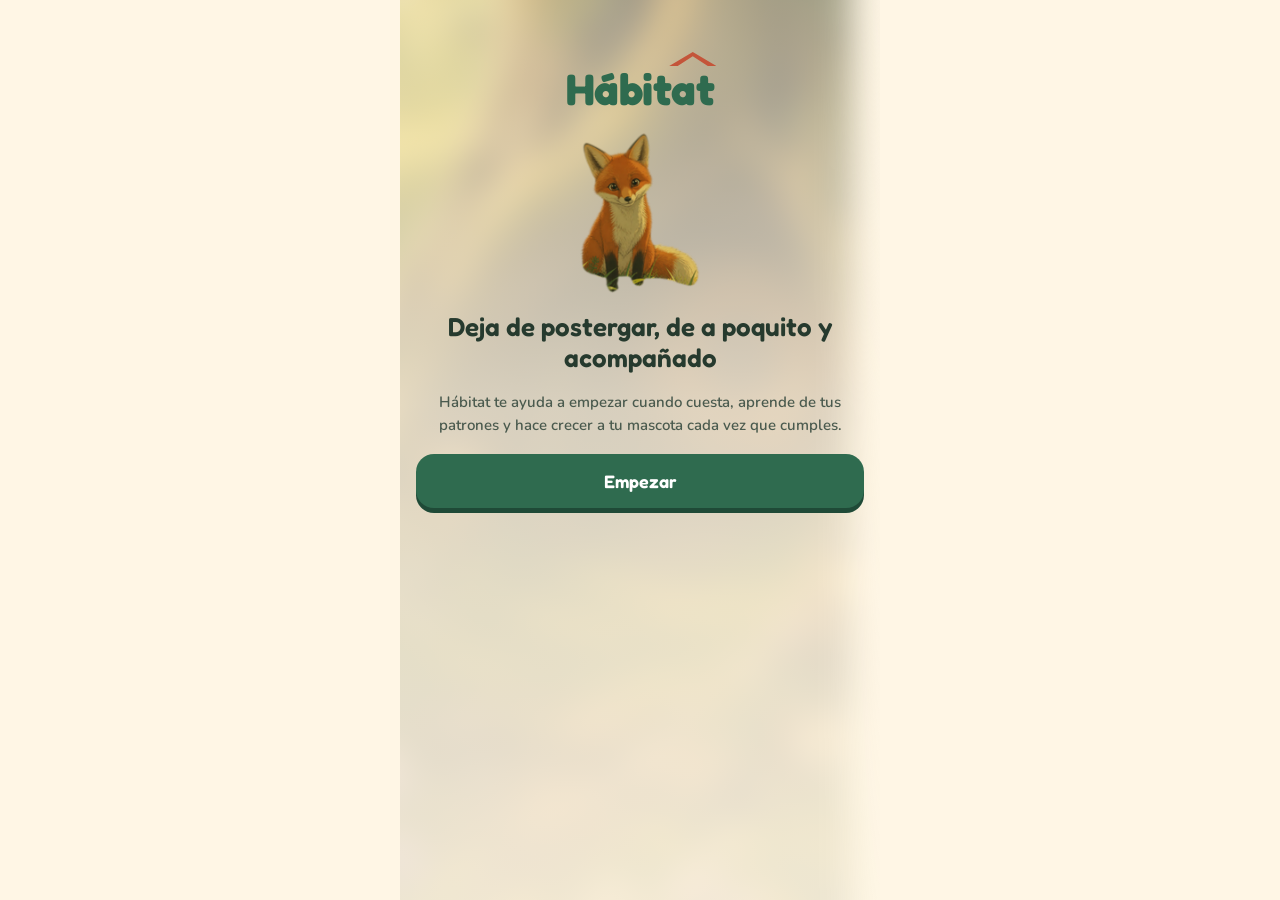
<file: habitat/index.html>
<!doctype html>
<html lang="es">
<head>
<meta charset="utf-8">
<meta name="viewport" content="width=device-width, initial-scale=1, viewport-fit=cover">
<title>Hábitat</title>
<meta name="description" content="Hábitat: deja de postergar, de a poquito y acompañado de tu mascota.">
<meta name="theme-color" content="#7FB069">
<meta name="apple-mobile-web-app-capable" content="yes">
<meta name="mobile-web-app-capable" content="yes">
<meta name="apple-mobile-web-app-status-bar-style" content="default">
<meta name="apple-mobile-web-app-title" content="Hábitat">
<link rel="manifest" href="manifest.webmanifest">
<link rel="icon" type="image/png" sizes="32x32" href="icons/favicon-32.png">
<link rel="apple-touch-icon" href="icons/apple-180.png">
<link rel="preconnect" href="https://fonts.googleapis.com">
<link rel="preconnect" href="https://fonts.gstatic.com" crossorigin>
<link href="https://fonts.googleapis.com/css2?family=Fredoka:wght@500;600;700&family=Nunito:wght@400;600;700;800&display=swap" rel="stylesheet">
<link rel="stylesheet" href="css/app.css">
</head>
<body>
<div id="app"><div style="min-height:100vh;display:flex;align-items:center;justify-content:center;font-family:sans-serif;color:#2F6B4F">Cargando Hábitat…</div></div>
<noscript>Hábitat necesita JavaScript activado.</noscript>
<script src="js/vendor/lottie_light.min.js"></script>
<script type="module" src="js/app.js"></script>
</body>
</html>
</file>
<file: habitat/css/app.css>
:root {
  --cielo: #8EC5E8;
  --pradera: #7FB069;
  --bosque: #2F6B4F;
  --bosque-osc: #1F4A37;
  --sol: #F6C453;
  --teja: #C4553A;
  --teja-osc: #9A3F2A;
  --crema: #FFF6E5;
  --tinta: #263A2E;
  --suave: #3D5245;
  --gris: #4A5A4E;
  --linea: #E0D5BC;
  --card: rgba(255, 255, 255, 0.9);
  --safe-b: env(safe-area-inset-bottom, 0px);
  --safe-t: env(safe-area-inset-top, 0px);
  color-scheme: light;
}
* { box-sizing: border-box; -webkit-tap-highlight-color: transparent; }
html, body { margin: 0; height: 100%; background: var(--crema); }
body {
  font-family: Nunito, system-ui, -apple-system, sans-serif;
  color: var(--tinta);
  font-size: 15px;
  overscroll-behavior: none;
  -webkit-font-smoothing: antialiased;
}
h1, h2, h3, .display { font-family: Fredoka, Nunito, sans-serif; font-weight: 600; margin: 0; }
button, input, textarea, select { font: inherit; color: inherit; }
button { cursor: pointer; }
a { color: var(--bosque); }
img { max-width: 100%; }
[hidden] { display: none !important; }
:focus-visible { outline: 3px solid var(--sol); outline-offset: 2px; }

#app { position: relative; max-width: 480px; min-height: 100%; margin: 0 auto; overflow: hidden; }

/* Fondo pintado borroso que une la pantalla con el mundo de la mascota */
.backdrop { position: fixed; inset: 0; max-width: 480px; margin: 0 auto; z-index: 0; overflow: hidden; pointer-events: none; }
.backdrop img { position: absolute; inset: -40px; width: calc(100% + 80px); height: calc(100% + 80px); object-fit: cover; filter: blur(16px) saturate(1.2); transform: scale(1.05); }
.backdrop::after { content: ''; position: absolute; inset: 0; background: linear-gradient(180deg, rgba(255,246,229,.55), rgba(255,246,229,.82) 45%, rgba(255,246,229,.9)); }
.backdrop.light img { filter: blur(5px) saturate(1.15); }
.backdrop.light::after { background: rgba(255,246,229,.8); }

.screen { position: relative; z-index: 1; min-height: 100vh; min-height: 100dvh; padding-bottom: calc(92px + var(--safe-b)); }
.screen.no-nav { padding-bottom: calc(24px + var(--safe-b)); }
.pad { padding: 0 16px; }
.stack { display: flex; flex-direction: column; gap: 12px; }
.row { display: flex; align-items: center; gap: 10px; }
.between { justify-content: space-between; }
.muted { color: var(--gris); font-weight: 600; font-size: 13px; }
.small { font-size: 12px; }
.bold { font-weight: 800; }

.topbar { display: flex; align-items: center; justify-content: space-between; gap: 12px; padding: calc(16px + var(--safe-t)) 16px 10px; }
.topbar h1 { font-size: 26px; }

.card { background: var(--card); border-radius: 22px; padding: 14px 16px; box-shadow: 0 4px 16px rgba(38,58,46,.08); }
.chip { display: inline-flex; align-items: center; gap: 6px; border-radius: 999px; padding: 5px 11px; font-size: 12px; font-weight: 800; }
.pill { display: inline-flex; align-items: center; gap: 6px; background: rgba(255,255,255,.92); border-radius: 999px; padding: 8px 13px; font-weight: 800; font-size: 14px; }

.btn { display: inline-flex; align-items: center; justify-content: center; gap: 10px; min-height: 54px; padding: 0 20px; border-radius: 18px; border: none; background: var(--bosque); color: #fff; font-family: Fredoka, sans-serif; font-weight: 600; font-size: 18px; box-shadow: 0 5px 0 var(--bosque-osc); text-decoration: none; transition: transform .08s, box-shadow .08s; }
.btn:active { transform: translateY(4px); box-shadow: 0 1px 0 var(--bosque-osc); }
.btn.block { width: 100%; }
.btn.red { background: var(--teja); box-shadow: 0 6px 0 var(--teja-osc); }
.btn.red:active { box-shadow: 0 1px 0 var(--teja-osc); }
.btn.ghost { background: #fff; color: var(--bosque); box-shadow: 0 4px 0 #D9CFB8; border: 2px solid var(--bosque); }
.btn.ghost:active { box-shadow: 0 0 0 #D9CFB8; }
.btn.link { background: none; box-shadow: none; color: var(--bosque); font-family: Nunito, sans-serif; font-weight: 800; font-size: 15px; min-height: 44px; }
.btn[disabled] { opacity: .5; pointer-events: none; }
.icon-btn { width: 44px; height: 44px; border-radius: 50%; border: none; background: rgba(255,255,255,.92); display: inline-flex; align-items: center; justify-content: center; flex-shrink: 0; }

label.field { display: flex; flex-direction: column; gap: 6px; font-weight: 800; font-size: 14px; }
.input, textarea.input { width: 100%; min-height: 50px; border-radius: 15px; border: 2px solid var(--linea); background: #fff; padding: 12px 14px; font-size: 16px; font-weight: 700; }
textarea.input { resize: vertical; line-height: 1.5; font-weight: 600; }
.input:focus { border-color: var(--pradera); outline: none; }

/* ---------- Héroe con el hogar de la mascota */
.hero { position: relative; height: 360px; overflow: hidden; border-radius: 0 0 32px 32px; background: var(--cielo); box-shadow: 0 8px 24px rgba(38,58,46,.25); }
.hero > img.scene { position: absolute; left: 0; width: 100%; height: auto; }
.hero .shade { position: absolute; left: 0; right: 0; top: 0; height: 130px; background: linear-gradient(180deg, rgba(24,44,34,.55), rgba(24,44,34,0)); pointer-events: none; }
.hero .hello { position: absolute; left: 16px; right: 16px; top: calc(14px + var(--safe-t)); display: flex; align-items: center; justify-content: space-between; z-index: 4; }
.hero .hello .who { color: #fff; text-shadow: 0 1px 4px rgba(0,0,0,.35); }
.hero .petbar { position: absolute; left: 12px; right: 12px; bottom: 12px; z-index: 4; display: flex; align-items: center; gap: 10px; background: rgba(255,255,255,.88); -webkit-backdrop-filter: blur(8px); backdrop-filter: blur(8px); border-radius: 16px; padding: 8px 12px; }
.bar { flex-grow: 1; height: 8px; border-radius: 999px; background: #E8E1CF; overflow: hidden; }
.bar > i { display: block; height: 100%; border-radius: 999px; background: var(--pradera); transition: width .6s ease; }
.fireflies span { position: absolute; width: 5px; height: 5px; border-radius: 50%; background: #FFF3C4; box-shadow: 0 0 8px 3px rgba(255,236,170,.8); animation: drift 8s ease-in-out infinite; pointer-events: none; z-index: 2; }
@keyframes drift { 0% { transform: translate(0,0); opacity: 0 } 20%, 80% { opacity: .9 } 100% { transform: translate(30px,-70px); opacity: 0 } }

/* ---------- Mascota */
.pet { position: absolute; z-index: 3; padding: 0; margin: 0; border: none; background: none; touch-action: manipulation; }
.pet .pet-flip { position: absolute; inset: 0; transition: transform .35s ease; display: block; }
.pet .pet-anim { position: absolute; inset: 0; display: block; filter: drop-shadow(0 2px 2px rgba(38,58,46,.2)); }
.pet .pet-anim svg { display: block; }
.pet-bubble { position: absolute; left: 50%; top: 4%; transform: translate(-50%, -100%); background: #fff; color: var(--tinta); border-radius: 16px; padding: 8px 12px; font-size: 13px; font-weight: 800; white-space: nowrap; box-shadow: 0 4px 12px rgba(38,58,46,.2); pointer-events: none; z-index: 5; max-width: 260px; }
.pet-bubble::after { content: ''; position: absolute; left: 50%; bottom: -6px; width: 12px; height: 12px; background: #fff; transform: translateX(-50%) rotate(45deg); }
.pet-bubble.pop { animation: pop .35s ease-out both; }
@keyframes pop { 0% { transform: translate(-50%, -100%) scale(.3); opacity: 0 } 70% { transform: translate(-50%, -100%) scale(1.08); opacity: 1 } 100% { transform: translate(-50%, -100%) scale(1) } }
.pet.special::before { content: ''; position: absolute; left: 15%; right: 15%; bottom: 6%; height: 70%; border-radius: 50%; background: radial-gradient(closest-side, rgba(255,228,138,.55), rgba(255,228,138,0)); animation: aura 3s ease-in-out infinite; }
@keyframes aura { 50% { transform: scale(1.12); opacity: .7 } }

/* ---------- Tareas */
.task { display: flex; align-items: center; gap: 12px; background: var(--card); border-radius: 18px; padding: 8px 10px 8px 8px; box-shadow: 0 2px 10px rgba(38,58,46,.06); }
.task .thumb { width: 52px; height: 52px; border-radius: 14px; object-fit: cover; object-position: 50% 62%; flex-shrink: 0; box-shadow: 0 2px 6px rgba(38,58,46,.2); }
.task .body { flex-grow: 1; min-width: 0; text-align: left; background: none; border: none; padding: 4px 0; display: flex; flex-direction: column; gap: 2px; }
.task .t { font-weight: 800; font-size: 15px; }
.task.done .t { text-decoration: line-through; text-decoration-thickness: 2px; color: var(--suave); }
.check { width: 46px; height: 46px; border-radius: 50%; border: 3px solid #CFC6B0; background: #fff; display: flex; align-items: center; justify-content: center; flex-shrink: 0; transition: background .2s, transform .15s; }
.check svg { opacity: 0; }
.check.on { border: none; background: var(--bosque); }
.check.on.min { background: #D9A21F; }
.check.on svg { opacity: 1; }
.check:active { transform: scale(.9); }

/* ---------- Navegación inferior */
.nav { position: fixed; z-index: 20; left: 0; right: 0; bottom: 0; max-width: 480px; margin: 0 auto; display: flex; justify-content: space-around; align-items: stretch; height: calc(70px + var(--safe-b)); padding-bottom: var(--safe-b); background: rgba(255,255,255,.94); -webkit-backdrop-filter: blur(10px); backdrop-filter: blur(10px); border-top: 1px solid rgba(224,213,188,.8); }
.nav a { flex: 1; display: flex; flex-direction: column; align-items: center; justify-content: center; gap: 3px; font-size: 11px; font-weight: 700; color: var(--gris); text-decoration: none; }
.nav a.on { color: var(--bosque); font-weight: 800; }
.nav a svg { stroke: currentColor; }

/* ---------- Hoja inferior (modal) */
.sheet-wrap { position: fixed; inset: 0; z-index: 50; display: flex; align-items: flex-end; justify-content: center; background: rgba(24,44,34,.45); animation: fade .2s ease-out; }
.sheet { width: 100%; max-width: 480px; max-height: 88vh; overflow-y: auto; background: var(--crema); border-radius: 26px 26px 0 0; padding: 10px 18px calc(22px + var(--safe-b)); animation: up .28s cubic-bezier(.2,.8,.3,1); }
.sheet .grab { width: 44px; height: 5px; border-radius: 9px; background: var(--linea); margin: 0 auto 12px; }
@keyframes fade { from { opacity: 0 } }
@keyframes up { from { transform: translateY(100%) } }
.level { display: flex; align-items: center; gap: 12px; width: 100%; text-align: left; border: 2px solid var(--linea); background: #fff; border-radius: 18px; padding: 12px 14px; }
.level .dot { width: 18px; height: 18px; border-radius: 50%; flex-shrink: 0; }

/* ---------- Varios */
.grid2 { display: grid; grid-template-columns: repeat(2, minmax(0, 1fr)); gap: 10px; }
.grid4 { display: grid; grid-template-columns: repeat(4, minmax(0, 1fr)); gap: 8px; }
.grid5 { display: grid; grid-template-columns: repeat(5, minmax(0, 1fr)); gap: 8px; }
.grid7 { display: grid; grid-template-columns: repeat(7, minmax(0, 1fr)); gap: 6px; }
.pet-tile { height: 64px; border-radius: 18px; background: rgba(255,255,255,.75); border: 2px solid rgba(224,213,188,.9); display: flex; align-items: center; justify-content: center; padding: 4px; transition: transform .15s; }
.pet-tile img { max-height: 52px; max-width: 100%; object-fit: contain; }
.pet-tile.on { background: #fff; border: 3px solid var(--bosque); transform: scale(1.06); }
.place img { width: 100%; height: 62px; border-radius: 14px; object-fit: cover; object-position: 50% 60%; box-shadow: 0 2px 6px rgba(38,58,46,.2); display: block; }
.place div { text-align: center; font-size: 11px; font-weight: 800; color: var(--suave); margin-top: 4px; }
.day { aspect-ratio: 1; border-radius: 11px; display: flex; align-items: center; justify-content: center; font-size: 12px; font-weight: 800; }
.daychip { min-width: 40px; height: 40px; border-radius: 12px; border: 2px solid var(--linea); background: #fff; font-weight: 800; }
.daychip.on { background: var(--bosque); border-color: var(--bosque); color: #fff; }
.feel { min-height: 76px; border-radius: 18px; border: 2px solid rgba(224,213,188,.9); background: rgba(255,255,255,.92); font-size: 15px; font-weight: 800; text-align: left; padding: 12px 14px; display: flex; flex-direction: column; gap: 6px; }
.feel i { width: 14px; height: 14px; border-radius: 50%; display: block; }
.timer { width: 230px; height: 230px; border-radius: 50%; background: #fff; display: flex; flex-direction: column; align-items: center; justify-content: center; gap: 2px; position: relative; }
.timer svg.ring { position: absolute; inset: 0; transform: rotate(-90deg); }
.timer .num { font-family: Fredoka, sans-serif; font-weight: 600; font-size: 56px; color: var(--bosque); }
.dots { display: flex; gap: 8px; }
.dots i { width: 28px; height: 8px; border-radius: 99px; background: var(--linea); }
.dots i.on { background: var(--bosque); }
.stage { position: relative; }
.toast { position: fixed; left: 50%; bottom: calc(90px + var(--safe-b)); transform: translateX(-50%); z-index: 60; background: var(--tinta); color: #fff; border-radius: 14px; padding: 10px 16px; font-weight: 700; font-size: 14px; animation: fade .2s; max-width: 90vw; }
.bars { display: flex; align-items: flex-end; gap: 8px; height: 130px; }
.bars > div { flex: 1; height: 100%; display: flex; flex-direction: column; align-items: center; justify-content: flex-end; gap: 6px; }
.bars b { width: 100%; border-radius: 8px 8px 4px 4px; display: block; min-height: 4px; }
.empty { text-align: center; padding: 24px 12px; }
.logo { font-family: Fredoka, sans-serif; font-weight: 700; font-size: 44px; color: var(--bosque); letter-spacing: -.5px; }
.logo span { position: relative; }
.logo span::before { content: ''; position: absolute; left: -2px; right: -2px; top: -10px; height: 14px; background: var(--teja); clip-path: polygon(50% 0, 100% 100%, 82% 100%, 50% 30%, 18% 100%, 0 100%); }
@media (prefers-reduced-motion: reduce) {
  *, *::before, *::after { animation-duration: .01ms !important; animation-iteration-count: 1 !important; transition-duration: .01ms !important; }
}
@keyframes kb { 0% { transform: scale(1.04) translate(0,0) } 100% { transform: scale(1.16) translate(-12px,-8px) } }

/* ---------- v1.1 */
.pet-tile { position: relative; overflow: hidden; padding: 0; height: auto; aspect-ratio: 1; }
.pet-tile img.home { position: absolute; inset: 0; width: 100%; height: 100%; object-fit: cover; object-position: 50% 62%; filter: saturate(1.1); }
.pet-tile img.who { position: absolute; left: 50%; bottom: 10%; transform: translateX(-50%); max-height: 70%; max-width: 86%; filter: drop-shadow(0 3px 2px rgba(20,40,30,.35)); }
.pet-tile::after { content: ''; position: absolute; inset: 0; border-radius: inherit; box-shadow: inset 0 -18px 20px -14px rgba(20,40,30,.35); pointer-events: none; }
.pet-tile.on { border: 3px solid var(--bosque); box-shadow: 0 0 0 3px rgba(127,176,105,.45); }
.places .place img { height: auto; aspect-ratio: 3 / 4; object-position: 50% 55%; }
.scene-pick { position: relative; padding: 0; border: 3px solid transparent; border-radius: 16px; overflow: hidden; background: #fff; aspect-ratio: 3 / 4; }
.scene-pick img { position: absolute; inset: 0; width: 100%; height: 100%; object-fit: cover; object-position: 50% 58%; }
.scene-pick span { position: absolute; left: 0; right: 0; bottom: 0; padding: 14px 4px 6px; font-size: 11px; font-weight: 800; color: #fff; text-align: center; line-height: 1.15; background: linear-gradient(180deg, rgba(20,40,30,0), rgba(20,40,30,.75)); }
.scene-pick.on { border-color: var(--bosque); box-shadow: 0 0 0 3px rgba(127,176,105,.45); }
.swap { display: inline-flex; align-items: center; gap: 4px; border: none; background: #E3F0D8; color: var(--bosque); border-radius: 12px; padding: 6px 10px; font-size: 12px; font-weight: 800; flex-shrink: 0; min-height: 36px; }
.swap svg { width: 16px; height: 16px; stroke: currentColor; }
.pet-bubble { white-space: normal; text-align: center; width: max-content; max-width: min(230px, 70vw); line-height: 1.3; transform: translate(calc(-50% + var(--dx, 0px)), calc(-100% + var(--dy, 0px))); }
.pet-bubble::after { left: calc(50% - var(--dx, 0px)); }
@keyframes pop { 0% { transform: translate(calc(-50% + var(--dx, 0px)), calc(-100% + var(--dy, 0px))) scale(.3); opacity: 0 } 70% { transform: translate(calc(-50% + var(--dx, 0px)), calc(-100% + var(--dy, 0px))) scale(1.08); opacity: 1 } 100% { transform: translate(calc(-50% + var(--dx, 0px)), calc(-100% + var(--dy, 0px))) scale(1) } }
/* Luz compartida por la escena y la mascota: las une en una sola pintura */
.hero::after { content: ''; position: absolute; inset: 0; z-index: 3; pointer-events: none;
  background: radial-gradient(120% 70% at 80% 0%, rgba(255,230,170,.28), rgba(255,230,170,0) 60%), radial-gradient(140% 90% at 50% 55%, rgba(0,0,0,0) 55%, rgba(20,35,25,.28) 100%);
  mix-blend-mode: soft-light; }
.hero .petbar, .hero .hello { z-index: 5; }
</file>
